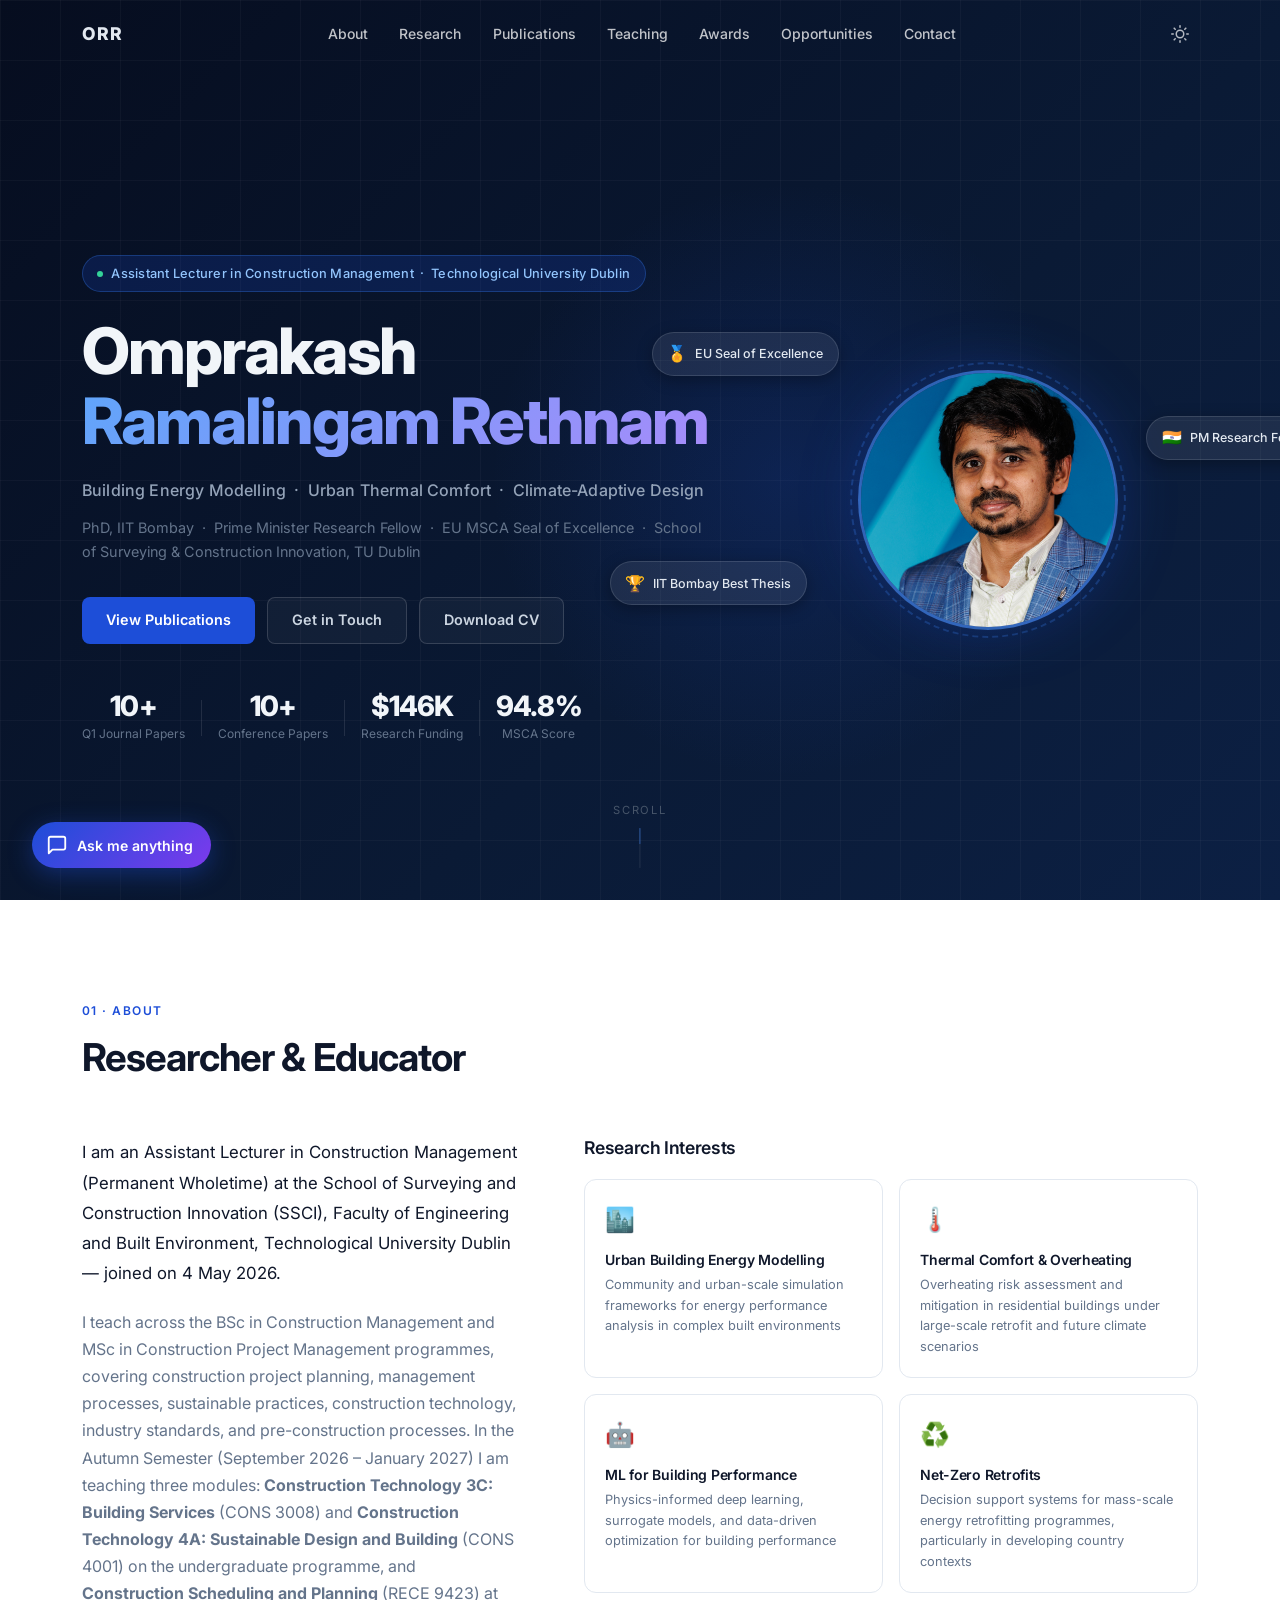
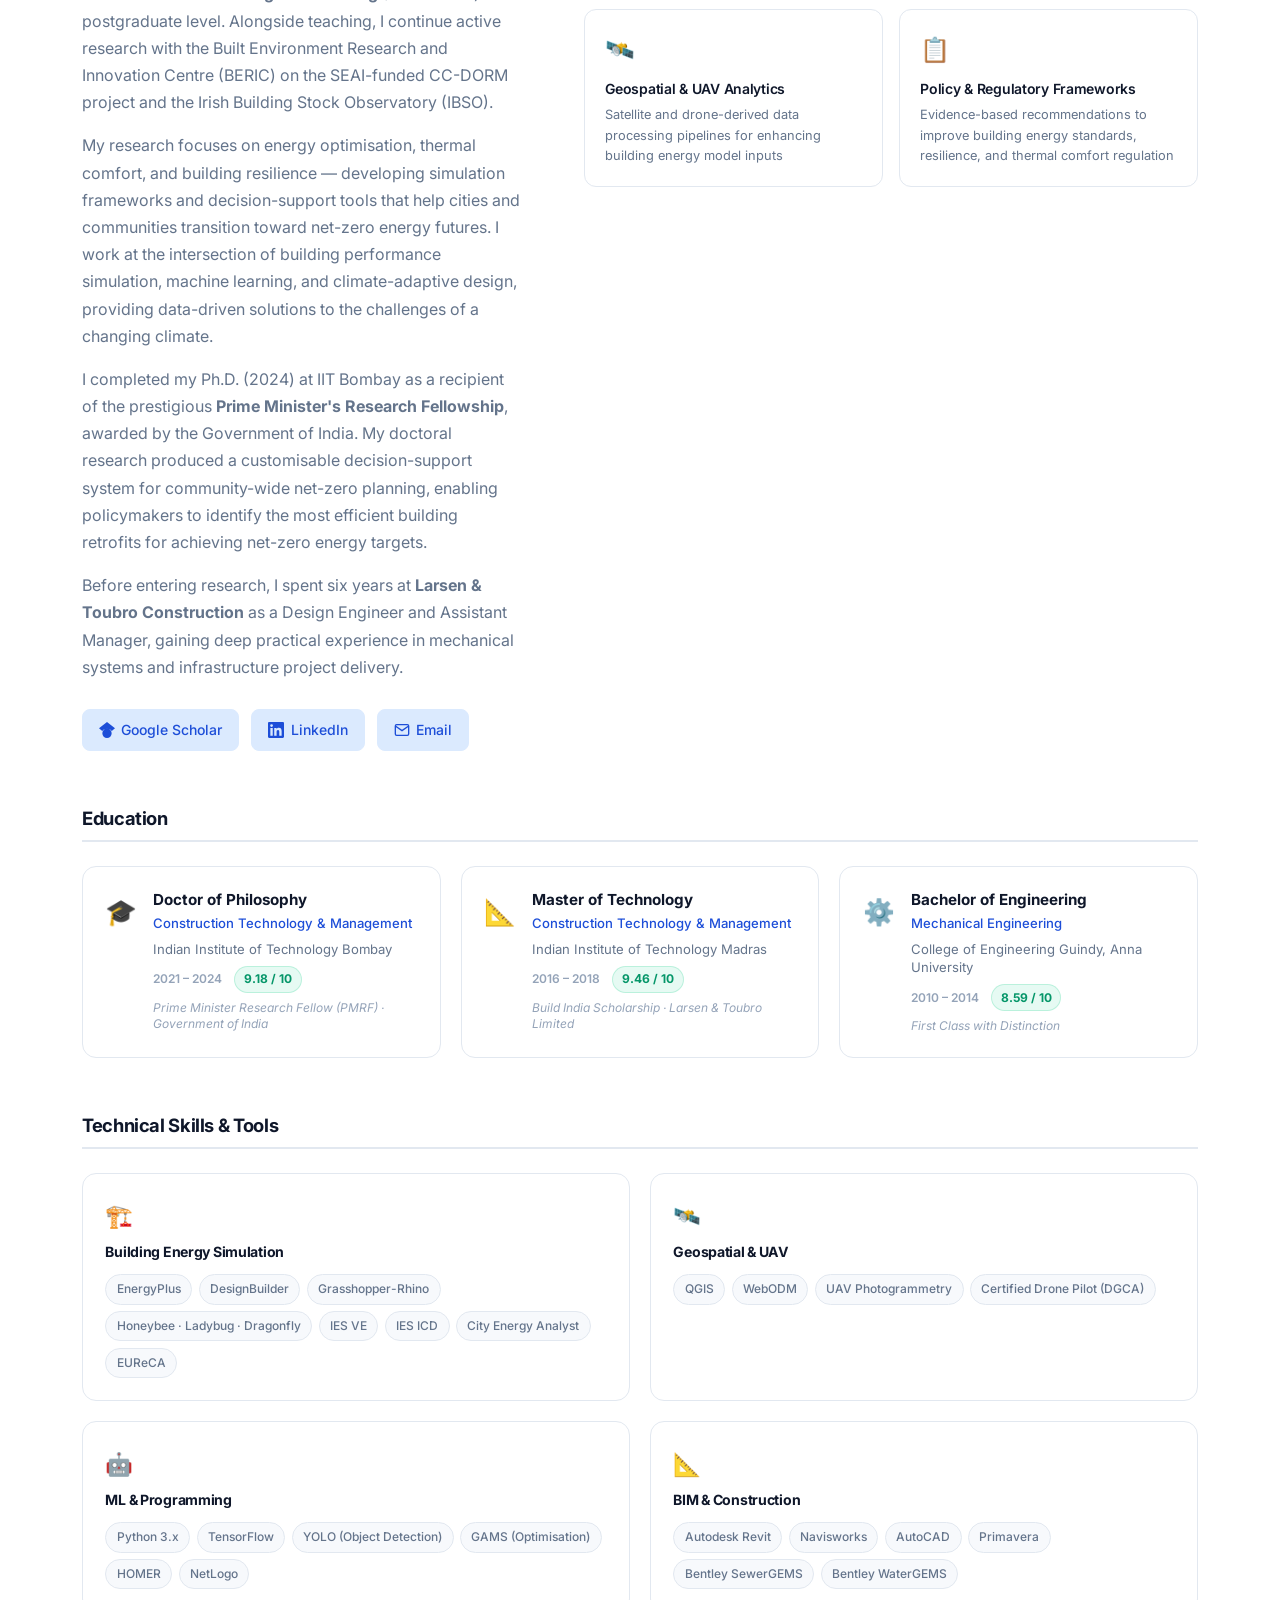
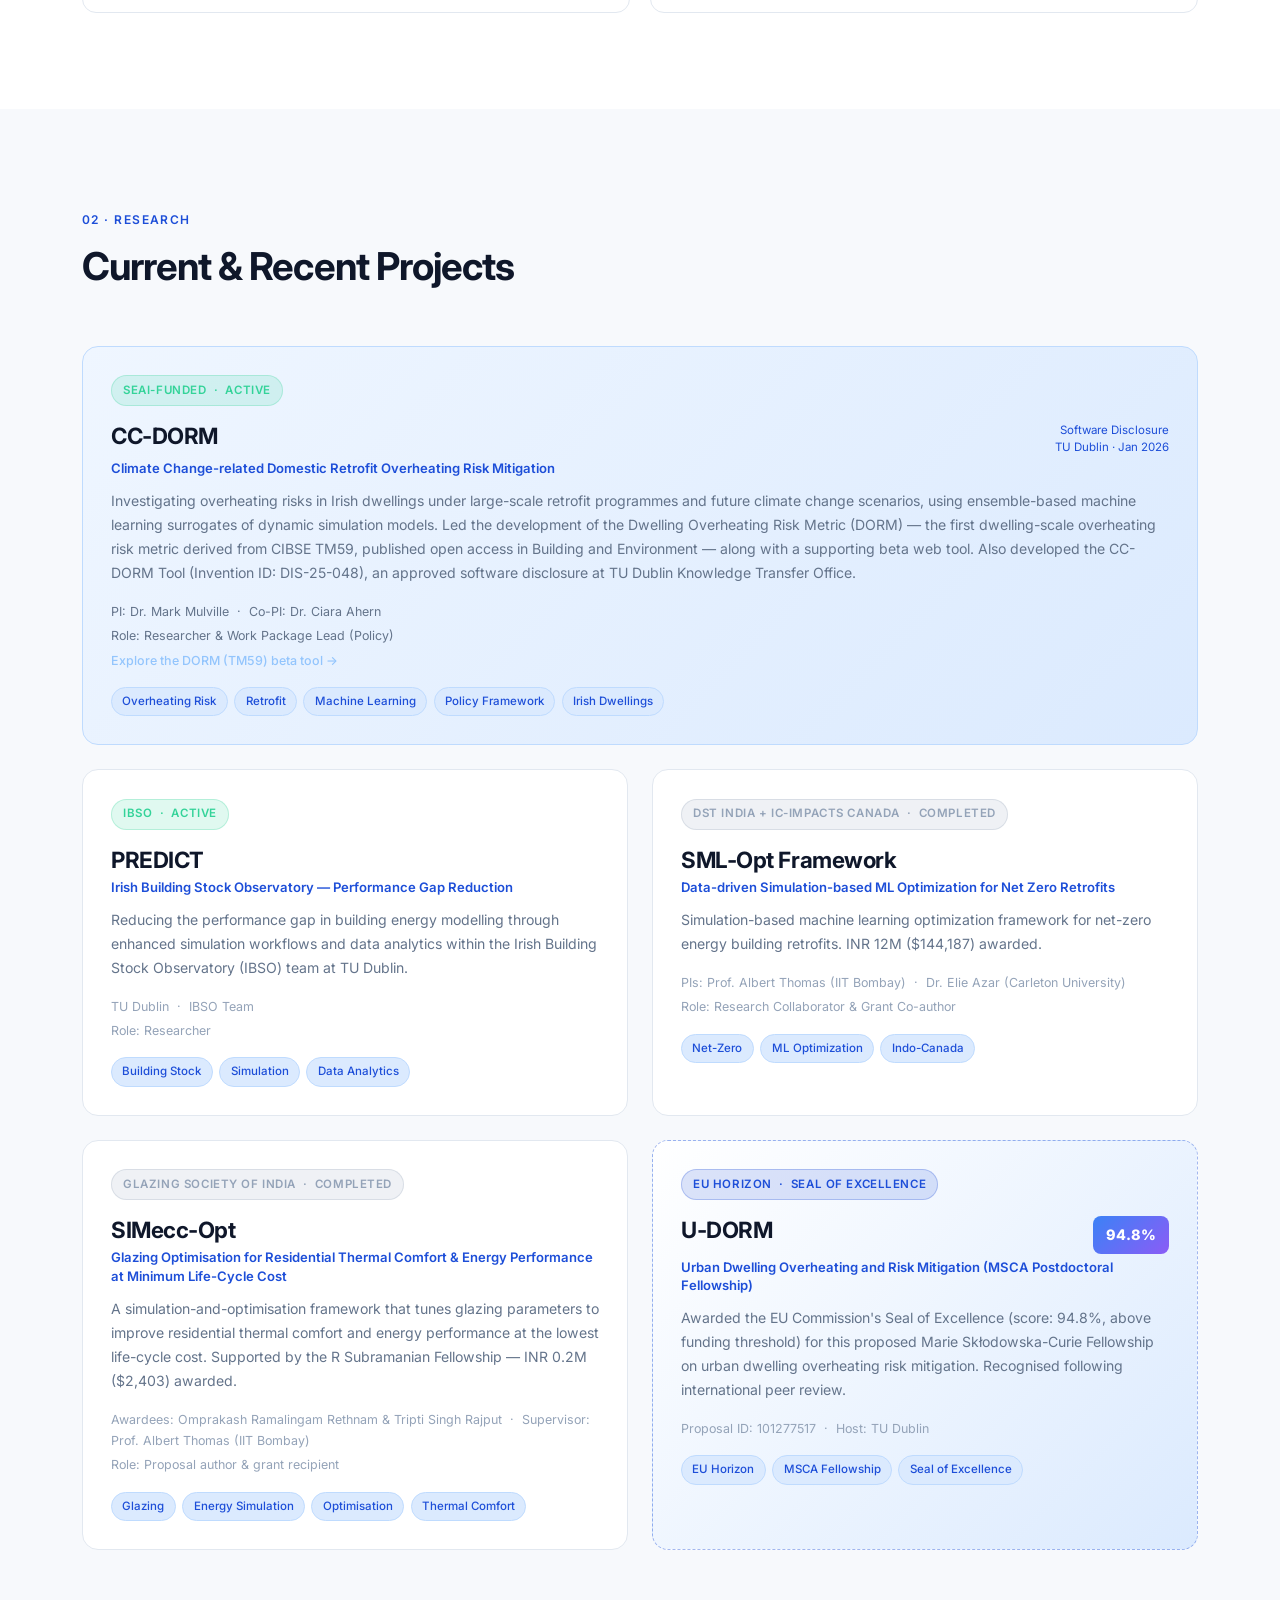
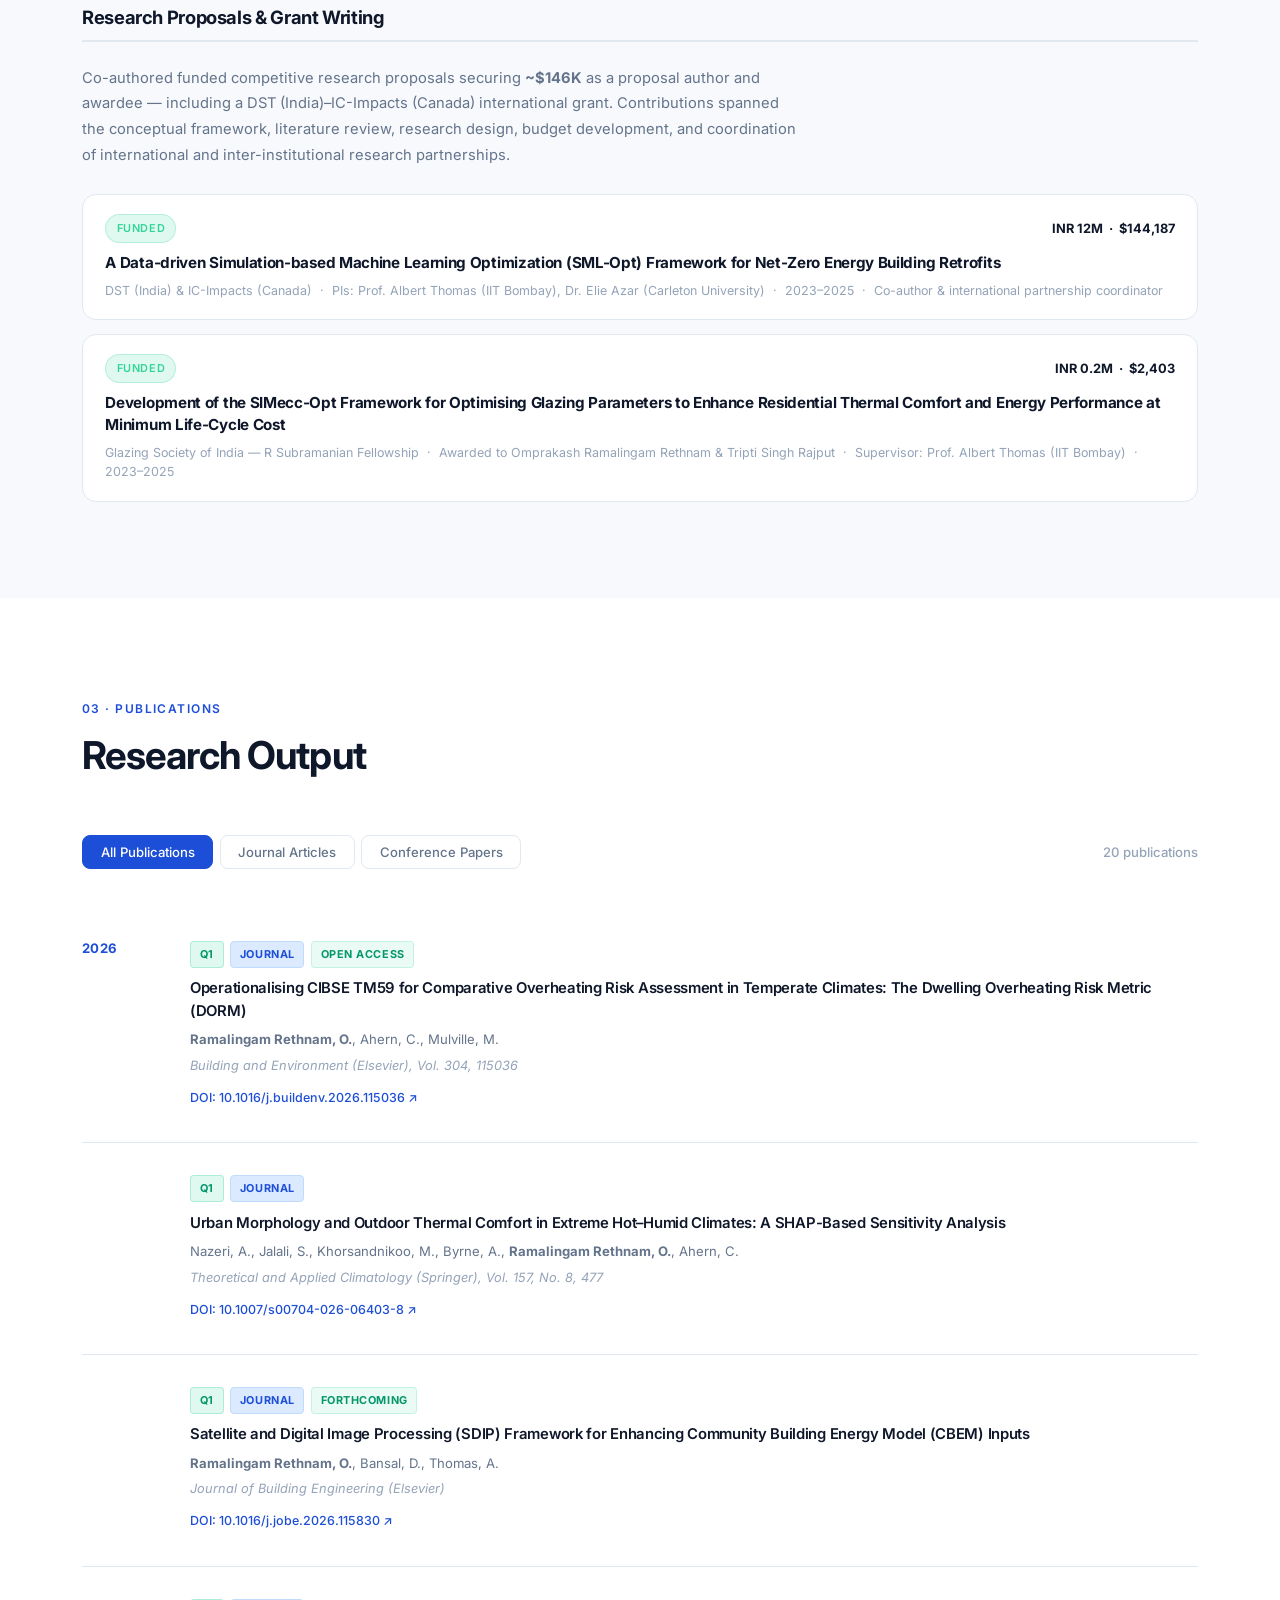
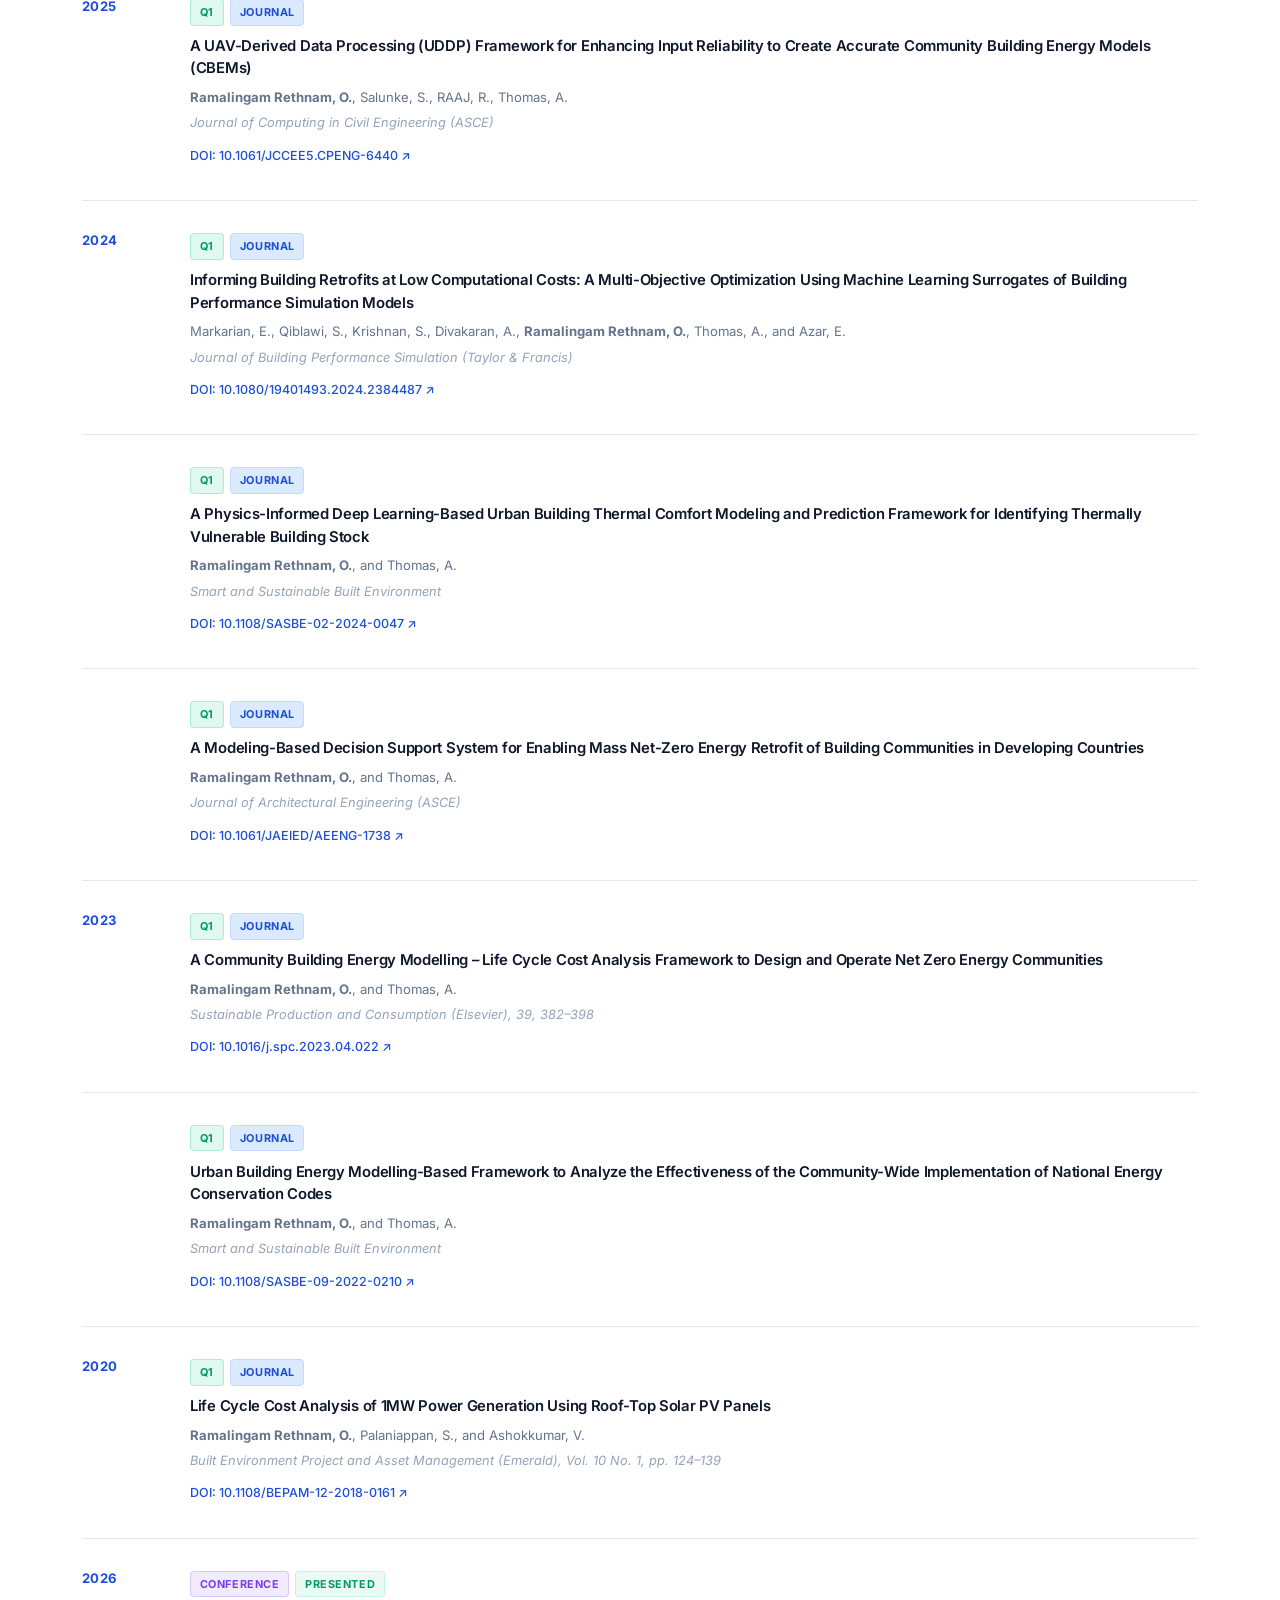
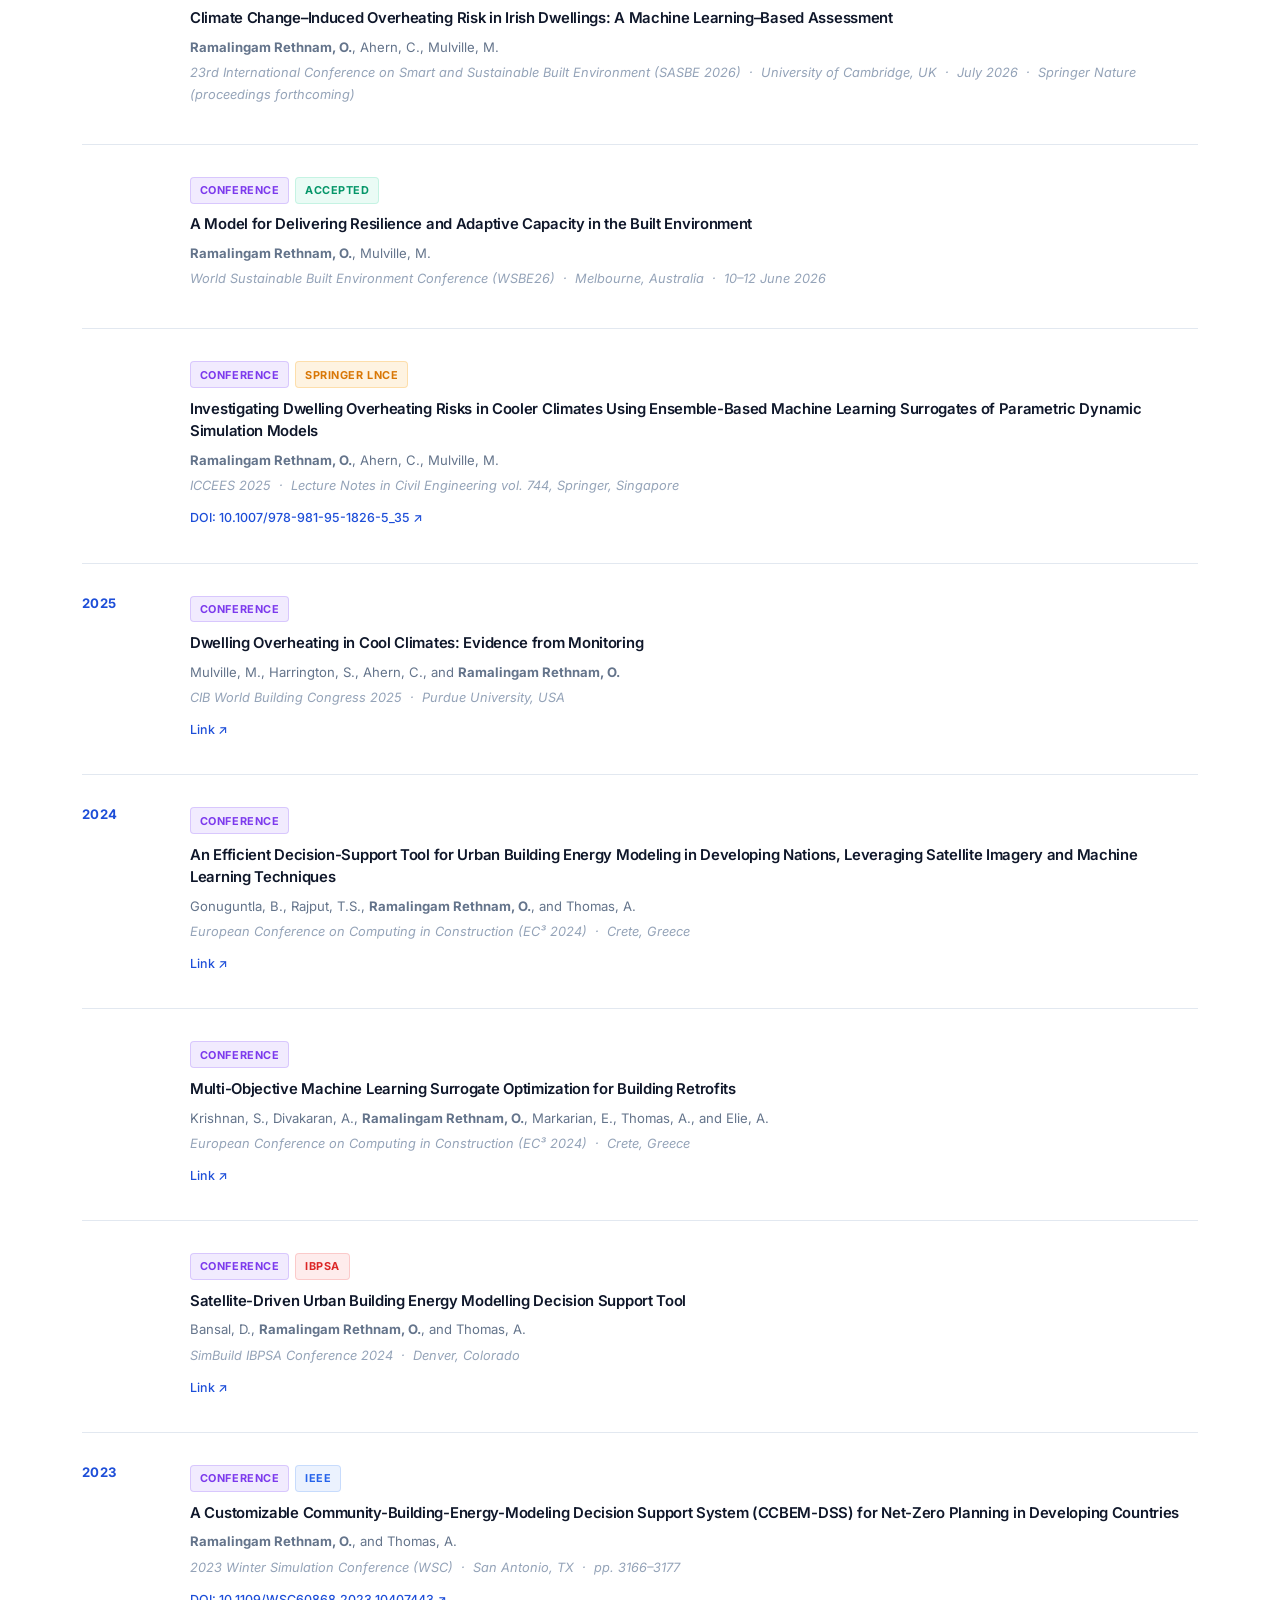
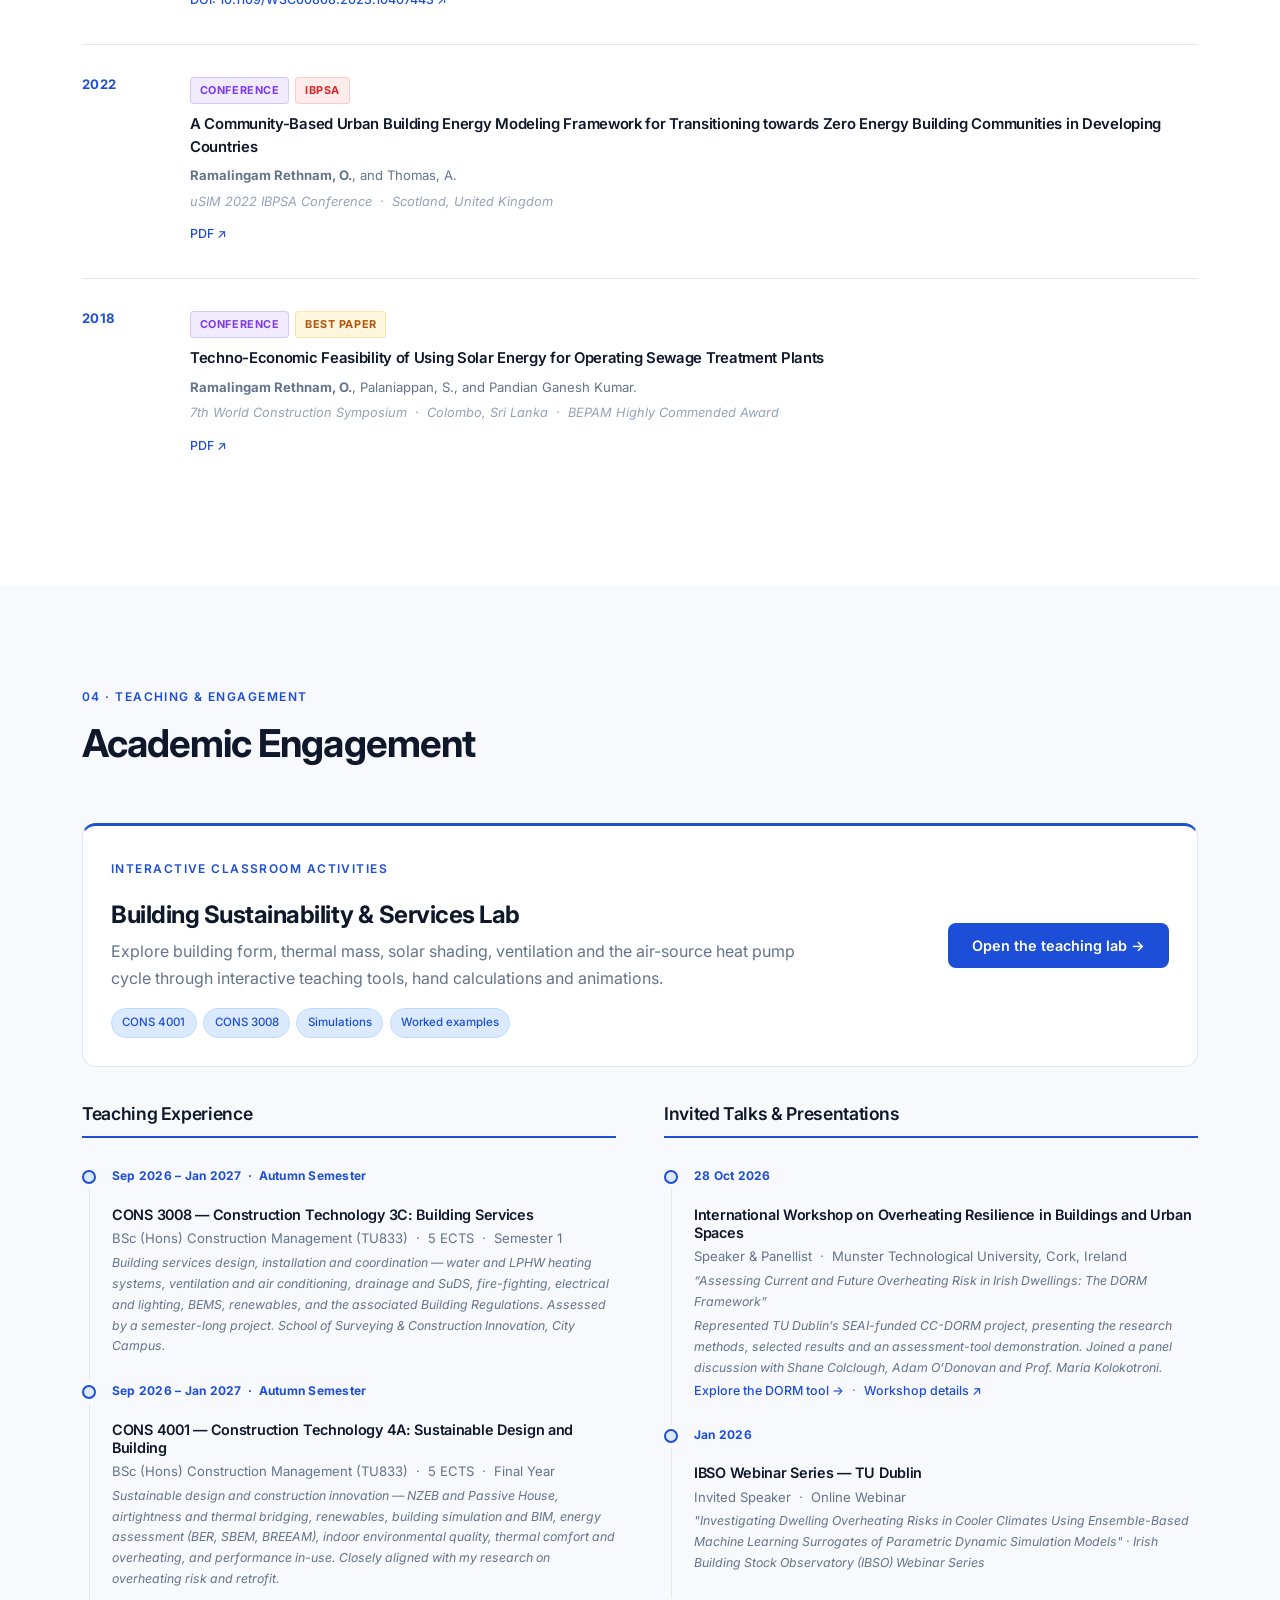
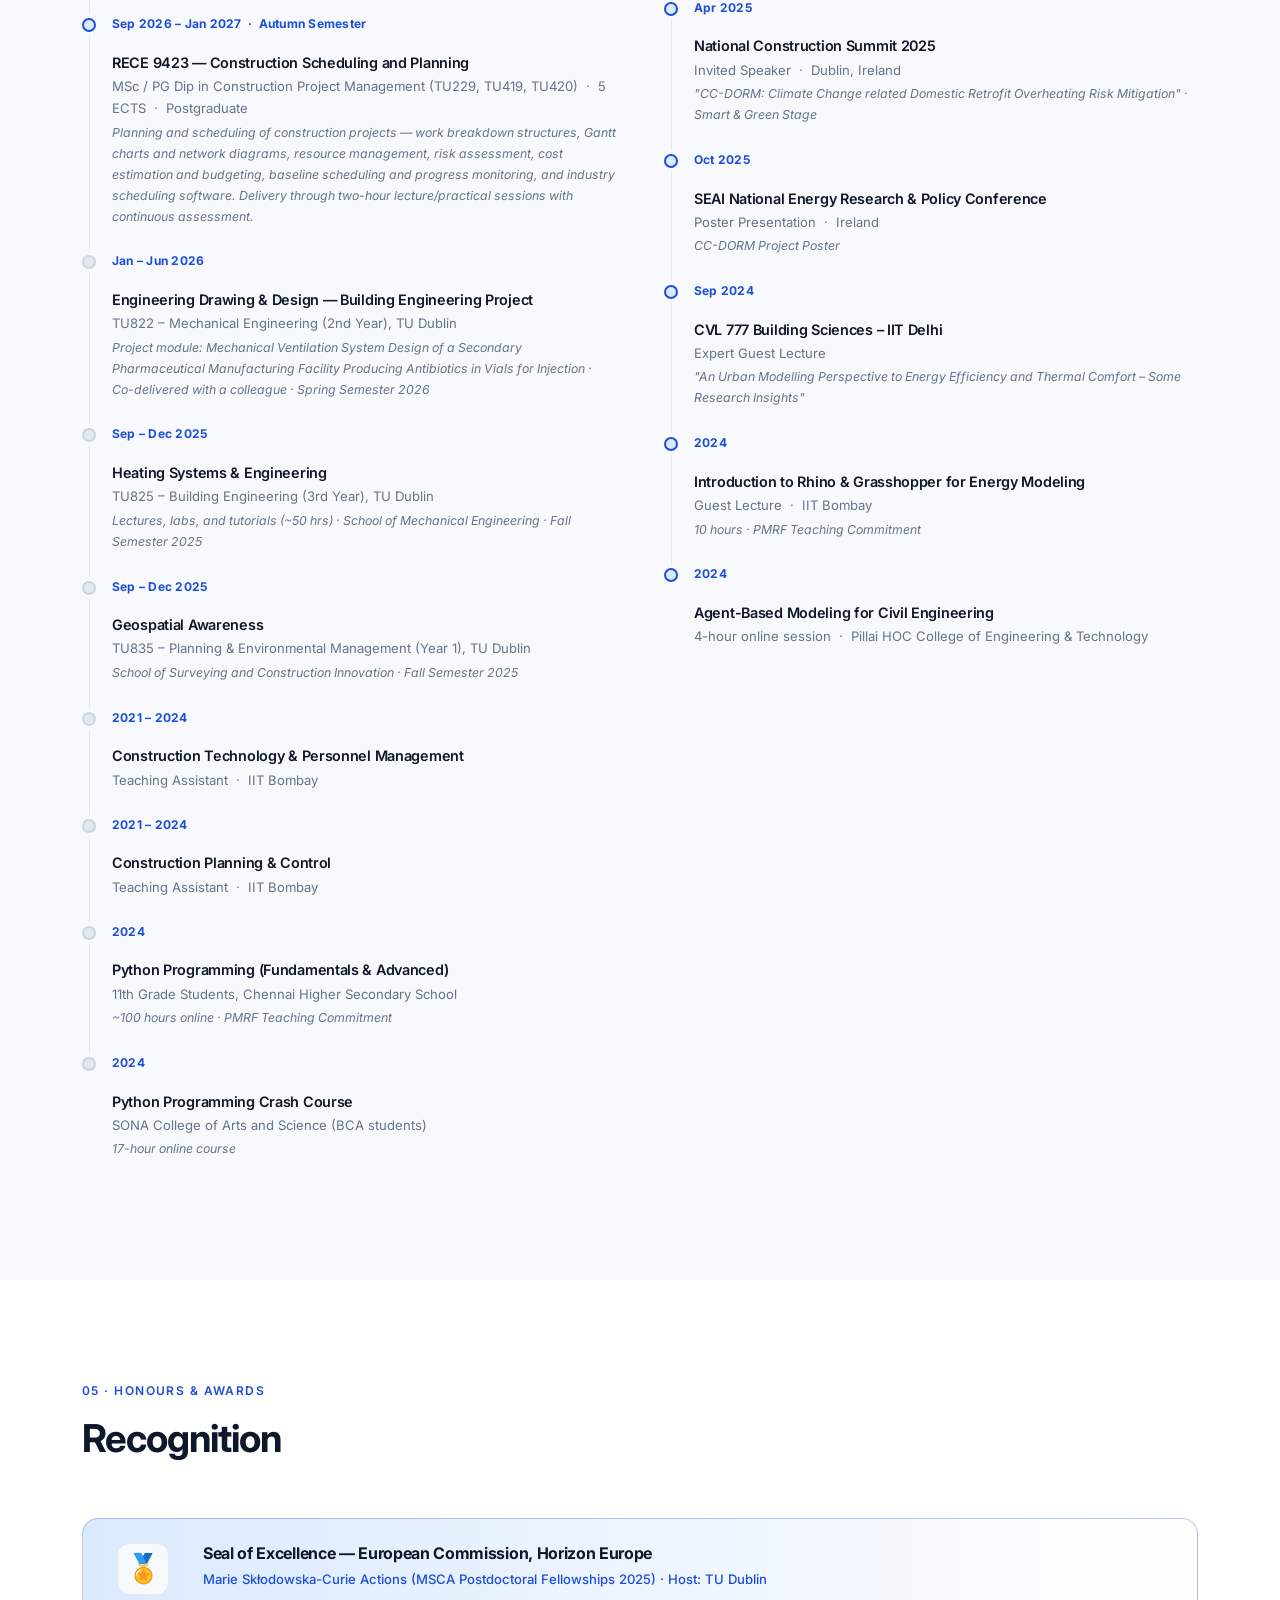
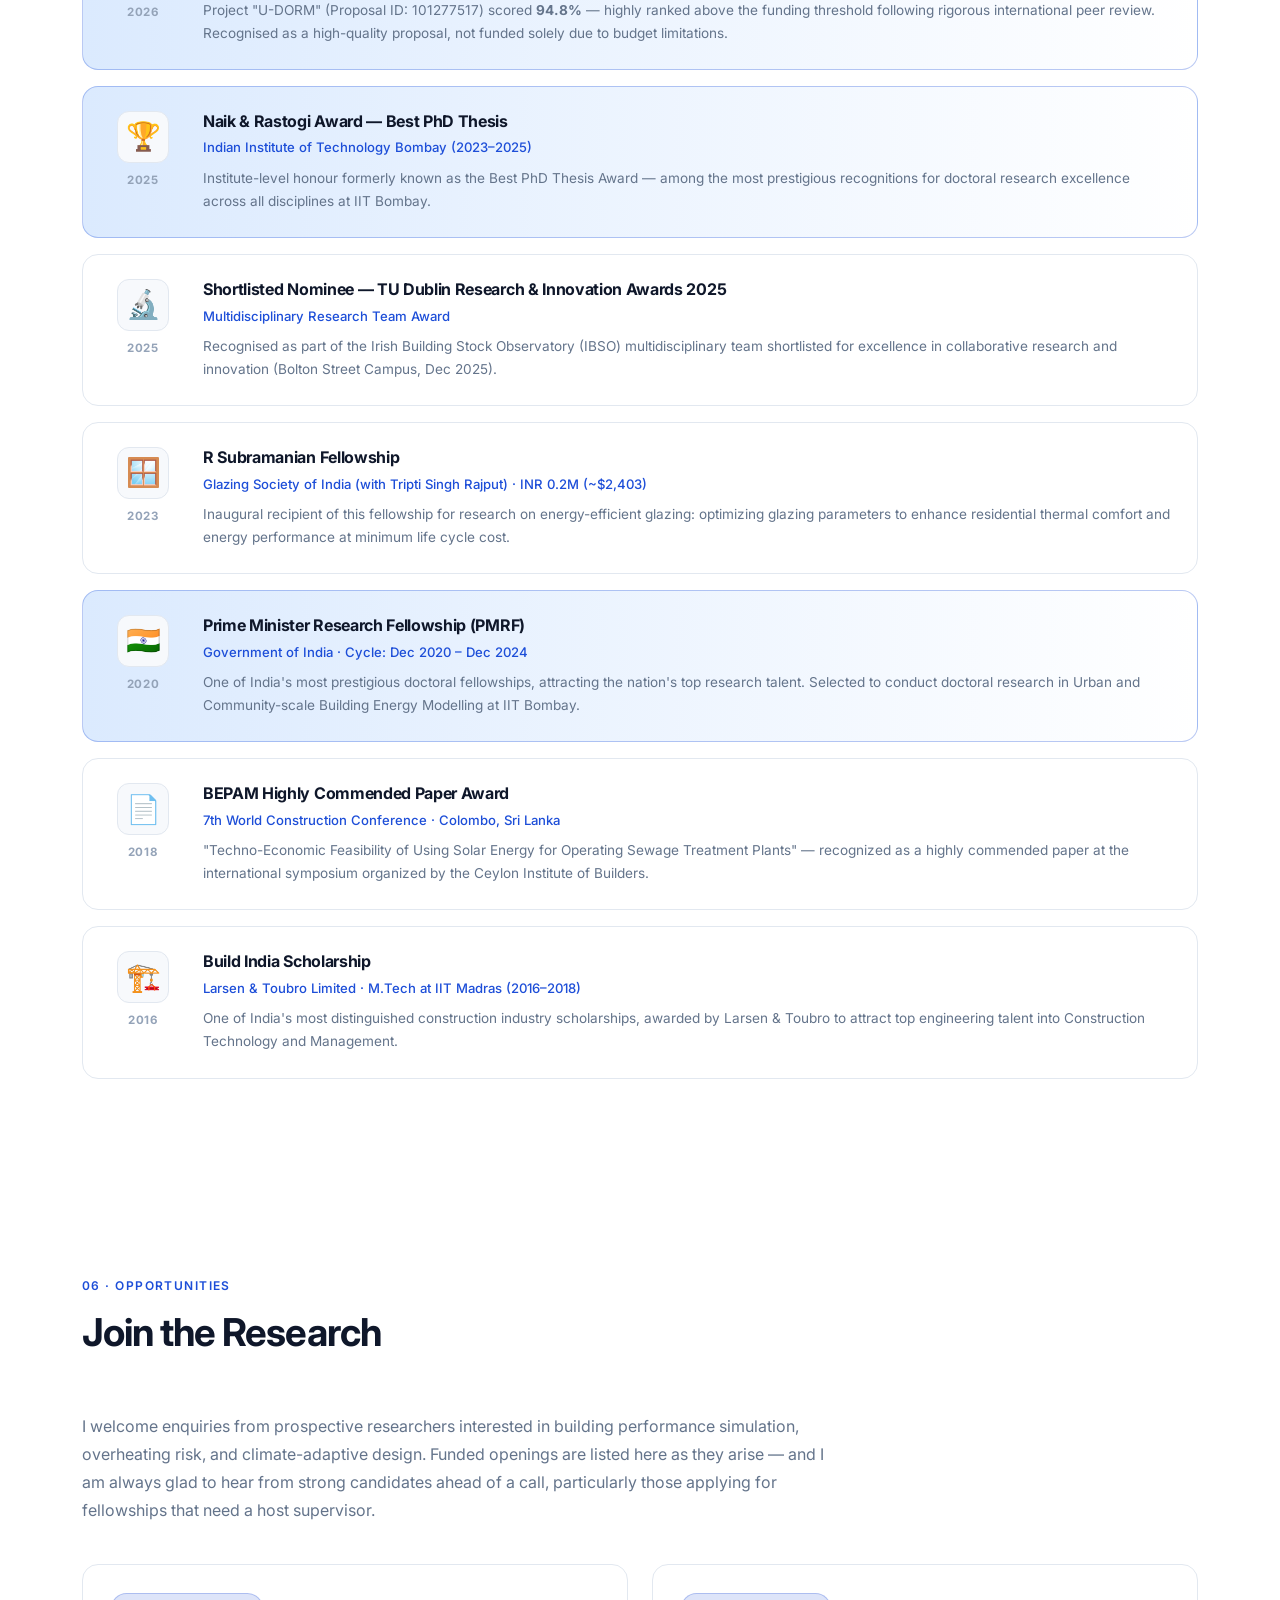
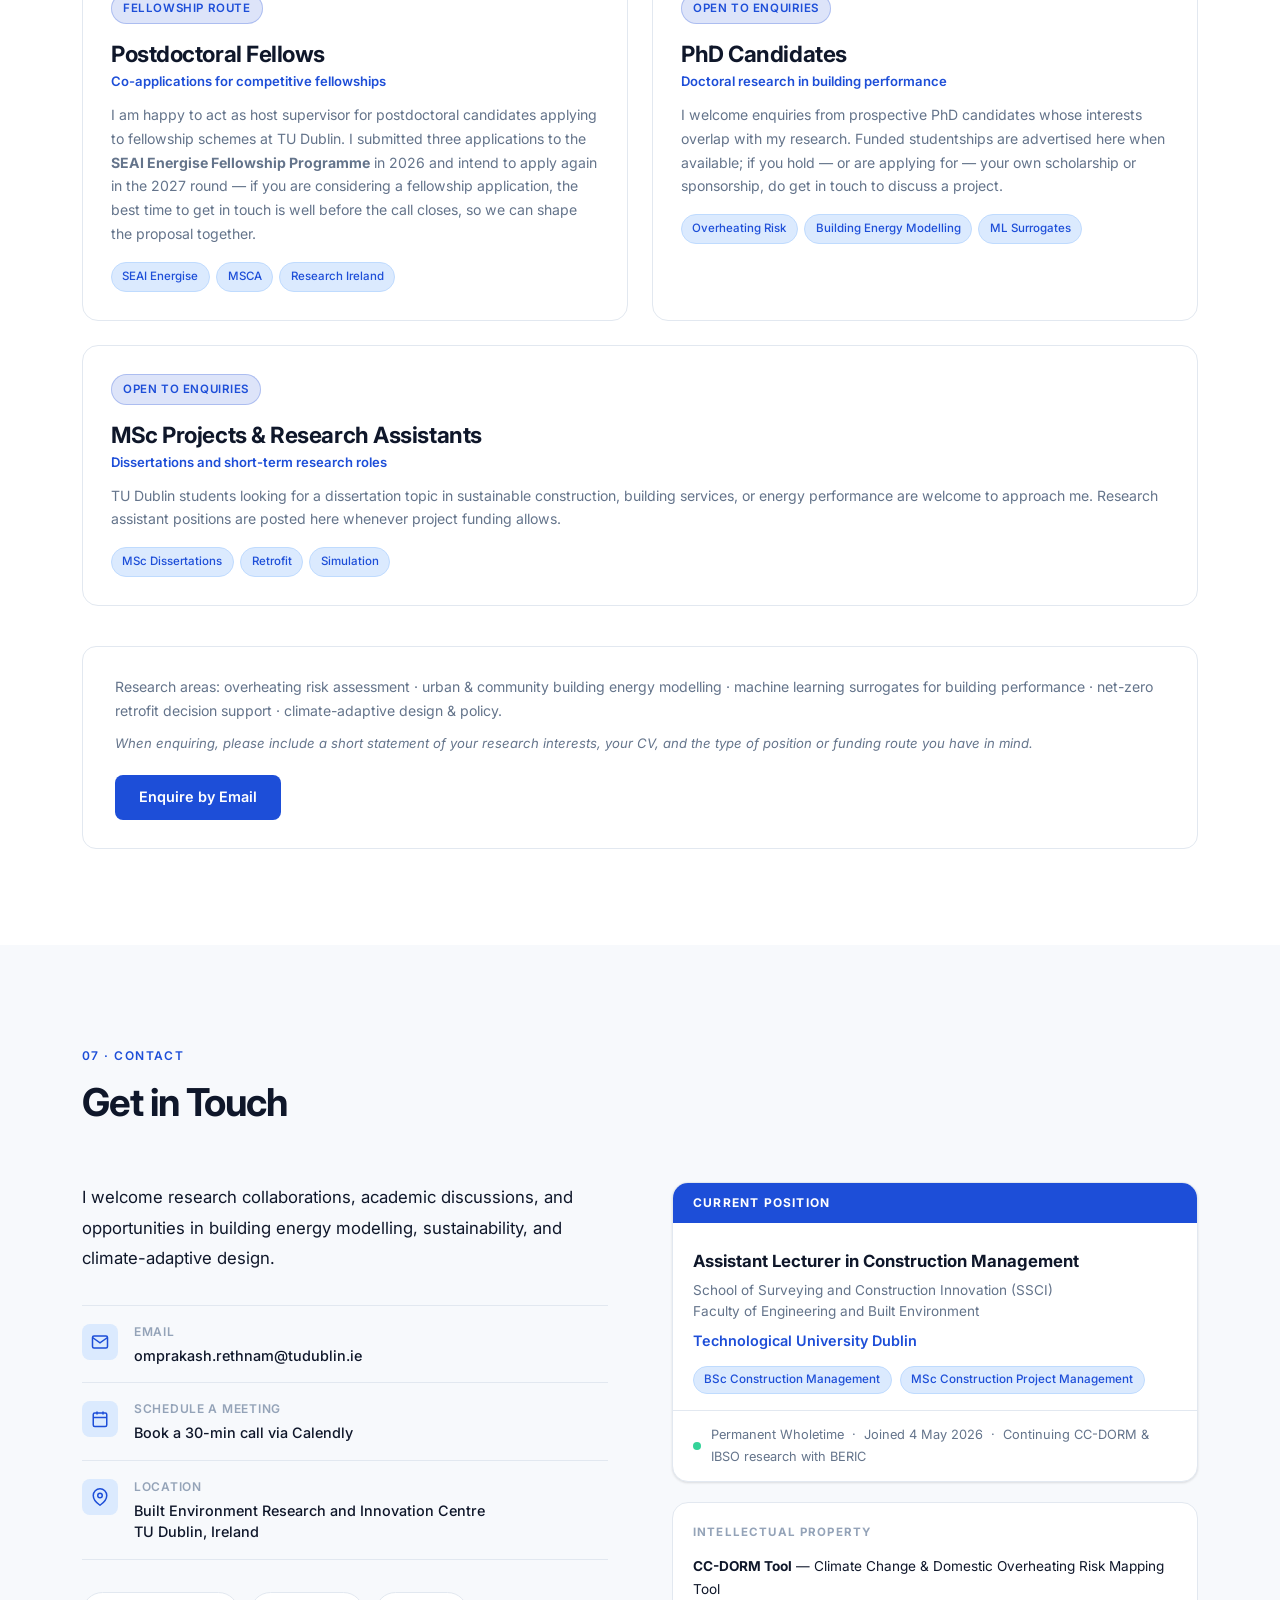
<file: index.html>
<!DOCTYPE html>
<html lang="en" data-theme="light">
<head>
    <meta charset="UTF-8">
    <meta name="viewport" content="width=device-width, initial-scale=1.0">
    <title>Dr. Omprakash Ramalingam Rethnam | Assistant Lecturer in Construction Management | TU Dublin</title>
    <meta name="description" content="Academic portfolio of Dr. Omprakash Ramalingam Rethnam, Assistant Lecturer in Construction Management at the School of Surveying and Construction Innovation, TU Dublin. Specialising in building energy modelling, urban thermal comfort, and climate-adaptive design.">
    <meta property="og:title" content="Dr. Omprakash Ramalingam Rethnam | Assistant Lecturer | TU Dublin">
    <meta property="og:description" content="Building Energy Modelling · Urban Thermal Comfort · Climate-Adaptive Design">
    <meta property="og:type" content="website">
    <link rel="preconnect" href="https://fonts.googleapis.com">
    <link rel="preconnect" href="https://fonts.gstatic.com" crossorigin>
    <link href="https://fonts.googleapis.com/css2?family=Inter:wght@300;400;500;600;700;800&display=swap" rel="stylesheet">
    <link rel="stylesheet" href="css/style.css">
    <link rel="stylesheet" href="css/teaching.css">
</head>
<body>

    <!-- ===================== NAVIGATION ===================== -->
    <nav class="navbar" id="navbar">
        <div class="nav-container">
            <a href="#home" class="nav-logo">ORR</a>
            <div class="nav-links" id="navLinks">
                <a href="#about" class="nav-link">About</a>
                <a href="#research" class="nav-link">Research</a>
                <a href="#publications" class="nav-link">Publications</a>
                <a href="#teaching" class="nav-link">Teaching</a>
                <a href="#awards" class="nav-link">Awards</a>
                <a href="#opportunities" class="nav-link">Opportunities</a>
                <a href="#contact" class="nav-link">Contact</a>
            </div>
            <div class="nav-actions">
                <button class="theme-toggle" id="themeToggle" aria-label="Toggle dark mode">
                    <svg class="icon-sun" xmlns="http://www.w3.org/2000/svg" width="18" height="18" viewBox="0 0 24 24" fill="none" stroke="currentColor" stroke-width="2" stroke-linecap="round" stroke-linejoin="round"><circle cx="12" cy="12" r="5"/><line x1="12" y1="1" x2="12" y2="3"/><line x1="12" y1="21" x2="12" y2="23"/><line x1="4.22" y1="4.22" x2="5.64" y2="5.64"/><line x1="18.36" y1="18.36" x2="19.78" y2="19.78"/><line x1="1" y1="12" x2="3" y2="12"/><line x1="21" y1="12" x2="23" y2="12"/><line x1="4.22" y1="19.78" x2="5.64" y2="18.36"/><line x1="18.36" y1="5.64" x2="19.78" y2="4.22"/></svg>
                    <svg class="icon-moon" xmlns="http://www.w3.org/2000/svg" width="18" height="18" viewBox="0 0 24 24" fill="none" stroke="currentColor" stroke-width="2" stroke-linecap="round" stroke-linejoin="round"><path d="M21 12.79A9 9 0 1 1 11.21 3 7 7 0 0 0 21 12.79z"/></svg>
                </button>
                <button class="hamburger" id="hamburger" aria-label="Toggle menu">
                    <span></span><span></span><span></span>
                </button>
            </div>
        </div>
    </nav>

    <!-- ===================== HERO ===================== -->
    <section class="hero" id="home">
        <div class="hero-bg-grid"></div>
        <div class="hero-glow"></div>
        <div class="hero-container">
            <div class="hero-content hero-content-anim">
                <div class="hero-badge">
                    <span class="badge-dot"></span>
                    Assistant Lecturer in Construction Management &nbsp;·&nbsp; Technological University Dublin
                </div>
                <h1 class="hero-name">
                    Omprakash
                    <span class="name-accent">Ramalingam Rethnam</span>
                </h1>
                <p class="hero-tagline">Building Energy Modelling &nbsp;·&nbsp; Urban Thermal Comfort &nbsp;·&nbsp; Climate-Adaptive Design</p>
                <p class="hero-bio">PhD, IIT Bombay &nbsp;·&nbsp; Prime Minister Research Fellow &nbsp;·&nbsp; EU MSCA Seal of Excellence &nbsp;·&nbsp; School of Surveying &amp; Construction Innovation, TU Dublin</p>
                <div class="hero-actions">
                    <a href="#publications" class="btn btn-primary">View Publications</a>
                    <a href="#contact" class="btn btn-ghost">Get in Touch</a>
                    <a href="assets/cv.pdf" class="btn btn-ghost" target="_blank" rel="noopener">Download CV</a>
                </div>
                <div class="hero-stats">
                    <div class="stat-item">
                        <span class="stat-number">10+</span>
                        <span class="stat-label">Q1 Journal Papers</span>
                    </div>
                    <div class="stat-divider"></div>
                    <div class="stat-item">
                        <span class="stat-number">10+</span>
                        <span class="stat-label">Conference Papers</span>
                    </div>
                    <div class="stat-divider"></div>
                    <div class="stat-item">
                        <span class="stat-number">$146K</span>
                        <span class="stat-label">Research Funding</span>
                    </div>
                    <div class="stat-divider"></div>
                    <div class="stat-item">
                        <span class="stat-number">94.8%</span>
                        <span class="stat-label">MSCA Score</span>
                    </div>
                </div>
            </div>
            <div class="hero-visual hero-visual-anim">
                <div class="profile-frame">
                    <div class="profile-photo" id="profilePhoto">
                        <img src="assets/photo.jpg" alt="Omprakash Ramalingam Rethnam">
                    </div>
                    <div class="profile-ring"></div>
                </div>
                <div class="floating-badge fb-1">
                    <span class="fb-icon">🏅</span>
                    <span>EU Seal of Excellence</span>
                </div>
                <div class="floating-badge fb-2">
                    <span class="fb-icon">🏆</span>
                    <span>IIT Bombay Best Thesis</span>
                </div>
                <div class="floating-badge fb-3">
                    <span class="fb-icon">🇮🇳</span>
                    <span>PM Research Fellow</span>
                </div>
            </div>
        </div>
        <div class="hero-scroll">
            <span>Scroll</span>
            <div class="scroll-bar"><div class="scroll-progress"></div></div>
        </div>
    </section>

    <!-- ===================== ABOUT ===================== -->
    <section class="section" id="about">
        <div class="container">
            <div class="section-header" data-animate="fade-up">
                <span class="section-tag">01 · About</span>
                <h2 class="section-title">Researcher &amp; Educator</h2>
            </div>
            <div class="about-grid">
                <div class="about-text" data-animate="fade-up">
                    <p class="lead">I am an Assistant Lecturer in Construction Management (Permanent Wholetime) at the School of Surveying and Construction Innovation (SSCI), Faculty of Engineering and Built Environment, Technological University Dublin — joined on 4 May 2026.</p>
                    <p>I teach across the BSc in Construction Management and MSc in Construction Project Management programmes, covering construction project planning, management processes, sustainable practices, construction technology, industry standards, and pre-construction processes. In the Autumn Semester (September 2026 – January 2027) I am teaching three modules: <strong>Construction Technology 3C: Building Services</strong> (CONS 3008) and <strong>Construction Technology 4A: Sustainable Design and Building</strong> (CONS 4001) on the undergraduate programme, and <strong>Construction Scheduling and Planning</strong> (RECE 9423) at postgraduate level. Alongside teaching, I continue active research with the Built Environment Research and Innovation Centre (BERIC) on the SEAI-funded CC-DORM project and the Irish Building Stock Observatory (IBSO).</p>
                    <p>My research focuses on energy optimisation, thermal comfort, and building resilience — developing simulation frameworks and decision-support tools that help cities and communities transition toward net-zero energy futures. I work at the intersection of building performance simulation, machine learning, and climate-adaptive design, providing data-driven solutions to the challenges of a changing climate.</p>
                    <p>I completed my Ph.D. (2024) at IIT Bombay as a recipient of the prestigious <strong>Prime Minister's Research Fellowship</strong>, awarded by the Government of India. My doctoral research produced a customisable decision-support system for community-wide net-zero planning, enabling policymakers to identify the most efficient building retrofits for achieving net-zero energy targets.</p>
                    <p>Before entering research, I spent six years at <strong>Larsen &amp; Toubro Construction</strong> as a Design Engineer and Assistant Manager, gaining deep practical experience in mechanical systems and infrastructure project delivery.</p>
                    <div class="about-links">
                        <a href="https://scholar.google.com/citations?user=IfaK8TwAAAAJ&hl=en" target="_blank" rel="noopener" class="icon-link">
                            <svg xmlns="http://www.w3.org/2000/svg" width="16" height="16" viewBox="0 0 24 24" fill="currentColor"><path d="M12 24a7 7 0 1 1 0-14 7 7 0 0 1 0 14zm0-24L0 9.5l4.838 3.94A8 8 0 0 1 12 10a8 8 0 0 1 7.162 3.44L24 9.5 12 0z"/></svg>
                            Google Scholar
                        </a>
                        <a href="https://www.linkedin.com/in/omprakashrethnam/" target="_blank" rel="noopener" class="icon-link">
                            <svg xmlns="http://www.w3.org/2000/svg" width="16" height="16" viewBox="0 0 24 24" fill="currentColor"><path d="M20.447 20.452h-3.554v-5.569c0-1.328-.027-3.037-1.852-3.037-1.853 0-2.136 1.445-2.136 2.939v5.667H9.351V9h3.414v1.561h.046c.477-.9 1.637-1.85 3.37-1.85 3.601 0 4.267 2.37 4.267 5.455v6.286zM5.337 7.433a2.062 2.062 0 0 1-2.063-2.065 2.064 2.064 0 1 1 2.063 2.065zm1.782 13.019H3.555V9h3.564v11.452zM22.225 0H1.771C.792 0 0 .774 0 1.729v20.542C0 23.227.792 24 1.771 24h20.451C23.2 24 24 23.227 24 22.271V1.729C24 .774 23.2 0 22.222 0h.003z"/></svg>
                            LinkedIn
                        </a>
                        <a href="mailto:omprakash.rethnam@tudublin.ie" class="icon-link">
                            <svg xmlns="http://www.w3.org/2000/svg" width="16" height="16" viewBox="0 0 24 24" fill="none" stroke="currentColor" stroke-width="2"><path d="M4 4h16c1.1 0 2 .9 2 2v12c0 1.1-.9 2-2 2H4c-1.1 0-2-.9-2-2V6c0-1.1.9-2 2-2z"/><polyline points="22,6 12,13 2,6"/></svg>
                            Email
                        </a>
                    </div>
                </div>
                <div class="interests-panel" data-animate="fade-up" style="--delay:0.15s">
                    <h3 class="panel-title">Research Interests</h3>
                    <div class="interests-grid">
                        <div class="interest-card">
                            <div class="ic-icon">🏙️</div>
                            <h4>Urban Building Energy Modelling</h4>
                            <p>Community and urban-scale simulation frameworks for energy performance analysis in complex built environments</p>
                        </div>
                        <div class="interest-card">
                            <div class="ic-icon">🌡️</div>
                            <h4>Thermal Comfort &amp; Overheating</h4>
                            <p>Overheating risk assessment and mitigation in residential buildings under large-scale retrofit and future climate scenarios</p>
                        </div>
                        <div class="interest-card">
                            <div class="ic-icon">🤖</div>
                            <h4>ML for Building Performance</h4>
                            <p>Physics-informed deep learning, surrogate models, and data-driven optimization for building performance</p>
                        </div>
                        <div class="interest-card">
                            <div class="ic-icon">♻️</div>
                            <h4>Net-Zero Retrofits</h4>
                            <p>Decision support systems for mass-scale energy retrofitting programmes, particularly in developing country contexts</p>
                        </div>
                        <div class="interest-card">
                            <div class="ic-icon">🛰️</div>
                            <h4>Geospatial &amp; UAV Analytics</h4>
                            <p>Satellite and drone-derived data processing pipelines for enhancing building energy model inputs</p>
                        </div>
                        <div class="interest-card">
                            <div class="ic-icon">📋</div>
                            <h4>Policy &amp; Regulatory Frameworks</h4>
                            <p>Evidence-based recommendations to improve building energy standards, resilience, and thermal comfort regulation</p>
                        </div>
                    </div>
                </div>
            </div>

            <!-- Education -->
            <div class="edu-block" data-animate="fade-up">
                <h3 class="block-title">Education</h3>
                <div class="edu-grid">
                    <div class="edu-card">
                        <div class="edu-icon">🎓</div>
                        <div class="edu-detail">
                            <div class="edu-degree">Doctor of Philosophy</div>
                            <div class="edu-field">Construction Technology &amp; Management</div>
                            <div class="edu-inst">Indian Institute of Technology Bombay</div>
                            <div class="edu-meta">
                                <span class="edu-year">2021 – 2024</span>
                                <span class="edu-grade">9.18 / 10</span>
                            </div>
                            <div class="edu-note">Prime Minister Research Fellow (PMRF) · Government of India</div>
                        </div>
                    </div>
                    <div class="edu-card">
                        <div class="edu-icon">📐</div>
                        <div class="edu-detail">
                            <div class="edu-degree">Master of Technology</div>
                            <div class="edu-field">Construction Technology &amp; Management</div>
                            <div class="edu-inst">Indian Institute of Technology Madras</div>
                            <div class="edu-meta">
                                <span class="edu-year">2016 – 2018</span>
                                <span class="edu-grade">9.46 / 10</span>
                            </div>
                            <div class="edu-note">Build India Scholarship · Larsen &amp; Toubro Limited</div>
                        </div>
                    </div>
                    <div class="edu-card">
                        <div class="edu-icon">⚙️</div>
                        <div class="edu-detail">
                            <div class="edu-degree">Bachelor of Engineering</div>
                            <div class="edu-field">Mechanical Engineering</div>
                            <div class="edu-inst">College of Engineering Guindy, Anna University</div>
                            <div class="edu-meta">
                                <span class="edu-year">2010 – 2014</span>
                                <span class="edu-grade">8.59 / 10</span>
                            </div>
                            <div class="edu-note">First Class with Distinction</div>
                        </div>
                    </div>
                </div>
            </div>

            <!-- Technical Skills -->
            <div class="skills-block" data-animate="fade-up">
                <h3 class="block-title">Technical Skills &amp; Tools</h3>
                <div class="skills-grid">
                    <div class="skill-category">
                        <div class="skill-cat-icon">🏗️</div>
                        <h4>Building Energy Simulation</h4>
                        <div class="skill-pills">
                            <span>EnergyPlus</span><span>DesignBuilder</span><span>Grasshopper-Rhino</span>
                            <span>Honeybee · Ladybug · Dragonfly</span><span>IES VE</span>
                            <span>IES ICD</span><span>City Energy Analyst</span><span>EUReCA</span>
                        </div>
                    </div>
                    <div class="skill-category">
                        <div class="skill-cat-icon">🛰️</div>
                        <h4>Geospatial &amp; UAV</h4>
                        <div class="skill-pills">
                            <span>QGIS</span><span>WebODM</span>
                            <span>UAV Photogrammetry</span>
                            <span>Certified Drone Pilot (DGCA)</span>
                        </div>
                    </div>
                    <div class="skill-category">
                        <div class="skill-cat-icon">🤖</div>
                        <h4>ML &amp; Programming</h4>
                        <div class="skill-pills">
                            <span>Python 3.x</span><span>TensorFlow</span>
                            <span>YOLO (Object Detection)</span>
                            <span>GAMS (Optimisation)</span>
                            <span>HOMER</span><span>NetLogo</span>
                        </div>
                    </div>
                    <div class="skill-category">
                        <div class="skill-cat-icon">📐</div>
                        <h4>BIM &amp; Construction</h4>
                        <div class="skill-pills">
                            <span>Autodesk Revit</span><span>Navisworks</span>
                            <span>AutoCAD</span><span>Primavera</span>
                            <span>Bentley SewerGEMS</span><span>Bentley WaterGEMS</span>
                        </div>
                    </div>
                </div>
            </div>

        </div>
    </section>

    <!-- ===================== RESEARCH ===================== -->
    <section class="section section-alt" id="research">
        <div class="container">
            <div class="section-header" data-animate="fade-up">
                <span class="section-tag">02 · Research</span>
                <h2 class="section-title">Current &amp; Recent Projects</h2>
            </div>
            <div class="projects-grid">
                <div class="project-card project-featured" data-animate="fade-up">
                    <div class="project-status status-active">SEAI-Funded &nbsp;·&nbsp; Active</div>
                    <div class="project-header">
                        <h3>CC-DORM</h3>
                        <div class="project-disclosure">Software Disclosure<br>TU Dublin · Jan 2026</div>
                    </div>
                    <p class="project-fullname">Climate Change-related Domestic Retrofit Overheating Risk Mitigation</p>
                    <p class="project-desc">Investigating overheating risks in Irish dwellings under large-scale retrofit programmes and future climate change scenarios, using ensemble-based machine learning surrogates of dynamic simulation models. Led the development of the Dwelling Overheating Risk Metric (DORM) — the first dwelling-scale overheating risk metric derived from CIBSE TM59, published open access in Building and Environment — along with a supporting beta web tool. Also developed the CC-DORM Tool (Invention ID: DIS-25-048), an approved software disclosure at TU Dublin Knowledge Transfer Office.</p>
                    <div class="project-info">
                        <span>PI: Dr. Mark Mulville &nbsp;·&nbsp; Co-PI: Dr. Ciara Ahern</span>
                        <span>Role: Researcher &amp; Work Package Lead (Policy)</span>
                        <span><a href="tools/dorm.html" class="pub-link">Explore the DORM (TM59) beta tool →</a></span>
                    </div>
                    <div class="project-chips">
                        <span class="chip">Overheating Risk</span>
                        <span class="chip">Retrofit</span>
                        <span class="chip">Machine Learning</span>
                        <span class="chip">Policy Framework</span>
                        <span class="chip">Irish Dwellings</span>
                    </div>
                </div>

                <div class="project-card" data-animate="fade-up" style="--delay:0.1s">
                    <div class="project-status status-active">IBSO &nbsp;·&nbsp; Active</div>
                    <h3>PREDICT</h3>
                    <p class="project-fullname">Irish Building Stock Observatory — Performance Gap Reduction</p>
                    <p class="project-desc">Reducing the performance gap in building energy modelling through enhanced simulation workflows and data analytics within the Irish Building Stock Observatory (IBSO) team at TU Dublin.</p>
                    <div class="project-info">
                        <span>TU Dublin &nbsp;·&nbsp; IBSO Team</span>
                        <span>Role: Researcher</span>
                    </div>
                    <div class="project-chips">
                        <span class="chip">Building Stock</span>
                        <span class="chip">Simulation</span>
                        <span class="chip">Data Analytics</span>
                    </div>
                </div>

                <div class="project-card" data-animate="fade-up" style="--delay:0.2s">
                    <div class="project-status status-complete">DST India + IC-Impacts Canada &nbsp;·&nbsp; Completed</div>
                    <h3>SML-Opt Framework</h3>
                    <p class="project-fullname">Data-driven Simulation-based ML Optimization for Net Zero Retrofits</p>
                    <p class="project-desc">Simulation-based machine learning optimization framework for net-zero energy building retrofits. INR 12M ($144,187) awarded.</p>
                    <div class="project-info">
                        <span>PIs: Prof. Albert Thomas (IIT Bombay) &nbsp;·&nbsp; Dr. Elie Azar (Carleton University)</span>
                        <span>Role: Research Collaborator &amp; Grant Co-author</span>
                    </div>
                    <div class="project-chips">
                        <span class="chip">Net-Zero</span>
                        <span class="chip">ML Optimization</span>
                        <span class="chip">Indo-Canada</span>
                    </div>
                </div>

                <div class="project-card" data-animate="fade-up" style="--delay:0.3s">
                    <div class="project-status status-complete">Glazing Society of India &nbsp;·&nbsp; Completed</div>
                    <h3>SIMecc-Opt</h3>
                    <p class="project-fullname">Glazing Optimisation for Residential Thermal Comfort &amp; Energy Performance at Minimum Life-Cycle Cost</p>
                    <p class="project-desc">A simulation-and-optimisation framework that tunes glazing parameters to improve residential thermal comfort and energy performance at the lowest life-cycle cost. Supported by the R Subramanian Fellowship — INR 0.2M ($2,403) awarded.</p>
                    <div class="project-info">
                        <span>Awardees: Omprakash Ramalingam Rethnam &amp; Tripti Singh Rajput &nbsp;·&nbsp; Supervisor: Prof. Albert Thomas (IIT Bombay)</span>
                        <span>Role: Proposal author &amp; grant recipient</span>
                    </div>
                    <div class="project-chips">
                        <span class="chip">Glazing</span>
                        <span class="chip">Energy Simulation</span>
                        <span class="chip">Optimisation</span>
                        <span class="chip">Thermal Comfort</span>
                    </div>
                </div>

                <div class="project-card project-proposed" data-animate="fade-up" style="--delay:0.4s">
                    <div class="project-status status-proposed">EU Horizon &nbsp;·&nbsp; Seal of Excellence</div>
                    <div class="project-header">
                        <h3>U-DORM</h3>
                        <div class="project-score">94.8%</div>
                    </div>
                    <p class="project-fullname">Urban Dwelling Overheating and Risk Mitigation (MSCA Postdoctoral Fellowship)</p>
                    <p class="project-desc">Awarded the EU Commission's Seal of Excellence (score: 94.8%, above funding threshold) for this proposed Marie Skłodowska-Curie Fellowship on urban dwelling overheating risk mitigation. Recognised following international peer review.</p>
                    <div class="project-info">
                        <span>Proposal ID: 101277517 &nbsp;·&nbsp; Host: TU Dublin</span>
                    </div>
                    <div class="project-chips">
                        <span class="chip">EU Horizon</span>
                        <span class="chip">MSCA Fellowship</span>
                        <span class="chip">Seal of Excellence</span>
                    </div>
                </div>
            </div>

            <!-- Research Proposals & Grant Writing -->
            <div class="proposals-block" data-animate="fade-up">
                <h3 class="block-title">Research Proposals &amp; Grant Writing</h3>
                <p class="proposals-lead">Co-authored funded competitive research proposals securing <strong>~$146K</strong> as a proposal author and awardee — including a DST (India)–IC-Impacts (Canada) international grant. Contributions spanned the conceptual framework, literature review, research design, budget development, and coordination of international and inter-institutional research partnerships.</p>
                <div class="proposals-list">

                    <div class="proposal-row">
                        <div class="proposal-top">
                            <span class="proposal-status status-active">Funded</span>
                            <span class="proposal-amount">INR 12M &nbsp;·&nbsp; $144,187</span>
                        </div>
                        <h4 class="proposal-title">A Data-driven Simulation-based Machine Learning Optimization (SML-Opt) Framework for Net-Zero Energy Building Retrofits</h4>
                        <p class="proposal-meta">DST (India) &amp; IC-Impacts (Canada) &nbsp;·&nbsp; PIs: Prof. Albert Thomas (IIT Bombay), Dr. Elie Azar (Carleton University) &nbsp;·&nbsp; 2023–2025 &nbsp;·&nbsp; Co-author &amp; international partnership coordinator</p>
                    </div>

                    <div class="proposal-row">
                        <div class="proposal-top">
                            <span class="proposal-status status-active">Funded</span>
                            <span class="proposal-amount">INR 0.2M &nbsp;·&nbsp; $2,403</span>
                        </div>
                        <h4 class="proposal-title">Development of the SIMecc-Opt Framework for Optimising Glazing Parameters to Enhance Residential Thermal Comfort and Energy Performance at Minimum Life-Cycle Cost</h4>
                        <p class="proposal-meta">Glazing Society of India — R Subramanian Fellowship &nbsp;·&nbsp; Awarded to Omprakash Ramalingam Rethnam &amp; Tripti Singh Rajput &nbsp;·&nbsp; Supervisor: Prof. Albert Thomas (IIT Bombay) &nbsp;·&nbsp; 2023–2025</p>
                    </div>
                </div>
            </div>
        </div>
    </section>

    <!-- ===================== PUBLICATIONS ===================== -->
    <section class="section" id="publications">
        <div class="container">
            <div class="section-header" data-animate="fade-up">
                <span class="section-tag">03 · Publications</span>
                <h2 class="section-title">Research Output</h2>
            </div>
            <div class="pub-controls" data-animate="fade-up">
                <div class="pub-filter">
                    <button class="filter-btn active" data-filter="all">All Publications</button>
                    <button class="filter-btn" data-filter="journal">Journal Articles</button>
                    <button class="filter-btn" data-filter="conference">Conference Papers</button>
                </div>
                <div class="pub-count" id="pubCount">20 publications</div>
            </div>

            <div class="publications-list" id="pubList">

                <!-- ===== JOURNAL ARTICLES ===== -->
                <div class="pub-year-group" data-type="journal">
                    <div class="pub-year-label">2026</div>
                    <div class="pub-entry">
                        <div class="pub-badges">
                            <span class="pbadge pbadge-q1">Q1</span>
                            <span class="pbadge pbadge-journal">Journal</span>
                            <span class="pbadge pbadge-new">Open Access</span>
                        </div>
                        <h4 class="pub-title">Operationalising CIBSE TM59 for Comparative Overheating Risk Assessment in Temperate Climates: The Dwelling Overheating Risk Metric (DORM)</h4>
                        <p class="pub-authors"><strong>Ramalingam Rethnam, O.</strong>, Ahern, C., Mulville, M.</p>
                        <p class="pub-venue">Building and Environment (Elsevier), Vol. 304, 115036</p>
                        <a href="https://doi.org/10.1016/j.buildenv.2026.115036" target="_blank" rel="noopener" class="pub-link">DOI: 10.1016/j.buildenv.2026.115036 ↗</a>
                    </div>
                </div>

                <div class="pub-year-group" data-type="journal" data-merge="2026">
                    <div class="pub-year-label" style="visibility:hidden">2026</div>
                    <div class="pub-entry">
                        <div class="pub-badges">
                            <span class="pbadge pbadge-q1">Q1</span>
                            <span class="pbadge pbadge-journal">Journal</span>
                        </div>
                        <h4 class="pub-title">Urban Morphology and Outdoor Thermal Comfort in Extreme Hot–Humid Climates: A SHAP-Based Sensitivity Analysis</h4>
                        <p class="pub-authors">Nazeri, A., Jalali, S., Khorsandnikoo, M., Byrne, A., <strong>Ramalingam Rethnam, O.</strong>, Ahern, C.</p>
                        <p class="pub-venue">Theoretical and Applied Climatology (Springer), Vol. 157, No. 8, 477</p>
                        <a href="https://doi.org/10.1007/s00704-026-06403-8" target="_blank" rel="noopener" class="pub-link">DOI: 10.1007/s00704-026-06403-8 ↗</a>
                    </div>
                </div>

                <div class="pub-year-group" data-type="journal" data-merge="2026">
                    <div class="pub-year-label" style="visibility:hidden">2026</div>
                    <div class="pub-entry">
                        <div class="pub-badges">
                            <span class="pbadge pbadge-q1">Q1</span>
                            <span class="pbadge pbadge-journal">Journal</span>
                            <span class="pbadge pbadge-new">Forthcoming</span>
                        </div>
                        <h4 class="pub-title">Satellite and Digital Image Processing (SDIP) Framework for Enhancing Community Building Energy Model (CBEM) Inputs</h4>
                        <p class="pub-authors"><strong>Ramalingam Rethnam, O.</strong>, Bansal, D., Thomas, A.</p>
                        <p class="pub-venue">Journal of Building Engineering (Elsevier)</p>
                        <a href="https://doi.org/10.1016/j.jobe.2026.115830" target="_blank" rel="noopener" class="pub-link">DOI: 10.1016/j.jobe.2026.115830 ↗</a>
                    </div>
                </div>

                <div class="pub-year-group" data-type="journal">
                    <div class="pub-year-label">2025</div>
                    <div class="pub-entry">
                        <div class="pub-badges">
                            <span class="pbadge pbadge-q1">Q1</span>
                            <span class="pbadge pbadge-journal">Journal</span>
                        </div>
                        <h4 class="pub-title">A UAV-Derived Data Processing (UDDP) Framework for Enhancing Input Reliability to Create Accurate Community Building Energy Models (CBEMs)</h4>
                        <p class="pub-authors"><strong>Ramalingam Rethnam, O.</strong>, Salunke, S., RAAJ, R., Thomas, A.</p>
                        <p class="pub-venue">Journal of Computing in Civil Engineering (ASCE)</p>
                        <a href="https://doi.org/10.1061/JCCEE5.CPENG-6440" target="_blank" rel="noopener" class="pub-link">DOI: 10.1061/JCCEE5.CPENG-6440 ↗</a>
                    </div>
                </div>

                <div class="pub-year-group" data-type="journal">
                    <div class="pub-year-label">2024</div>
                    <div class="pub-entry">
                        <div class="pub-badges">
                            <span class="pbadge pbadge-q1">Q1</span>
                            <span class="pbadge pbadge-journal">Journal</span>
                        </div>
                        <h4 class="pub-title">Informing Building Retrofits at Low Computational Costs: A Multi-Objective Optimization Using Machine Learning Surrogates of Building Performance Simulation Models</h4>
                        <p class="pub-authors">Markarian, E., Qiblawi, S., Krishnan, S., Divakaran, A., <strong>Ramalingam Rethnam, O.</strong>, Thomas, A., and Azar, E.</p>
                        <p class="pub-venue">Journal of Building Performance Simulation (Taylor &amp; Francis)</p>
                        <a href="https://doi.org/10.1080/19401493.2024.2384487" target="_blank" rel="noopener" class="pub-link">DOI: 10.1080/19401493.2024.2384487 ↗</a>
                    </div>
                </div>

                <div class="pub-year-group" data-type="journal" data-merge="2024">
                    <div class="pub-year-label" style="visibility:hidden">2024</div>
                    <div class="pub-entry">
                        <div class="pub-badges">
                            <span class="pbadge pbadge-q1">Q1</span>
                            <span class="pbadge pbadge-journal">Journal</span>
                        </div>
                        <h4 class="pub-title">A Physics-Informed Deep Learning-Based Urban Building Thermal Comfort Modeling and Prediction Framework for Identifying Thermally Vulnerable Building Stock</h4>
                        <p class="pub-authors"><strong>Ramalingam Rethnam, O.</strong>, and Thomas, A.</p>
                        <p class="pub-venue">Smart and Sustainable Built Environment</p>
                        <a href="https://doi.org/10.1108/SASBE-02-2024-0047" target="_blank" rel="noopener" class="pub-link">DOI: 10.1108/SASBE-02-2024-0047 ↗</a>
                    </div>
                </div>

                <div class="pub-year-group" data-type="journal" data-merge="2024">
                    <div class="pub-year-label" style="visibility:hidden">2024</div>
                    <div class="pub-entry">
                        <div class="pub-badges">
                            <span class="pbadge pbadge-q1">Q1</span>
                            <span class="pbadge pbadge-journal">Journal</span>
                        </div>
                        <h4 class="pub-title">A Modeling-Based Decision Support System for Enabling Mass Net-Zero Energy Retrofit of Building Communities in Developing Countries</h4>
                        <p class="pub-authors"><strong>Ramalingam Rethnam, O.</strong>, and Thomas, A.</p>
                        <p class="pub-venue">Journal of Architectural Engineering (ASCE)</p>
                        <a href="https://doi.org/10.1061/JAEIED/AEENG-1738" target="_blank" rel="noopener" class="pub-link">DOI: 10.1061/JAEIED/AEENG-1738 ↗</a>
                    </div>
                </div>

                <div class="pub-year-group" data-type="journal">
                    <div class="pub-year-label">2023</div>
                    <div class="pub-entry">
                        <div class="pub-badges">
                            <span class="pbadge pbadge-q1">Q1</span>
                            <span class="pbadge pbadge-journal">Journal</span>
                        </div>
                        <h4 class="pub-title">A Community Building Energy Modelling – Life Cycle Cost Analysis Framework to Design and Operate Net Zero Energy Communities</h4>
                        <p class="pub-authors"><strong>Ramalingam Rethnam, O.</strong>, and Thomas, A.</p>
                        <p class="pub-venue">Sustainable Production and Consumption (Elsevier), 39, 382–398</p>
                        <a href="https://doi.org/10.1016/j.spc.2023.04.022" target="_blank" rel="noopener" class="pub-link">DOI: 10.1016/j.spc.2023.04.022 ↗</a>
                    </div>
                </div>

                <div class="pub-year-group" data-type="journal" data-merge="2023">
                    <div class="pub-year-label" style="visibility:hidden">2023</div>
                    <div class="pub-entry">
                        <div class="pub-badges">
                            <span class="pbadge pbadge-q1">Q1</span>
                            <span class="pbadge pbadge-journal">Journal</span>
                        </div>
                        <h4 class="pub-title">Urban Building Energy Modelling-Based Framework to Analyze the Effectiveness of the Community-Wide Implementation of National Energy Conservation Codes</h4>
                        <p class="pub-authors"><strong>Ramalingam Rethnam, O.</strong>, and Thomas, A.</p>
                        <p class="pub-venue">Smart and Sustainable Built Environment</p>
                        <a href="https://doi.org/10.1108/SASBE-09-2022-0210" target="_blank" rel="noopener" class="pub-link">DOI: 10.1108/SASBE-09-2022-0210 ↗</a>
                    </div>
                </div>

                <div class="pub-year-group" data-type="journal">
                    <div class="pub-year-label">2020</div>
                    <div class="pub-entry">
                        <div class="pub-badges">
                            <span class="pbadge pbadge-q1">Q1</span>
                            <span class="pbadge pbadge-journal">Journal</span>
                        </div>
                        <h4 class="pub-title">Life Cycle Cost Analysis of 1MW Power Generation Using Roof-Top Solar PV Panels</h4>
                        <p class="pub-authors"><strong>Ramalingam Rethnam, O.</strong>, Palaniappan, S., and Ashokkumar, V.</p>
                        <p class="pub-venue">Built Environment Project and Asset Management (Emerald), Vol. 10 No. 1, pp. 124–139</p>
                        <a href="https://doi.org/10.1108/BEPAM-12-2018-0161" target="_blank" rel="noopener" class="pub-link">DOI: 10.1108/BEPAM-12-2018-0161 ↗</a>
                    </div>
                </div>

                <!-- ===== CONFERENCE PAPERS ===== -->
                <div class="pub-year-group" data-type="conference">
                    <div class="pub-year-label">2026</div>
                    <div class="pub-entry">
                        <div class="pub-badges">
                            <span class="pbadge pbadge-conf">Conference</span>
                            <span class="pbadge pbadge-new">Presented</span>
                        </div>
                        <h4 class="pub-title">Climate Change–Induced Overheating Risk in Irish Dwellings: A Machine Learning–Based Assessment</h4>
                        <p class="pub-authors"><strong>Ramalingam Rethnam, O.</strong>, Ahern, C., Mulville, M.</p>
                        <p class="pub-venue">23rd International Conference on Smart and Sustainable Built Environment (SASBE 2026) &nbsp;·&nbsp; University of Cambridge, UK &nbsp;·&nbsp; July 2026 &nbsp;·&nbsp; Springer Nature (proceedings forthcoming)</p>
                    </div>
                </div>

                <div class="pub-year-group" data-type="conference" data-merge="c2026">
                    <div class="pub-year-label" style="visibility:hidden">2026</div>
                    <div class="pub-entry">
                        <div class="pub-badges">
                            <span class="pbadge pbadge-conf">Conference</span>
                            <span class="pbadge pbadge-new">Accepted</span>
                        </div>
                        <h4 class="pub-title">A Model for Delivering Resilience and Adaptive Capacity in the Built Environment</h4>
                        <p class="pub-authors"><strong>Ramalingam Rethnam, O.</strong>, Mulville, M.</p>
                        <p class="pub-venue">World Sustainable Built Environment Conference (WSBE26) &nbsp;·&nbsp; Melbourne, Australia &nbsp;·&nbsp; 10–12 June 2026</p>
                    </div>
                </div>

                <div class="pub-year-group" data-type="conference" data-merge="c2026">
                    <div class="pub-year-label" style="visibility:hidden">2026</div>
                    <div class="pub-entry">
                        <div class="pub-badges">
                            <span class="pbadge pbadge-conf">Conference</span>
                            <span class="pbadge pbadge-springer">Springer LNCE</span>
                        </div>
                        <h4 class="pub-title">Investigating Dwelling Overheating Risks in Cooler Climates Using Ensemble-Based Machine Learning Surrogates of Parametric Dynamic Simulation Models</h4>
                        <p class="pub-authors"><strong>Ramalingam Rethnam, O.</strong>, Ahern, C., Mulville, M.</p>
                        <p class="pub-venue">ICCEES 2025 &nbsp;·&nbsp; Lecture Notes in Civil Engineering vol. 744, Springer, Singapore</p>
                        <a href="https://doi.org/10.1007/978-981-95-1826-5_35" target="_blank" rel="noopener" class="pub-link">DOI: 10.1007/978-981-95-1826-5_35 ↗</a>
                    </div>
                </div>

                <div class="pub-year-group" data-type="conference">
                    <div class="pub-year-label">2025</div>
                    <div class="pub-entry">
                        <div class="pub-badges">
                            <span class="pbadge pbadge-conf">Conference</span>
                        </div>
                        <h4 class="pub-title">Dwelling Overheating in Cool Climates: Evidence from Monitoring</h4>
                        <p class="pub-authors">Mulville, M., Harrington, S., Ahern, C., and <strong>Ramalingam Rethnam, O.</strong></p>
                        <p class="pub-venue">CIB World Building Congress 2025 &nbsp;·&nbsp; Purdue University, USA</p>
                        <a href="https://docs.lib.purdue.edu/cib-conferences/vol1/iss1/226/" target="_blank" rel="noopener" class="pub-link">Link ↗</a>
                    </div>
                </div>

                <div class="pub-year-group" data-type="conference">
                    <div class="pub-year-label">2024</div>
                    <div class="pub-entry">
                        <div class="pub-badges">
                            <span class="pbadge pbadge-conf">Conference</span>
                        </div>
                        <h4 class="pub-title">An Efficient Decision-Support Tool for Urban Building Energy Modeling in Developing Nations, Leveraging Satellite Imagery and Machine Learning Techniques</h4>
                        <p class="pub-authors">Gonuguntla, B., Rajput, T.S., <strong>Ramalingam Rethnam, O.</strong>, and Thomas, A.</p>
                        <p class="pub-venue">European Conference on Computing in Construction (EC³ 2024) &nbsp;·&nbsp; Crete, Greece</p>
                        <a href="https://ec-3.org/publications/conference/paper/?id=EC32024_244" target="_blank" rel="noopener" class="pub-link">Link ↗</a>
                    </div>
                </div>

                <div class="pub-year-group" data-type="conference" data-merge="c2024">
                    <div class="pub-year-label" style="visibility:hidden">2024</div>
                    <div class="pub-entry">
                        <div class="pub-badges">
                            <span class="pbadge pbadge-conf">Conference</span>
                        </div>
                        <h4 class="pub-title">Multi-Objective Machine Learning Surrogate Optimization for Building Retrofits</h4>
                        <p class="pub-authors">Krishnan, S., Divakaran, A., <strong>Ramalingam Rethnam, O.</strong>, Markarian, E., Thomas, A., and Elie, A.</p>
                        <p class="pub-venue">European Conference on Computing in Construction (EC³ 2024) &nbsp;·&nbsp; Crete, Greece</p>
                        <a href="https://ec-3.org/publications/conference/paper/?id=EC32024_263" target="_blank" rel="noopener" class="pub-link">Link ↗</a>
                    </div>
                </div>

                <div class="pub-year-group" data-type="conference" data-merge="c2024b">
                    <div class="pub-year-label" style="visibility:hidden">2024</div>
                    <div class="pub-entry">
                        <div class="pub-badges">
                            <span class="pbadge pbadge-conf">Conference</span>
                            <span class="pbadge pbadge-ibpsa">IBPSA</span>
                        </div>
                        <h4 class="pub-title">Satellite-Driven Urban Building Energy Modelling Decision Support Tool</h4>
                        <p class="pub-authors">Bansal, D., <strong>Ramalingam Rethnam, O.</strong>, and Thomas, A.</p>
                        <p class="pub-venue">SimBuild IBPSA Conference 2024 &nbsp;·&nbsp; Denver, Colorado</p>
                        <a href="https://publications.ibpsa.org/conference/paper/?id=simbuild2024_2186" target="_blank" rel="noopener" class="pub-link">Link ↗</a>
                    </div>
                </div>

                <div class="pub-year-group" data-type="conference">
                    <div class="pub-year-label">2023</div>
                    <div class="pub-entry">
                        <div class="pub-badges">
                            <span class="pbadge pbadge-conf">Conference</span>
                            <span class="pbadge pbadge-ieee">IEEE</span>
                        </div>
                        <h4 class="pub-title">A Customizable Community-Building-Energy-Modeling Decision Support System (CCBEM-DSS) for Net-Zero Planning in Developing Countries</h4>
                        <p class="pub-authors"><strong>Ramalingam Rethnam, O.</strong>, and Thomas, A.</p>
                        <p class="pub-venue">2023 Winter Simulation Conference (WSC) &nbsp;·&nbsp; San Antonio, TX &nbsp;·&nbsp; pp. 3166–3177</p>
                        <a href="https://ieeexplore.ieee.org/document/10407443" target="_blank" rel="noopener" class="pub-link">DOI: 10.1109/WSC60868.2023.10407443 ↗</a>
                    </div>
                </div>

                <div class="pub-year-group" data-type="conference">
                    <div class="pub-year-label">2022</div>
                    <div class="pub-entry">
                        <div class="pub-badges">
                            <span class="pbadge pbadge-conf">Conference</span>
                            <span class="pbadge pbadge-ibpsa">IBPSA</span>
                        </div>
                        <h4 class="pub-title">A Community-Based Urban Building Energy Modeling Framework for Transitioning towards Zero Energy Building Communities in Developing Countries</h4>
                        <p class="pub-authors"><strong>Ramalingam Rethnam, O.</strong>, and Thomas, A.</p>
                        <p class="pub-venue">uSIM 2022 IBPSA Conference &nbsp;·&nbsp; Scotland, United Kingdom</p>
                        <a href="https://publications.ibpsa.org/proceedings/usim/2022/papers/usim2022_p103.pdf" target="_blank" rel="noopener" class="pub-link">PDF ↗</a>
                    </div>
                </div>

                <div class="pub-year-group" data-type="conference">
                    <div class="pub-year-label">2018</div>
                    <div class="pub-entry">
                        <div class="pub-badges">
                            <span class="pbadge pbadge-conf">Conference</span>
                            <span class="pbadge pbadge-award">Best Paper</span>
                        </div>
                        <h4 class="pub-title">Techno-Economic Feasibility of Using Solar Energy for Operating Sewage Treatment Plants</h4>
                        <p class="pub-authors"><strong>Ramalingam Rethnam, O.</strong>, Palaniappan, S., and Pandian Ganesh Kumar.</p>
                        <p class="pub-venue">7th World Construction Symposium &nbsp;·&nbsp; Colombo, Sri Lanka &nbsp;·&nbsp; BEPAM Highly Commended Award</p>
                        <a href="https://ciobwcs.com/downloads/WCS2018-Proceedings.pdf" target="_blank" rel="noopener" class="pub-link">PDF ↗</a>
                    </div>
                </div>

            </div><!-- end pub-list -->
        </div>
    </section>

    <!-- ===================== TEACHING ===================== -->
    <section class="section section-alt" id="teaching">
        <div class="container">
            <div class="section-header" data-animate="fade-up">
                <span class="section-tag">04 · Teaching &amp; Engagement</span>
                <h2 class="section-title">Academic Engagement</h2>
            </div>
            <div class="teaching-lab-feature">
                <div>
                    <span class="section-tag">Interactive classroom activities</span>
                    <h3>Building Sustainability &amp; Services Lab</h3>
                    <p>Explore building form, thermal mass, solar shading, ventilation and the air-source heat pump cycle through interactive teaching tools, hand calculations and animations.</p>
                    <div class="project-chips"><span class="chip">CONS 4001</span><span class="chip">CONS 3008</span><span class="chip">Simulations</span><span class="chip">Worked examples</span></div>
                </div>
                <a class="btn btn-primary" href="teaching/">Open the teaching lab →</a>
            </div>
            <div class="teaching-columns">
                <div class="teaching-col" data-animate="fade-up">
                    <h3 class="col-title">Teaching Experience</h3>
                    <div class="timeline">
                        <div class="tl-item">
                            <div class="tl-marker tl-marker-accent"></div>
                            <div class="tl-year">Sep 2026 – Jan 2027 &nbsp;·&nbsp; Autumn Semester</div>
                            <div class="tl-content">
                                <h4>CONS 3008 — Construction Technology 3C: Building Services</h4>
                                <p>BSc (Hons) Construction Management (TU833) &nbsp;·&nbsp; 5 ECTS &nbsp;·&nbsp; Semester 1</p>
                                <p class="tl-note">Building services design, installation and coordination — water and LPHW heating systems, ventilation and air conditioning, drainage and SuDS, fire-fighting, electrical and lighting, BEMS, renewables, and the associated Building Regulations. Assessed by a semester-long project. School of Surveying &amp; Construction Innovation, City Campus.</p>
                            </div>
                        </div>
                        <div class="tl-item">
                            <div class="tl-marker tl-marker-accent"></div>
                            <div class="tl-year">Sep 2026 – Jan 2027 &nbsp;·&nbsp; Autumn Semester</div>
                            <div class="tl-content">
                                <h4>CONS 4001 — Construction Technology 4A: Sustainable Design and Building</h4>
                                <p>BSc (Hons) Construction Management (TU833) &nbsp;·&nbsp; 5 ECTS &nbsp;·&nbsp; Final Year</p>
                                <p class="tl-note">Sustainable design and construction innovation — NZEB and Passive House, airtightness and thermal bridging, renewables, building simulation and BIM, energy assessment (BER, SBEM, BREEAM), indoor environmental quality, thermal comfort and overheating, and performance in-use. Closely aligned with my research on overheating risk and retrofit.</p>
                            </div>
                        </div>
                        <div class="tl-item">
                            <div class="tl-marker tl-marker-accent"></div>
                            <div class="tl-year">Sep 2026 – Jan 2027 &nbsp;·&nbsp; Autumn Semester</div>
                            <div class="tl-content">
                                <h4>RECE 9423 — Construction Scheduling and Planning</h4>
                                <p>MSc / PG Dip in Construction Project Management (TU229, TU419, TU420) &nbsp;·&nbsp; 5 ECTS &nbsp;·&nbsp; Postgraduate</p>
                                <p class="tl-note">Planning and scheduling of construction projects — work breakdown structures, Gantt charts and network diagrams, resource management, risk assessment, cost estimation and budgeting, baseline scheduling and progress monitoring, and industry scheduling software. Delivery through two-hour lecture/practical sessions with continuous assessment.</p>
                            </div>
                        </div>
                        <div class="tl-item">
                            <div class="tl-marker"></div>
                            <div class="tl-year">Jan – Jun 2026</div>
                            <div class="tl-content">
                                <h4>Engineering Drawing &amp; Design — Building Engineering Project</h4>
                                <p>TU822 – Mechanical Engineering (2nd Year), TU Dublin</p>
                                <p class="tl-note">Project module: <em>Mechanical Ventilation System Design of a Secondary Pharmaceutical Manufacturing Facility Producing Antibiotics in Vials for Injection</em> · Co-delivered with a colleague · Spring Semester 2026</p>
                            </div>
                        </div>
                        <div class="tl-item">
                            <div class="tl-marker"></div>
                            <div class="tl-year">Sep – Dec 2025</div>
                            <div class="tl-content">
                                <h4>Heating Systems &amp; Engineering</h4>
                                <p>TU825 – Building Engineering (3rd Year), TU Dublin</p>
                                <p class="tl-note">Lectures, labs, and tutorials (~50 hrs) · School of Mechanical Engineering · Fall Semester 2025</p>
                            </div>
                        </div>
                        <div class="tl-item">
                            <div class="tl-marker"></div>
                            <div class="tl-year">Sep – Dec 2025</div>
                            <div class="tl-content">
                                <h4>Geospatial Awareness</h4>
                                <p>TU835 – Planning &amp; Environmental Management (Year 1), TU Dublin</p>
                                <p class="tl-note">School of Surveying and Construction Innovation · Fall Semester 2025</p>
                            </div>
                        </div>
                        <div class="tl-item">
                            <div class="tl-marker"></div>
                            <div class="tl-year">2021 – 2024</div>
                            <div class="tl-content">
                                <h4>Construction Technology &amp; Personnel Management</h4>
                                <p>Teaching Assistant &nbsp;·&nbsp; IIT Bombay</p>
                            </div>
                        </div>
                        <div class="tl-item">
                            <div class="tl-marker"></div>
                            <div class="tl-year">2021 – 2024</div>
                            <div class="tl-content">
                                <h4>Construction Planning &amp; Control</h4>
                                <p>Teaching Assistant &nbsp;·&nbsp; IIT Bombay</p>
                            </div>
                        </div>
                        <div class="tl-item">
                            <div class="tl-marker"></div>
                            <div class="tl-year">2024</div>
                            <div class="tl-content">
                                <h4>Python Programming (Fundamentals &amp; Advanced)</h4>
                                <p>11th Grade Students, Chennai Higher Secondary School</p>
                                <p class="tl-note">~100 hours online · PMRF Teaching Commitment</p>
                            </div>
                        </div>
                        <div class="tl-item">
                            <div class="tl-marker"></div>
                            <div class="tl-year">2024</div>
                            <div class="tl-content">
                                <h4>Python Programming Crash Course</h4>
                                <p>SONA College of Arts and Science (BCA students)</p>
                                <p class="tl-note">17-hour online course</p>
                            </div>
                        </div>
                    </div>
                </div>
                <div class="teaching-col" data-animate="fade-up" style="--delay:0.15s">
                    <h3 class="col-title">Invited Talks &amp; Presentations</h3>
                    <div class="timeline">
                        <div class="tl-item" id="overheating-workshop-2026" style="scroll-margin-top:100px">
                            <div class="tl-marker tl-marker-accent"></div>
                            <div class="tl-year">28 Oct 2026</div>
                            <div class="tl-content">
                                <h4>International Workshop on Overheating Resilience in Buildings and Urban Spaces</h4>
                                <p>Speaker &amp; Panellist &nbsp;·&nbsp; Munster Technological University, Cork, Ireland</p>
                                <p class="tl-note">“Assessing Current and Future Overheating Risk in Irish Dwellings: The DORM Framework”</p>
                                <p class="tl-note">Represented TU Dublin’s SEAI-funded CC-DORM project, presenting the research methods, selected results and an assessment-tool demonstration. Joined a panel discussion with Shane Colclough, Adam O’Donovan and Prof. Maria Kolokotroni.</p>
                                <p><a href="tools/dorm.html" class="pub-link">Explore the DORM tool →</a> &nbsp;·&nbsp; <a href="https://www.aivc.org/news/iea-ebc-annex-97-international-workshop-overheating-resilience-buildings-and-urban-spaces-28" target="_blank" rel="noopener" class="pub-link">Workshop details ↗</a></p>
                            </div>
                        </div>
                        <div class="tl-item">
                            <div class="tl-marker tl-marker-accent"></div>
                            <div class="tl-year">Jan 2026</div>
                            <div class="tl-content">
                                <h4>IBSO Webinar Series — TU Dublin</h4>
                                <p>Invited Speaker &nbsp;·&nbsp; Online Webinar</p>
                                <p class="tl-note">"Investigating Dwelling Overheating Risks in Cooler Climates Using Ensemble-Based Machine Learning Surrogates of Parametric Dynamic Simulation Models" · Irish Building Stock Observatory (IBSO) Webinar Series</p>
                            </div>
                        </div>
                        <div class="tl-item">
                            <div class="tl-marker tl-marker-accent"></div>
                            <div class="tl-year">Apr 2025</div>
                            <div class="tl-content">
                                <h4>National Construction Summit 2025</h4>
                                <p>Invited Speaker &nbsp;·&nbsp; Dublin, Ireland</p>
                                <p class="tl-note">"CC-DORM: Climate Change related Domestic Retrofit Overheating Risk Mitigation" · Smart &amp; Green Stage</p>
                            </div>
                        </div>
                        <div class="tl-item">
                            <div class="tl-marker tl-marker-accent"></div>
                            <div class="tl-year">Oct 2025</div>
                            <div class="tl-content">
                                <h4>SEAI National Energy Research &amp; Policy Conference</h4>
                                <p>Poster Presentation &nbsp;·&nbsp; Ireland</p>
                                <p class="tl-note">CC-DORM Project Poster</p>
                            </div>
                        </div>
                        <div class="tl-item">
                            <div class="tl-marker tl-marker-accent"></div>
                            <div class="tl-year">Sep 2024</div>
                            <div class="tl-content">
                                <h4>CVL 777 Building Sciences – IIT Delhi</h4>
                                <p>Expert Guest Lecture</p>
                                <p class="tl-note">"An Urban Modelling Perspective to Energy Efficiency and Thermal Comfort – Some Research Insights"</p>
                            </div>
                        </div>
                        <div class="tl-item">
                            <div class="tl-marker tl-marker-accent"></div>
                            <div class="tl-year">2024</div>
                            <div class="tl-content">
                                <h4>Introduction to Rhino &amp; Grasshopper for Energy Modeling</h4>
                                <p>Guest Lecture &nbsp;·&nbsp; IIT Bombay</p>
                                <p class="tl-note">10 hours · PMRF Teaching Commitment</p>
                            </div>
                        </div>
                        <div class="tl-item">
                            <div class="tl-marker tl-marker-accent"></div>
                            <div class="tl-year">2024</div>
                            <div class="tl-content">
                                <h4>Agent-Based Modeling for Civil Engineering</h4>
                                <p>4-hour online session &nbsp;·&nbsp; Pillai HOC College of Engineering &amp; Technology</p>
                            </div>
                        </div>
                    </div>
                </div>
            </div>
        </div>
    </section>

    <!-- ===================== AWARDS ===================== -->
    <section class="section" id="awards">
        <div class="container">
            <div class="section-header" data-animate="fade-up">
                <span class="section-tag">05 · Honours &amp; Awards</span>
                <h2 class="section-title">Recognition</h2>
            </div>
            <div class="awards-list">

                <div class="award-card award-highlight" data-animate="fade-up">
                    <div class="award-left">
                        <div class="award-icon-wrap">🏅</div>
                        <div class="award-year-badge">2026</div>
                    </div>
                    <div class="award-body">
                        <h4>Seal of Excellence — European Commission, Horizon Europe</h4>
                        <p class="award-sub">Marie Skłodowska-Curie Actions (MSCA Postdoctoral Fellowships 2025) · Host: TU Dublin</p>
                        <p class="award-desc">Project "U-DORM" (Proposal ID: 101277517) scored <strong>94.8%</strong> — highly ranked above the funding threshold following rigorous international peer review. Recognised as a high-quality proposal, not funded solely due to budget limitations.</p>
                    </div>
                </div>

                <div class="award-card award-highlight" data-animate="fade-up">
                    <div class="award-left">
                        <div class="award-icon-wrap">🏆</div>
                        <div class="award-year-badge">2025</div>
                    </div>
                    <div class="award-body">
                        <h4>Naik &amp; Rastogi Award — Best PhD Thesis</h4>
                        <p class="award-sub">Indian Institute of Technology Bombay (2023–2025)</p>
                        <p class="award-desc">Institute-level honour formerly known as the Best PhD Thesis Award — among the most prestigious recognitions for doctoral research excellence across all disciplines at IIT Bombay.</p>
                    </div>
                </div>

                <div class="award-card" data-animate="fade-up">
                    <div class="award-left">
                        <div class="award-icon-wrap">🔬</div>
                        <div class="award-year-badge">2025</div>
                    </div>
                    <div class="award-body">
                        <h4>Shortlisted Nominee — TU Dublin Research &amp; Innovation Awards 2025</h4>
                        <p class="award-sub">Multidisciplinary Research Team Award</p>
                        <p class="award-desc">Recognised as part of the Irish Building Stock Observatory (IBSO) multidisciplinary team shortlisted for excellence in collaborative research and innovation (Bolton Street Campus, Dec 2025).</p>
                    </div>
                </div>

                <div class="award-card" data-animate="fade-up">
                    <div class="award-left">
                        <div class="award-icon-wrap">🪟</div>
                        <div class="award-year-badge">2023</div>
                    </div>
                    <div class="award-body">
                        <h4>R Subramanian Fellowship</h4>
                        <p class="award-sub">Glazing Society of India (with Tripti Singh Rajput) · INR 0.2M (~$2,403)</p>
                        <p class="award-desc">Inaugural recipient of this fellowship for research on energy-efficient glazing: optimizing glazing parameters to enhance residential thermal comfort and energy performance at minimum life cycle cost.</p>
                    </div>
                </div>

                <div class="award-card award-highlight" data-animate="fade-up">
                    <div class="award-left">
                        <div class="award-icon-wrap">🇮🇳</div>
                        <div class="award-year-badge">2020</div>
                    </div>
                    <div class="award-body">
                        <h4>Prime Minister Research Fellowship (PMRF)</h4>
                        <p class="award-sub">Government of India · Cycle: Dec 2020 – Dec 2024</p>
                        <p class="award-desc">One of India's most prestigious doctoral fellowships, attracting the nation's top research talent. Selected to conduct doctoral research in Urban and Community-scale Building Energy Modelling at IIT Bombay.</p>
                    </div>
                </div>

                <div class="award-card" data-animate="fade-up">
                    <div class="award-left">
                        <div class="award-icon-wrap">📄</div>
                        <div class="award-year-badge">2018</div>
                    </div>
                    <div class="award-body">
                        <h4>BEPAM Highly Commended Paper Award</h4>
                        <p class="award-sub">7th World Construction Conference · Colombo, Sri Lanka</p>
                        <p class="award-desc">"Techno-Economic Feasibility of Using Solar Energy for Operating Sewage Treatment Plants" — recognized as a highly commended paper at the international symposium organized by the Ceylon Institute of Builders.</p>
                    </div>
                </div>

                <div class="award-card" data-animate="fade-up">
                    <div class="award-left">
                        <div class="award-icon-wrap">🏗️</div>
                        <div class="award-year-badge">2016</div>
                    </div>
                    <div class="award-body">
                        <h4>Build India Scholarship</h4>
                        <p class="award-sub">Larsen &amp; Toubro Limited · M.Tech at IIT Madras (2016–2018)</p>
                        <p class="award-desc">One of India's most distinguished construction industry scholarships, awarded by Larsen &amp; Toubro to attract top engineering talent into Construction Technology and Management.</p>
                    </div>
                </div>

            </div>
        </div>
    </section>

    <!-- ===================== CONTACT ===================== -->
    <!-- ===================== OPPORTUNITIES ===================== -->
    <section class="section" id="opportunities">
        <div class="container">
            <div class="section-header" data-animate="fade-up">
                <span class="section-tag">06 · Opportunities</span>
                <h2 class="section-title">Join the Research</h2>
            </div>
            <p class="opp-lead" data-animate="fade-up">I welcome enquiries from prospective researchers interested in building performance simulation, overheating risk, and climate-adaptive design. Funded openings are listed here as they arise — and I am always glad to hear from strong candidates ahead of a call, particularly those applying for fellowships that need a host supervisor.</p>
            <div class="projects-grid" data-animate="fade-up">
                <div class="project-card">
                    <div class="project-status status-proposed">Fellowship Route</div>
                    <h3>Postdoctoral Fellows</h3>
                    <p class="project-fullname">Co-applications for competitive fellowships</p>
                    <p class="project-desc">I am happy to act as host supervisor for postdoctoral candidates applying to fellowship schemes at TU Dublin. I submitted three applications to the <strong>SEAI Energise Fellowship Programme</strong> in 2026 and intend to apply again in the 2027 round — if you are considering a fellowship application, the best time to get in touch is well before the call closes, so we can shape the proposal together.</p>
                    <div class="project-chips">
                        <span class="chip">SEAI Energise</span>
                        <span class="chip">MSCA</span>
                        <span class="chip">Research Ireland</span>
                    </div>
                </div>
                <div class="project-card">
                    <div class="project-status status-proposed">Open to Enquiries</div>
                    <h3>PhD Candidates</h3>
                    <p class="project-fullname">Doctoral research in building performance</p>
                    <p class="project-desc">I welcome enquiries from prospective PhD candidates whose interests overlap with my research. Funded studentships are advertised here when available; if you hold — or are applying for — your own scholarship or sponsorship, do get in touch to discuss a project.</p>
                    <div class="project-chips">
                        <span class="chip">Overheating Risk</span>
                        <span class="chip">Building Energy Modelling</span>
                        <span class="chip">ML Surrogates</span>
                    </div>
                </div>
                <div class="project-card opp-wide">
                    <div class="project-status status-proposed">Open to Enquiries</div>
                    <h3>MSc Projects &amp; Research Assistants</h3>
                    <p class="project-fullname">Dissertations and short-term research roles</p>
                    <p class="project-desc">TU Dublin students looking for a dissertation topic in sustainable construction, building services, or energy performance are welcome to approach me. Research assistant positions are posted here whenever project funding allows.</p>
                    <div class="project-chips">
                        <span class="chip">MSc Dissertations</span>
                        <span class="chip">Retrofit</span>
                        <span class="chip">Simulation</span>
                    </div>
                </div>
            </div>
            <div class="opp-cta" data-animate="fade-up">
                <p>Research areas: overheating risk assessment · urban &amp; community building energy modelling · machine learning surrogates for building performance · net-zero retrofit decision support · climate-adaptive design &amp; policy.</p>
                <p class="opp-note">When enquiring, please include a short statement of your research interests, your CV, and the type of position or funding route you have in mind.</p>
                <a href="mailto:omprakash.rethnam@tudublin.ie?subject=Research%20opportunity%20enquiry" class="btn btn-primary">Enquire by Email</a>
            </div>
        </div>
    </section>

    <section class="section section-alt" id="contact">
        <div class="container">
            <div class="section-header" data-animate="fade-up">
                <span class="section-tag">07 · Contact</span>
                <h2 class="section-title">Get in Touch</h2>
            </div>
            <div class="contact-grid">
                <div class="contact-left" data-animate="fade-up">
                    <p class="contact-lead">I welcome research collaborations, academic discussions, and opportunities in building energy modelling, sustainability, and climate-adaptive design.</p>
                    <div class="contact-details">
                        <a href="mailto:omprakash.rethnam@tudublin.ie" class="contact-row">
                            <div class="cr-icon">
                                <svg xmlns="http://www.w3.org/2000/svg" width="18" height="18" viewBox="0 0 24 24" fill="none" stroke="currentColor" stroke-width="2"><path d="M4 4h16c1.1 0 2 .9 2 2v12c0 1.1-.9 2-2 2H4c-1.1 0-2-.9-2-2V6c0-1.1.9-2 2-2z"/><polyline points="22,6 12,13 2,6"/></svg>
                            </div>
                            <div class="cr-text">
                                <span class="cr-label">Email</span>
                                <span class="cr-value">omprakash.rethnam@tudublin.ie</span>
                            </div>
                        </a>
                        <a href="https://calendly.com/omprakashramalingamrethnam/30min" target="_blank" rel="noopener" class="contact-row">
                            <div class="cr-icon">
                                <svg xmlns="http://www.w3.org/2000/svg" width="18" height="18" viewBox="0 0 24 24" fill="none" stroke="currentColor" stroke-width="2"><rect x="3" y="4" width="18" height="18" rx="2" ry="2"/><line x1="16" y1="2" x2="16" y2="6"/><line x1="8" y1="2" x2="8" y2="6"/><line x1="3" y1="10" x2="21" y2="10"/></svg>
                            </div>
                            <div class="cr-text">
                                <span class="cr-label">Schedule a Meeting</span>
                                <span class="cr-value">Book a 30-min call via Calendly</span>
                            </div>
                        </a>
                        <div class="contact-row">
                            <div class="cr-icon">
                                <svg xmlns="http://www.w3.org/2000/svg" width="18" height="18" viewBox="0 0 24 24" fill="none" stroke="currentColor" stroke-width="2"><path d="M21 10c0 7-9 13-9 13s-9-6-9-13a9 9 0 0 1 18 0z"/><circle cx="12" cy="10" r="3"/></svg>
                            </div>
                            <div class="cr-text">
                                <span class="cr-label">Location</span>
                                <span class="cr-value">Built Environment Research and Innovation Centre<br>TU Dublin, Ireland</span>
                            </div>
                        </div>
                    </div>
                    <div class="contact-socials">
                        <a href="https://scholar.google.com/citations?user=IfaK8TwAAAAJ&hl=en" target="_blank" rel="noopener" class="social-pill">
                            <svg xmlns="http://www.w3.org/2000/svg" width="15" height="15" viewBox="0 0 24 24" fill="currentColor"><path d="M12 24a7 7 0 1 1 0-14 7 7 0 0 1 0 14zm0-24L0 9.5l4.838 3.94A8 8 0 0 1 12 10a8 8 0 0 1 7.162 3.44L24 9.5 12 0z"/></svg>
                            Google Scholar
                        </a>
                        <a href="https://www.linkedin.com/in/omprakashrethnam/" target="_blank" rel="noopener" class="social-pill">
                            <svg xmlns="http://www.w3.org/2000/svg" width="15" height="15" viewBox="0 0 24 24" fill="currentColor"><path d="M20.447 20.452h-3.554v-5.569c0-1.328-.027-3.037-1.852-3.037-1.853 0-2.136 1.445-2.136 2.939v5.667H9.351V9h3.414v1.561h.046c.477-.9 1.637-1.85 3.37-1.85 3.601 0 4.267 2.37 4.267 5.455v6.286zM5.337 7.433a2.062 2.062 0 0 1-2.063-2.065 2.064 2.064 0 1 1 2.063 2.065zm1.782 13.019H3.555V9h3.564v11.452zM22.225 0H1.771C.792 0 0 .774 0 1.729v20.542C0 23.227.792 24 1.771 24h20.451C23.2 24 24 23.227 24 22.271V1.729C24 .774 23.2 0 22.222 0h.003z"/></svg>
                            LinkedIn
                        </a>
                        <a href="mailto:omprakash.rethnam@tudublin.ie" class="social-pill">
                            <svg xmlns="http://www.w3.org/2000/svg" width="15" height="15" viewBox="0 0 24 24" fill="none" stroke="currentColor" stroke-width="2.5"><path d="M4 4h16c1.1 0 2 .9 2 2v12c0 1.1-.9 2-2 2H4c-1.1 0-2-.9-2-2V6c0-1.1.9-2 2-2z"/><polyline points="22,6 12,13 2,6"/></svg>
                            Email
                        </a>
                    </div>
                </div>
                <div class="contact-right" data-animate="fade-up" style="--delay:0.15s">
                    <div class="affiliation-card">
                        <div class="ac-header">Current Position</div>
                        <div class="ac-body">
                            <div class="ac-role">Assistant Lecturer in Construction Management</div>
                            <div class="ac-dept">School of Surveying and Construction Innovation (SSCI)</div>
                            <div class="ac-dept">Faculty of Engineering and Built Environment</div>
                            <div class="ac-uni">Technological University Dublin</div>
                            <div class="ac-projects">
                                <span>BSc Construction Management</span>
                                <span>MSc Construction Project Management</span>
                            </div>
                        </div>
                        <div class="ac-footer">
                            <div class="ac-upcoming">
                                <span class="upcoming-dot"></span>
                                <span>Permanent Wholetime &nbsp;·&nbsp; Joined 4 May 2026 &nbsp;·&nbsp; Continuing CC-DORM &amp; IBSO research with BERIC</span>
                            </div>
                        </div>
                    </div>
                    <div class="ip-card">
                        <div class="ip-header">Intellectual Property</div>
                        <p><strong>CC-DORM Tool</strong> — Climate Change &amp; Domestic Overheating Risk Mapping Tool</p>
                        <p class="ip-meta">Approved Software Disclosure · TU Dublin Knowledge Transfer Office<br>Invention ID: DIS-25-048 · Technology ID: T-26-005 · Approved: 13 Jan 2026</p>
                        <p class="ip-contrib">Inventor Contribution: 30% (with Dr. Mark Mulville and Dr. Ciara Ahern)</p>
                    </div>
                </div>
            </div>
        </div>
    </section>

    <!-- ===================== FOOTER ===================== -->
    <footer class="footer">
        <div class="container">
            <div class="footer-grid">
                <div class="footer-brand">
                    <span class="footer-logo">ORR</span>
                    <p>Dr. Omprakash Ramalingam Rethnam<br>Assistant Lecturer in Construction Management &nbsp;·&nbsp; TU Dublin</p>
                </div>
                <div class="footer-links">
                    <div class="footer-col">
                        <h5>Navigation</h5>
                        <a href="#about">About</a>
                        <a href="#research">Research</a>
                        <a href="#publications">Publications</a>
                    </div>
                    <div class="footer-col">
                        <h5>More</h5>
                        <a href="#teaching">Teaching</a>
                        <a href="teaching/index.html">Classroom Lab</a>
                        <a href="#awards">Awards</a>
                        <a href="#opportunities">Opportunities</a>
                        <a href="#contact">Contact</a>
                    </div>
                    <div class="footer-col">
                        <h5>External</h5>
                        <a href="https://scholar.google.com/citations?user=IfaK8TwAAAAJ&hl=en" target="_blank" rel="noopener">Google Scholar</a>
                        <a href="https://www.linkedin.com/in/omprakashrethnam/" target="_blank" rel="noopener">LinkedIn</a>
                        <a href="mailto:omprakash.rethnam@tudublin.ie">Email</a>
                    </div>
                </div>
            </div>
            <div class="footer-bottom">
                <p>© 2026 Omprakash Ramalingam Rethnam. All rights reserved.</p>
            </div>
        </div>
    </footer>

    <!-- ===================== AI CHAT ===================== -->
    <div class="ai-chat" id="aiChat">
        <button class="ai-chat-toggle" id="aiChatToggle" aria-label="Chat with AI">
            <svg class="ai-icon-open" xmlns="http://www.w3.org/2000/svg" width="22" height="22" viewBox="0 0 24 24" fill="none" stroke="currentColor" stroke-width="2" stroke-linecap="round" stroke-linejoin="round"><path d="M21 15a2 2 0 0 1-2 2H7l-4 4V5a2 2 0 0 1 2-2h14a2 2 0 0 1 2 2z"/></svg>
            <svg class="ai-icon-close" xmlns="http://www.w3.org/2000/svg" width="22" height="22" viewBox="0 0 24 24" fill="none" stroke="currentColor" stroke-width="2" stroke-linecap="round" stroke-linejoin="round"><line x1="18" y1="6" x2="6" y2="18"/><line x1="6" y1="6" x2="18" y2="18"/></svg>
            <span class="ai-chat-label">Ask me anything</span>
        </button>
        <div class="ai-chat-panel" id="aiChatPanel">
            <div class="ai-chat-header">
                <div class="ai-chat-title">
                    <span class="ai-dot"></span>
                    <div>
                        <div class="ai-name">Omprakash · Digital Twin</div>
                        <div class="ai-subtitle">Ask me about my research, work, or background</div>
                    </div>
                </div>
            </div>
            <div class="ai-chat-messages" id="aiChatMessages">
                <div class="ai-msg ai-msg-bot">
                    Hi! I'm an AI trained on Omprakash's profile. Ask me about his research, publications, academic background, or anything you'd like to know. For collaborations, he'd love to connect directly via <a href="https://calendly.com/omprakashramalingamrethnam/30min" target="_blank" rel="noopener">Calendly</a>.
                </div>
            </div>
            <form class="ai-chat-input" id="aiChatForm">
                <input type="text" id="aiChatText" placeholder="Type your question..." autocomplete="off" maxlength="500" />
                <button type="submit" id="aiChatSend" aria-label="Send">
                    <svg xmlns="http://www.w3.org/2000/svg" width="18" height="18" viewBox="0 0 24 24" fill="none" stroke="currentColor" stroke-width="2" stroke-linecap="round" stroke-linejoin="round"><line x1="22" y1="2" x2="11" y2="13"/><polygon points="22 2 15 22 11 13 2 9 22 2"/></svg>
                </button>
            </form>
        </div>
    </div>

    <!-- ===================== FLOATING NAV ===================== -->
    <div class="quick-nav" id="quickNav">
        <button class="quick-nav-toggle" id="quickNavToggle" aria-label="Quick navigation">
            <svg class="qn-icon-menu" xmlns="http://www.w3.org/2000/svg" width="20" height="20" viewBox="0 0 24 24" fill="none" stroke="currentColor" stroke-width="2" stroke-linecap="round" stroke-linejoin="round"><circle cx="12" cy="12" r="10"/><line x1="12" y1="8" x2="12" y2="16"/><line x1="8" y1="12" x2="16" y2="12"/></svg>
            <svg class="qn-icon-close" xmlns="http://www.w3.org/2000/svg" width="20" height="20" viewBox="0 0 24 24" fill="none" stroke="currentColor" stroke-width="2" stroke-linecap="round" stroke-linejoin="round"><line x1="18" y1="6" x2="6" y2="18"/><line x1="6" y1="6" x2="18" y2="18"/></svg>
        </button>
        <div class="quick-nav-menu" id="quickNavMenu">
            <a href="#home" class="qn-link">Home</a>
            <a href="#about" class="qn-link">About</a>
            <a href="#research" class="qn-link">Research</a>
            <a href="#publications" class="qn-link">Publications</a>
            <a href="#teaching" class="qn-link">Teaching</a>
            <a href="#awards" class="qn-link">Awards</a>
            <a href="#opportunities" class="qn-link">Opportunities</a>
            <a href="#contact" class="qn-link">Contact</a>
        </div>
    </div>

    <script src="js/main.js"></script>
</body>
</html>
</file>
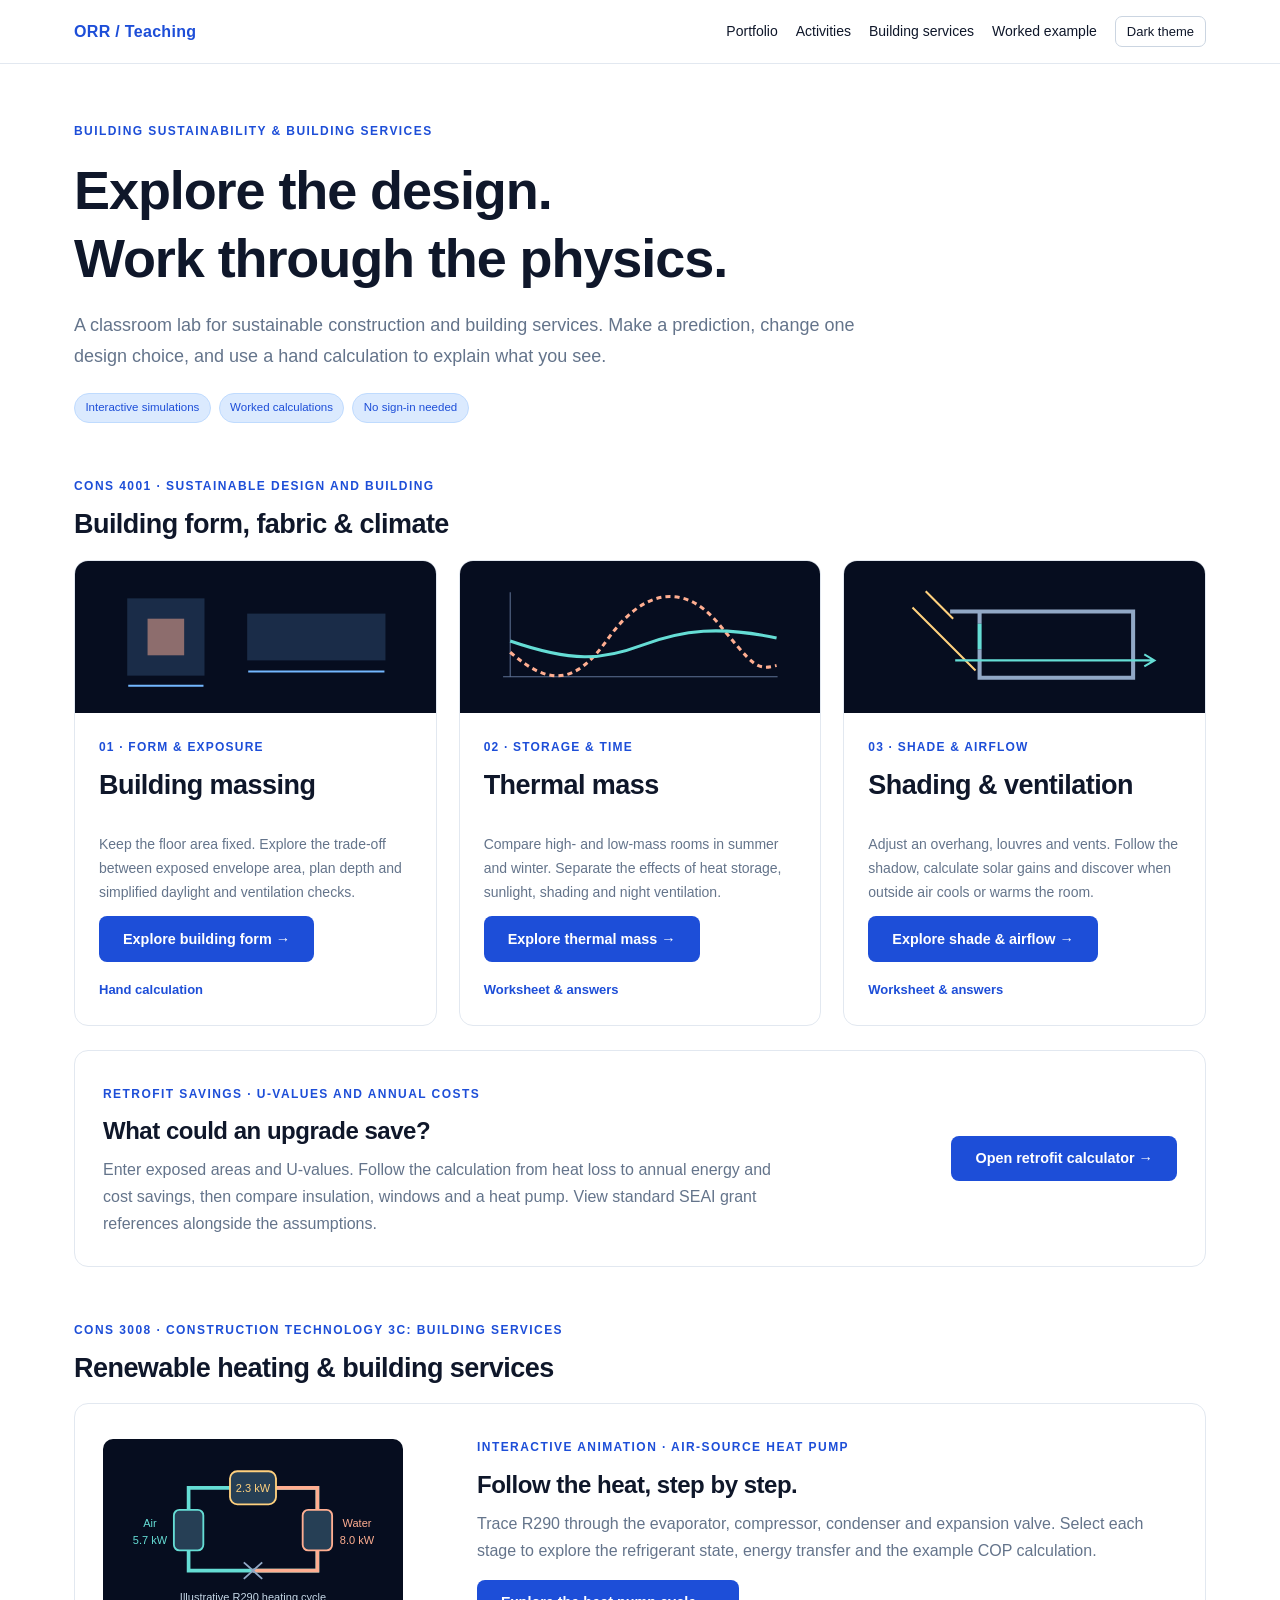
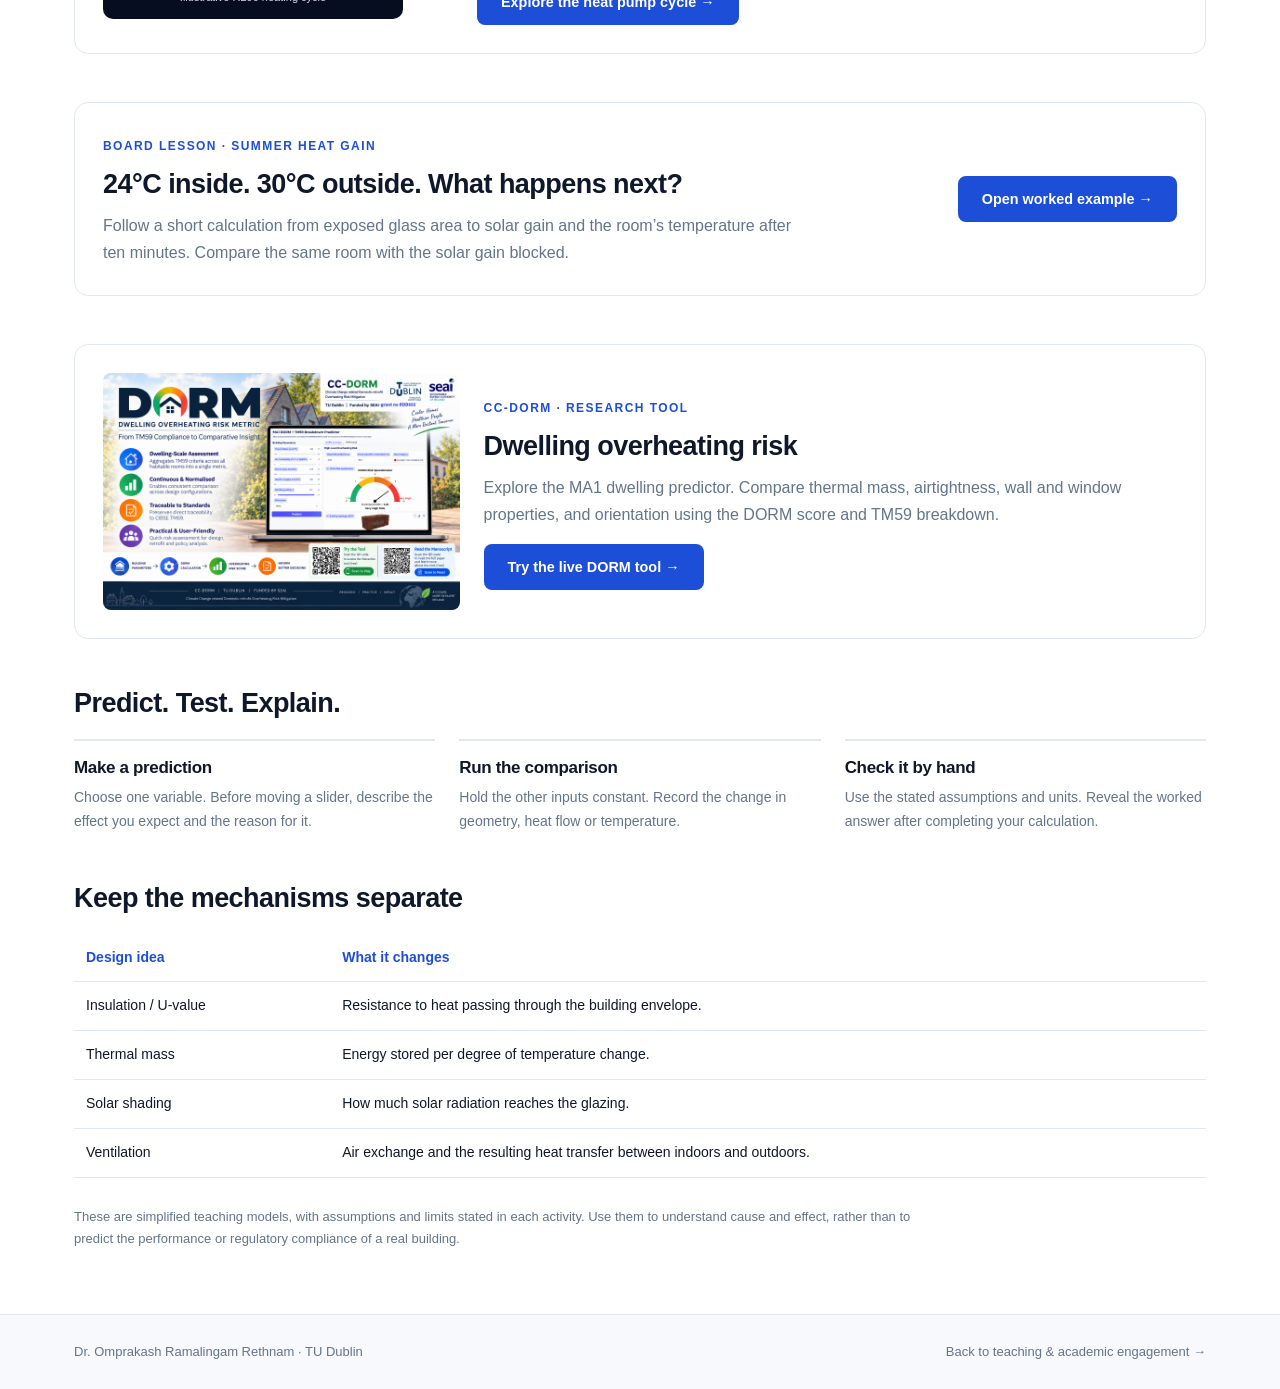
<file: teaching/index.html>
<!DOCTYPE html>
<html lang="en" data-theme="light"><head><meta charset="utf-8"><meta name="viewport" content="width=device-width,initial-scale=1">
<title>Building Sustainability &amp; Services Lab | Dr. Omprakash Ramalingam Rethnam</title>
<meta name="description" content="Interactive teaching tools for building form, thermal mass, solar shading, ventilation, retrofit savings and air-source heat pumps. Building sustainability and services with Dr. Omprakash Ramalingam Rethnam, TU Dublin.">
<link rel="stylesheet" href="../css/style.css"><link rel="stylesheet" href="../css/teaching.css">
</head><body>
<header class="lab-header"><div class="lab-header-inner"><a class="lab-brand" href="../index.html">ORR / Teaching</a><nav aria-label="Teaching navigation"><a href="../index.html#teaching">Portfolio</a><a href="#activities">Activities</a><a href="#building-services">Building services</a><a href="#worked-example">Worked example</a><button id="labTheme" class="lab-theme" type="button">Dark theme</button></nav></div></header>
<main class="lab-main"><span class="lab-eyebrow">Building sustainability &amp; building services</span><h1>Explore the design.<br>Work through the physics.</h1><p class="lab-lead">A classroom lab for sustainable construction and building services. Make a prediction, change one design choice, and use a hand calculation to explain what you see.</p>
<div class="lab-meta"><span class="chip">Interactive simulations</span><span class="chip">Worked calculations</span><span class="chip">No sign-in needed</span></div>
<section id="activities" class="lab-section" aria-labelledby="sustainable-title"><span class="lab-eyebrow">CONS 4001 · Sustainable Design and Building</span><h2 id="sustainable-title" style="margin-top:10px">Building form, fabric &amp; climate</h2><div class="lesson-grid">
<article class="lesson-card"><div class="lesson-art"><svg viewBox="0 0 300 120" role="img" aria-label="Compact and elongated building footprints"><rect x="25" y="23" width="74" height="74" fill="currentColor" opacity=".18" stroke="currentColor" stroke-width="2"/><rect x="44" y="42" width="36" height="36" fill="#ffae91" opacity=".5"/><rect x="143" y="38" width="134" height="44" fill="currentColor" opacity=".18" stroke="currentColor" stroke-width="2"/><path d="M25 108H99M143 94H277" stroke="currentColor" stroke-width="2"/></svg></div><div class="lesson-body"><span class="lesson-index">01 · Form & exposure</span><h2>Building massing</h2><p>Keep the floor area fixed. Explore the trade-off between exposed envelope area, plan depth and simplified daylight and ventilation checks.</p><a class="btn btn-primary" href="building-massing.html">Explore building form →</a><div class="lesson-links"><a href="building-massing.html#calculate">Hand calculation</a></div></div></article>
<article class="lesson-card"><div class="lesson-art"><svg viewBox="0 0 300 120" role="img" aria-label="Large and small daily temperature swings"><path d="M15 99H285M22 16V99" fill="none" stroke="#5e7194"/><path d="M22 75C58 106 84 110 118 62S192 5 227 47S264 93 284 88" fill="none" stroke="#ffae91" stroke-width="3" stroke-dasharray="5 4"/><path d="M22 64C83 85 112 83 152 68S228 49 284 61" fill="none" stroke="#65ddd5" stroke-width="3"/></svg></div><div class="lesson-body"><span class="lesson-index">02 · Storage & time</span><h2>Thermal mass</h2><p>Compare high- and low-mass rooms in summer and winter. Separate the effects of heat storage, sunlight, shading and night ventilation.</p><a class="btn btn-primary" href="thermal-mass.html">Explore thermal mass →</a><div class="lesson-links"><a href="thermal-mass.html#calculate">Worksheet & answers</a></div></div></article>
<article class="lesson-card"><div class="lesson-art"><svg viewBox="0 0 300 120" role="img" aria-label="A shaded room with cross ventilation"><path d="M77 35H257V100H106V72M106 35V47" fill="none" stroke="#91a8c6" stroke-width="4"/><path d="M106 47V72" stroke="#65ddd5" stroke-width="4"/><path d="M53 15L80 42M40 31L102 93" stroke="#ffd17e" stroke-width="2"/><path d="M82 83H277M268 77L278 83L268 89" fill="none" stroke="#65ddd5" stroke-width="2"/></svg></div><div class="lesson-body"><span class="lesson-index">03 · Shade & airflow</span><h2>Shading & ventilation</h2><p>Adjust an overhang, louvres and vents. Follow the shadow, calculate solar gains and discover when outside air cools or warms the room.</p><a class="btn btn-primary" href="shading-ventilation.html">Explore shade & airflow →</a><div class="lesson-links"><a href="shading-ventilation.html#calculate">Worksheet & answers</a></div></div></article>
</div><div class="board-feature" style="margin-top:24px"><div><span class="lab-eyebrow">Retrofit savings · U-values and annual costs</span><h3 style="font-size:24px;margin:10px 0">What could an upgrade save?</h3><p>Enter exposed areas and U-values. Follow the calculation from heat loss to annual energy and cost savings, then compare insulation, windows and a heat pump. View standard SEAI grant references alongside the assumptions.</p></div><a class="btn btn-primary" href="retrofit-savings.html">Open retrofit calculator →</a></div></section>
<section id="building-services" class="lab-section" aria-labelledby="services-title"><span class="lab-eyebrow">CONS 3008 · Construction Technology 3C: Building Services</span><h2 id="services-title" style="margin-top:10px">Renewable heating &amp; building services</h2><div class="board-feature"><div class="heat-pump-art"><svg viewBox="0 0 300 170" role="img" aria-label="Heat from outdoor air plus electricity supplies heating water"><path d="M80 40H220V130H80Z" fill="none" stroke="#65ddd5" stroke-width="4"/><path d="M150 40H220V130H150" fill="none" stroke="#ffae91" stroke-width="4"/><rect x="125" y="22" width="50" height="36" rx="8" fill="#263f55" stroke="#ffd17e" stroke-width="2"/><text x="150" y="45" text-anchor="middle" fill="#ffd17e" font-size="12">2.3 kW</text><rect x="64" y="64" width="32" height="44" rx="6" fill="#263f55" stroke="#65ddd5" stroke-width="2"/><rect x="204" y="64" width="32" height="44" rx="6" fill="#263f55" stroke="#ffae91" stroke-width="2"/><text x="38" y="83" text-anchor="middle" fill="#65ddd5" font-size="12">Air</text><text x="38" y="101" text-anchor="middle" fill="#65ddd5" font-size="12">5.7 kW</text><text x="263" y="83" text-anchor="middle" fill="#ffae91" font-size="12">Water</text><text x="263" y="101" text-anchor="middle" fill="#ffae91" font-size="12">8.0 kW</text><path d="M140 121L150 130L140 139M160 121L150 130L160 139" stroke="#91a8c6" stroke-width="2" fill="none"/><text x="150" y="163" text-anchor="middle" fill="#c6d8e7" font-size="12">Illustrative R290 heating cycle</text></svg></div><div><span class="lab-eyebrow">Interactive animation · Air-source heat pump</span><h3 style="font-size:24px;margin:10px 0">Follow the heat, step by step.</h3><p>Trace R290 through the evaporator, compressor, condenser and expansion valve. Select each stage to explore the refrigerant state, energy transfer and the example COP calculation.</p><a href="air-source-heat-pump/" class="btn btn-primary" style="margin-top:16px">Explore the heat pump cycle →</a></div></div></section>
<section class="lab-section" id="worked-example"><div class="board-feature"><div><span class="lab-eyebrow">Board lesson · Summer heat gain</span><h2 style="margin:10px 0">24°C inside. 30°C outside. What happens next?</h2><p>Follow a short calculation from exposed glass area to solar gain and the room’s temperature after ten minutes. Compare the same room with the solar gain blocked.</p></div><a href="summer-heat-gain.html" class="btn btn-primary">Open worked example →</a></div></section>
<section class="lab-section" aria-labelledby="dorm-title"><div class="board-feature"><a href="../tools/dorm.html" class="dorm-feature-image"><img src="../assets/dorm-overheating-tool.png" alt="DORM dwelling overheating risk tool preview" width="1536" height="1024" loading="lazy" style="display:block;width:100%;height:auto;border-radius:8px"></a><div><span class="lab-eyebrow">CC-DORM · Research tool</span><h2 id="dorm-title" style="margin:10px 0">Dwelling overheating risk</h2><p>Explore the MA1 dwelling predictor. Compare thermal mass, airtightness, wall and window properties, and orientation using the DORM score and TM59 breakdown.</p><a href="../tools/dorm.html" class="btn btn-primary" style="margin-top:16px">Try the live DORM tool →</a></div></div></section>
<section class="lab-section"><h2>Predict. Test. Explain.</h2><div class="lab-steps"><div class="lab-step"><h3>Make a prediction</h3><p>Choose one variable. Before moving a slider, describe the effect you expect and the reason for it.</p></div><div class="lab-step"><h3>Run the comparison</h3><p>Hold the other inputs constant. Record the change in geometry, heat flow or temperature.</p></div><div class="lab-step"><h3>Check it by hand</h3><p>Use the stated assumptions and units. Reveal the worked answer after completing your calculation.</p></div></div></section>
<section class="lab-section"><h2>Keep the mechanisms separate</h2><table class="lab-concept-table"><thead><tr><th>Design idea</th><th>What it changes</th></tr></thead><tbody><tr><td>Insulation / U-value</td><td>Resistance to heat passing through the building envelope.</td></tr><tr><td>Thermal mass</td><td>Energy stored per degree of temperature change.</td></tr><tr><td>Solar shading</td><td>How much solar radiation reaches the glazing.</td></tr><tr><td>Ventilation</td><td>Air exchange and the resulting heat transfer between indoors and outdoors.</td></tr></tbody></table></section>
<p class="lab-disclaimer">These are simplified teaching models, with assumptions and limits stated in each activity. Use them to understand cause and effect, rather than to predict the performance or regulatory compliance of a real building.</p>
</main><footer class="lab-footer"><div class="lab-footer-inner"><span>Dr. Omprakash Ramalingam Rethnam · TU Dublin</span><a href="../index.html#teaching">Back to teaching & academic engagement →</a></div></footer><script src="lab-navigation.js"></script></body></html>
</file>
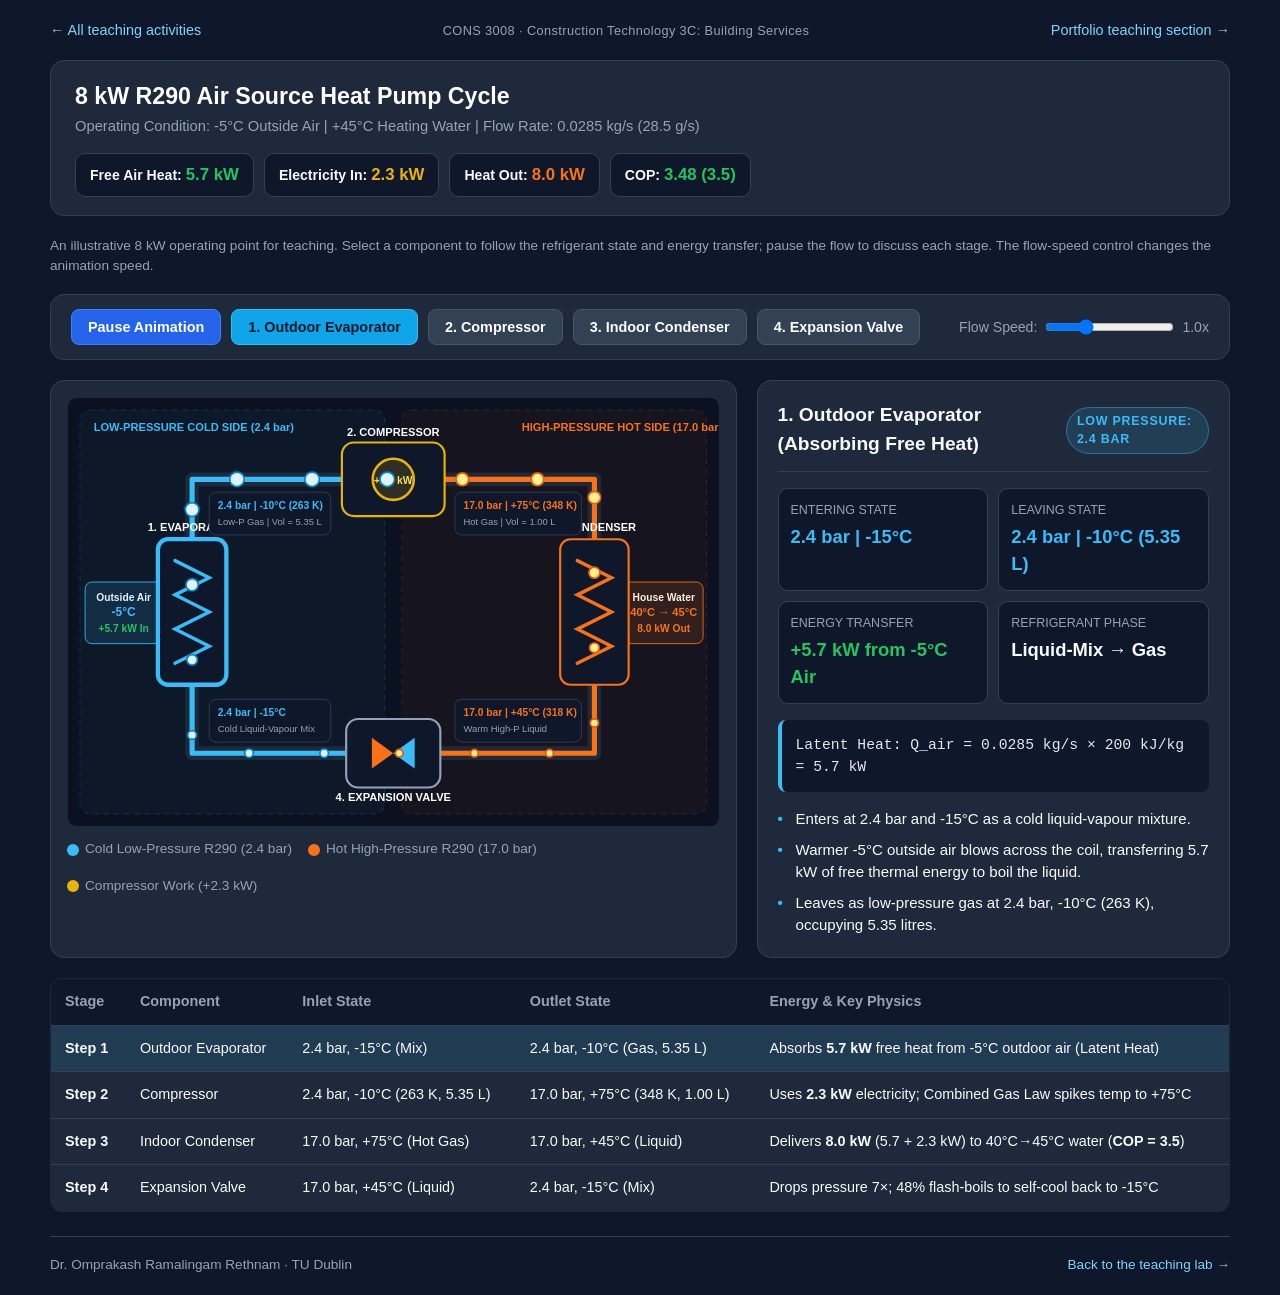
<file: teaching/air-source-heat-pump/index.html>
<!DOCTYPE html>
<html lang="en">
<head>
<meta charset="UTF-8">
<meta name="viewport" content="width=device-width, initial-scale=1.0">
<title>Air-Source Heat Pump Animation | Building Services | Dr. Omprakash Ramalingam Rethnam</title>
<meta name="description" content="Interactive R290 air-source heat pump teaching animation for CONS 3008 Building Services. Follow the evaporator, compressor, condenser and expansion valve, with stage explanations and a COP calculation.">
<style>
  :root {
    --bg: #0f172a;
    --card: #1e293b;
    --card-border: #334155;
    --text: #f8fafc;
    --muted: #94a3b8;
    --cold: #38bdf8;
    --cold-bg: rgba(56, 189, 248, 0.14);
    --hot: #f97316;
    --hot-bg: rgba(249, 115, 22, 0.14);
    --accent: #22c55e;
    --elec: #eab308;
  }
  * { box-sizing: border-box; margin: 0; padding: 0; }
  body {
    font-family: -apple-system, BlinkMacSystemFont, "Segoe UI", Roboto, Helvetica, Arial, sans-serif;
    background: var(--bg);
    color: var(--text);
    line-height: 1.5;
    padding: 20px;
  }
  .container {
    max-width: 1180px;
    margin: 0 auto;
  }
  header {
    display: flex;
    flex-wrap: wrap;
    justify-content: space-between;
    align-items: center;
    gap: 16px;
    background: var(--card);
    border: 1px solid var(--card-border);
    border-radius: 14px;
    padding: 18px 24px;
    margin-bottom: 20px;
  }
  header h1 {
    font-size: 1.45rem;
    font-weight: 700;
    color: #fff;
  }
  header p {
    color: var(--muted);
    font-size: 0.92rem;
    margin-top: 2px;
  }
  .badges {
    display: flex;
    gap: 10px;
    flex-wrap: wrap;
  }
  .badge {
    background: #0f172a;
    border: 1px solid var(--card-border);
    padding: 8px 14px;
    border-radius: 10px;
    font-size: 0.88rem;
    font-weight: 600;
  }
  .badge span { color: var(--accent); font-size: 1.05rem; }

  .controls {
    display: flex;
    flex-wrap: wrap;
    gap: 10px;
    align-items: center;
    background: var(--card);
    border: 1px solid var(--card-border);
    border-radius: 14px;
    padding: 14px 20px;
    margin-bottom: 20px;
  }
  button {
    background: #334155;
    color: #fff;
    border: 1px solid #475569;
    padding: 9px 16px;
    border-radius: 8px;
    font-size: 0.9rem;
    font-weight: 600;
    cursor: pointer;
    transition: all 0.18s ease;
  }
  button:hover { background: #475569; }
  button.primary { background: #2563eb; border-color: #3b82f6; }
  button.primary:hover { background: #1d4ed8; }
  button.active-step {
    background: #0ea5e9;
    border-color: #38bdf8;
    color: #0f172a;
  }
  .speed-control {
    margin-left: auto;
    display: flex;
    align-items: center;
    gap: 8px;
    font-size: 0.88rem;
    color: var(--muted);
  }

  .main-grid {
    display: grid;
    grid-template-columns: 1.45fr 1fr;
    gap: 20px;
  }
  @media (max-width: 920px) {
    .main-grid { grid-template-columns: 1fr; }
  }

  .canvas-card {
    background: var(--card);
    border: 1px solid var(--card-border);
    border-radius: 14px;
    padding: 16px;
    display: flex;
    flex-direction: column;
    align-items: center;
  }
  svg {
    width: 100%;
    height: auto;
    max-height: 520px;
    border-radius: 10px;
    background: #0b1120;
    border: 1px solid #1e293b;
  }
  .legend {
    display: flex;
    flex-wrap: wrap;
    gap: 16px;
    margin-top: 12px;
    font-size: 0.85rem;
    color: var(--muted);
  }
  .legend-item { display: flex; align-items: center; gap: 6px; }
  .dot { width: 12px; height: 12px; border-radius: 50%; display: inline-block; }

  .details-card {
    background: var(--card);
    border: 1px solid var(--card-border);
    border-radius: 14px;
    padding: 20px;
    display: flex;
    flex-direction: column;
    gap: 16px;
  }
  .stage-header {
    display: flex;
    justify-content: space-between;
    align-items: center;
    border-bottom: 1px solid var(--card-border);
    padding-bottom: 12px;
  }
  .stage-tag {
    font-size: 0.78rem;
    text-transform: uppercase;
    letter-spacing: 0.06em;
    padding: 4px 10px;
    border-radius: 999px;
    font-weight: 700;
  }
  .tag-cold { background: var(--cold-bg); color: var(--cold); border: 1px solid rgba(56,189,248,0.4); }
  .tag-hot { background: var(--hot-bg); color: var(--hot); border: 1px solid rgba(249,115,22,0.4); }

  .metrics-grid {
    display: grid;
    grid-template-columns: 1fr 1fr;
    gap: 10px;
  }
  .metric-box {
    background: #0f172a;
    border: 1px solid var(--card-border);
    border-radius: 10px;
    padding: 12px;
  }
  .metric-label { font-size: 0.78rem; color: var(--muted); text-transform: uppercase; }
  .metric-val { font-size: 1.15rem; font-weight: 700; margin-top: 3px; }

  .formula-box {
    background: #0f172a;
    border-left: 4px solid #38bdf8;
    padding: 14px;
    border-radius: 8px;
    font-family: "Courier New", Courier, monospace;
    font-size: 0.92rem;
    color: #e2e8f0;
  }
  .explanation-list {
    list-style: none;
    display: flex;
    flex-direction: column;
    gap: 8px;
    font-size: 0.94rem;
  }
  .explanation-list li {
    padding-left: 18px;
    position: relative;
  }
  .explanation-list li::before {
    content: "•";
    color: #38bdf8;
    font-weight: bold;
    position: absolute;
    left: 0;
  }

  .summary-table {
    width: 100%;
    border-collapse: collapse;
    margin-top: 20px;
    background: var(--card);
    border-radius: 12px;
    overflow: hidden;
    border: 1px solid var(--card-border);
    font-size: 0.9rem;
  }
  .summary-table th, .summary-table td {
    padding: 12px 14px;
    text-align: left;
    border-bottom: 1px solid var(--card-border);
  }
  .summary-table th {
    background: #0f172a;
    color: var(--muted);
    font-weight: 600;
  }
  .summary-table tr.highlight-row {
    background: rgba(56, 189, 248, 0.12);
  }
  .comp-box { cursor: pointer; transition: opacity 0.2s; }
  .comp-box:hover { opacity: 0.92; }
  .teaching-nav { max-width:1180px; margin:0 auto 18px; display:flex; align-items:center; justify-content:space-between; gap:14px; flex-wrap:wrap; font-size:.9rem; }
  .teaching-nav a, .teaching-footer a { color:#7dd3fc; text-decoration:none; }
  .teaching-nav a:hover, .teaching-footer a:hover { text-decoration:underline; }
  .teaching-module { color:var(--muted); font-size:.8rem; letter-spacing:.03em; }
  a:focus-visible, button:focus-visible, input:focus-visible, .table-scroll:focus-visible { outline:3px solid #7dd3fc; outline-offset:4px; }
  .teaching-note { color:var(--muted); margin:0 0 18px; font-size:.85rem; }
  .table-scroll { overflow-x:auto; margin-top:20px; border-radius:12px; }
  .table-scroll .summary-table { margin-top:0; min-width:740px; }
  .teaching-footer { max-width:1180px; margin:24px auto 0; display:flex; gap:12px; justify-content:space-between; flex-wrap:wrap; color:var(--muted); font-size:.85rem; border-top:1px solid var(--card-border); padding-top:18px; }
  @media(max-width:560px) { body { padding:14px; } header { padding:16px; } .badge { padding:7px 10px; } }
</style>
</head>
<body>
<nav class="teaching-nav" aria-label="Teaching navigation"><a href="../">← All teaching activities</a><span class="teaching-module">CONS 3008 · Construction Technology 3C: Building Services</span><a href="../../index.html#teaching">Portfolio teaching section →</a></nav>
<div class="container">
  <header>
    <div>
      <h1>8 kW R290 Air Source Heat Pump Cycle</h1>
      <p>Operating Condition: -5°C Outside Air | +45°C Heating Water | Flow Rate: 0.0285 kg/s (28.5 g/s)</p>
    </div>
    <div class="badges">
      <div class="badge">Free Air Heat: <span>5.7 kW</span></div>
      <div class="badge">Electricity In: <span style="color:#eab308;">2.3 kW</span></div>
      <div class="badge">Heat Out: <span style="color:#f97316;">8.0 kW</span></div>
      <div class="badge">COP: <span>3.48 (3.5)</span></div>
    </div>
  </header>

  <p class="teaching-note">An illustrative 8 kW operating point for teaching. Select a component to follow the refrigerant state and energy transfer; pause the flow to discuss each stage. The flow-speed control changes the animation speed.</p>
  <div class="controls">
    <button id="playBtn" class="primary" onclick="togglePlay()">Pause Animation</button>
    <button id="btn0" onclick="selectStage(0)">1. Outdoor Evaporator</button>
    <button id="btn1" onclick="selectStage(1)">2. Compressor</button>
    <button id="btn2" onclick="selectStage(2)">3. Indoor Condenser</button>
    <button id="btn3" onclick="selectStage(3)">4. Expansion Valve</button>
    <div class="speed-control">
      <label for="speedRange">Flow Speed:</label>
      <input id="speedRange" type="range" min="0.4" max="2.5" step="0.1" value="1.0" oninput="updateSpeed(this.value)">
      <span id="speedVal">1.0x</span>
    </div>
  </div>

  <div class="main-grid">
    <div class="canvas-card">
      <svg id="cycleSvg" viewBox="0 0 760 500" role="img" aria-labelledby="cycleTitle cycleDesc"><title id="cycleTitle">R290 air-source heat pump refrigerant cycle</title><desc id="cycleDesc">The outdoor evaporator absorbs heat, the compressor adds electrical work, the condenser transfers heat to heating water, and the expansion valve reduces refrigerant pressure. The stage buttons provide explanations.</desc>
        <!-- Zone Dividers -->
        <rect x="14" y="14" width="356" height="472" rx="12" fill="rgba(56,189,248,0.04)" stroke="rgba(56,189,248,0.22)" stroke-dasharray="6,6"/>
        <text x="30" y="38" fill="#38bdf8" font-size="13" font-weight="700">LOW-PRESSURE COLD SIDE (2.4 bar)</text>

        <rect x="390" y="14" width="356" height="472" rx="12" fill="rgba(249,115,22,0.04)" stroke="rgba(249,115,22,0.22)" stroke-dasharray="6,6"/>
        <text x="530" y="38" fill="#f97316" font-size="13" font-weight="700">HIGH-PRESSURE HOT SIDE (17.0 bar)</text>

        <!-- Pipe Loop Paths -->
        <!-- Left pipe: Expansion valve (bottom) up through Evaporator to Compressor (top) -->
        <path d="M 380 415 L 145 415 L 145 95 L 380 95" fill="none" stroke="#1e293b" stroke-width="16" stroke-linecap="round" stroke-linejoin="round"/>
        <path d="M 380 415 L 145 415 L 145 95 L 380 95" fill="none" stroke="#38bdf8" stroke-width="6" stroke-linecap="round" stroke-linejoin="round"/>

        <!-- Right pipe: Compressor (top) down through Condenser to Expansion valve (bottom) -->
        <path d="M 380 95 L 615 95 L 615 415 L 380 415" fill="none" stroke="#1e293b" stroke-width="16" stroke-linecap="round" stroke-linejoin="round"/>
        <path d="M 380 95 L 615 95 L 615 415 L 380 415" fill="none" stroke="#f97316" stroke-width="6" stroke-linecap="round" stroke-linejoin="round"/>

        <!-- Outdoor Air Heat Arrow into Evaporator -->
        <g transform="translate(20, 215)">
          <rect x="0" y="0" width="90" height="72" rx="8" fill="rgba(56,189,248,0.12)" stroke="#38bdf8"/>
          <text x="45" y="22" text-anchor="middle" fill="#e0f2fe" font-size="12" font-weight="700">Outside Air</text>
          <text x="45" y="40" text-anchor="middle" fill="#38bdf8" font-size="14" font-weight="700">-5°C</text>
          <text x="45" y="58" text-anchor="middle" fill="#22c55e" font-size="12" font-weight="700">+5.7 kW In</text>
          <path d="M 94 36 L 116 36" stroke="#22c55e" stroke-width="3" marker-end="url(#arrowGreen)"/>
        </g>

        <!-- Indoor Water Heat Arrow out of Condenser -->
        <g transform="translate(650, 215)">
          <rect x="0" y="0" width="92" height="72" rx="8" fill="rgba(249,115,22,0.12)" stroke="#f97316"/>
          <text x="46" y="22" text-anchor="middle" fill="#ffedd5" font-size="12" font-weight="700">House Water</text>
          <text x="46" y="40" text-anchor="middle" fill="#f97316" font-size="13" font-weight="700">40°C → 45°C</text>
          <text x="46" y="58" text-anchor="middle" fill="#f97316" font-size="12" font-weight="700">8.0 kW Out</text>
          <path d="M -26 36 L -4 36" stroke="#f97316" stroke-width="3"/>
        </g>

        <!-- Component 1: Outdoor Evaporator -->
        <g id="comp0" class="comp-box" onclick="selectStage(0)" transform="translate(105, 165)">
          <rect id="box0" x="0" y="0" width="80" height="170" rx="12" fill="#0f172a" stroke="#38bdf8" stroke-width="3"/>
          <path d="M 20 25 L 60 45 L 20 65 L 60 85 L 20 105 L 60 125 L 20 145" fill="none" stroke="#38bdf8" stroke-width="4" stroke-linecap="round"/>
          <text x="40" y="-10" text-anchor="middle" fill="#fff" font-size="13" font-weight="700">1. EVAPORATOR</text>
        </g>

        <!-- Component 2: Compressor (Top) -->
        <g id="comp1" class="comp-box" onclick="selectStage(1)" transform="translate(320, 52)">
          <rect id="box1" x="0" y="0" width="120" height="86" rx="14" fill="#0f172a" stroke="#eab308" stroke-width="3"/>
          <circle cx="60" cy="43" r="24" fill="rgba(234,179,8,0.15)" stroke="#eab308" stroke-width="3"/>
          <text x="60" y="48" text-anchor="middle" fill="#fde047" font-size="12" font-weight="700">+2.3 kW</text>
          <text x="60" y="-8" text-anchor="middle" fill="#fff" font-size="13" font-weight="700">2. COMPRESSOR</text>
        </g>

        <!-- Component 3: Indoor Condenser (Right) -->
        <g id="comp2" class="comp-box" onclick="selectStage(2)" transform="translate(575, 165)">
          <rect id="box2" x="0" y="0" width="80" height="170" rx="12" fill="#0f172a" stroke="#f97316" stroke-width="3"/>
          <path d="M 20 25 L 60 45 L 20 65 L 60 85 L 20 105 L 60 125 L 20 145" fill="none" stroke="#f97316" stroke-width="4" stroke-linecap="round"/>
          <text x="40" y="-10" text-anchor="middle" fill="#fff" font-size="13" font-weight="700">3. CONDENSER</text>
        </g>

        <!-- Component 4: Expansion Valve (Bottom) -->
        <g id="comp3" class="comp-box" onclick="selectStage(3)" transform="translate(325, 375)">
          <rect id="box3" x="0" y="0" width="110" height="80" rx="14" fill="#0f172a" stroke="#94a3b8" stroke-width="3"/>
          <polygon points="30,22 55,40 30,58" fill="#f97316"/>
          <polygon points="80,22 55,40 80,58" fill="#38bdf8"/>
          <text x="55" y="96" text-anchor="middle" fill="#fff" font-size="13" font-weight="700">4. EXPANSION VALVE</text>
        </g>

        <!-- State Readout Callouts on Corners -->
        <!-- Bottom Left (Evap Inlet) -->
        <g transform="translate(165, 352)">
          <rect x="0" y="0" width="142" height="50" rx="8" fill="#0f172a" stroke="#334155"/>
          <text x="10" y="20" fill="#38bdf8" font-size="12" font-weight="700">2.4 bar | -15°C</text>
          <text x="10" y="38" fill="#94a3b8" font-size="11">Cold Liquid-Vapour Mix</text>
        </g>

        <!-- Top Left (Comp Inlet) -->
        <g transform="translate(165, 110)">
          <rect x="0" y="0" width="142" height="50" rx="8" fill="#0f172a" stroke="#334155"/>
          <text x="10" y="20" fill="#38bdf8" font-size="12" font-weight="700">2.4 bar | -10°C (263 K)</text>
          <text x="10" y="38" fill="#94a3b8" font-size="11">Low-P Gas | Vol = 5.35 L</text>
        </g>

        <!-- Top Right (Comp Outlet) -->
        <g transform="translate(452, 110)">
          <rect x="0" y="0" width="148" height="50" rx="8" fill="#0f172a" stroke="#334155"/>
          <text x="10" y="20" fill="#f97316" font-size="12" font-weight="700">17.0 bar | +75°C (348 K)</text>
          <text x="10" y="38" fill="#94a3b8" font-size="11">Hot Gas | Vol = 1.00 L</text>
        </g>

        <!-- Bottom Right (Cond Outlet) -->
        <g transform="translate(452, 352)">
          <rect x="0" y="0" width="148" height="50" rx="8" fill="#0f172a" stroke="#334155"/>
          <text x="10" y="20" fill="#f97316" font-size="12" font-weight="700">17.0 bar | +45°C (318 K)</text>
          <text x="10" y="38" fill="#94a3b8" font-size="11">Warm High-P Liquid</text>
        </g>

        <!-- Animated Refrigerant Particles Layer -->
        <g id="particlesLayer"></g>
      </svg>

      <div class="legend">
        <div class="legend-item"><span class="dot" style="background:#38bdf8;"></span> Cold Low-Pressure R290 (2.4 bar)</div>
        <div class="legend-item"><span class="dot" style="background:#f97316;"></span> Hot High-Pressure R290 (17.0 bar)</div>
        <div class="legend-item"><span class="dot" style="background:#eab308;"></span> Compressor Work (+2.3 kW)</div>
      </div>
    </div>

    <!-- Right Details Panel -->
    <div class="details-card">
      <div class="stage-header">
        <h2 id="stageTitle" style="font-size:1.2rem;">1. Outdoor Evaporator</h2>
        <span id="stageTag" class="stage-tag tag-cold">Low Pressure: 2.4 bar</span>
      </div>

      <div class="metrics-grid">
        <div class="metric-box">
          <div class="metric-label">Entering State</div>
          <div id="mIn" class="metric-val" style="color:#38bdf8;">2.4 bar | -15°C</div>
        </div>
        <div class="metric-box">
          <div class="metric-label">Leaving State</div>
          <div id="mOut" class="metric-val" style="color:#38bdf8;">2.4 bar | -10°C (5.35 L)</div>
        </div>
        <div class="metric-box">
          <div class="metric-label">Energy Transfer</div>
          <div id="mEnergy" class="metric-val" style="color:#22c55e;">+5.7 kW from Air</div>
        </div>
        <div class="metric-box">
          <div class="metric-label">Refrigerant Phase</div>
          <div id="mPhase" class="metric-val">Liquid → Low-P Gas</div>
        </div>
      </div>

      <div id="formulaBox" class="formula-box">
        Q_air = ṁ × L_usable = 0.0285 kg/s × 200 kJ/kg = 5.7 kW
      </div>

      <ul id="explanationList" class="explanation-list">
        <li>Enters at 2.4 bar and -15°C as a cold liquid-vapour mix.</li>
        <li>Because -5°C outside air is 10°C warmer than the refrigerant, heat flows into the coil and boils the liquid.</li>
        <li>Leaves as a low-pressure gas at 2.4 bar, -10°C (263 K), expanding to 5.35 litres per cycle.</li>
      </ul>
    </div>
  </div>

  <!-- Full Reference Summary Table -->
  <div class="table-scroll" role="region" aria-label="Heat pump cycle reference table, scroll horizontally on small screens" tabindex="0">
  <table class="summary-table">
    <thead>
      <tr>
        <th>Stage</th>
        <th>Component</th>
        <th>Inlet State</th>
        <th>Outlet State</th>
        <th>Energy &amp; Key Physics</th>
      </tr>
    </thead>
    <tbody>
      <tr id="row0" class="highlight-row">
        <td><strong>Step 1</strong></td>
        <td>Outdoor Evaporator</td>
        <td>2.4 bar, -15°C (Mix)</td>
        <td>2.4 bar, -10°C (Gas, 5.35 L)</td>
        <td>Absorbs <strong>5.7 kW</strong> free heat from -5°C outdoor air (Latent Heat)</td>
      </tr>
      <tr id="row1">
        <td><strong>Step 2</strong></td>
        <td>Compressor</td>
        <td>2.4 bar, -10°C (263 K, 5.35 L)</td>
        <td>17.0 bar, +75°C (348 K, 1.00 L)</td>
        <td>Uses <strong>2.3 kW</strong> electricity; Combined Gas Law spikes temp to +75°C</td>
      </tr>
      <tr id="row2">
        <td><strong>Step 3</strong></td>
        <td>Indoor Condenser</td>
        <td>17.0 bar, +75°C (Hot Gas)</td>
        <td>17.0 bar, +45°C (Liquid)</td>
        <td>Delivers <strong>8.0 kW</strong> (5.7 + 2.3 kW) to 40°C→45°C water (<strong>COP = 3.5</strong>)</td>
      </tr>
      <tr id="row3">
        <td><strong>Step 4</strong></td>
        <td>Expansion Valve</td>
        <td>17.0 bar, +45°C (Liquid)</td>
        <td>2.4 bar, -15°C (Mix)</td>
        <td>Drops pressure 7×; 48% flash-boils to self-cool back to -15°C</td>
      </tr>
    </tbody>
  </table>
  </div>
</div>

<footer class="teaching-footer"><span>Dr. Omprakash Ramalingam Rethnam · TU Dublin</span><a href="../">Back to the teaching lab →</a></footer>
<script>
const stages = [
  {
    title: "1. Outdoor Evaporator (Absorbing Free Heat)",
    tag: "Low Pressure: 2.4 bar",
    tagClass: "stage-tag tag-cold",
    mIn: "2.4 bar | -15°C",
    mInColor: "#38bdf8",
    mOut: "2.4 bar | -10°C (5.35 L)",
    mOutColor: "#38bdf8",
    mEnergy: "+5.7 kW from -5°C Air",
    mEnergyColor: "#22c55e",
    mPhase: "Liquid-Mix → Gas",
    formula: "Latent Heat: Q_air = 0.0285 kg/s × 200 kJ/kg = 5.7 kW",
    bullets: [
      "Enters at 2.4 bar and -15°C as a cold liquid-vapour mixture.",
      "Warmer -5°C outside air blows across the coil, transferring 5.7 kW of free thermal energy to boil the liquid.",
      "Leaves as low-pressure gas at 2.4 bar, -10°C (263 K), occupying 5.35 litres."
    ]
  },
  {
    title: "2. Compressor (Squeezing Pressure & Temp)",
    tag: "Pressure Boost: 2.4 → 17.0 bar",
    tagClass: "stage-tag tag-hot",
    mIn: "2.4 bar | -10°C (5.35 L)",
    mInColor: "#38bdf8",
    mOut: "17.0 bar | +75°C (1.00 L)",
    mOutColor: "#f97316",
    mEnergy: "+2.3 kW Electricity In",
    mEnergyColor: "#eab308",
    mPhase: "Low-P Gas → Hot Gas",
    formula: "Combined Gas Law: T2 = (17.0 × 1.00 × 263 K) ÷ (2.4 × 5.35) = 348 K (+75°C)",
    bullets: [
      "Uses 2.3 kW of electrical power to squeeze 5.35 litres of gas down into 1.00 litre at 17.0 bar.",
      "Squeezing the gas 7× higher forces its temperature to jump from -10°C (263 K) up to +75°C (348 K).",
      "Carries both the 5.7 kW of captured air heat and 2.3 kW of compression heat forward."
    ]
  },
  {
    title: "3. Indoor Condenser (Heating Your Water)",
    tag: "High Pressure: 17.0 bar",
    tagClass: "stage-tag tag-hot",
    mIn: "17.0 bar | +75°C",
    mInColor: "#f97316",
    mOut: "17.0 bar | +45°C",
    mOutColor: "#f97316",
    mEnergy: "8.0 kW to House Water",
    mEnergyColor: "#f97316",
    mPhase: "Hot Gas → Warm Liquid",
    formula: "COP = Total Heat Out ÷ Electricity In = 8.0 kW ÷ 2.3 kW = 3.48 (3.5)",
    bullets: [
      "Superheated +75°C gas transfers heat into your 40°C return water loop, warming it to +45°C.",
      "Delivers 8.0 kW total heat (5.7 kW free air heat + 2.3 kW electricity) for a COP of 3.5.",
      "Losing that heat causes the R290 to condense back into a warm liquid at 17.0 bar and +45°C."
    ]
  },
  {
    title: "4. Expansion Valve (Pressure & Temp Drop)",
    tag: "Pressure Drop: 17.0 → 2.4 bar",
    tagClass: "stage-tag tag-cold",
    mIn: "17.0 bar | +45°C",
    mInColor: "#f97316",
    mOut: "2.4 bar | -15°C",
    mOutColor: "#38bdf8",
    mEnergy: "Self-Cooling (Flash)",
    mEnergyColor: "#38bdf8",
    mPhase: "Warm Liquid → Cold Mix",
    formula: "Flash Evaporation: 48% boils instantly, stealing heat to chill remaining liquid to -15°C",
    bullets: [
      "The tiny electronic valve drops pressure sharply from 17.0 bar back down to 2.4 bar.",
      "At 2.4 bar, R290's boiling point drops to -15°C, so 48% of the warm liquid immediately flashes into vapour.",
      "Because no outside heat enters the valve, it steals heat from itself—plunging to -15°C ready for Step 1."
    ]
  }
];

let currentStage = 0;
let playing = !window.matchMedia("(prefers-reduced-motion: reduce)").matches;
let speed = 1.0;

function selectStage(idx) {
  currentStage = idx;
  const s = stages[idx];
  document.getElementById("stageTitle").textContent = s.title;
  const tag = document.getElementById("stageTag");
  tag.textContent = s.tag;
  tag.className = s.tagClass;

  const mIn = document.getElementById("mIn");
  mIn.textContent = s.mIn;
  mIn.style.color = s.mInColor;

  const mOut = document.getElementById("mOut");
  mOut.textContent = s.mOut;
  mOut.style.color = s.mOutColor;

  const mEnergy = document.getElementById("mEnergy");
  mEnergy.textContent = s.mEnergy;
  mEnergy.style.color = s.mEnergyColor;

  document.getElementById("mPhase").textContent = s.mPhase;
  document.getElementById("formulaBox").textContent = s.formula;

  const ul = document.getElementById("explanationList");
  ul.innerHTML = s.bullets.map(b => `<li>${b}</li>`).join("");

  for (let i = 0; i < 4; i++) {
    document.getElementById("btn" + i).className = (i === idx) ? "active-step" : "";
    document.getElementById("row" + i).className = (i === idx) ? "highlight-row" : "";
    document.getElementById("box" + i).setAttribute("stroke-width", (i === idx) ? "5" : "2.5");
  }
}

function togglePlay() {
  playing = !playing;
  document.getElementById("playBtn").setAttribute("aria-pressed", String(playing));
  document.getElementById("playBtn").textContent = playing ? "Pause Animation" : "Play Animation";
}

function updateSpeed(val) {
  speed = parseFloat(val);
  document.getElementById("speedVal").textContent = speed.toFixed(1) + "x";
}

// Loop coordinates (clockwise starting from bottom center expansion valve)
// Bottom-left: (145, 415) -> Top-left: (145, 95) -> Top-right: (615, 95) -> Bottom-right: (615, 415)
const waypoints = [
  { x: 380, y: 415 }, // 0: Valve outlet
  { x: 145, y: 415 }, // 1: Bottom-left corner
  { x: 145, y: 95 },  // 2: Top-left corner (through Evaporator)
  { x: 380, y: 95 },  // 3: Compressor
  { x: 615, y: 95 },  // 4: Top-right corner
  { x: 615, y: 415 }, // 5: Bottom-right corner (through Condenser)
  { x: 380, y: 415 }  // 6: Back to Valve
];

// Compute cumulative distances
const segLengths = [];
let totalLength = 0;
for (let i = 0; i < waypoints.length - 1; i++) {
  const dx = waypoints[i+1].x - waypoints[i].x;
  const dy = waypoints[i+1].y - waypoints[i].y;
  const len = Math.hypot(dx, dy);
  segLengths.push(len);
  totalLength += len;
}

const numParticles = 18;
const particles = [];
const layer = document.getElementById("particlesLayer");

for (let i = 0; i < numParticles; i++) {
  const c = document.createElementNS("http://www.w3.org/2000/svg", "circle");
  c.setAttribute("r", "6");
  layer.appendChild(c);
  particles.push({ el: c, dist: (i / numParticles) * totalLength });
}

function getPointAtDist(d) {
  let rem = d % totalLength;
  for (let i = 0; i < segLengths.length; i++) {
    if (rem <= segLengths[i]) {
      const t = rem / segLengths[i];
      const x = waypoints[i].x + (waypoints[i+1].x - waypoints[i].x) * t;
      const y = waypoints[i].y + (waypoints[i+1].y - waypoints[i].y) * t;
      return { x, y, seg: i };
    }
    rem -= segLengths[i];
  }
  return { x: waypoints[0].x, y: waypoints[0].y, seg: 0 };
}

let lastTime = performance.now();
function animate(now) {
  const dt = (now - lastTime) / 1000;
  lastTime = now;

  if (playing) {
    const pxPerSec = 130 * speed;
    for (const p of particles) {
      p.dist = (p.dist + pxPerSec * dt) % totalLength;
      const pos = getPointAtDist(p.dist);
      p.el.setAttribute("cx", pos.x.toFixed(1));
      p.el.setAttribute("cy", pos.y.toFixed(1));

      // Color & size based on pressure/phase
      // Left side (seg 0, 1, 2) = cold low pressure (#38bdf8); Right side (seg 3, 4, 5) = hot high pressure (#f97316)
      if (pos.seg <= 2) {
        p.el.setAttribute("fill", "#e0f2fe");
        p.el.setAttribute("stroke", "#0284c7");
        p.el.setAttribute("stroke-width", "2");
        // Expand radius as it boils in evaporator (seg 1)
        const r = pos.seg === 1 ? 5 + (1 - (pos.y - 95) / 320) * 3.5 : (pos.seg === 2 ? 8.5 : 5);
        p.el.setAttribute("r", r.toFixed(1));
      } else {
        p.el.setAttribute("fill", "#fef08a");
        p.el.setAttribute("stroke", "#ea580c");
        p.el.setAttribute("stroke-width", "2");
        // Shrink radius as it condenses in condenser (seg 4)
        const r = pos.seg === 4 ? 7.5 - ((pos.y - 95) / 320) * 3 : (pos.seg === 3 ? 7.5 : 4.5);
        p.el.setAttribute("r", r.toFixed(1));
      }
    }
  }
  requestAnimationFrame(animate);
}

selectStage(0);
document.getElementById("playBtn").textContent = playing ? "Pause Animation" : "Play Animation";
document.getElementById("playBtn").setAttribute("aria-pressed", String(playing));
requestAnimationFrame(animate);
</script>
</body>
</html>
</file>
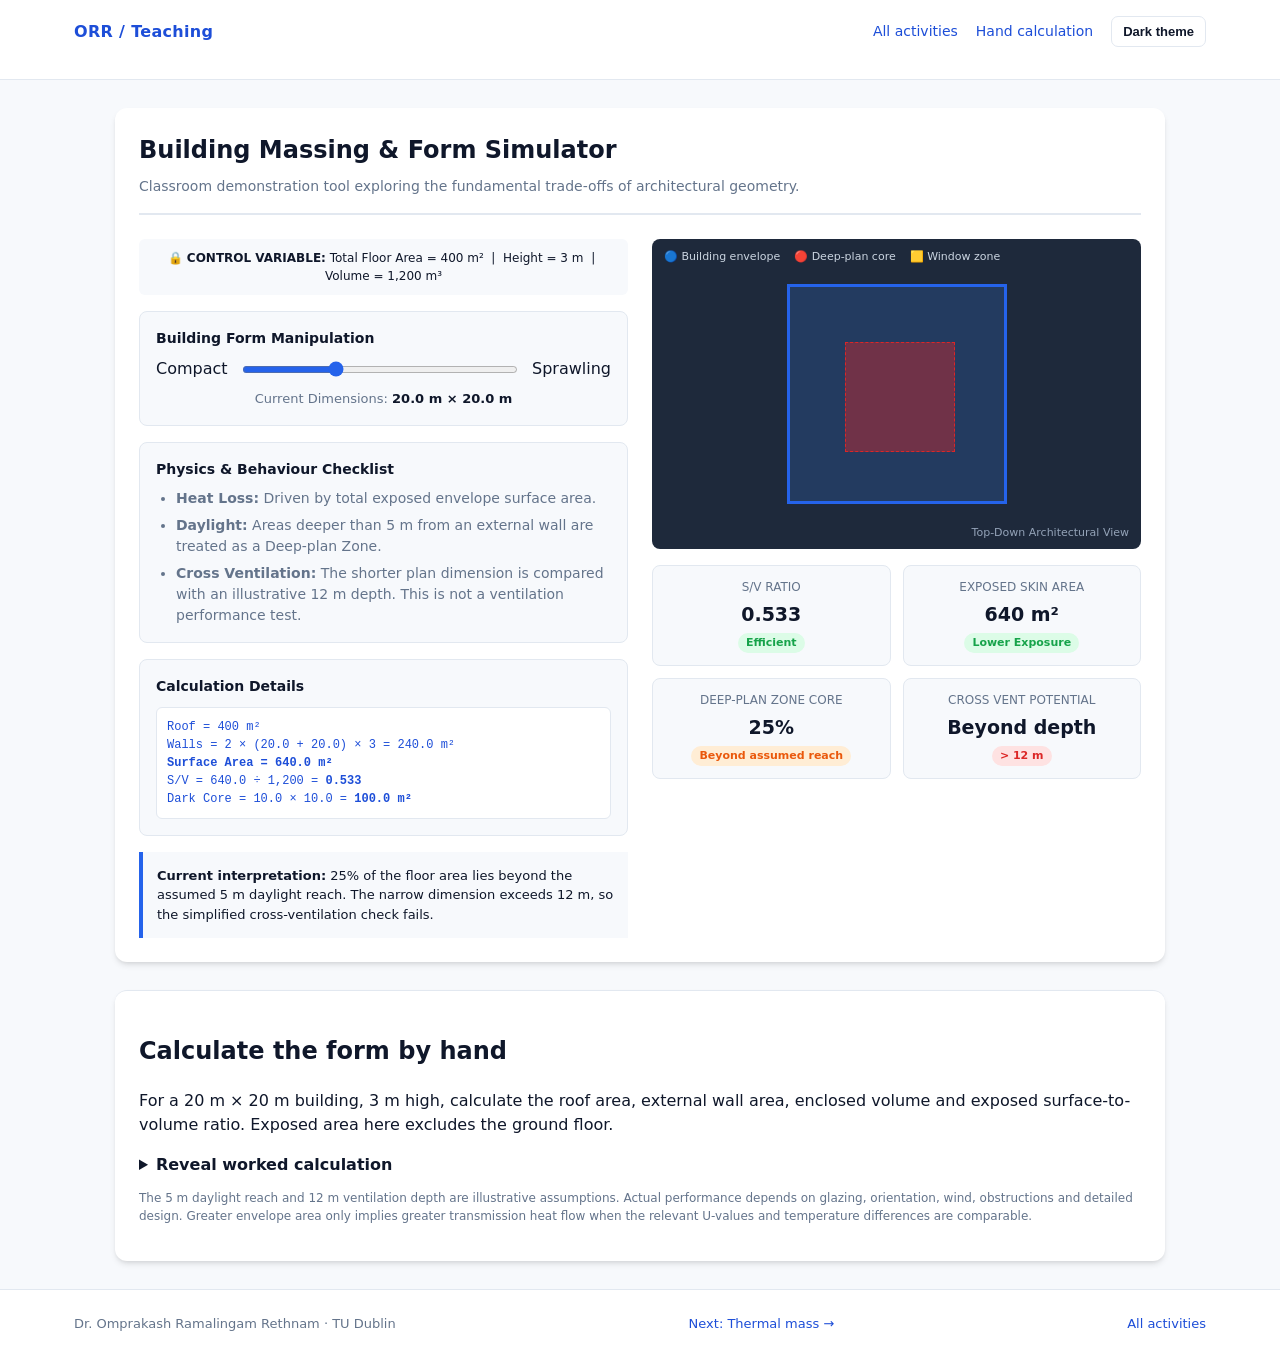
<file: teaching/building-massing.html>
<!DOCTYPE html>
<html lang="en" data-theme="light">
<head>
<meta charset="UTF-8">
<meta name="viewport" content="width=device-width, initial-scale=1.0">
<title>Building Massing & Form Simulator</title>
<style>
:root{--primary:#2563eb;--success:#16a34a;--warning:#ea580c;--danger:#dc2626;--bg-card:#fff;--bg-app:#f8fafc;--text-main:#0f172a;--text-muted:#475569;--border:#e2e8f0}
*{box-sizing:border-box}
body{font-family:system-ui,-apple-system,BlinkMacSystemFont,"Segoe UI",Roboto,sans-serif;background:var(--bg-app);color:var(--text-main);margin:0;padding:20px;line-height:1.5}
.container{max-width:1050px;margin:auto;background:var(--bg-card);padding:24px;border-radius:12px;box-shadow:0 4px 6px -1px rgb(0 0 0/.1),0 2px 4px -2px rgb(0 0 0/.1)}
header{margin-bottom:24px;border-bottom:2px solid var(--border);padding-bottom:16px}
h1{margin:0 0 8px;font-size:24px} .subtitle{margin:0;color:var(--text-muted);font-size:14px}
.grid{display:grid;grid-template-columns:1fr;gap:24px}
@media(min-width:768px){.grid{grid-template-columns:1fr 1fr}}
.control-panel,.visualizer-panel{display:flex;flex-direction:column;gap:16px}
.control-group{background:var(--bg-app);padding:16px;border-radius:8px;border:1px solid var(--border)}
label{display:block;font-weight:600;margin-bottom:8px;font-size:14px}
.slider-container{display:flex;align-items:center;gap:12px}
input[type=range]{flex:1;height:7px;accent-color:var(--primary);cursor:pointer}
.value-display{font-weight:bold;min-width:60px;text-align:right}
.constant-banner{font-size:12px;background:#eff6ff;color:var(--primary);padding:10px 12px;border-radius:6px;font-weight:500;text-align:center}
.canvas-container{background:#1e293b;border-radius:8px;height:310px;display:flex;align-items:center;justify-content:center;position:relative;overflow:hidden}
.building-shape{background:rgba(59,130,246,.2);border:3px solid var(--primary);position:relative;display:flex;align-items:center;justify-content:center;transition:width .15s,height .15s}
.building-core{background:rgba(220,38,38,.42);border:1px dashed var(--danger);position:absolute}
.window{position:absolute;background:#fbbf24;border-radius:2px}
.legend{position:absolute;top:10px;left:12px;color:#cbd5e1;font-size:11px}
.metrics-grid{display:grid;grid-template-columns:repeat(2,1fr);gap:12px}
.metric-card{background:var(--bg-app);padding:12px;border-radius:8px;border:1px solid var(--border);text-align:center}
.metric-label{font-size:12px;color:var(--text-muted);font-weight:500;text-transform:uppercase;margin-bottom:4px}
.metric-value{font-size:19px;font-weight:700}
.indicator-pill{display:inline-block;padding:2px 8px;border-radius:12px;font-size:11px;font-weight:600;margin-top:4px}
.pill-good{background:#dcfce7;color:var(--success)} .pill-warn{background:#ffedd5;color:var(--warning)} .pill-bad{background:#fee2e2;color:var(--danger)}
.formula{font-family:ui-monospace,SFMono-Regular,Menlo,monospace;font-size:12px;background:#fff;border:1px solid var(--border);padding:10px;border-radius:6px;margin-top:10px}
.takeaway{padding:14px;border-left:4px solid var(--primary);background:#eff6ff;font-size:13px}
ul{margin:0;padding-left:20px;color:var(--text-muted);display:flex;flex-direction:column;gap:6px}
.small{font-size:12px;color:var(--text-muted)}
</style>
<link rel="stylesheet" href="lab-shell.css">
<meta name="description" content="Building Massing classroom activity, with calculations and stated teaching assumptions. Sustainable Construction Lab by Dr. Omprakash Ramalingam Rethnam.">
</head>
<body class="lab-page"><header class="lab-header"><div class="lab-header-inner"><a class="lab-brand" href="../index.html">ORR / Teaching</a><nav aria-label="Teaching navigation"><a href="index.html">All activities</a><a href="#calculate">Hand calculation</a><button class="lab-theme" id="labTheme" type="button">Dark theme</button></nav></div></header>
<div class="container">
<header>
<h1>Building Massing & Form Simulator</h1>
<p class="subtitle">Classroom demonstration tool exploring the fundamental trade-offs of architectural geometry.</p>
</header>

<div class="grid">
<div class="control-panel">
<div class="constant-banner">🔒 <strong>CONTROL VARIABLE:</strong> Total Floor Area = 400 m² &nbsp;|&nbsp; Height = 3 m &nbsp;|&nbsp; Volume = 1,200 m³</div>

<div class="control-group">
<label for="shapeSlider">Building Form Manipulation</label>
<div class="slider-container">
<span>Compact</span>
<input type="range" id="shapeSlider" min="10" max="40" value="20" step="1">
<span>Sprawling</span>
</div>
<div style="font-size:13px;color:var(--text-muted);margin-top:8px;text-align:center">
Current Dimensions: <span id="dimDisplay" style="font-weight:600;color:var(--text-main)">20m × 20m</span>
</div>
</div>

<div class="control-group" style="font-size:14px">
<label>Physics & Behaviour Checklist</label>
<ul>
<li><strong>Heat Loss:</strong> Driven by total exposed envelope surface area.</li>
<li><strong>Daylight:</strong> Areas deeper than 5 m from an external wall are treated as a Deep-plan Zone.</li>
<li><strong>Cross Ventilation:</strong> The shorter plan dimension is compared with an illustrative 12 m depth. This is not a ventilation performance test.</li>
</ul>
</div>

<div class="control-group">
<label>Calculation Details</label>
<div id="formulaBox" class="formula"></div>
</div>

<div id="takeaway" class="takeaway"></div>
</div>

<div class="visualizer-panel">
<div class="canvas-container">
<div class="legend">🔵 Building envelope &nbsp;&nbsp; 🔴 Deep-plan core &nbsp;&nbsp; 🟨 Window zone</div>
<div id="buildingPoly" class="building-shape"><div id="buildingCore" class="building-core"></div></div>
<div style="position:absolute;bottom:8px;right:12px;color:#94a3b8;font-size:11px;font-weight:500">Top-Down Architectural View</div>
</div>

<div class="metrics-grid">
<div class="metric-card"><div class="metric-label">S/V Ratio</div><div id="svValue" class="metric-value">0.533</div><div id="svStatus" class="indicator-pill pill-good">Efficient</div></div>
<div class="metric-card"><div class="metric-label">Exposed Skin Area</div><div id="saValue" class="metric-value">640 m²</div><div id="saStatus" class="indicator-pill pill-good">Lower Exposure</div></div>
<div class="metric-card"><div class="metric-label">Deep-plan Zone Core</div><div id="daylightValue" class="metric-value">25%</div><div id="daylightStatus" class="indicator-pill pill-warn">Beyond assumed reach</div></div>
<div class="metric-card"><div class="metric-label">Cross Vent Potential</div><div id="ventValue" class="metric-value">Blocked</div><div id="ventStatus" class="indicator-pill pill-bad">Beyond 12 m</div></div>
</div>
</div>
</div>
</div>

<section class="container massing-worksheet" id="calculate"><h2>Calculate the form by hand</h2><p>For a 20 m × 20 m building, 3 m high, calculate the roof area, external wall area, enclosed volume and exposed surface-to-volume ratio. Exposed area here excludes the ground floor.</p><details><summary>Reveal worked calculation</summary><p>Roof = 20 × 20 = 400 m²<br>Walls = 2 × (20 + 20) × 3 = 240 m²<br>Exposed area = 400 + 240 = 640 m²<br>Volume = 400 × 3 = 1,200 m³<br>S/V = 640 / 1,200 = 0.533 m⁻¹</p><p>Now compare 40 m × 10 m: roof = 400 m²; walls = 300 m²; exposed area = 700 m²; volume = 1,200 m³; S/V = 0.583 m⁻¹.</p></details><p class="small">The 5 m daylight reach and 12 m ventilation depth are illustrative assumptions. Actual performance depends on glazing, orientation, wind, obstructions and detailed design. Greater envelope area only implies greater transmission heat flow when the relevant U-values and temperature differences are comparable.</p></section>

<script>
const TARGET_AREA=400, HEIGHT=3, VOLUME=1200, DAYLIGHT_DEPTH=5, VENT_LIMIT=12;
const slider=document.getElementById("shapeSlider");
const dimDisplay=document.getElementById("dimDisplay");
const buildingPoly=document.getElementById("buildingPoly");
const buildingCore=document.getElementById("buildingCore");

function setPill(el,text,type){
 el.textContent=text;
 el.className="indicator-pill "+(type==="good"?"pill-good":type==="warn"?"pill-warn":"pill-bad");
}

function updateSimulation(){
 const length=parseFloat(slider.value);
 const width=TARGET_AREA/length;

 // Envelope: roof + four external walls
 const roof=TARGET_AREA;
 const walls=2*(length+width)*HEIGHT;
 const sa=roof+walls;
 const sv=sa/VOLUME;

 // Deep-plan zone exists only where both dimensions exceed 2 x daylight depth.
 const darkLength=Math.max(0,length-2*DAYLIGHT_DEPTH);
 const darkWidth=Math.max(0,width-2*DAYLIGHT_DEPTH);
 const darkArea=darkLength*darkWidth;
 const darkPct=darkArea/TARGET_AREA*100;

 // Cross ventilation is checked across the narrower building dimension.
 const ventPass=Math.min(length,width)<=VENT_LIMIT;

 dimDisplay.textContent=`${length.toFixed(1)} m × ${width.toFixed(1)} m`;

 document.getElementById("svValue").textContent=sv.toFixed(3);
 setPill(document.getElementById("svStatus"),sv<=0.55?"Efficient":sv<=0.65?"Moderate":"Higher Exposure",sv<=0.55?"good":sv<=0.65?"warn":"bad");

 document.getElementById("saValue").textContent=`${sa.toFixed(0)} m²`;
 setPill(document.getElementById("saStatus"),sa<=650?"Lower Exposure":sa<=700?"Moderate":"Higher Exposure",sa<=650?"good":sa<=700?"warn":"bad");

 document.getElementById("daylightValue").textContent=`${darkPct.toFixed(0)}%`;
 setPill(document.getElementById("daylightStatus"),darkPct===0?"No deep-plan core":"Beyond assumed reach",darkPct===0?"good":"warn");

 document.getElementById("ventValue").textContent=ventPass?"Within depth":"Beyond depth";
 setPill(document.getElementById("ventStatus"),ventPass?"≤ 12 m":" > 12 m",ventPass?"good":"bad");

 document.getElementById("formulaBox").innerHTML=
 `Roof = ${roof.toFixed(0)} m²<br>`+
 `Walls = 2 × (${length.toFixed(1)} + ${width.toFixed(1)}) × 3 = ${walls.toFixed(1)} m²<br>`+
 `<strong>Surface Area = ${sa.toFixed(1)} m²</strong><br>`+
 `S/V = ${sa.toFixed(1)} ÷ 1,200 = <strong>${sv.toFixed(3)}</strong><br>`+
 `Dark Core = ${darkLength.toFixed(1)} × ${darkWidth.toFixed(1)} = <strong>${darkArea.toFixed(1)} m²</strong>`;

 document.getElementById("takeaway").innerHTML=
 `<strong>Current interpretation:</strong> `+
 (darkPct===0
 ? "The 5 m daylight zones meet across the building, so the simplified model has no Deep-plan Zone."
 : `${darkPct.toFixed(0)}% of the floor area lies beyond the assumed 5 m daylight reach.`)+
 ` ${ventPass?"The narrow dimension is within the 12 m cross-ventilation rule.":"The narrow dimension exceeds 12 m, so the simplified cross-ventilation check fails."}`;

 // Scale the footprint to fit the visual canvas while preserving proportions.
 const maxW=Math.max(120,buildingPoly.parentElement.clientWidth-36),maxH=220;
 const scale=Math.min(maxW/length,maxH/width);
 const displayW=Math.max(70,length*scale);
 const displayH=Math.max(45,width*scale);
 buildingPoly.style.width=displayW+"px";
 buildingPoly.style.height=displayH+"px";

 // Dark core shown at 5 m from each edge.
 const coreW=Math.max(0,displayW*(darkLength/length));
 const coreH=Math.max(0,displayH*(darkWidth/width));
 buildingCore.style.width=coreW+"px";
 buildingCore.style.height=coreH+"px";
 buildingCore.style.left=(displayW-coreW)/2+"px";
 buildingCore.style.top=(displayH-coreH)/2+"px";
}

slider.addEventListener("input",updateSimulation);
updateSimulation();
new ResizeObserver(updateSimulation).observe(buildingPoly.parentElement);
</script>
<footer class="lab-footer"><div class="lab-footer-inner"><span>Dr. Omprakash Ramalingam Rethnam · TU Dublin</span><a href="thermal-mass.html">Next: Thermal mass →</a><a href="index.html">All activities</a></div></footer><script src="lab-navigation.js"></script></body>
</html>
</file>
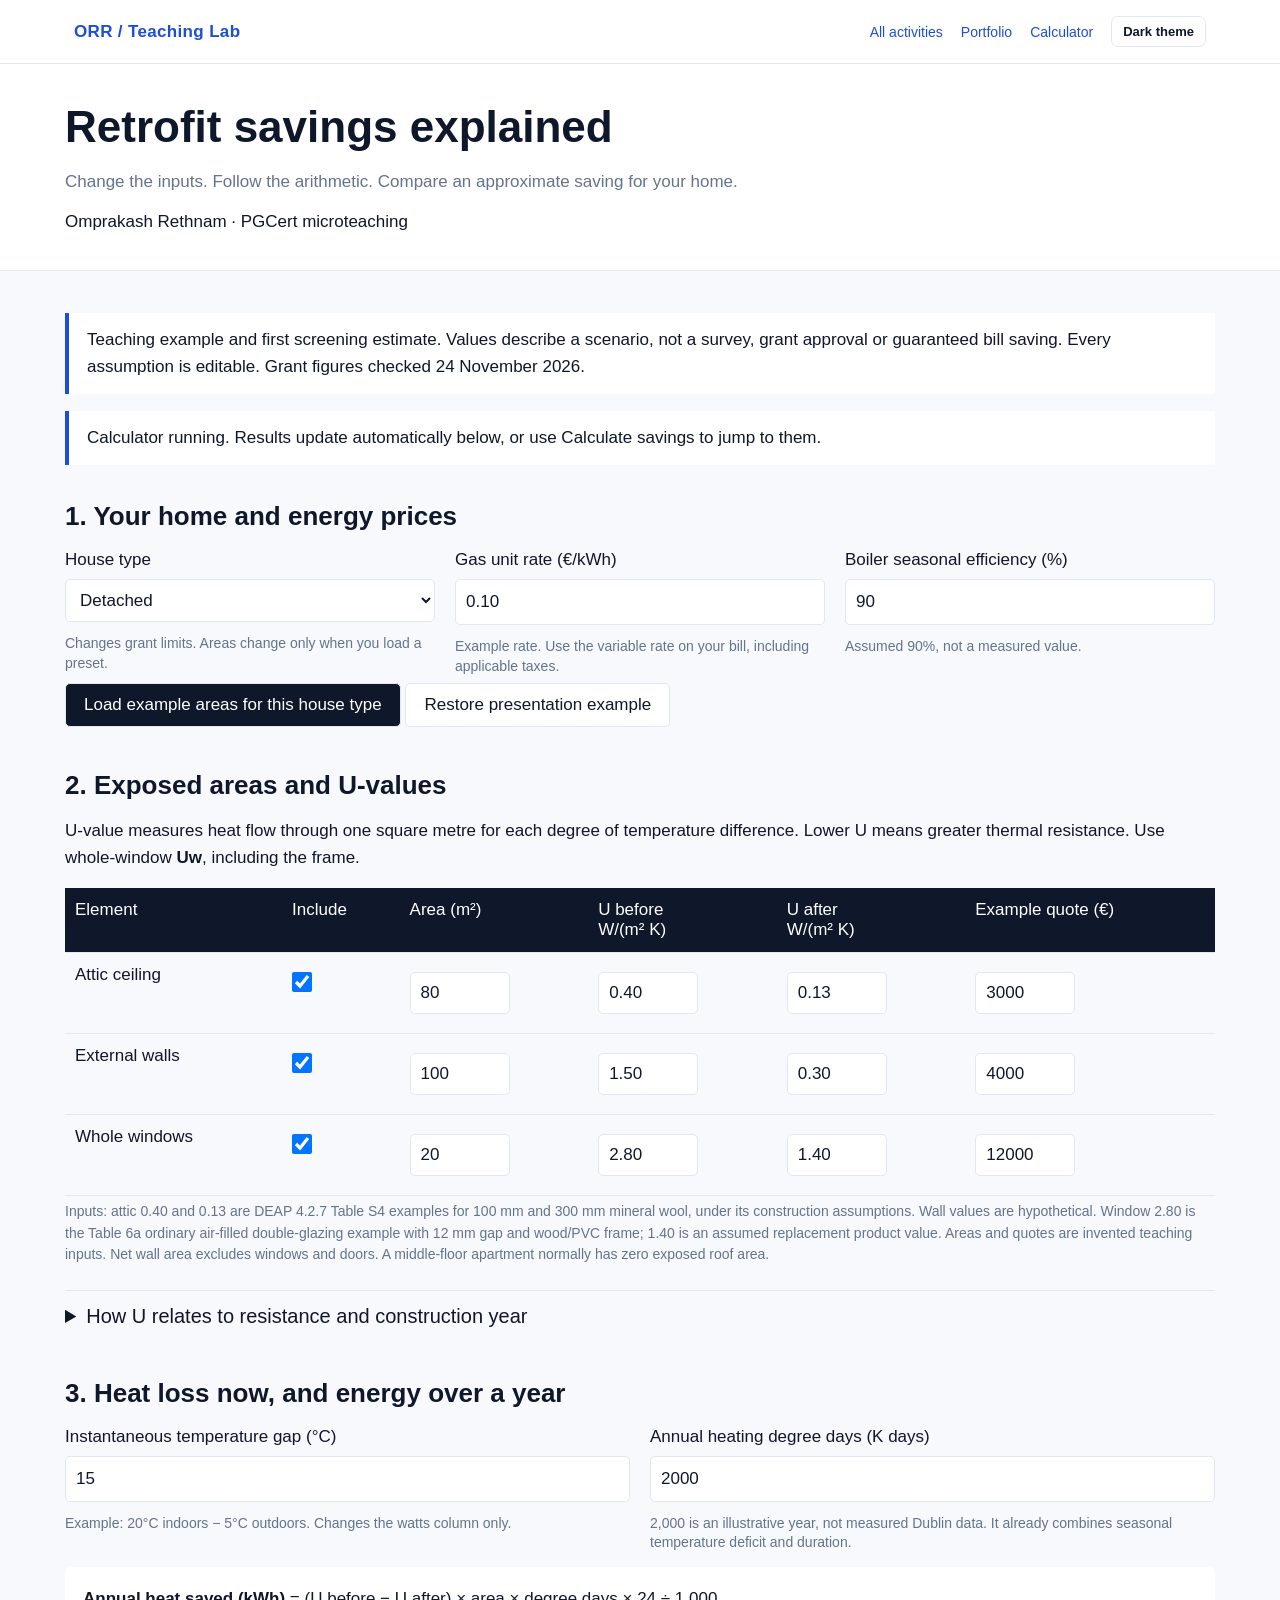
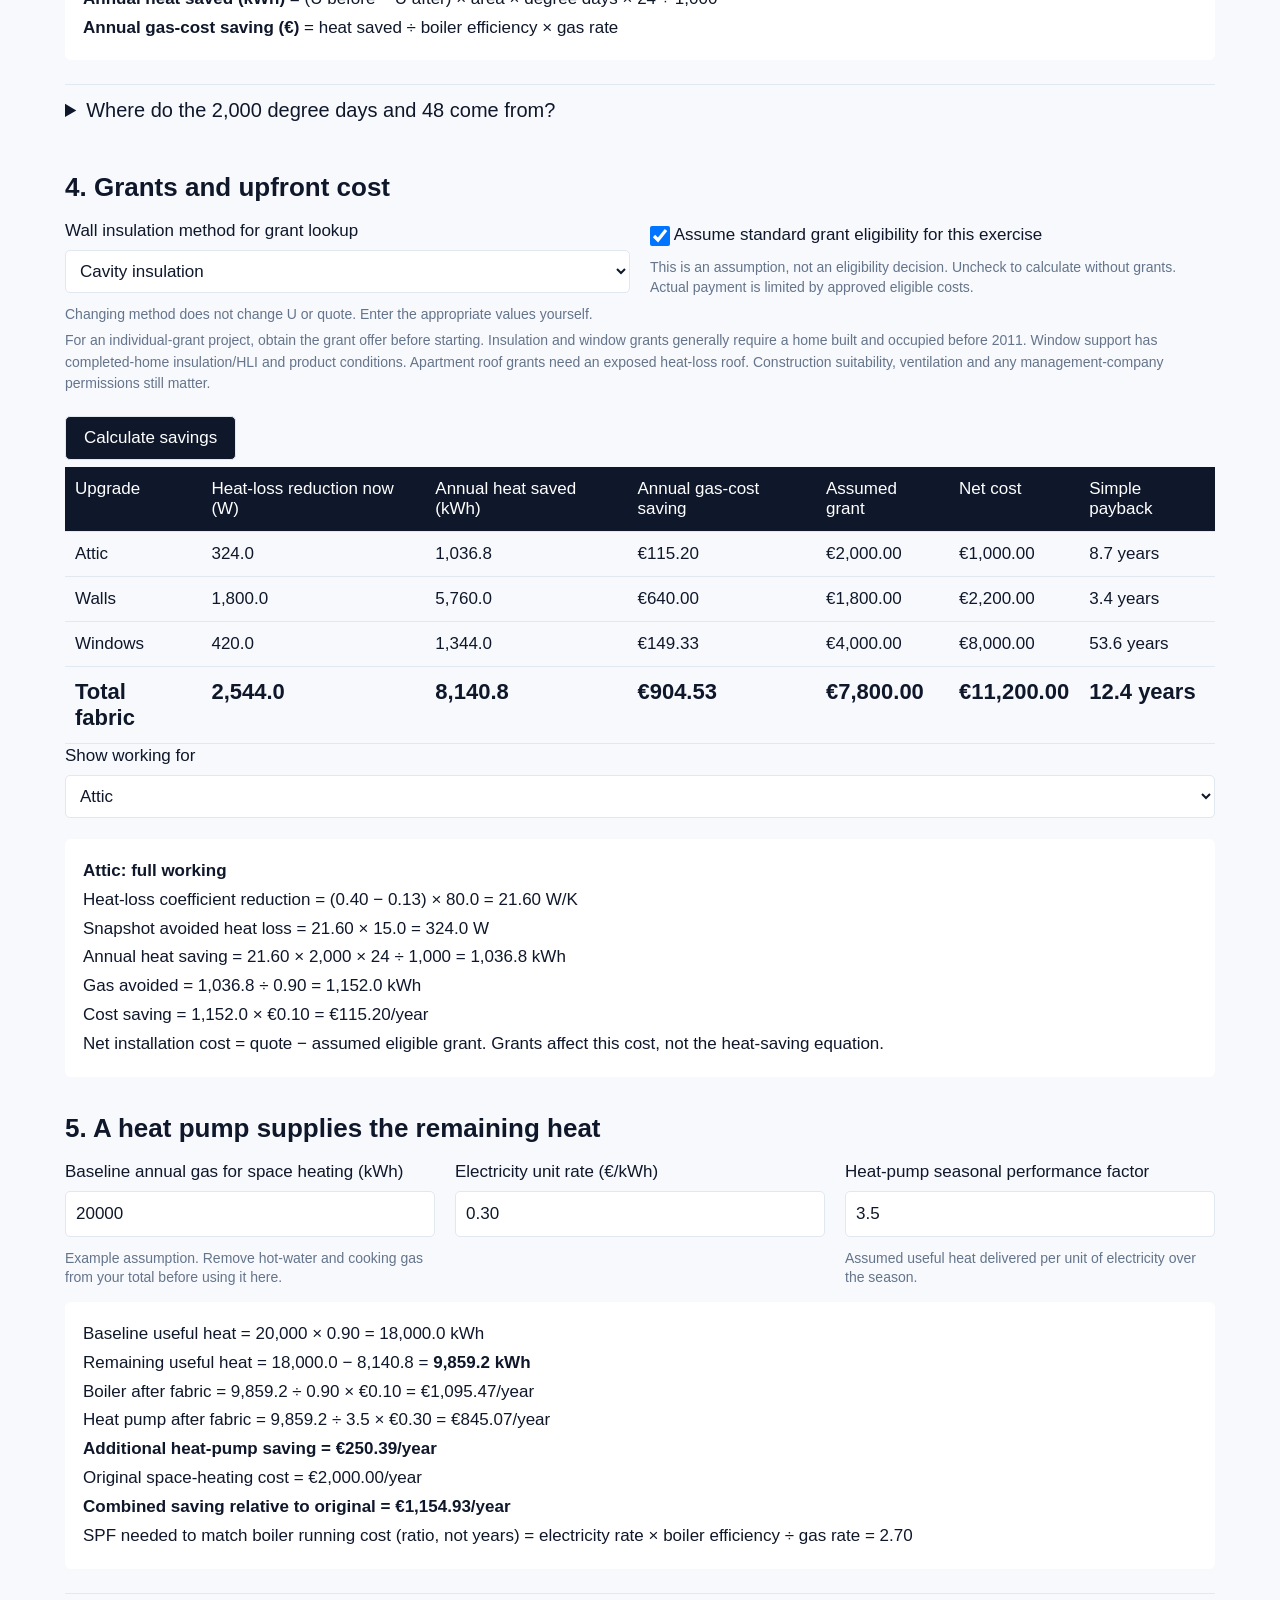
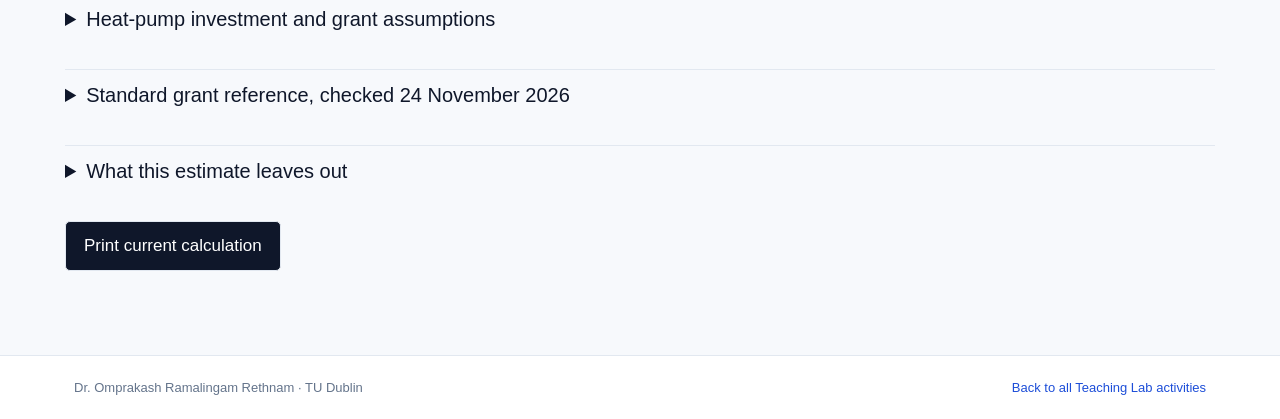
<file: teaching/retrofit-savings.html>
<!doctype html>
<html lang="en" data-theme="light"><head><meta charset="utf-8"><meta name="viewport" content="width=device-width,initial-scale=1"><title>Retrofit Savings Calculator | Teaching Lab | Dr. Omprakash Ramalingam Rethnam</title><meta name="description" content="Estimate annual retrofit savings from U-values and exposed area. Follow heat-loss, heating-degree-day and cost calculations, compare heat pumps and view dated SEAI grant references.">
<style>
:root{font-family:Arial,sans-serif;color:#183d3b;background:#f5f2ea;font-size:17px}*{box-sizing:border-box}body{margin:0}.tool-intro{background:#183d3b;color:white;padding:38px max(20px,calc((100vw - 1150px)/2))}.tool-intro p{color:#dce6e0}main{max-width:1190px;margin:auto;padding:25px 20px 60px}h1{font-size:clamp(29px,4vw,44px);margin:0 0 15px}h2{font-size:26px;margin:36px 0 16px}h3{font-size:20px}p{line-height:1.55}label{display:block;line-height:1.4}input,select,button{font:inherit;padding:10px;border:1px solid #8b9d96;border-radius:5px;background:white;color:#183d3b;width:100%;margin:7px 0}input[type=checkbox]{width:auto;min-width:20px;min-height:20px;vertical-align:middle}button{width:auto;cursor:pointer;background:#183d3b;color:white;padding:11px 18px}button.secondary{background:transparent;color:#183d3b}input:focus,select:focus,button:focus{outline:3px solid #c17c48;outline-offset:2px}.grid{display:grid;grid-template-columns:repeat(3,minmax(0,1fr));gap:20px}.two{grid-template-columns:repeat(2,minmax(0,1fr))}.hint{font-size:14px;color:#526662}.notice{background:#e8e6db;padding:14px 18px;border-left:4px solid #ad592d}.tablewrap{overflow:auto}table{border-collapse:collapse;width:100%;font-variant-numeric:tabular-nums}th,td{padding:12px 10px;text-align:left;border-bottom:1px solid #cbd4cd;vertical-align:top}th{background:#183d3b;color:white;font-weight:normal}td input{min-width:90px;width:100px}td:first-child{min-width:130px}.total{font-size:22px;font-weight:bold}.work{background:white;padding:18px;margin:14px 0;line-height:1.7;border-radius:6px;overflow-wrap:anywhere}.resultbar{height:22px;background:#cbd8ce;margin:7px 0 14px}.resultbar span{height:100%;display:block;background:#ad592d}.error{color:#922a20;font-weight:bold;padding:12px 0}.error:empty{display:none}summary{cursor:pointer;font-size:20px;padding:14px 0}details{border-top:1px solid #bdcbbf;margin-top:24px}a{color:#87431e}output{font-variant-numeric:tabular-nums}.nowrap{white-space:nowrap}@media(max-width:720px){.grid,.two{grid-template-columns:1fr}.tool-intro{padding:28px 20px}td,th{padding:10px 7px}.work{padding:12px}}@media print{button{display:none}.tool-intro{background:white;color:#183d3b}details{display:block}input,select{border:0;padding:0}main{max-width:none}}
</style><link rel="stylesheet" href="lab-shell.css"><style>
:root { color:var(--site-text); background:var(--site-alt); }
.tool-intro { background:var(--site-bg); color:var(--site-text); padding:38px max(20px,calc((100vw - 1150px)/2)); border-bottom:1px solid var(--site-border); }
.tool-intro p { color:var(--site-muted); }
#retrofit-app { color:var(--site-text); }
#retrofit-app .hint { color:var(--site-muted); display:block; margin-top:5px; }
#retrofit-app .notice { background:var(--site-bg); color:var(--site-text); border-left-color:var(--site-accent); }
#retrofit-app .work { background:var(--site-bg); color:var(--site-text); }
#retrofit-app input, #retrofit-app select { color:var(--site-text); background:var(--site-bg); border-color:var(--site-border); }
#retrofit-app th { background:var(--site-text); color:var(--site-bg); }
#retrofit-app td, #retrofit-app th, #retrofit-app details { border-color:var(--site-border); }
#retrofit-app a { color:var(--site-accent); }
#retrofit-app button { background:var(--site-text); color:var(--site-bg); border-color:var(--site-border); }
#retrofit-app button.secondary { background:var(--site-bg); color:var(--site-text); }
.lab-header .lab-theme { width:auto; margin:0; }
@media print { .tool-intro { padding:0; background:white; color:#183d3b; } #retrofit-app { color:#183d3b; } #retrofit-app .work { color:#183d3b; background:white; } #retrofit-app th { color:#183d3b; background:white; } #appstatus { display:none; } }
</style></head><body class="lab-page"><header class="lab-header"><div class="lab-header-inner"><a class="lab-brand" href="index.html">ORR / Teaching Lab</a><nav aria-label="Teaching navigation"><a href="index.html">All activities</a><a href="../index.html#teaching">Portfolio</a><a href="#retrofit-app">Calculator</a><button id="labTheme" class="lab-theme" type="button">Dark theme</button></nav></div></header>
<section class="tool-intro"><h1>Retrofit savings explained</h1><p>Change the inputs. Follow the arithmetic. Compare an approximate saving for your home.</p><span>Omprakash Rethnam · PGCert microteaching</span></section>
<main id="retrofit-app">
<p class="notice">Teaching example and first screening estimate. Values describe a scenario, not a survey, grant approval or guaranteed bill saving. Every assumption is editable. Grant figures checked 24 November 2026.</p>
<p id="appstatus" class="notice" role="status">Loading calculator. If no results appear, enable JavaScript and reload this page.</p>
<h2>1. Your home and energy prices</h2>
<div class="grid">
<label>House type<select id="house"><option value="detached">Detached</option><option value="semi">Semi-detached / end terrace</option><option value="mid">Mid-terrace</option><option value="apartment">Apartment</option></select><span class="hint">Changes grant limits. Areas change only when you load a preset.</span></label>
<label>Gas unit rate (€/kWh)<input id="gas" type="number" min="0.000001" step="any" value="0.10"><span class="hint">Example rate. Use the variable rate on your bill, including applicable taxes.</span></label>
<label>Boiler seasonal efficiency (%)<input id="eff" type="number" min="1" max="100" step="1" value="90"><span class="hint">Assumed 90%, not a measured value.</span></label></div>
<button type="button" id="preset">Load example areas for this house type</button> <button type="button" class="secondary" id="reset">Restore presentation example</button>
<h2>2. Exposed areas and U-values</h2>
<p>U-value measures heat flow through one square metre for each degree of temperature difference. Lower U means greater thermal resistance. Use whole-window <strong>Uw</strong>, including the frame.</p>
<div class="tablewrap"><table><thead><tr><th>Element</th><th>Include</th><th>Area (m²)</th><th>U before<br>W/(m² K)</th><th>U after<br>W/(m² K)</th><th>Example quote (€)</th></tr></thead><tbody>
<tr><td>Attic ceiling</td><td><input type="checkbox" id="on0" aria-label="Include attic" checked></td><td><input id="a0" step="0.1" aria-label="Attic area" type="number" min="0" value="80"></td><td><input id="b0" aria-label="Attic U before" type="number" min="0.01" step="0.01" value="0.40"></td><td><input id="u0" aria-label="Attic U after" type="number" min="0.01" step="0.01" value="0.13"></td><td><input id="c0" aria-label="Attic quote" type="number" min="0" value="3000"></td></tr>
<tr><td>External walls</td><td><input type="checkbox" id="on1" aria-label="Include walls" checked></td><td><input id="a1" step="0.1" aria-label="Wall area" type="number" min="0" value="100"></td><td><input id="b1" aria-label="Wall U before" type="number" min="0.01" step="0.01" value="1.50"></td><td><input id="u1" aria-label="Wall U after" type="number" min="0.01" step="0.01" value="0.30"></td><td><input id="c1" aria-label="Wall quote" type="number" min="0" value="4000"></td></tr>
<tr><td>Whole windows</td><td><input type="checkbox" id="on2" aria-label="Include windows" checked></td><td><input id="a2" step="0.1" aria-label="Window area" type="number" min="0" value="20"></td><td><input id="b2" aria-label="Window U before" type="number" min="0.01" step="0.01" value="2.80"></td><td><input id="u2" aria-label="Window U after" type="number" min="0.01" step="0.01" value="1.40"></td><td><input id="c2" aria-label="Window quote" type="number" min="0" value="12000"></td></tr>
</tbody></table></div>
<p class="hint">Inputs: attic 0.40 and 0.13 are DEAP 4.2.7 Table S4 examples for 100 mm and 300 mm mineral wool, under its construction assumptions. Wall values are hypothetical. Window 2.80 is the Table 6a ordinary air-filled double-glazing example with 12 mm gap and wood/PVC frame; 1.40 is an assumed replacement product value. Areas and quotes are invented teaching inputs. Net wall area excludes windows and doors. A middle-floor apartment normally has zero exposed roof area.</p>
<details><summary>How U relates to resistance and construction year</summary><div class="grid"><label>Existing whole-element U<input id="ru" type="number" min="0.01" step="0.01" value="1.5"></label><label>Added insulation thickness (mm)<input id="rd" type="number" min="0" value="80"></label><label>Insulation conductivity (W/m K)<input id="rl" type="number" min="0.001" step="0.001" value="0.030"></label></div><p id="rwork" class="work" aria-live="polite"></p><p>For a uniform added layer, R = thickness in metres ÷ conductivity. Existing whole-element R already includes its relevant surface terms. This simplified update excludes new fixings, repeating bridges, gaps and changes to other layers. It does not establish suitability for cavity fill.</p><p>Age alone cannot establish the actual U-value. Start with assessment data or construction evidence. If roof insulation is unknown, historical DEAP roof age defaults include 0.49 for 1978–1993, 0.40 for 1994–1999 and 0.36 for 2000–2004. Use the <a href="https://deapguide.seai.ie/" target="_blank" rel="noopener">current SEAI DEAP guide</a>, and check extensions or upgrades separately.</p></details>
<h2>3. Heat loss now, and energy over a year</h2>
<div class="grid two"><label>Instantaneous temperature gap (°C)<input id="gap" type="number" min="0" value="15"><span class="hint">Example: 20°C indoors − 5°C outdoors. Changes the watts column only.</span></label><label>Annual heating degree days (K days)<input id="hdd" type="number" min="0" step="0.1" value="2000"><span class="hint">2,000 is an illustrative year, not measured Dublin data. It already combines seasonal temperature deficit and duration.</span></label></div>
<p class="work"><strong>Annual heat saved (kWh)</strong> = (U before − U after) × area × degree days × 24 ÷ 1,000<br><strong>Annual gas-cost saving (€)</strong> = heat saved ÷ boiler efficiency × gas rate</p>
<details><summary>Where do the 2,000 degree days and 48 come from?</summary><p>With an assumed heating balance temperature of 15.5°C, a day averaging 5.5°C contributes approximately 10 degree days. In our imaginary year, 200 such days contribute 2,000 degree days and the other 165 days contribute zero. This is a teaching scenario, not weather evidence.</p><p>2,000 degree days × 24 hours/day ÷ 1,000 Wh/kWh = <strong>48</strong>. That is the annual shortcut in the slides. Replace 2,000 with a representative local total, using the stated balance temperature. Met Éireann publishes degree days below 15.5°C in its <a href="https://data.gov.ie/dataset/70c7a502-4b08-4cbd-9e85-f670bc083157/resource/955e2873-a667-43e2-b1aa-94121ee361e8" target="_blank" rel="noopener">Dublin Airport monthly dataset</a>. Sum all 12 months of a year or use a long-run average. Published degree-day methods may use more detailed daily temperature profiles.</p><p>The heating balance temperature is the outside threshold below which heating is needed after average internal and solar gains. It is different from the indoor setpoint and varies by home. Do not multiply degree days by the separate snapshot temperature gap or by another annual heating-hours figure.</p></details>
<h2>4. Grants and upfront cost</h2>
<div class="grid two"><label>Wall insulation method for grant lookup<select id="wall"><option value="cavity">Cavity insulation</option><option value="internal">Internal insulation</option><option value="external">External insulation</option></select><span class="hint">Changing method does not change U or quote. Enter the appropriate values yourself.</span></label><label><input id="grants" type="checkbox" checked> Assume standard grant eligibility for this exercise<span class="hint">This is an assumption, not an eligibility decision. Uncheck to calculate without grants. Actual payment is limited by approved eligible costs.</span></label></div>
<p class="hint">For an individual-grant project, obtain the grant offer before starting. Insulation and window grants generally require a home built and occupied before 2011. Window support has completed-home insulation/HLI and product conditions. Apartment roof grants need an exposed heat-loss roof. Construction suitability, ventilation and any management-company permissions still matter.</p>
<button type="button" id="calculate">Calculate savings</button>
<div id="errors" role="alert" class="error"></div><div id="results" aria-live="polite"></div>
<label>Show working for<select id="which"><option value="0">Attic</option><option value="1">Walls</option><option value="2">Windows</option></select></label><div id="working" class="work" aria-live="polite"></div>
<h2>5. A heat pump supplies the remaining heat</h2>
<div class="grid"><label>Baseline annual gas for space heating (kWh)<input id="baseline" type="number" min="0" value="20000"><span class="hint">Example assumption. Remove hot-water and cooking gas from your total before using it here.</span></label><label>Electricity unit rate (€/kWh)<input id="electric" type="number" min="0.000001" step="any" value="0.30"></label><label>Heat-pump seasonal performance factor<input id="spf" type="number" min="0.1" step="0.1" value="3.5"><span class="hint">Assumed useful heat delivered per unit of electricity over the season.</span></label></div>
<div id="heatpump" aria-live="polite"></div>
<details><summary>Heat-pump investment and grant assumptions</summary><p id="hplimit"></p><p>For houses, the water-based bundle can include up to €10,500 system support, €2,000 for qualifying central-heating work and €2,000 boiler scrappage. Components have separate conditions. Apartment maximum is €11,500. Existing heat-pump replacement and air-to-air systems use different limits. The maximum bundle is not an automatic grant.</p><div class="grid two"><label>Example heat-pump installation quote (€)<input id="hpcost" type="number" min="0" value="18000"></label><label>Assumed approved heat-pump grant (€)<input id="hpgrant" type="number" min="0" value="0"><span class="hint">Defaults to zero. Enter only the applicable assumed approved amount.</span></label></div><div id="hpfinance" class="work"></div><p>Homes must generally have been built and occupied before 2021. Pre-2007 homes may need a technical assessment unless a qualifying valid BER permits the self-declaration route. Check <a href="https://www.seai.ie/grants/home-energy-grants/individual-grants/heat-pump-systems" target="_blank" rel="noopener">SEAI assessment and grant rules</a>. A screening calculation cannot size a heat pump or confirm flow temperatures, emitter suitability or achieved seasonal performance.</p></details>
<details><summary>Standard grant reference, checked 24 November 2026</summary><div id="granttable" class="tablewrap"></div><p>Standard amounts only. Enhanced attic/cavity support may apply to eligible households. Eligible-cost caps and scheme terms apply. These are saved reference values, not a live feed.</p><p><a href="https://www.seai.ie/grants/home-energy-grants/individual-grants/attic-insulation" target="_blank" rel="noopener">Attic grants</a> · <a href="https://www.seai.ie/grants/home-energy-grants/individual-grants/wall-insulation" target="_blank" rel="noopener">Wall grants</a> · <a href="https://www.seai.ie/grants/home-energy-grants/individual-grants/windows-and-doors" target="_blank" rel="noopener">Windows and conditions</a> · <a href="https://www.seai.ie/grants/home-energy-grants/individual-grants/heat-pump-systems" target="_blank" rel="noopener">Heat-pump grants</a></p></details>
<details><summary>What this estimate leaves out</summary><p>This is a steady-state transmission and degree-day comparison, not a BER or dynamic simulation. Floors, doors, air leakage, junctions, window solar-gain changes, hot water and distribution losses are outside the component calculation. The balance-temperature assumption approximates gains. Schedules, occupants heating more after an upgrade and actual weather can change bill savings. Standing charges remain unchanged. Simple payback excludes finance, maintenance and changing tariffs. Do not add a separate insulation saving again when comparing the heat pump with the already-insulated boiler.</p><p>Check the magnitude against your own space-heating energy. If the predicted component saving exceeds baseline useful heat, review the inputs rather than treat the result as a saving. Proper ventilation remains necessary. Use this to ask informed questions and compare first estimates before committing to work.</p><p>U-value reference: <a href="https://www.seai.ie/sites/default/files/publications/DEAP_Manual.pdf" target="_blank" rel="noopener">SEAI DEAP Manual 4.2.7, June 2025, Tables S1, S4, S5 and 6a</a>. These are named historical lookup examples. Follow the <a href="https://deapguide.seai.ie/" target="_blank" rel="noopener">current DEAP guide</a> for assessment work.</p></details>
<p><button type="button" id="print">Print current calculation</button></p>
</main>
<script>
(()=>{'use strict';const $=id=>document.getElementById(id),num=id=>Number($(id).value),fmt=(v,d=2)=>Number(v).toLocaleString('en-IE',{minimumFractionDigits:d,maximumFractionDigits:d}),eur=v=>'€'+fmt(v),names=['Attic','Walls','Windows'];
const G={attic:[2000,1500,1400,1100],cavity:[1800,1300,850,700],internal:[4500,3500,2000,1500],external:[8000,6000,3500,3000],windows:[4000,3000,1800,1500],hp:[14500,14500,14500,11500]},types=['detached','semi','mid','apartment'];
function calculate(){const type=types.indexOf($('house').value),eff=num('eff')/100,gas=num('gas'),hdd=num('hdd'),gap=num('gap'),electric=num('electric'),spf=num('spf'),baseline=num('baseline'),errors=[];
document.querySelectorAll('input[type=number]').forEach(el=>{if(el.value===''||!Number.isFinite(Number(el.value))||!el.checkValidity())errors.push('Check '+(el.getAttribute('aria-label')||el.parentElement.textContent.split('\n')[0]).trim()+'.');});
const rows=names.map((name,i)=>{let on=$('on'+i).checked,a=num('a'+i),b=num('b'+i),u=num('u'+i),cost=num('c'+i);if(on&&u>b)errors.push(name+': U after exceeds U before, so this increases heat loss.');const coeff=(b-u)*a*(on?1:0),heat=coeff*hdd*24/1000,saving=heat/eff*gas,grantKey=i===0?'attic':i===1?$('wall').value:'windows',potential=G[grantKey][type],grant=on&&$('grants').checked&&a>0?Math.min(potential,cost):0;return{name,i,on,a,b,u,cost:on&&a>0?cost:0,coeff,heat,saving,grant,potential,net:on&&a>0?cost-grant:0};});
const total=rows.reduce((a,r)=>({heat:a.heat+r.heat,saving:a.saving+r.saving,cost:a.cost+r.cost,net:a.net+r.net,grant:a.grant+r.grant}),{heat:0,saving:0,cost:0,net:0,grant:0});let useful=baseline*eff,remaining=useful-total.heat;
if(remaining<0)errors.push('The estimated fabric saving exceeds baseline useful space heat. Review areas, U-values, degree days and the baseline. Heat-pump results are withheld.');
if(type===3&&rows[0].on&&rows[0].a>0)errors.push('Apartment roof included: confirm that this is a top-floor or otherwise exposed heat-loss roof.');
if(num('hpgrant')>G.hp[type])errors.push('Assumed heat-pump grant exceeds the listed water-based bundle maximum for this home type.');
if(num('hpgrant')>num('hpcost'))errors.push('Assumed heat-pump grant exceeds the installation quote.');
const invalid=document.querySelector('input[type=number]:invalid')||Array.from(document.querySelectorAll('input[type=number]')).some(e=>e.value==='');
$('errors').textContent=[...new Set(errors)].join(' ');if(invalid){$('appstatus').textContent='Check the highlighted inputs to show results.';$('results').textContent='Correct the input values to calculate.';$('working').textContent='';$('heatpump').textContent='';$('hpfinance').textContent='';return;}
$('appstatus').textContent='Calculator running. Results update automatically below, or use Calculate savings to jump to them.';
$('results').innerHTML='<div class="tablewrap"><table><thead><tr><th>Upgrade</th><th>Heat-loss reduction now (W)</th><th>Annual heat saved (kWh)</th><th>Annual gas-cost saving</th><th>Assumed grant</th><th>Net cost</th><th>Simple payback</th></tr></thead><tbody>'+rows.map(r=>'<tr><td>'+r.name+(r.on?'':' (excluded)')+'</td><td>'+fmt(r.coeff*gap,1)+'</td><td>'+fmt(r.heat,1)+'</td><td>'+eur(r.saving)+'</td><td>'+eur(r.grant)+'</td><td>'+eur(r.net)+'</td><td>'+(r.saving>0?fmt(r.net/r.saving,1)+' years':'No positive saving')+'</td></tr>').join('')+'<tr class="total"><td>Total fabric</td><td>'+fmt(rows.reduce((a,r)=>a+r.coeff*gap,0),1)+'</td><td>'+fmt(total.heat,1)+'</td><td>'+eur(total.saving)+'</td><td>'+eur(total.grant)+'</td><td>'+eur(total.net)+'</td><td>'+(total.saving>0?fmt(total.net/total.saving,1)+' years':'—')+'</td></tr></tbody></table></div>';
const r=rows[Number($('which').value)];$('working').innerHTML='<strong>'+r.name+': full working'+(r.on?'':' (excluded from totals)')+'</strong><br>Heat-loss coefficient reduction = ('+fmt(r.b)+' − '+fmt(r.u)+') × '+fmt(r.a,1)+' = '+fmt((r.b-r.u)*r.a,2)+' W/K<br>Snapshot avoided heat loss = '+fmt((r.b-r.u)*r.a,2)+' × '+fmt(gap,1)+' = '+fmt((r.b-r.u)*r.a*gap,1)+' W<br>Annual heat saving = '+fmt((r.b-r.u)*r.a,2)+' × '+fmt(hdd,0)+' × 24 ÷ 1,000 = '+fmt((r.b-r.u)*r.a*hdd*24/1000,1)+' kWh<br>Gas avoided = '+fmt((r.b-r.u)*r.a*hdd*24/1000,1)+' ÷ '+fmt(eff,2)+' = '+fmt((r.b-r.u)*r.a*hdd*24/1000/eff,1)+' kWh<br>Cost saving = '+fmt((r.b-r.u)*r.a*hdd*24/1000/eff,1)+' × '+eur(gas)+' = '+eur((r.b-r.u)*r.a*hdd*24/1000/eff*gas)+'/year<br>Net installation cost = quote − assumed eligible grant. Grants affect this cost, not the heat-saving equation.';
const validHP=remaining>=0,oldCost=baseline*gas,postCost=remaining/eff*gas,hpCost=remaining/spf*electric,hpSaving=postCost-hpCost,combined=oldCost-hpCost;
$('heatpump').innerHTML=validHP?'<div class="work">Baseline useful heat = '+fmt(baseline,0)+' × '+fmt(eff)+' = '+fmt(useful,1)+' kWh<br>Remaining useful heat = '+fmt(useful,1)+' − '+fmt(total.heat,1)+' = <strong>'+fmt(remaining,1)+' kWh</strong><br>Boiler after fabric = '+fmt(remaining,1)+' ÷ '+fmt(eff)+' × '+eur(gas)+' = '+eur(postCost)+'/year<br>Heat pump after fabric = '+fmt(remaining,1)+' ÷ '+fmt(spf,1)+' × '+eur(electric)+' = '+eur(hpCost)+'/year<br><strong>Additional heat-pump '+(hpSaving>=0?'saving':'cost')+' = '+eur(Math.abs(hpSaving))+'/year</strong><br>Original space-heating cost = '+eur(oldCost)+'/year<br><strong>Combined '+(combined>=0?'saving':'cost increase')+' relative to original = '+eur(Math.abs(combined))+'/year</strong><br>SPF needed to match boiler running cost (ratio, not years) = electricity rate × boiler efficiency ÷ gas rate = '+fmt(electric*eff/gas,2)+'</div>':'Heat-pump comparison withheld until the fabric saving is consistent with baseline heat use.';
$('hplimit').textContent='Published water-based bundle maximum for this home type: '+eur(G.hp[type])+'. This is a conditional maximum, not approval.';
const hpNet=num('hpcost')-num('hpgrant');$('hpfinance').textContent=hpNet<0||num('hpgrant')>G.hp[type]?'Review the assumed heat-pump grant.':'Heat-pump net cost = '+eur(num('hpcost'))+' − '+eur(num('hpgrant'))+' = '+eur(hpNet)+'. '+(validHP&&hpSaving>0?'Incremental simple payback = '+eur(hpNet)+' ÷ '+eur(hpSaving)+' = '+fmt(hpNet/hpSaving,1)+' years.':'No positive incremental saving to calculate a payback.')+' Simple payback estimates years to recover the net installation cost through the additional annual saving. The heat-pump saving already follows the fabric upgrade.';
const ru=num('ru'),rd=num('rd'),rl=num('rl'),R=1/ru,add=rd/1000/rl;$('rwork').textContent='Existing R = 1 ÷ '+fmt(ru)+' = '+fmt(R,3)+' m² K/W. Added R = ('+fmt(rd,0)+' ÷ 1,000) ÷ '+fmt(rl,3)+' = '+fmt(add,3)+' m² K/W. New U ≈ 1 ÷ ('+fmt(R,3)+' + '+fmt(add,3)+') = '+fmt(1/(R+add),3)+' W/(m² K).';
window.retrofitResult={rows,total,remaining,oldCost,postCost,hpCost,hpSaving,combined,errors};}
$('granttable').innerHTML='<table><thead><tr><th>Measure</th><th>Detached</th><th>Semi / end</th><th>Mid-terrace</th><th>Apartment</th></tr></thead><tbody>'+Object.entries(G).map(([k,v])=>'<tr><td>'+({attic:'Attic',cavity:'Cavity wall',internal:'Internal wall',external:'External wall',windows:'Whole windows',hp:'Water-based HP bundle, up to'}[k])+'</td>'+v.map(n=>'<td>'+eur(n)+'</td>').join('')+'</tr>').join('')+'</tbody></table>';
$('preset').addEventListener('click',()=>{const a={detached:[80,100,20],semi:[65,80,18],mid:[55,50,16],apartment:[0,45,12]}[$('house').value];a.forEach((v,i)=>$('a'+i).value=v);calculate();});
$('reset').addEventListener('click',()=>{document.querySelectorAll('input').forEach(e=>{if(e.type==='checkbox')e.checked=e.defaultChecked;else e.value=e.defaultValue;});$('house').value='detached';$('wall').value='cavity';$('which').value='0';calculate();});
$('calculate').addEventListener('click',()=>{calculate();$('results').scrollIntoView({behavior:'smooth',block:'start'});});
$('print').addEventListener('click',()=>window.print());document.querySelectorAll('input,select').forEach(e=>e.addEventListener('input',calculate));calculate();
})();
</script><footer class="lab-footer"><div class="lab-footer-inner"><span>Dr. Omprakash Ramalingam Rethnam · TU Dublin</span><a href="index.html">Back to all Teaching Lab activities</a></div></footer><script src="lab-navigation.js"></script></body></html>
</file>
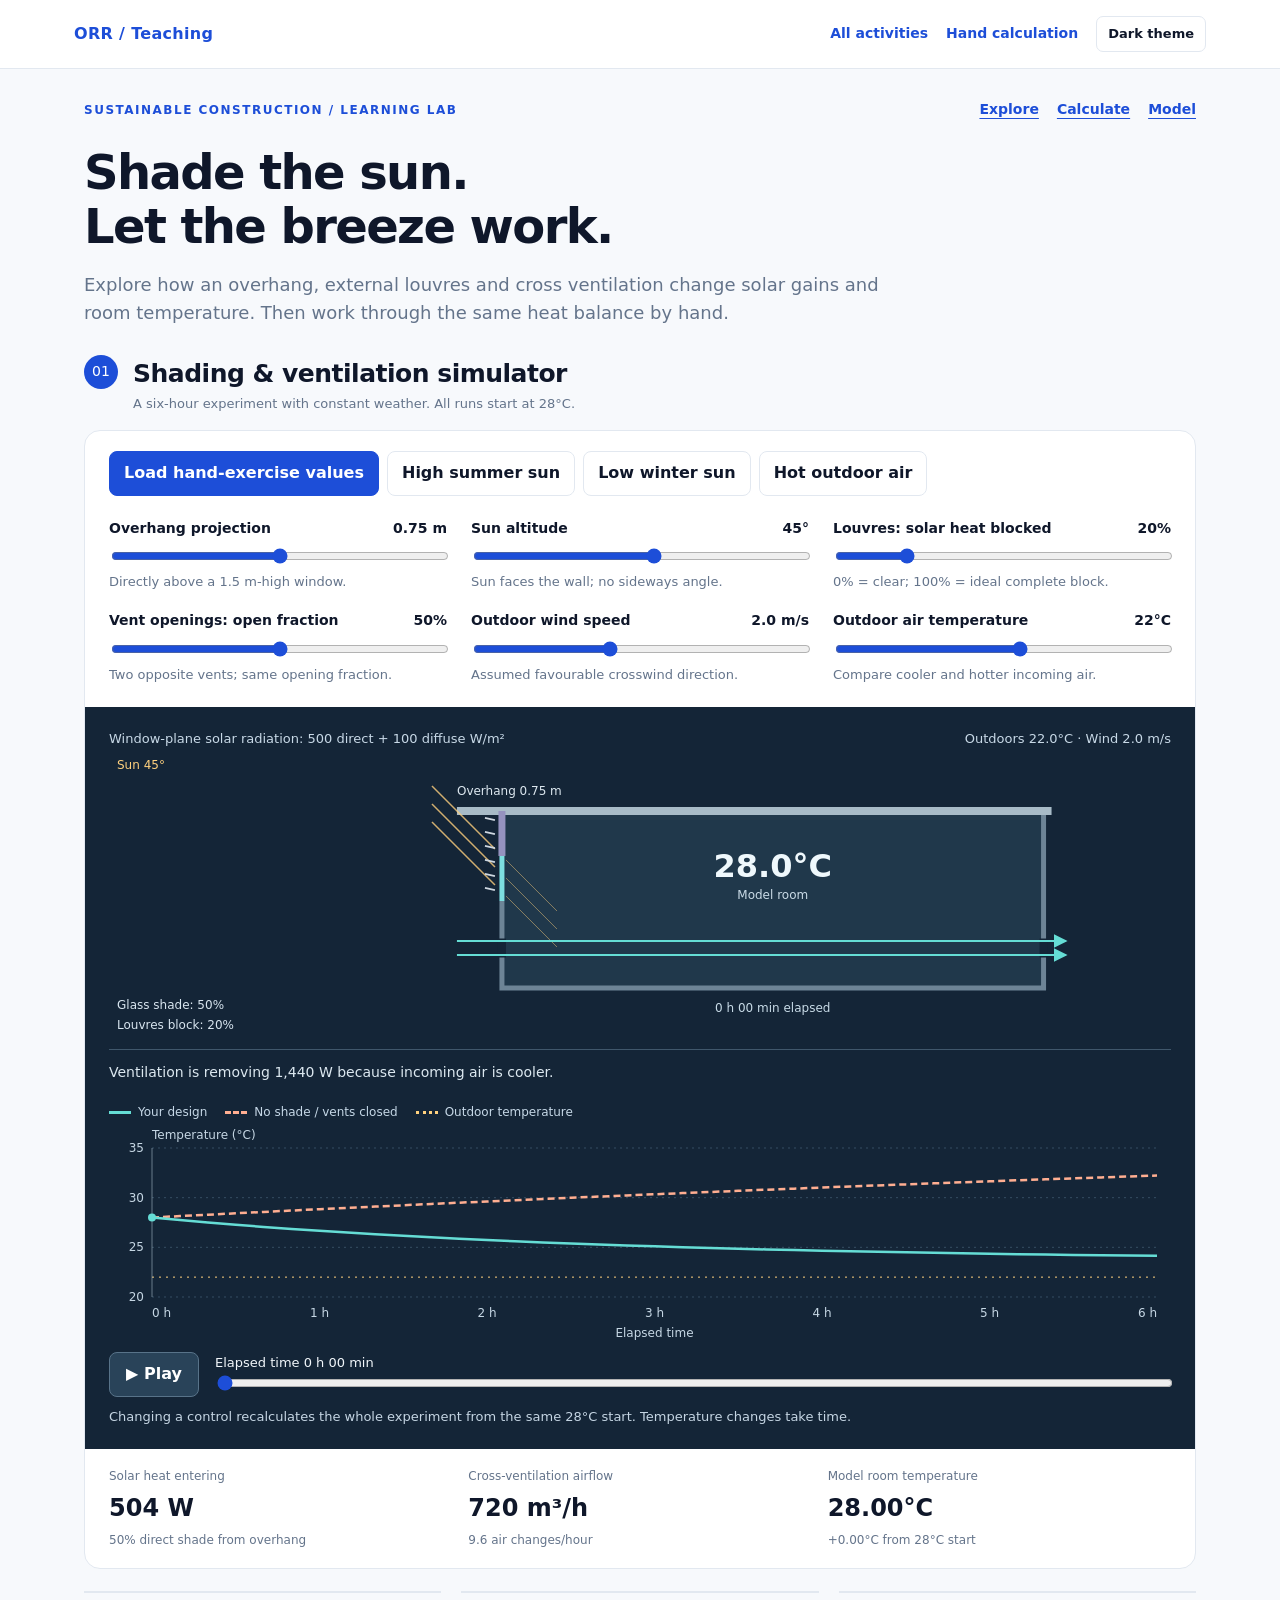
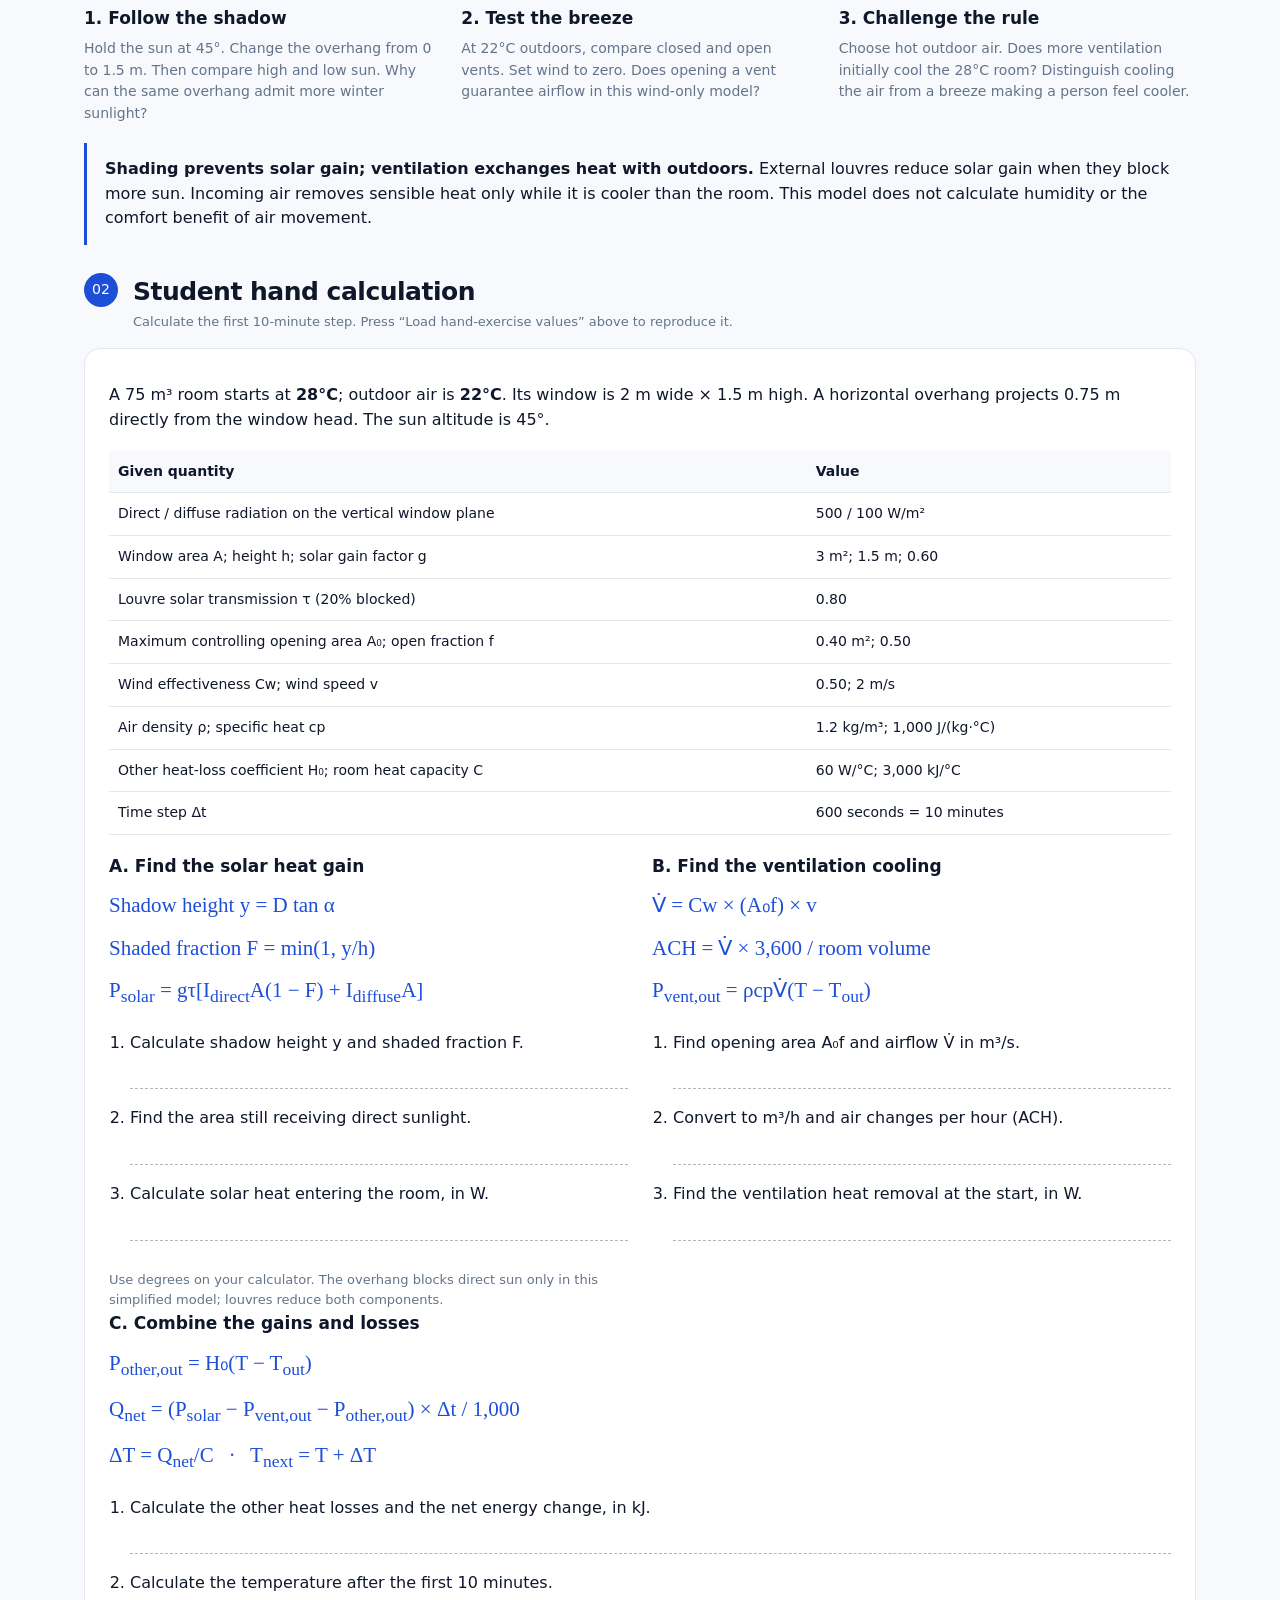
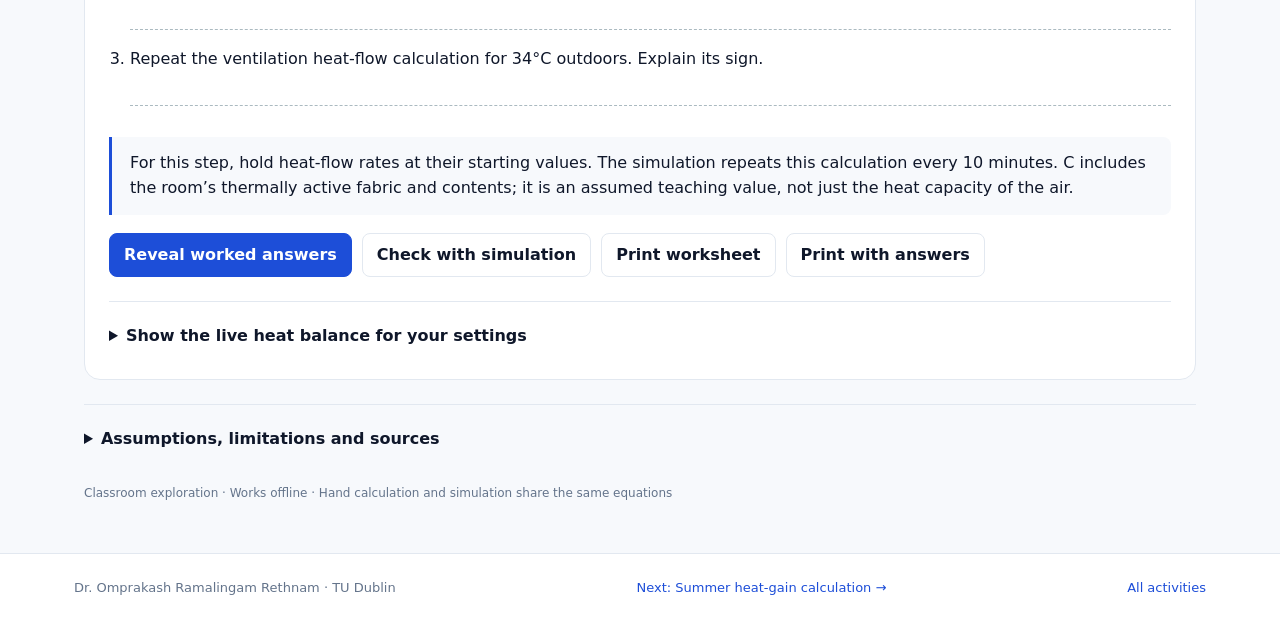
<file: teaching/shading-ventilation.html>
<!DOCTYPE html>
<html lang="en" data-theme="light"><head><meta charset="utf-8"><meta name="viewport" content="width=device-width,initial-scale=1"><title>Shading & Ventilation · Classroom Lab</title>
<style>
:root{--ink:#183444;--muted:#536975;--teal:#007d7d;--border:#dae4e5;--paper:#f2f6f5;--night:#142537;--cyan:#65ddd5;--gold:#ffd17e;--coral:#ffae91}*{box-sizing:border-box}body{margin:0;background:var(--paper);color:var(--ink);font:16px/1.55 system-ui,-apple-system,Segoe UI,sans-serif}button,input{font:inherit}button{cursor:pointer;border:1px solid var(--border);background:white;color:var(--ink);padding:9px 14px;border-radius:8px;font-weight:650}button:hover{filter:brightness(.95)}button:focus-visible,input:focus-visible,a:focus-visible,summary:focus-visible{outline:3px solid #3185cf;outline-offset:3px}input[type=range]{width:100%;accent-color:var(--teal);cursor:pointer}h1,h2,h3,p{margin:0}h1{font-size:clamp(30px,4.5vw,48px);line-height:1.13;letter-spacing:-1.6px}h2{font-size:25px;letter-spacing:-.5px}h3{font-size:17px}p+p{margin-top:10px}a{color:var(--teal);text-underline-offset:4px}.wrap{max-width:1160px;margin:auto;padding:30px 24px 50px}.brand{display:flex;justify-content:space-between;align-items:center;gap:12px;flex-wrap:wrap;margin-bottom:30px}.eyebrow{text-transform:uppercase;letter-spacing:1.5px;font-size:12px;font-weight:750;color:var(--teal)}nav{display:flex;gap:18px;font-size:14px;font-weight:650}.intro{max-width:830px;font-size:18px;color:var(--muted);margin:18px 0 26px}.section-head{display:flex;gap:15px;align-items:flex-start;margin:28px 0 16px}.number{display:grid;place-items:center;width:34px;height:34px;flex-shrink:0;background:var(--ink);color:white;border-radius:50%;font-size:14px}.small{font-size:13px;color:var(--muted)}.panel{border:1px solid var(--border);border-radius:16px;background:white;overflow:hidden}.presets{display:flex;gap:8px;flex-wrap:wrap;padding:20px 24px 0}.primary{background:var(--ink);color:white;border-color:var(--ink)}.controls{display:grid;grid-template-columns:repeat(3,1fr);gap:18px 24px;padding:22px 24px}.label{display:flex;justify-content:space-between;gap:8px;font-weight:650;font-size:14px;margin-bottom:7px}.label output{white-space:nowrap;font-variant-numeric:tabular-nums}.sim{background:var(--night);color:#f1f6fa;padding:22px 24px}.scene-top{display:flex;justify-content:space-between;gap:12px;flex-wrap:wrap;color:#c8d9e7;font-size:13px}.scene{width:100%;height:300px;display:block}.scene text,.chart text{font-family:system-ui,sans-serif}.status{border-top:1px solid #40576b;padding:12px 0 2px;font-size:14px;color:#dce8f0}.stats{display:grid;grid-template-columns:repeat(3,1fr);gap:16px;padding:18px 24px}.stat{display:grid;gap:4px}.stat strong{font-size:24px;font-variant-numeric:tabular-nums}.stat span{font-size:12px;color:var(--muted)}.timeline{display:flex;gap:16px;align-items:center;margin-top:12px}.timeline label{flex:1;font-size:13px}.timeline button{background:#2a445b;color:white;border-color:#587389;min-width:90px}.chart{width:100%;height:215px;display:block}.legend{display:flex;gap:18px;flex-wrap:wrap;font-size:12px;margin:17px 0 4px;color:#c6d8e7}.legend span::before{content:'';display:inline-block;width:22px;border-top:3px solid var(--cyan);vertical-align:middle;margin-right:7px}.legend .baseline::before{border-color:var(--coral);border-top-style:dashed}.legend .out::before{border-color:var(--gold);border-top-style:dotted}.note{padding:14px 18px;background:#e7f1ef;border-left:3px solid var(--teal);margin:18px 0;border-radius:0 8px 8px 0}.tasks{display:grid;grid-template-columns:repeat(3,1fr);gap:20px;margin-top:22px}.task{border-top:2px solid var(--border);padding-top:12px}.task p{font-size:14px;color:var(--muted);margin-top:7px}.math{padding:24px}.formula{font:21px/1.55 Georgia,serif;color:var(--teal);margin:10px 0;overflow-wrap:anywhere}.table-wrap{overflow-x:auto}table{width:100%;border-collapse:collapse;font-size:14px;margin:18px 0}th,td{text-align:left;padding:10px 9px;border-bottom:1px solid var(--border);vertical-align:top}th{background:#f2f6f6}.work-grid,.answer-cols{display:grid;grid-template-columns:1fr 1fr;gap:24px}.question-list{padding-left:21px}.question-list li{padding:4px 0}.blank{display:block;height:29px;border-bottom:1px dashed #abbac0;margin:5px 0 9px}.actions{display:flex;gap:10px;flex-wrap:wrap;margin:12px 0}.answers{background:#ecf4f2;padding:20px;border-radius:10px;margin-top:18px}.equation{font:14px/1.65 ui-monospace,Consolas,monospace;overflow-wrap:anywhere;margin:7px 0}.answers h3{margin:14px 0 6px}.model{border-top:1px solid var(--border);padding-top:16px;margin-top:24px}summary{cursor:pointer;font-weight:650;padding:6px 0}.model p,.model li{font-size:14px;color:var(--muted)}.model li{margin:6px 0}.footer{font-size:12px;color:var(--muted);margin-top:26px}.print-only{display:none}[hidden]{display:none!important}.pulse{stroke-dasharray:12 8;animation:flow 1.1s linear infinite}@keyframes flow{to{stroke-dashoffset:-40}}@media(prefers-reduced-motion:reduce){.pulse{animation:none}}
@media(max-width:750px){.controls{grid-template-columns:1fr 1fr}.tasks{grid-template-columns:1fr}.work-grid,.answer-cols{grid-template-columns:1fr}}@media(max-width:450px){.wrap{padding:20px 13px 35px}.controls{grid-template-columns:1fr;padding:18px}.sim{padding:18px 10px}.stats{padding:16px 14px;gap:10px}.stat strong{font-size:18px}.presets{padding:18px 18px 0}.intro{font-size:16px}.math{padding:18px}.formula{font-size:18px}.label{font-size:14px}.timeline{gap:9px}nav{gap:12px}h2{font-size:22px}}
@media print{body{background:white;color:black;font-size:10.5pt}.wrap{max-width:none;padding:0}.brand,.intro,#explore,.actions,.model,.footer,#check,.no-print{display:none!important}h1{font-size:24pt}.section-head{margin:14px 0}h2{font-size:17pt}.panel{border:0}.math{padding:0}.print-only{display:block}.work-grid,.answer-cols{display:block}.answers{break-before:page;background:white}.question-list li,tr{break-inside:avoid}.blank{height:35px}.formula{font-size:16px}table{font-size:10pt}.note{background:white}}
</style><link rel="stylesheet" href="lab-shell.css">
<meta name="description" content="Shading & Ventilation classroom activity, with calculations and stated teaching assumptions. Sustainable Construction Lab by Dr. Omprakash Ramalingam Rethnam.">
</head><body class="lab-page"><header class="lab-header"><div class="lab-header-inner"><a class="lab-brand" href="../index.html">ORR / Teaching</a><nav aria-label="Teaching navigation"><a href="index.html">All activities</a><a href="#calculate">Hand calculation</a><button class="lab-theme" id="labTheme" type="button">Dark theme</button></nav></div></header><main class="wrap">
<div class="brand"><span class="eyebrow">Sustainable construction / learning lab</span><nav><a href="#explore">Explore</a><a href="#calculate">Calculate</a><a href="#assumptions">Model</a></nav></div>
<h1>Shade the sun.<br>Let the breeze work.</h1><p class="intro">Explore how an overhang, external louvres and cross ventilation change solar gains and room temperature. Then work through the same heat balance by hand.</p>
<section id="explore"><div class="section-head"><span class="number">01</span><div><h2>Shading & ventilation simulator</h2><p class="small">A six-hour experiment with constant weather. All runs start at 28°C.</p></div></div>
<div class="panel"><div class="presets"><button id="exercise" class="primary">Load hand-exercise values</button><button id="summer">High summer sun</button><button id="winter">Low winter sun</button><button id="hot">Hot outdoor air</button></div>
<div class="controls">
<div><label class="label" for="overhang">Overhang projection <output id="overhangVal"></output></label><input id="overhang" type="range" min="0" max="1.5" step="0.05" value="0.75"><p class="small">Directly above a 1.5 m-high window.</p></div>
<div><label class="label" for="altitude">Sun altitude <output id="altitudeVal"></output></label><input id="altitude" type="range" min="10" max="75" step="5" value="45"><p class="small">Sun faces the wall; no sideways angle.</p></div>
<div><label class="label" for="louvre">Louvres: solar heat blocked <output id="louvreVal"></output></label><input id="louvre" type="range" min="0" max="100" step="10" value="20"><p class="small">0% = clear; 100% = ideal complete block.</p></div>
<div><label class="label" for="opening">Vent openings: open fraction <output id="openingVal"></output></label><input id="opening" type="range" min="0" max="100" step="10" value="50"><p class="small">Two opposite vents; same opening fraction.</p></div>
<div><label class="label" for="wind">Outdoor wind speed <output id="windVal"></output></label><input id="wind" type="range" min="0" max="5" step="0.5" value="2"><p class="small">Assumed favourable crosswind direction.</p></div>
<div><label class="label" for="outdoor">Outdoor air temperature <output id="outdoorVal"></output></label><input id="outdoor" type="range" min="0" max="40" step="1" value="22"><p class="small">Compare cooler and hotter incoming air.</p></div>
</div>
<div class="sim"><div class="scene-top"><span id="sunData"></span><span id="airData"></span></div><svg id="scene" class="scene" role="img" aria-label="Room section showing overhang shadow, louvres and cross ventilation"></svg><div id="status" class="status"></div>
<div class="legend"><span>Your design</span><span class="baseline">No shade / vents closed</span><span class="out">Outdoor temperature</span></div><svg id="chart" class="chart" role="img" aria-label="Room temperature over six hours compared with an unshaded closed-vent room"></svg>
<div class="timeline"><button id="play" aria-pressed="false">▶ Play</button><label for="time">Elapsed time <output id="timeVal"></output><input id="time" type="range" min="0" max="36" step="1" value="0"></label></div><p class="small" style="color:#c5d5e3;margin-top:10px">Changing a control recalculates the whole experiment from the same 28°C start. Temperature changes take time.</p></div>
<div class="stats" aria-live="polite"><div class="stat"><span>Solar heat entering</span><strong id="solarStat"></strong><span id="shadeStat"></span></div><div class="stat"><span>Cross-ventilation airflow</span><strong id="flowStat"></strong><span id="achStat"></span></div><div class="stat"><span>Model room temperature</span><strong id="tempStat"></strong><span id="changeStat"></span></div></div></div>
<div class="tasks"><div class="task"><h3>1. Follow the shadow</h3><p>Hold the sun at 45°. Change the overhang from 0 to 1.5 m. Then compare high and low sun. Why can the same overhang admit more winter sunlight?</p></div><div class="task"><h3>2. Test the breeze</h3><p>At 22°C outdoors, compare closed and open vents. Set wind to zero. Does opening a vent guarantee airflow in this wind-only model?</p></div><div class="task"><h3>3. Challenge the rule</h3><p>Choose hot outdoor air. Does more ventilation initially cool the 28°C room? Distinguish cooling the air from a breeze making a person feel cooler.</p></div></div>
<p class="note"><strong>Shading prevents solar gain; ventilation exchanges heat with outdoors.</strong> External louvres reduce solar gain when they block more sun. Incoming air removes sensible heat only while it is cooler than the room. This model does not calculate humidity or the comfort benefit of air movement.</p>
</section>
<section id="calculate"><div class="section-head"><span class="number">02</span><div><h2>Student hand calculation</h2><p class="small">Calculate the first 10-minute step. Press “Load hand-exercise values” above to reproduce it.</p></div></div><div class="panel math"><p class="print-only">Name: __________________________ &nbsp; Date: __________________</p>
<p>A 75 m³ room starts at <strong>28°C</strong>; outdoor air is <strong>22°C</strong>. Its window is 2 m wide × 1.5 m high. A horizontal overhang projects 0.75 m directly from the window head. The sun altitude is 45°.</p>
<div class="table-wrap"><table><thead><tr><th>Given quantity</th><th>Value</th></tr></thead><tbody><tr><td>Direct / diffuse radiation on the vertical window plane</td><td>500 / 100 W/m²</td></tr><tr><td>Window area A; height h; solar gain factor g</td><td>3 m²; 1.5 m; 0.60</td></tr><tr><td>Louvre solar transmission τ (20% blocked)</td><td>0.80</td></tr><tr><td>Maximum controlling opening area A₀; open fraction f</td><td>0.40 m²; 0.50</td></tr><tr><td>Wind effectiveness Cw; wind speed v</td><td>0.50; 2 m/s</td></tr><tr><td>Air density ρ; specific heat cp</td><td>1.2 kg/m³; 1,000 J/(kg·°C)</td></tr><tr><td>Other heat-loss coefficient H₀; room heat capacity C</td><td>60 W/°C; 3,000 kJ/°C</td></tr><tr><td>Time step Δt</td><td>600 seconds = 10 minutes</td></tr></tbody></table></div>
<div class="work-grid"><div><h3>A. Find the solar heat gain</h3><div class="formula">Shadow height y = D tan α</div><div class="formula">Shaded fraction F = min(1, y/h)</div><div class="formula">P<sub>solar</sub> = gτ[I<sub>direct</sub>A(1 − F) + I<sub>diffuse</sub>A]</div><ol class="question-list"><li>Calculate shadow height y and shaded fraction F.<span class="blank"></span></li><li>Find the area still receiving direct sunlight.<span class="blank"></span></li><li>Calculate solar heat entering the room, in W.<span class="blank"></span></li></ol><p class="small">Use degrees on your calculator. The overhang blocks direct sun only in this simplified model; louvres reduce both components.</p></div><div><h3>B. Find the ventilation cooling</h3><div class="formula">V̇ = Cw × (A₀f) × v</div><div class="formula">ACH = V̇ × 3,600 / room volume</div><div class="formula">P<sub>vent,out</sub> = ρcpV̇(T − T<sub>out</sub>)</div><ol class="question-list"><li>Find opening area A₀f and airflow V̇ in m³/s.<span class="blank"></span></li><li>Convert to m³/h and air changes per hour (ACH).<span class="blank"></span></li><li>Find the ventilation heat removal at the start, in W.<span class="blank"></span></li></ol></div></div>
<h3>C. Combine the gains and losses</h3><div class="formula">P<sub>other,out</sub> = H₀(T − T<sub>out</sub>)</div><div class="formula">Q<sub>net</sub> = (P<sub>solar</sub> − P<sub>vent,out</sub> − P<sub>other,out</sub>) × Δt / 1,000</div><div class="formula">ΔT = Q<sub>net</sub>/C &nbsp; · &nbsp; T<sub>next</sub> = T + ΔT</div><ol class="question-list"><li>Calculate the other heat losses and the net energy change, in kJ.<span class="blank"></span></li><li>Calculate the temperature after the first 10 minutes.<span class="blank"></span></li><li>Repeat the ventilation heat-flow calculation for 34°C outdoors. Explain its sign.<span class="blank"></span></li></ol>
<p class="note">For this step, hold heat-flow rates at their starting values. The simulation repeats this calculation every 10 minutes. C includes the room’s thermally active fabric and contents; it is an assumed teaching value, not just the heat capacity of the air.</p>
<div class="actions"><button id="reveal" class="primary" aria-expanded="false" aria-controls="answers">Reveal worked answers</button><button id="checkButton">Check with simulation</button><button id="print">Print worksheet</button><button id="printAnswers">Print with answers</button></div><p id="check" class="note" aria-live="polite" hidden></p>
<div id="answers" class="answers" hidden><h3>A. Solar heat gain</h3><div class="equation">y = 0.75 × tan(45°) = <strong>0.75 m</strong><br>F = 0.75 / 1.5 = <strong>0.50 = 50%</strong><br>Sunlit area = 3 × (1 − 0.50) = <strong>1.50 m²</strong><br>Psolar = 0.60 × 0.80 × [(500 × 1.50) + (100 × 3)]<br>Psolar = 0.48 × 1,050 = <strong>504 W</strong></div>
<h3>B. Airflow and cooling</h3><div class="equation">Aopening = 0.40 × 0.50 = <strong>0.20 m²</strong><br>V̇ = 0.50 × 0.20 × 2 = <strong>0.20 m³/s = 720 m³/h</strong><br>ACH = 720 / 75 = <strong>9.6 h⁻¹</strong><br>Pvent,out = 1.2 × 1,000 × 0.20 × (28 − 22) = <strong>1,440 W removed</strong></div>
<h3>C. Temperature change</h3><div class="equation">Pother,out = 60 × (28 − 22) = <strong>360 W removed</strong><br>Pnet = 504 − 1,440 − 360 = <strong>−1,296 W</strong><br>Qnet = −1,296 × 600 / 1,000 = <strong>−777.6 kJ</strong><br>ΔT = −777.6 / 3,000 = <strong>−0.2592°C</strong><br>Tnext = 28 − 0.2592 = <strong>27.7408°C</strong></div>
<h3>Hot-air challenge</h3><p>At 34°C outdoors, Pvent,out = 1.2 × 1,000 × 0.20 × (28 − 34) = <strong>−1,440 W</strong>. Negative removal means <strong>1,440 W enters the room</strong>. The breeze initially warms the room air.</p></div>
<details class="model"><summary>Show the live heat balance for your settings</summary><div id="liveMath"></div><p>The rates below apply at the selected time. Units: W × s / 1,000 = kJ. Displayed values are rounded.</p></details>
</div></section>
<details id="assumptions" class="model"><summary>Assumptions, limitations and sources</summary><ul><li>The overhang is directly above the glazing and extends far enough sideways to neglect edge effects. The sun lies in a vertical plane perpendicular to the façade. Shadow height is D tan α, capped at the 1.5 m window height. There is no gap above the window.</li><li>Direct and diffuse irradiance are specified on the vertical window plane; do not multiply them by sin α or cos α again. Presets use illustrative irradiance and temperatures, not a measured location or exact seasonal forecast.</li><li>Overhang shading reduces the direct component only. Diffuse/reflected-sky shading is neglected. The external-louvre control is an idealised solar blocking fraction, not a prediction from a physical blade angle. Its screen sketch is illustrative. Real closed louvres can still transmit heat and alter airflow.</li><li>Glazing is fixed; separate opposing vents provide ventilation. This avoids changing the glazing’s solar properties when the vents open. Louvre shading and vent opening are independently controlled.</li><li>Wind-only cross ventilation: V̇ = Cw Aopening v, with Cw = 0.50, Aopening = 0.40 × open fraction m², and an equal or larger outlet assumed. The opening area is not doubled for the two vents; the coefficient represents the whole flow path. Real flows depend on pressures, obstructions, orientation and opening geometry. Buoyancy/stack flow is omitted, so zero wind gives zero additional ventilation here.</li><li>Room volume is 75 m³; effective heat capacity is 3,000 kJ/°C. A single temperature represents room air and thermally active fabric/contents. H₀ = 60 W/°C represents other transmission and background losses. Air properties are rounded: ρ = 1.2 kg/m³ and cp = 1,000 J/(kg·°C).</li><li>The simulation uses Tnext = T + [Psolar − (H₀ + ρcpV̇)(T − Tout)] × 600 / (1,000 C). The 10-minute update is a teaching approximation; shorter steps improve precision, especially at high airflow. Each run starts at 28°C. Solar conditions and outdoor temperature remain constant for six hours so students can isolate each effect. The baseline has no overhang, no louvre shading and closed vents under the same weather.</li><li>Opening a vent does not instantly set the room temperature to outdoors. Ventilation alone cannot cool this model below the incoming air temperature. Air-movement comfort, humidity, HVAC, occupancy, opaque-wall solar gains and individual surface temperatures are not simulated.</li><li>Shading prevents gains; ventilation changes heat exchange; insulation changes resistance; thermal mass changes heat-storage capacity. These are separate mechanisms.</li></ul><p>Sources: <a href="https://www.yourhome.gov.au/passive-design/shading" target="_blank" rel="noopener">Your Home — shading principles</a>; <a href="https://energyplus.net/assets/nrel_custom/pdfs/pdfs_v24.1.0/InputOutputReference.pdf" target="_blank" rel="noopener">EnergyPlus — wind-driven ventilation equation, section 1.17.5</a>; <a href="https://bsesc.energy.gov/energy-basics/natural-ventilation-and-cooling" target="_blank" rel="noopener">US DOE — natural ventilation and cooling</a>.</p></details>
<footer class="footer">Classroom exploration · Works offline · Hand calculation and simulation share the same equations</footer>
</main>
<script>
'use strict';
const $=id=>document.getElementById(id),fmt=(n,d=1)=>n.toLocaleString('en-IE',{minimumFractionDigits:d,maximumFractionDigits:d});
const C=3000,H0=60,VOLUME=75,DT=600;let beam=500,diffuse=100,data,baseline,params,rates,timer=null,playing=false;
function getParams(){return {D:+$('overhang').value,alpha:+$('altitude').value,block:+$('louvre').value/100,open:+$('opening').value/100,wind:+$('wind').value,out:+$('outdoor').value,beam,diffuse};}
function calculate(p){const shadow=p.D*Math.tan(p.alpha*Math.PI/180),fraction=Math.min(1,Math.max(0,shadow/1.5)),solar=.6*(1-p.block)*(p.beam*3*(1-fraction)+p.diffuse*3),flow=.5*.4*p.open*p.wind;return {shadow,fraction,solar,flow,Hvent:1200*flow,ACH:flow*3600/VOLUME};}
function step(T,p,r,dt=DT){return T+(r.solar-(H0+r.Hvent)*(T-p.out))*dt/(1000*C);}
function simulate(p,dt=DT){const r=calculate(p),points=[{minutes:0,T:28}];for(let n=1;n<=21600/dt;n++)points.push({minutes:n*dt/60,T:step(points[n-1].T,p,r,dt)});return points;}
function timeText(i){const mins=i*10;return Math.floor(mins/60)+' h '+String(mins%60).padStart(2,'0')+' min';}
function recompute(){params=getParams();rates=calculate(params);data=simulate(params);baseline=simulate({...params,D:0,block:0,open:0});for(const [id,value]of [['overhang',fmt(params.D,2)+' m'],['altitude',params.alpha+'°'],['louvre',fmt(params.block*100,0)+'%'],['opening',fmt(params.open*100,0)+'%'],['wind',fmt(params.wind)+' m/s'],['outdoor',fmt(params.out,0)+'°C']])$(id+'Val').textContent=value;$('sunData').textContent='Window-plane solar radiation: '+beam+' direct + '+diffuse+' diffuse W/m²';$('airData').textContent='Outdoors '+fmt(params.out)+'°C · Wind '+fmt(params.wind)+' m/s';$('solarStat').textContent=fmt(rates.solar,0)+' W';$('shadeStat').textContent=fmt(rates.fraction*100,0)+'% direct shade from overhang';$('flowStat').textContent=fmt(rates.flow*3600,0)+' m³/h';$('achStat').textContent=fmt(rates.ACH)+' air changes/hour';update();}
function update(){const i=+$('time').value,T=data[i].T,vent=rates.Hvent*(T-params.out),other=H0*(T-params.out),net=rates.solar-vent-other;$('timeVal').textContent=timeText(i);$('tempStat').textContent=fmt(T,2)+'°C';$('changeStat').textContent=(T>=28?'+':'')+fmt(T-28,2)+'°C from 28°C start';$('status').textContent=rates.flow===0?'No additional wind-driven airflow. Solar gains and other heat exchange still change the temperature.':Math.abs(T-params.out)<.001?'Indoor and outdoor temperatures match: airflow transfers no net sensible heat at this instant.':vent>0?'Ventilation is removing '+fmt(vent,0)+' W because incoming air is cooler.':'Ventilation is adding '+fmt(-vent,0)+' W because incoming air is warmer.';const next=step(T,params,rates);$('liveMath').innerHTML=`<div class="equation">At ${timeText(i)}: T = ${fmt(T,4)}°C; Tout = ${fmt(params.out)}°C</div><div class="equation">Shadow = ${fmt(params.D,2)} × tan(${params.alpha}°) = ${fmt(rates.shadow,3)} m; shaded fraction = ${fmt(rates.fraction,3)}</div><div class="equation">Solar = ${fmt(rates.solar,3)} W; V̇ = ${fmt(rates.flow,3)} m³/s</div><div class="equation">Ventilation heat removal = ${fmt(vent,3)} W; other heat removal = ${fmt(other,3)} W</div><div class="equation">Net power = ${fmt(net,3)} W; ΔT over next 10 min = ${fmt(net*.6/C,4)}°C</div><div class="equation">Next temperature = ${fmt(next,4)}°C${i===36?' (one extra step beyond chart)':''}</div>`;drawScene(T);drawChart();}
function drawScene(T){const svg=$('scene'),w=svg.clientWidth||700,h=300,x=w*.37,right=w*.88,roof=62,bottom=239,scale=60,wh=90,tip=x-params.D*scale,shade=Math.min(wh,rates.shadow*scale),opening=params.open*38;svg.setAttribute('viewBox',`0 0 ${w} ${h}`);let s=`<title>Overhang shadow and room airflow</title><desc>Overhang shades ${fmt(rates.fraction*100,0)} percent of the direct solar area. Louvre blocking is ${fmt(params.block*100,0)} percent. Airflow is ${fmt(rates.flow*3600,0)} cubic metres per hour.</desc><defs><marker id="arrow" markerWidth="7" markerHeight="7" refX="6" refY="3.5" orient="auto"><path d="M0 0L7 3.5L0 7" fill="#65ddd5"/></marker></defs><rect x="${x}" y="${roof}" width="${right-x}" height="${bottom-roof}" fill="#20384b"/><path d="M${x} ${roof+wh}V${bottom}H${right}V${roof}H${x}" fill="none" stroke="#6d8496" stroke-width="5"/><line x1="${tip}" y1="${roof}" x2="${right+8}" y2="${roof}" stroke="#a8bbc7" stroke-width="8"/><line x1="${x}" y1="${roof+4}" x2="${x}" y2="${roof+wh}" stroke="#7ddfe0" stroke-width="5"/><line x1="${x}" y1="${roof}" x2="${x}" y2="${roof+shade}" stroke="#9592bf" stroke-width="7"/><text x="${Math.max(6,tip)}" y="${roof-16}" font-size="12" fill="#dce7ef">Overhang ${fmt(params.D,2)} m</text><text x="8" y="20" font-size="12" fill="#ffd17e">Sun ${params.alpha}°</text>`;
 const tan=Math.tan(params.alpha*Math.PI/180);for(let n=0;n<5;n++){const yy=roof+(n+.5)*wh/5,run=Math.min(70,(yy-9)/tan,x-12),startx=x-run,starty=yy-run*tan;if(yy>=roof+shade){s+=`<line x1="${startx}" y1="${starty}" x2="${x-7}" y2="${yy-7*tan}" stroke="#ffd17e" stroke-width="1.5" opacity=".8"/>`;if(params.block<1)s+=`<line x1="${x+4}" y1="${yy+4*tan}" x2="${x+Math.min(55,(bottom-yy)/tan)}" y2="${Math.min(bottom,yy+55*tan)}" stroke="#ffd17e" opacity="${.6*(1-params.block)}"/>`;}}
 for(let n=0;n<6;n++){const yy=roof+8+n*14,tilt=params.block*11;s+=`<line x1="${x-17}" y1="${yy-tilt/2}" x2="${x-7}" y2="${yy+tilt/2}" stroke="#ced7e0" stroke-width="${1+params.block*3}"/>`;}
 const center=(x+right)/2;s+=`<text x="${center}" y="${roof+66}" text-anchor="middle" fill="#eff8fc" font-size="${w<400?23:32}" font-weight="650">${fmt(T,1)}°C</text><text x="${center}" y="${roof+88}" text-anchor="middle" fill="#cadbe7" font-size="12">Model room</text><text x="${center}" y="${bottom+24}" text-anchor="middle" fill="#c8dbe7" font-size="12">${timeText(+$('time').value)} elapsed</text>`;
 for(const xx of [x,right])s+=`<line x1="${xx}" y1="${bottom-40-opening/2}" x2="${xx}" y2="${bottom-40+opening/2}" stroke="#142537" stroke-width="8"/>`;if(rates.flow>0){for(const offset of [-7,7])s+=`<path class="${playing?'pulse':''}" d="M${x-45} ${bottom-40+offset}H${right+22}" fill="none" stroke="#65ddd5" stroke-width="2" marker-end="url(#arrow)"/>`;}
 s+=`<text x="8" y="${bottom+21}" fill="#d8e5ef" font-size="12">Glass shade: ${fmt(rates.fraction*100,0)}%</text><text x="8" y="${bottom+41}" fill="#d8e5ef" font-size="12">Louvres block: ${fmt(params.block*100,0)}%</text>`;svg.innerHTML=s;}
function drawChart(){const svg=$('chart'),w=svg.clientWidth||700,h=215,L=43,R=14,T=23,B=43,pw=w-L-R,ph=h-T-B,vals=data.map(p=>p.T).concat(baseline.map(p=>p.T),params.out),low=Math.floor((Math.min(...vals)-1)/5)*5,high=Math.ceil((Math.max(...vals)+1)/5)*5,x=t=>L+t/360*pw,y=v=>T+(high-v)/(high-low)*ph;svg.setAttribute('viewBox',`0 0 ${w} ${h}`);let s='<title>Six-hour room temperature response</title><desc>Selected design compared with no shade and closed vents; outdoor temperature is fixed.</desc>';const step=high-low>30?10:5;for(let v=low;v<=high;v+=step)s+=`<line x1="${L}" x2="${w-R}" y1="${y(v)}" y2="${y(v)}" stroke="#354d62" stroke-dasharray="2 4"/><text x="${L-8}" y="${y(v)+4}" fill="#c6d7e4" font-size="12" text-anchor="end">${v}</text>`;for(let t=0;t<=360;t+=(w<400?120:60))s+=`<text x="${x(t)}" y="${h-23}" text-anchor="${t===0?'start':t===360?'end':'middle'}" font-size="12" fill="#c6d7e4">${t/60} h</text>`;s+=`<text x="${L}" y="14" fill="#c6d7e4" font-size="12">Temperature (°C)</text><text x="${L+pw/2}" y="${h-3}" fill="#c6d7e4" font-size="12" text-anchor="middle">Elapsed time</text><line x1="${L}" x2="${w-R}" y1="${y(params.out)}" y2="${y(params.out)}" stroke="#ffd17e" stroke-dasharray="2 5"/>`;for(const [ps,color,dash]of [[baseline,'#ffae91','7 4'],[data,'#65ddd5','']])s+=`<path d="${ps.map((p,i)=>(i?'L':'M')+x(p.minutes).toFixed(2)+','+y(p.T).toFixed(2)).join(' ')}" fill="none" stroke="${color}" stroke-width="2.5" stroke-dasharray="${dash}"/>`;const i=+$('time').value;s+=`<line x1="${x(i*10)}" x2="${x(i*10)}" y1="${T}" y2="${h-B}" stroke="#bed2df" opacity=".5"/><circle cx="${x(i*10)}" cy="${y(data[i].T)}" r="4" fill="#65ddd5"/>`;svg.innerHTML=s;}
function stop(){playing=false;clearInterval(timer);$('play').textContent='▶ Play';$('play').setAttribute('aria-pressed','false');}
function preset(name){stop();const values={exercise:[.75,45,20,50,2,22,500,100],summer:[.75,60,0,50,2,24,500,100],winter:[.75,15,0,0,2,8,350,70],hot:[.75,45,20,50,2,34,500,100]}[name];['overhang','altitude','louvre','opening','wind','outdoor'].forEach((id,i)=>$(id).value=values[i]);beam=values[6];diffuse=values[7];$('time').value=0;recompute();}
for(const name of ['exercise','summer','winter','hot'])$(name).addEventListener('click',()=>preset(name));for(const id of ['overhang','altitude','louvre','opening','wind','outdoor'])$(id).addEventListener('input',()=>{stop();recompute();});$('time').addEventListener('input',()=>{stop();update();});$('play').addEventListener('click',()=>{if(playing){stop();update();return;}if(+$('time').value>=36)$('time').value=0;playing=true;$('play').textContent='Ⅱ Pause';$('play').setAttribute('aria-pressed','true');update();timer=setInterval(()=>{const i=+$('time').value+1;$('time').value=Math.min(i,36);if(i>=36)stop();update();},450);});
function showAnswers(show){$('answers').hidden=!show;$('reveal').textContent=show?'Hide worked answers':'Reveal worked answers';$('reveal').setAttribute('aria-expanded',String(show));}$('reveal').addEventListener('click',()=>showAnswers($('answers').hidden));$('checkButton').addEventListener('click',()=>{preset('exercise');$('time').value=1;update();$('check').hidden=false;$('check').textContent='Exercise values loaded above. After 10 minutes: '+fmt(data[1].T,4)+'°C. Solar gain '+fmt(rates.solar,0)+' W; airflow '+fmt(rates.flow*3600,0)+' m³/h. Compare these with your working.';});
let printHidden=true;function printSheet(answers){stop();printHidden=$('answers').hidden;showAnswers(answers);window.print();}window.addEventListener('afterprint',()=>showAnswers(!printHidden));$('print').addEventListener('click',()=>printSheet(false));$('printAnswers').addEventListener('click',()=>printSheet(true));recompute();new ResizeObserver(()=>{drawScene(data[+$('time').value].T);drawChart();}).observe($('scene'));
</script><footer class="lab-footer"><div class="lab-footer-inner"><span>Dr. Omprakash Ramalingam Rethnam · TU Dublin</span><a href="summer-heat-gain.html">Next: Summer heat-gain calculation →</a><a href="index.html">All activities</a></div></footer><script src="lab-navigation.js"></script></body></html>
</file>
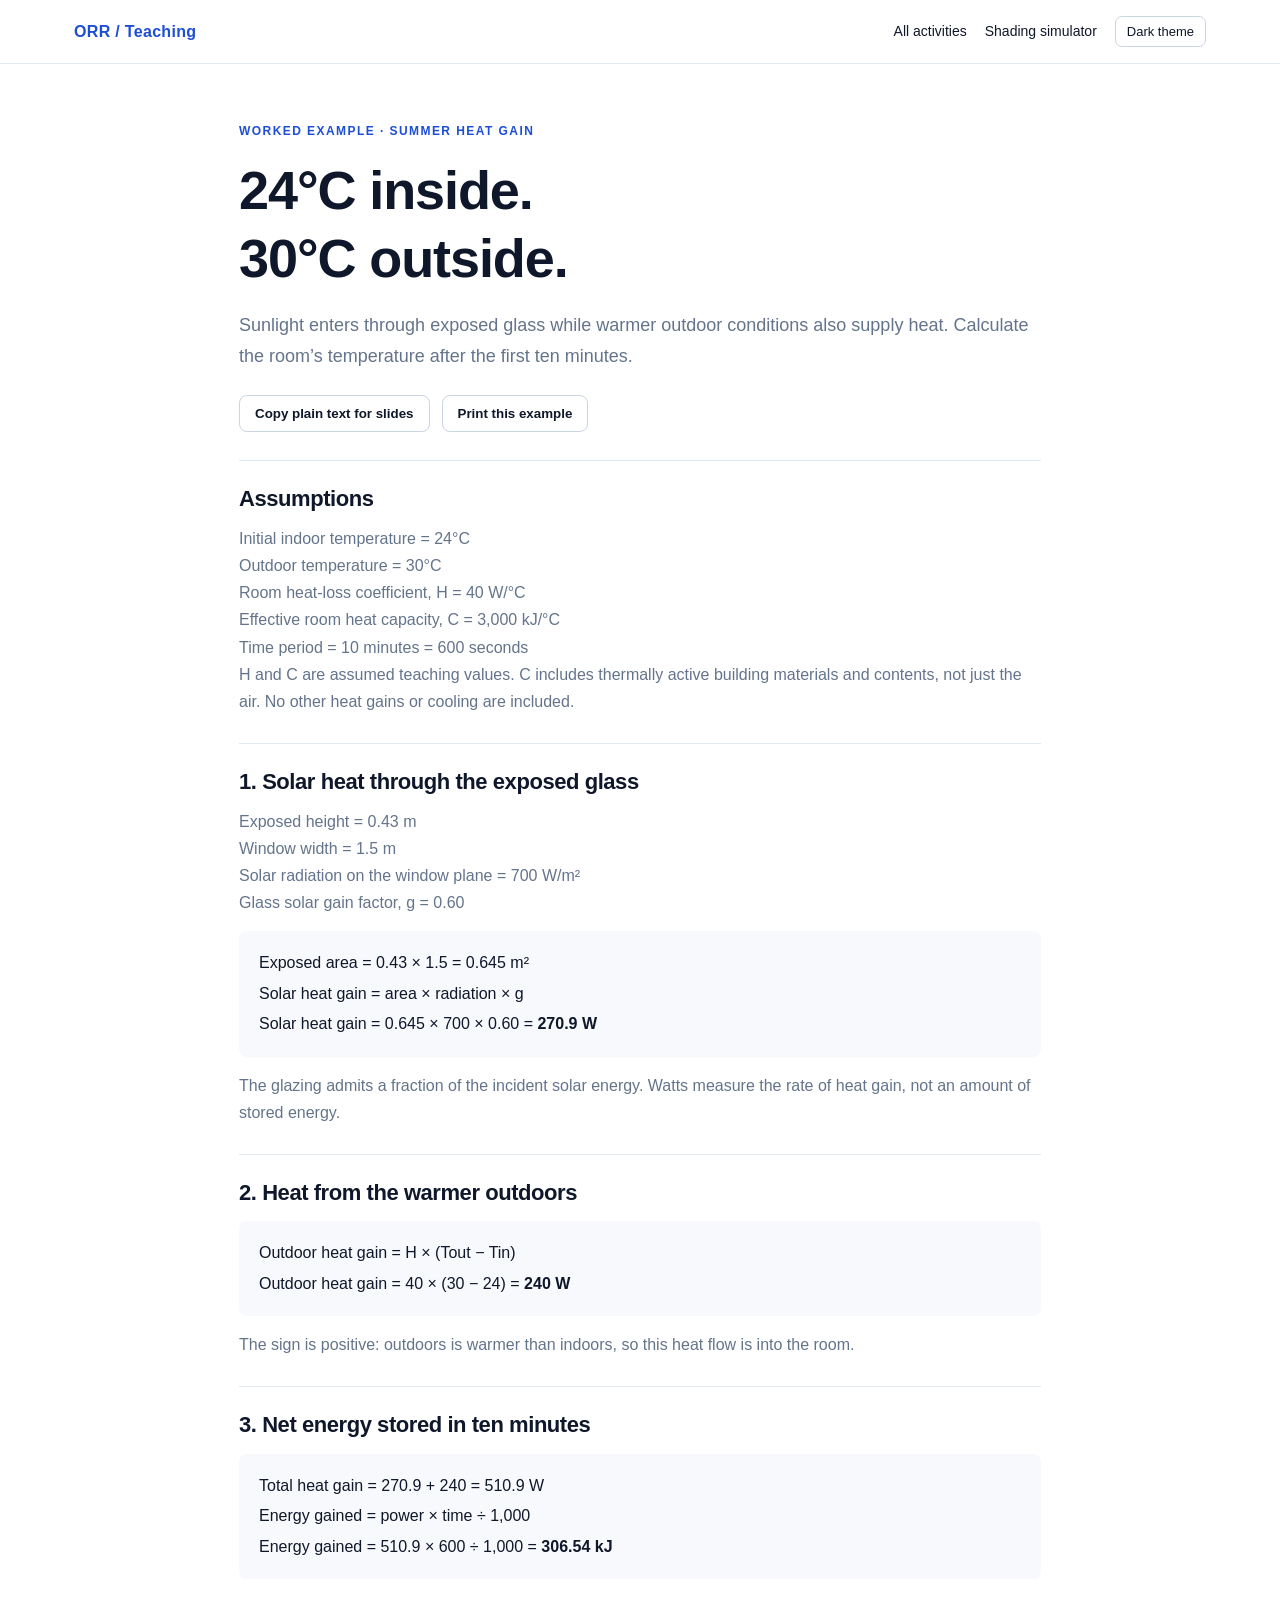
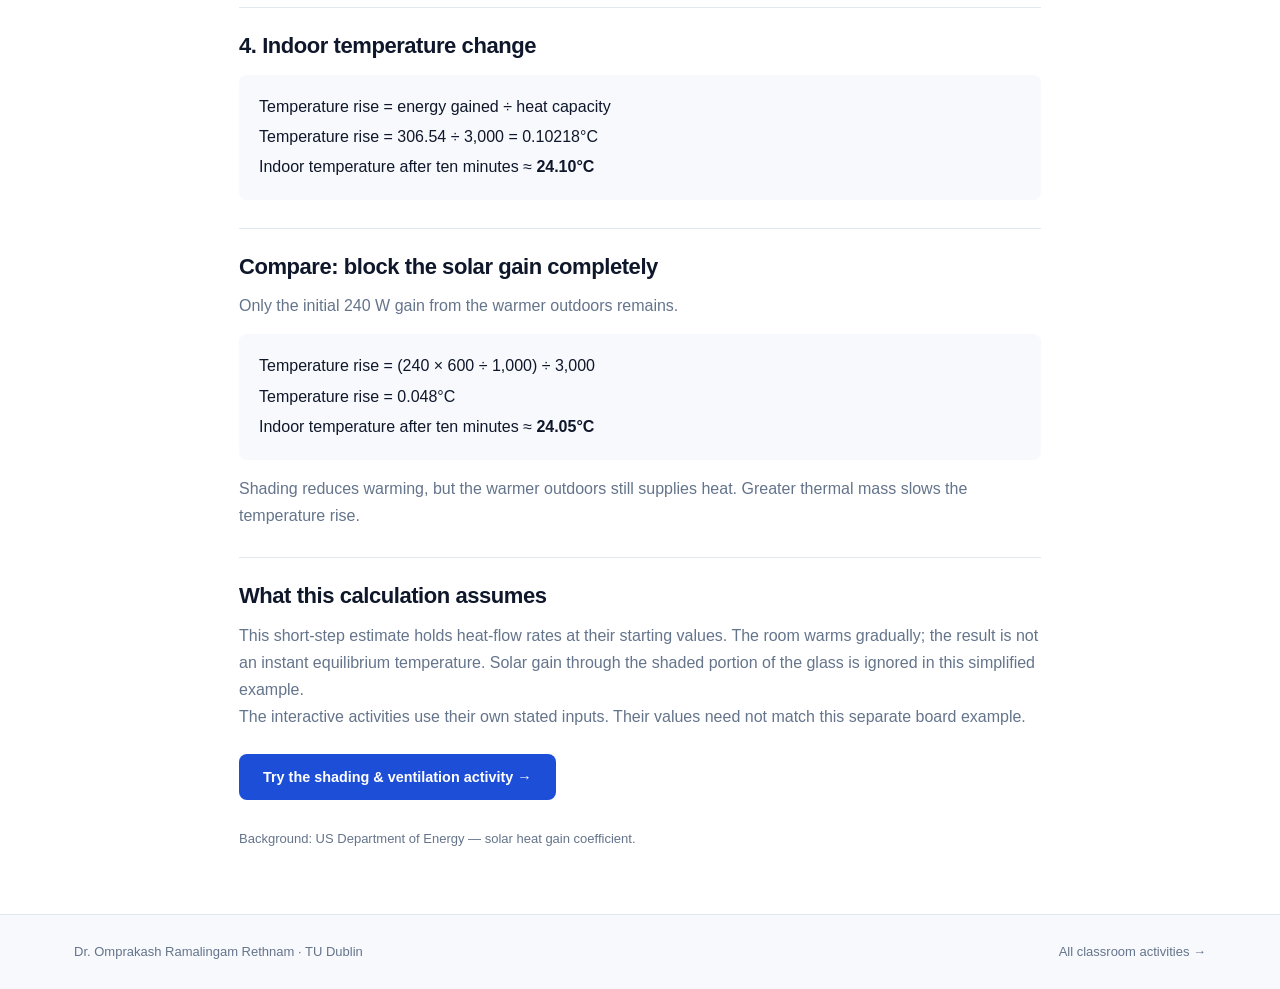
<file: teaching/summer-heat-gain.html>
<!DOCTYPE html><html lang="en" data-theme="light"><head><meta charset="utf-8"><meta name="viewport" content="width=device-width,initial-scale=1"><title>Summer Heat Gain: Worked Example | Sustainable Construction Lab</title><meta name="description" content="A simple hand calculation: indoors at 24°C, outdoors at 30°C. Calculate solar heat gain, heat transfer and the first ten minutes of warming."><link rel="stylesheet" href="../css/style.css"><link rel="stylesheet" href="../css/teaching.css"></head><body>
<header class="lab-header"><div class="lab-header-inner"><a class="lab-brand" href="../index.html">ORR / Teaching</a><nav aria-label="Teaching navigation"><a href="index.html">All activities</a><a href="shading-ventilation.html">Shading simulator</a><button class="lab-theme" id="labTheme" type="button">Dark theme</button></nav></div></header>
<main class="lab-main board-body"><span class="lab-eyebrow">Worked example · Summer heat gain</span><h1>24°C inside.<br>30°C outside.</h1><p class="lab-lead">Sunlight enters through exposed glass while warmer outdoor conditions also supply heat. Calculate the room’s temperature after the first ten minutes.</p><div class="board-actions"><button id="copyLesson" type="button">Copy plain text for slides</button><button id="printLesson" type="button">Print this example</button></div><p id="copyStatus" role="status"></p>
<article id="lessonText">
<section class="board-step"><h2>Assumptions</h2><p>Initial indoor temperature = 24°C<br>Outdoor temperature = 30°C<br>Room heat-loss coefficient, H = 40 W/°C<br>Effective room heat capacity, C = 3,000 kJ/°C<br>Time period = 10 minutes = 600 seconds</p><p>H and C are assumed teaching values. C includes thermally active building materials and contents, not just the air. No other heat gains or cooling are included.</p></section>
<section class="board-step"><h2>1. Solar heat through the exposed glass</h2><p>Exposed height = 0.43 m<br>Window width = 1.5 m<br>Solar radiation on the window plane = 700 W/m²<br>Glass solar gain factor, g = 0.60</p><div class="board-equation">Exposed area = 0.43 × 1.5 = 0.645 m²<br>Solar heat gain = area × radiation × g<br>Solar heat gain = 0.645 × 700 × 0.60 = <strong>270.9 W</strong></div><p>The glazing admits a fraction of the incident solar energy. Watts measure the rate of heat gain, not an amount of stored energy.</p></section>
<section class="board-step"><h2>2. Heat from the warmer outdoors</h2><div class="board-equation">Outdoor heat gain = H × (Tout − Tin)<br>Outdoor heat gain = 40 × (30 − 24) = <strong>240 W</strong></div><p>The sign is positive: outdoors is warmer than indoors, so this heat flow is into the room.</p></section>
<section class="board-step"><h2>3. Net energy stored in ten minutes</h2><div class="board-equation">Total heat gain = 270.9 + 240 = 510.9 W<br>Energy gained = power × time ÷ 1,000<br>Energy gained = 510.9 × 600 ÷ 1,000 = <strong>306.54 kJ</strong></div></section>
<section class="board-step"><h2>4. Indoor temperature change</h2><div class="board-equation">Temperature rise = energy gained ÷ heat capacity<br>Temperature rise = 306.54 ÷ 3,000 = 0.10218°C<br>Indoor temperature after ten minutes ≈ <strong>24.10°C</strong></div></section>
<section class="board-step"><h2>Compare: block the solar gain completely</h2><p>Only the initial 240 W gain from the warmer outdoors remains.</p><div class="board-equation">Temperature rise = (240 × 600 ÷ 1,000) ÷ 3,000<br>Temperature rise = 0.048°C<br>Indoor temperature after ten minutes ≈ <strong>24.05°C</strong></div><p>Shading reduces warming, but the warmer outdoors still supplies heat. Greater thermal mass slows the temperature rise.</p></section>
<section class="board-step"><h2>What this calculation assumes</h2><p>This short-step estimate holds heat-flow rates at their starting values. The room warms gradually; the result is not an instant equilibrium temperature. Solar gain through the shaded portion of the glass is ignored in this simplified example.</p><p>The interactive activities use their own stated inputs. Their values need not match this separate board example.</p></section>
</article><div class="board-actions"><a class="btn btn-primary" href="shading-ventilation.html">Try the shading & ventilation activity →</a></div><p class="lab-disclaimer">Background: <a href="https://bsesc.energy.gov/problem-sets/solar-heat-gain-coefficient" target="_blank" rel="noopener">US Department of Energy — solar heat gain coefficient</a>.</p></main>
<footer class="lab-footer"><div class="lab-footer-inner"><span>Dr. Omprakash Ramalingam Rethnam · TU Dublin</span><a href="index.html">All classroom activities →</a></div></footer><script src="lab-navigation.js"></script><script>
document.getElementById('printLesson').addEventListener('click', () => window.print());
document.getElementById('copyLesson').addEventListener('click', async () => {
    const text = document.getElementById('lessonText').innerText;
    const status = document.getElementById('copyStatus');
    try { await navigator.clipboard.writeText(text); status.textContent = 'Copied as plain text. Paste directly into your slides.'; }
    catch (_) {
        const range = document.createRange(); range.selectNodeContents(document.getElementById('lessonText'));
        const selection = window.getSelection(); selection.removeAllRanges(); selection.addRange(range);
        status.textContent = 'The example is selected. Press Ctrl+C (or Command+C) to copy it.';
    }
});
</script></body></html>
</file>
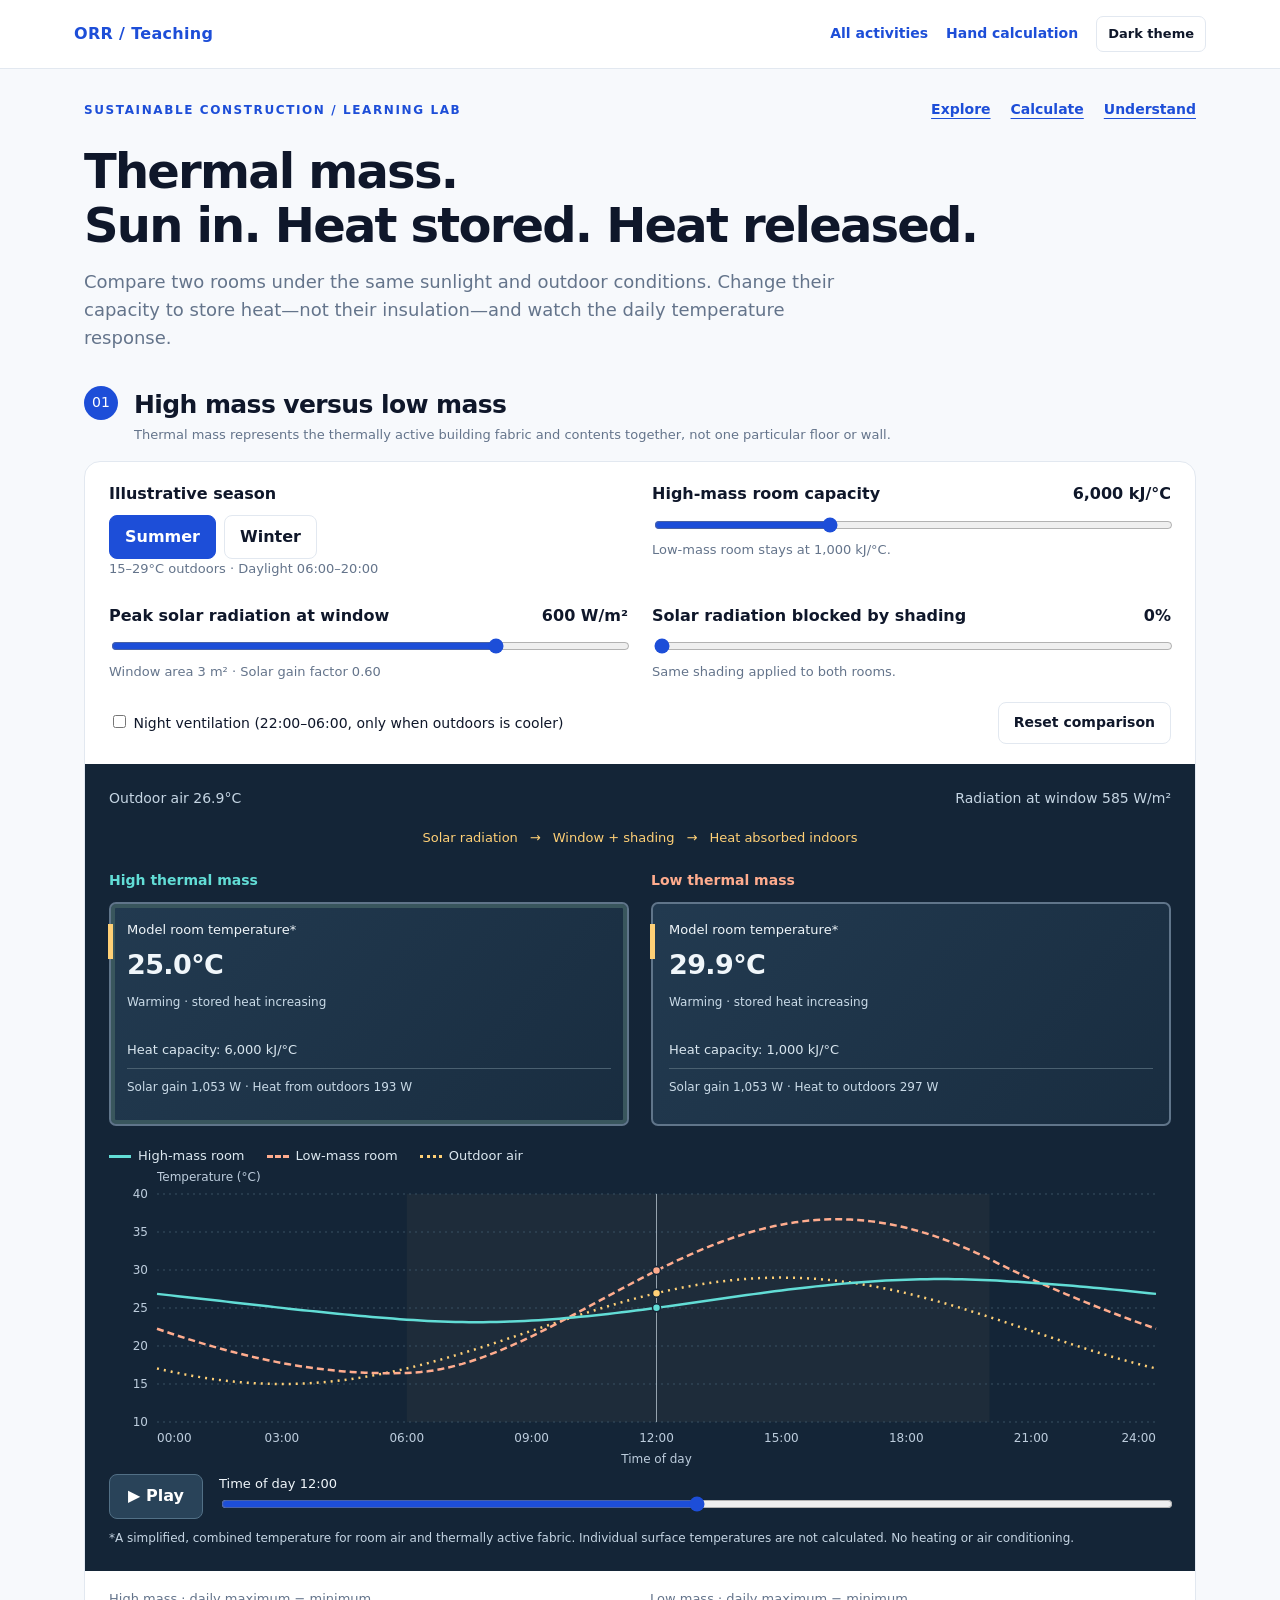
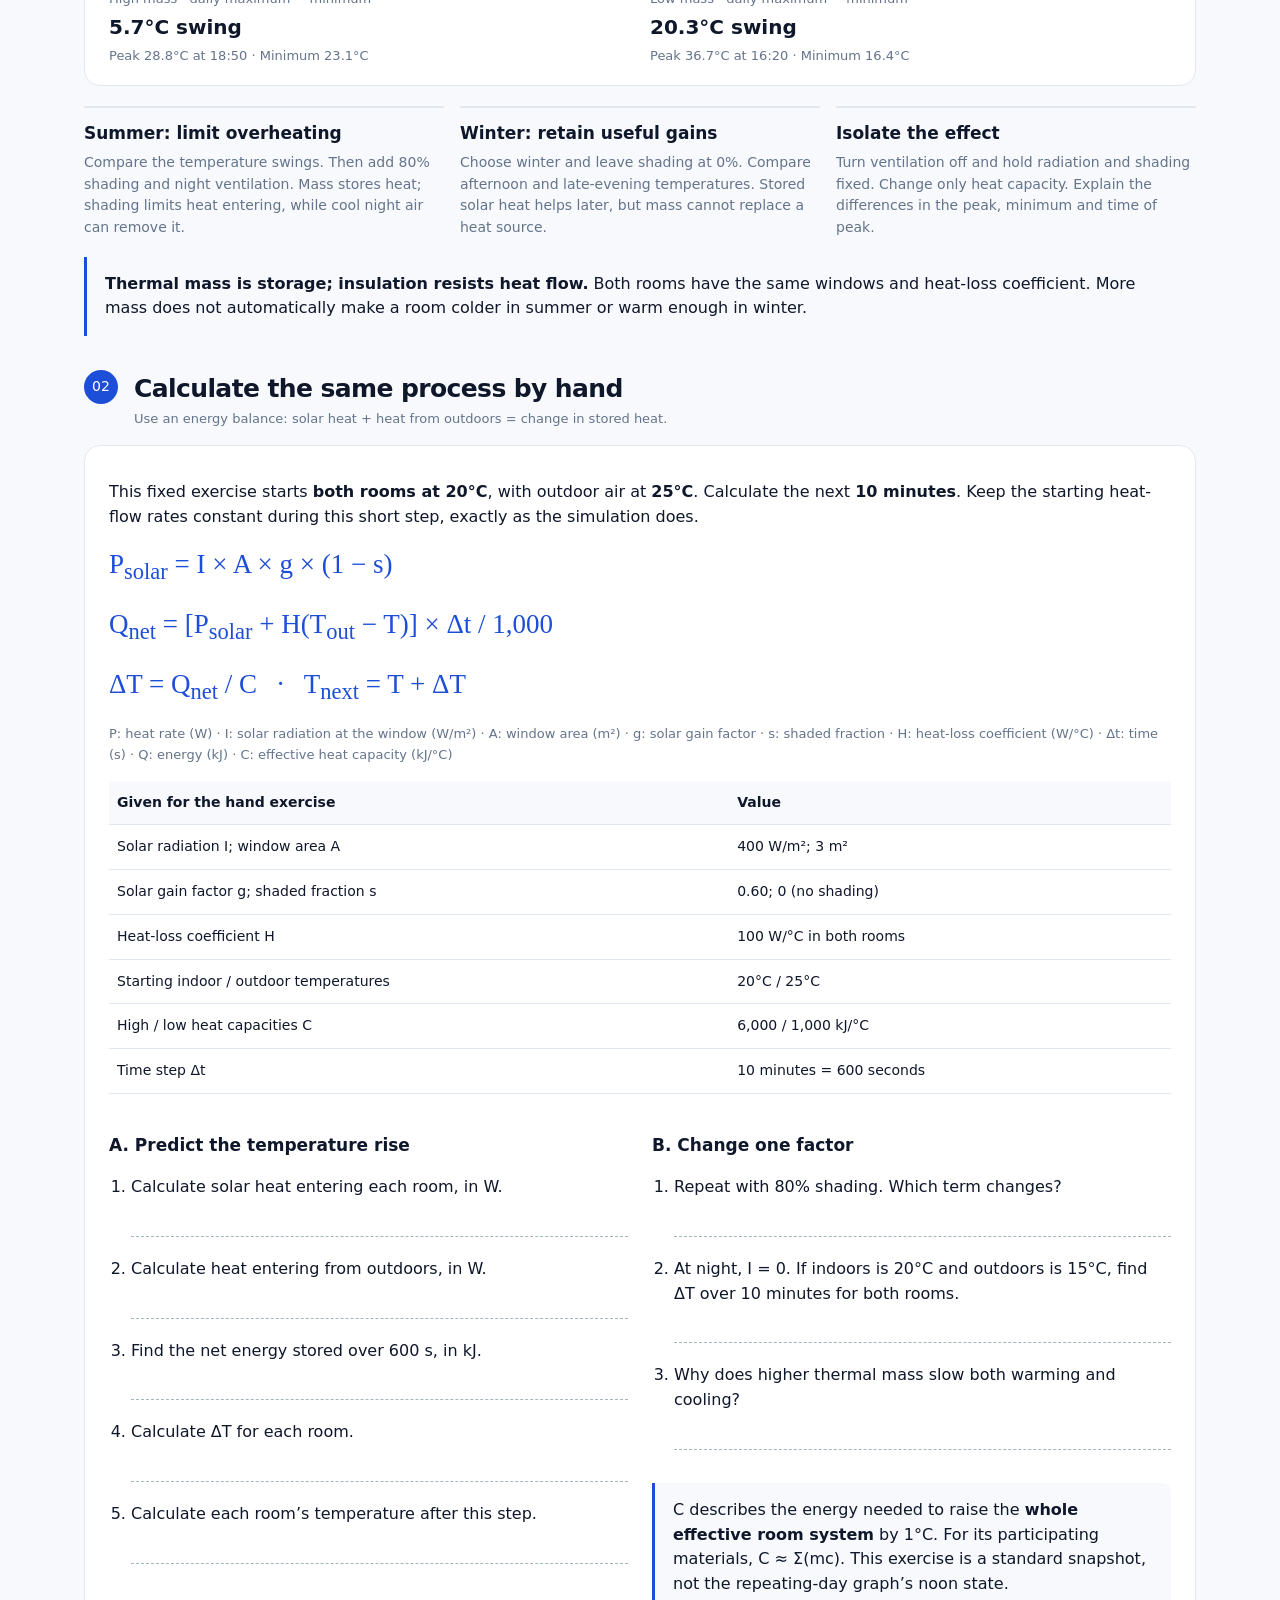
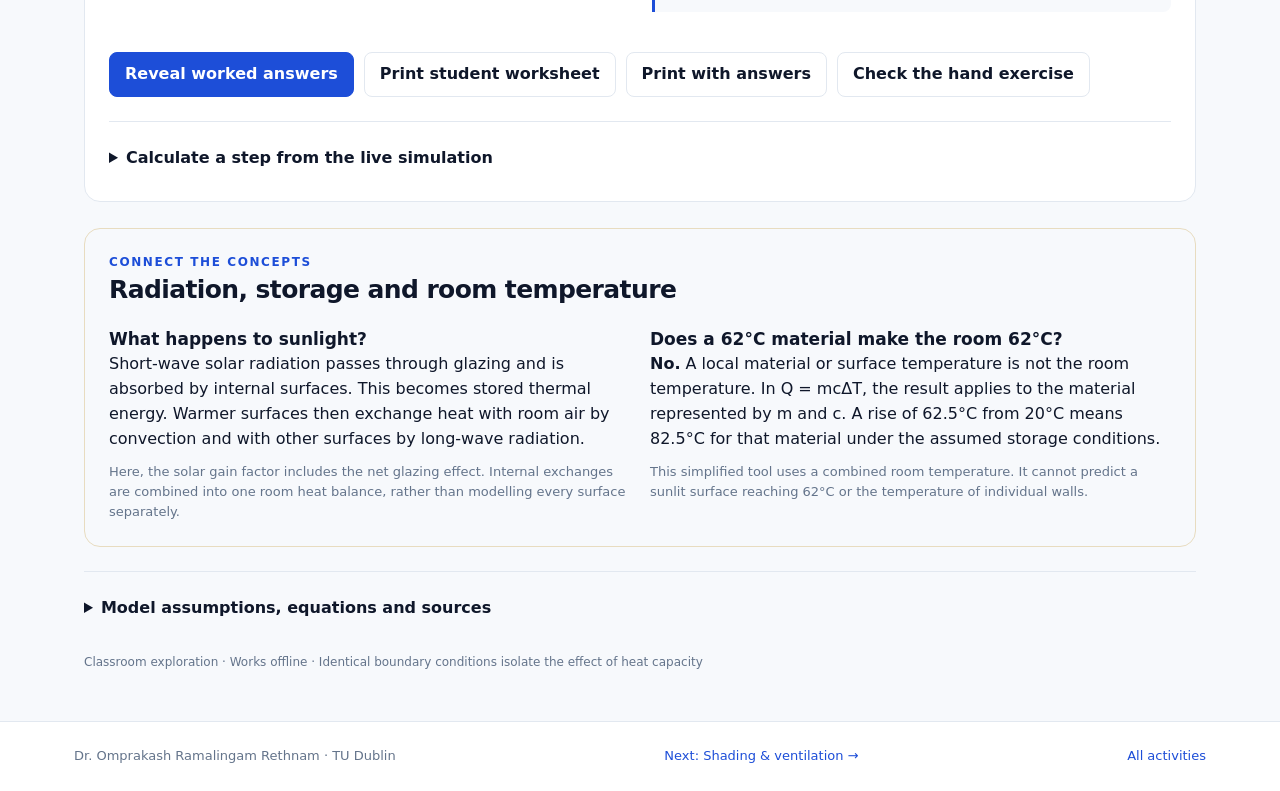
<file: teaching/thermal-mass.html>
<!DOCTYPE html>
<html lang="en" data-theme="light">
<head>
<meta charset="utf-8"><meta name="viewport" content="width=device-width,initial-scale=1">
<title>Thermal Mass Lab · See it. Calculate it. Explain it.</title>
<style>
:root{--ink:#172a3a;--muted:#526574;--paper:#f3f5f4;--line:#dbe3e5;--teal:#087c81;--wood:#b94d32;--night:#142537;--cyan:#62ddd6;--coral:#ffac8e;--sun:#ffd076}
*{box-sizing:border-box}body{margin:0;background:var(--paper);color:var(--ink);font:16px/1.55 system-ui,-apple-system,Segoe UI,sans-serif}button,input,select{font:inherit}button,a,input{touch-action:manipulation}button{cursor:pointer;border:1px solid var(--line);border-radius:8px;padding:9px 15px;background:white;color:var(--ink);font-weight:600}button:hover{filter:brightness(.95)}button:focus-visible,a:focus-visible,input:focus-visible,summary:focus-visible{outline:3px solid #338cdb;outline-offset:3px}input[type=range]{accent-color:var(--teal);width:100%;cursor:pointer}h1,h2,h3,p{margin:0}h1{font-size:clamp(30px,4vw,48px);letter-spacing:-1.8px;line-height:1.12}h2{font-size:25px;letter-spacing:-.6px}h3{font-size:17px}p+p{margin-top:10px}small,.small{font-size:13px;color:var(--muted)}.wrap{max-width:1160px;margin:auto;padding:30px 24px 50px}.brand{display:flex;justify-content:space-between;align-items:center;gap:12px;flex-wrap:wrap;margin-bottom:34px}.eyebrow{text-transform:uppercase;font-size:12px;font-weight:750;letter-spacing:1.6px;color:var(--teal)}nav{display:flex;gap:20px}a{color:var(--teal);text-underline-offset:4px}nav a{font-size:14px;font-weight:650}.intro{max-width:780px;margin:16px 0 28px;color:var(--muted);font-size:18px}.section-head{display:flex;gap:16px;align-items:flex-start;margin:34px 0 16px}.number{display:grid;place-items:center;background:var(--ink);color:white;width:34px;height:34px;border-radius:50%;flex-shrink:0;font-size:14px}.panel{background:white;border:1px solid var(--line);border-radius:16px;overflow:hidden}.controls{padding:20px 24px;display:grid;grid-template-columns:1fr 1fr;gap:24px}.label{display:flex;justify-content:space-between;gap:12px;font-weight:650;margin-bottom:8px}.segmented{display:flex;gap:8px}.segmented button[aria-pressed=true],.primary{background:var(--ink);color:white;border-color:var(--ink)}.sim{background:var(--night);color:#f0f6fa;padding:24px}.sky{display:flex;justify-content:space-between;gap:12px;flex-wrap:wrap;margin-bottom:18px;font-size:14px;color:#c5d5e3}.rooms{display:grid;grid-template-columns:1fr 1fr;gap:22px}.room-name{font-size:14px;font-weight:700;margin-bottom:10px}.concrete .room-name{color:var(--cyan)}.timber .room-name{color:var(--coral)}.room{border:2px solid #60758a;border-bottom:0;border-radius:7px 7px 0 0;padding:14px 14px 0;position:relative;background:linear-gradient(130deg,#223a50,#192d40)}.room::before{content:'';position:absolute;left:-3px;top:20px;width:5px;height:35px;background:var(--sun)}.room-air{display:flex;justify-content:space-between;align-items:center;gap:8px;font-size:13px}.room-air strong{font-size:27px;letter-spacing:-.6px}.flow{font-size:12px;color:#cadbe8;min-height:46px;padding:7px 0}.floor{display:flex;align-items:center;justify-content:space-between;gap:8px;padding:7px 10px;background:#577979;color:white;font-size:13px;border-top:3px solid var(--cyan)}.timber .floor{background:repeating-linear-gradient(90deg,#76503e,#76503e 40px,#895b46 41px,#895b46 43px);border-color:var(--coral)}.legend{display:flex;flex-wrap:wrap;gap:9px 22px;font-size:13px;margin-top:20px;color:#dbe7ef}.legend span::before{content:'';display:inline-block;width:22px;border-top:3px solid var(--cyan);vertical-align:middle;margin-right:7px}.legend .wood::before{border-color:var(--coral);border-top-style:dashed}.legend .out::before{border-color:var(--sun);border-top-style:dotted}#chart{width:100%;height:300px;display:block}.timeline{display:flex;align-items:center;gap:16px;margin-top:8px}.timeline label{flex:1;font-size:13px}.timeline output{font-variant-numeric:tabular-nums}.timeline button{background:#294359;border-color:#527086;color:white;min-width:94px}.stats{display:grid;grid-template-columns:1fr 1fr;gap:20px;padding:18px 24px}.stat{display:grid;gap:3px}.stat strong{font-size:20px;font-variant-numeric:tabular-nums}.note{background:#eaf3f1;border-left:3px solid var(--teal);padding:15px 18px;margin:18px 0;border-radius:0 8px 8px 0}.tasks{display:grid;grid-template-columns:repeat(3,1fr);gap:16px;margin-top:20px}.task{border-top:2px solid var(--line);padding-top:12px}.task p{margin-top:6px;color:var(--muted);font-size:14px}.math{padding:24px}.formula{font-size:clamp(19px,3vw,27px);font-family:Georgia,serif;margin:14px 0;color:var(--teal)}.table-wrap{overflow-x:auto}table{width:100%;border-collapse:collapse;font-size:14px;margin:16px 0}th,td{text-align:left;padding:11px 12px;border-bottom:1px solid var(--line);vertical-align:top}th{background:#f4f7f7;font-weight:650}th:first-child,td:first-child{padding-left:8px}.work-grid{display:grid;grid-template-columns:1fr 1fr;gap:24px;margin:22px 0}.question-list{padding-left:22px;margin:12px 0}.question-list li{padding:5px 0}.blank{display:block;border-bottom:1px dashed #a6b5bc;height:32px;margin:5px 0 10px}.actions{display:flex;flex-wrap:wrap;gap:10px;margin-top:14px}.answers{background:#edf5f4;padding:18px;border-radius:8px;margin-top:18px}.answers h3{margin-bottom:8px}.answer-cols{display:grid;grid-template-columns:1fr 1fr;gap:20px}.equation{font-family:ui-monospace,Consolas,monospace;font-size:14px;overflow-wrap:anywhere;margin:7px 0}.confusion{padding:24px;background:#fffaf0;border:1px solid #e8dcc0;border-radius:16px;margin-top:26px}.confusion h2{margin-bottom:12px}.confusion .answer-cols{margin-top:16px}.model{margin-top:24px;border-top:1px solid var(--line);padding-top:18px}summary{cursor:pointer;font-weight:650;padding:6px 0}.model p,.model li{font-size:14px;color:var(--muted)}.model ul{padding-left:22px}.footer{margin-top:26px;font-size:12px;color:var(--muted)}[hidden]{display:none!important}.print-only{display:none}
@media(max-width:650px){.wrap{padding:20px 14px 35px}.brand{margin-bottom:22px}h1{letter-spacing:-1px}.intro{font-size:16px}.controls,.work-grid,.answer-cols{grid-template-columns:1fr;gap:18px}.sim{padding:16px 12px}.rooms{gap:12px}.room{padding:10px 8px 0}.room-air{display:block}.room-air strong{display:block;font-size:24px}.floor{display:block;padding:6px}.floor strong{display:block}.flow{min-height:66px}.stats{padding:16px;gap:12px}.stats strong{font-size:17px}.tasks{grid-template-columns:1fr}.math,.confusion{padding:18px}.timeline{gap:10px}.room-name{min-height:44px}th,td{padding:9px 7px}nav{gap:14px}}
@media print{body{background:white;color:black;font-size:11pt}.wrap{padding:0;max-width:none}.brand,nav,.intro,#explore,.confusion,.model,.footer,.actions,.energy-control{display:none!important}h1{font-size:24pt}.section-head{margin:15px 0}h2{font-size:17pt}.panel{border:0}.math{padding:0}.print-only{display:block}.work-grid{display:block}.answers{break-before:page;background:white}.answer-cols{display:block}.blank{height:38px}.note{background:white}table{font-size:10pt}tr{break-inside:avoid}}
</style>

<style>.options{display:flex;gap:18px;align-items:center;justify-content:space-between;flex-wrap:wrap;padding:0 24px 20px;font-size:14px}.options input{accent-color:var(--teal)}.energy-route{display:flex;align-items:center;justify-content:center;gap:12px;flex-wrap:wrap;color:var(--sun);font-size:13px;margin-bottom:22px}.mass-room{border:2px solid #60758a;border-radius:7px;padding:16px}.mass-room.high{box-shadow:inset 0 0 0 4px #39565d}.capacity{font-size:13px;color:#d9e6ef;margin:8px 0}.room-power{font-size:12px;color:#cadbe8;min-height:40px;border-top:1px solid #4a6070;padding-top:9px}.room-air{display:block}.room-air strong{display:block;margin-top:4px}.flow{min-height:46px}#handCheck{margin-bottom:12px}@media(max-width:650px){.mass-room{padding:14px 10px}.capacity{min-height:40px}.room-power{min-height:85px}.flow{min-height:68px}.options{padding:0 20px 20px}.energy-route{gap:7px}}@media print{#handCheck{display:none!important}.question-list li{break-inside:avoid}.formula{font-size:17px}.math>p.small{font-size:11px}}</style>
<link rel="stylesheet" href="lab-shell.css">
<meta name="description" content="Thermal Mass classroom activity, with calculations and stated teaching assumptions. Sustainable Construction Lab by Dr. Omprakash Ramalingam Rethnam.">
</head>
<body class="lab-page"><header class="lab-header"><div class="lab-header-inner"><a class="lab-brand" href="../index.html">ORR / Teaching</a><nav aria-label="Teaching navigation"><a href="index.html">All activities</a><a href="#calculate">Hand calculation</a><button class="lab-theme" id="labTheme" type="button">Dark theme</button></nav></div></header><main class="wrap">
<div class="brand"><div class="eyebrow">Sustainable construction / learning lab</div><nav aria-label="Page sections"><a href="#explore">Explore</a><a href="#calculate">Calculate</a><a href="#clarify">Understand</a></nav></div>
<h1>Thermal mass.<br>Sun in. Heat stored. Heat released.</h1>
<p class="intro">Compare two rooms under the same sunlight and outdoor conditions. Change their capacity to store heat—not their insulation—and watch the daily temperature response.</p>
<section id="explore"><div class="section-head"><span class="number">01</span><div><h2>High mass versus low mass</h2><p class="small">Thermal mass represents the thermally active building fabric and contents together, not one particular floor or wall.</p></div></div>
<div class="panel"><div class="controls">
<div><div class="label">Illustrative season</div><div class="segmented"><button id="summer" aria-pressed="true">Summer</button><button id="winter" aria-pressed="false">Winter</button></div><p class="small" id="seasonDescription"></p></div>
<div><label class="label" for="mass">High-mass room capacity <output id="massVal"></output></label><input id="mass" type="range" min="3000" max="12000" step="1000" value="6000"><p class="small">Low-mass room stays at 1,000 kJ/°C.</p></div>
<div><label class="label" for="radiation">Peak solar radiation at window <output id="radiationVal"></output></label><input id="radiation" type="range" min="0" max="800" step="50" value="600"><p class="small">Window area 3 m² · Solar gain factor 0.60</p></div>
<div><label class="label" for="shade">Solar radiation blocked by shading <output id="shadeVal"></output></label><input id="shade" type="range" min="0" max="100" step="10" value="0"><p class="small">Same shading applied to both rooms.</p></div>
</div><div class="options"><label><input type="checkbox" id="vent"> Night ventilation (22:00–06:00, only when outdoors is cooler)</label><button id="reset">Reset comparison</button></div>
<div class="sim"><div class="sky"><span id="weatherNow"></span><span id="radiationNow"></span></div>
<div class="energy-route" aria-label="Sunlight enters through the window and becomes stored heat"><span>Solar radiation</span><span aria-hidden="true">→</span><span>Window + shading</span><span aria-hidden="true">→</span><span>Heat absorbed indoors</span></div>
<div class="rooms"><div class="concrete"><div class="room-name">High thermal mass</div><div class="room mass-room high"><div class="room-air">Model room temperature* <strong id="cAir"></strong></div><div class="flow" id="cFlow"></div><div class="capacity" id="cCapacity"></div><div class="room-power" id="cPower"></div></div></div><div class="timber"><div class="room-name">Low thermal mass</div><div class="room mass-room"><div class="room-air">Model room temperature* <strong id="wAir"></strong></div><div class="flow" id="wFlow"></div><div class="capacity">Heat capacity: 1,000 kJ/°C</div><div class="room-power" id="wPower"></div></div></div></div>
<div class="legend"><span>High-mass room</span><span class="wood">Low-mass room</span><span class="out">Outdoor air</span></div>
<svg id="chart" role="img" aria-label="High mass, low mass and outdoor temperatures over a day"></svg>
<div class="timeline"><button id="play" aria-pressed="false">▶ Play</button><label for="time">Time of day <output id="clock">12:00</output><input id="time" type="range" min="0" max="144" step="1" value="72"></label></div>
<p style="font-size:12px;color:#c5d5e3;margin-top:10px">*A simplified, combined temperature for room air and thermally active fabric. Individual surface temperatures are not calculated. No heating or air conditioning.</p>
</div><div class="stats" aria-live="polite"><div class="stat"><span class="small">High mass · daily maximum − minimum</span><strong id="cStats"></strong><span class="small" id="cPeak"></span></div><div class="stat"><span class="small">Low mass · daily maximum − minimum</span><strong id="wStats"></strong><span class="small" id="wPeak"></span></div></div></div>
<div class="tasks"><div class="task"><h3>Summer: limit overheating</h3><p>Compare the temperature swings. Then add 80% shading and night ventilation. Mass stores heat; shading limits heat entering, while cool night air can remove it.</p></div><div class="task"><h3>Winter: retain useful gains</h3><p>Choose winter and leave shading at 0%. Compare afternoon and late-evening temperatures. Stored solar heat helps later, but mass cannot replace a heat source.</p></div><div class="task"><h3>Isolate the effect</h3><p>Turn ventilation off and hold radiation and shading fixed. Change only heat capacity. Explain the differences in the peak, minimum and time of peak.</p></div></div>
<p class="note"><strong>Thermal mass is storage; insulation resists heat flow.</strong> Both rooms have the same windows and heat-loss coefficient. More mass does not automatically make a room colder in summer or warm enough in winter.</p>
</section>
<section id="calculate"><div class="section-head"><span class="number">02</span><div><h2>Calculate the same process by hand</h2><p class="small">Use an energy balance: solar heat + heat from outdoors = change in stored heat.</p></div></div>
<div class="panel math"><p class="print-only">Name: __________________________ &nbsp; Date: __________________</p>
<p>This fixed exercise starts <strong>both rooms at 20°C</strong>, with outdoor air at <strong>25°C</strong>. Calculate the next <strong>10 minutes</strong>. Keep the starting heat-flow rates constant during this short step, exactly as the simulation does.</p>
<div class="formula">P<sub>solar</sub> = I × A × g × (1 − s)</div><div class="formula">Q<sub>net</sub> = [P<sub>solar</sub> + H(T<sub>out</sub> − T)] × Δt / 1,000</div><div class="formula">ΔT = Q<sub>net</sub> / C &nbsp; · &nbsp; T<sub>next</sub> = T + ΔT</div>
<p class="small">P: heat rate (W) · I: solar radiation at the window (W/m²) · A: window area (m²) · g: solar gain factor · s: shaded fraction · H: heat-loss coefficient (W/°C) · Δt: time (s) · Q: energy (kJ) · C: effective heat capacity (kJ/°C)</p>
<div class="table-wrap"><table><thead><tr><th>Given for the hand exercise</th><th>Value</th></tr></thead><tbody><tr><td>Solar radiation I; window area A</td><td>400 W/m²; 3 m²</td></tr><tr><td>Solar gain factor g; shaded fraction s</td><td>0.60; 0 (no shading)</td></tr><tr><td>Heat-loss coefficient H</td><td>100 W/°C in both rooms</td></tr><tr><td>Starting indoor / outdoor temperatures</td><td>20°C / 25°C</td></tr><tr><td>High / low heat capacities C</td><td>6,000 / 1,000 kJ/°C</td></tr><tr><td>Time step Δt</td><td>10 minutes = 600 seconds</td></tr></tbody></table></div>
<div class="work-grid"><div><h3>A. Predict the temperature rise</h3><ol class="question-list"><li>Calculate solar heat entering each room, in W.<span class="blank"></span></li><li>Calculate heat entering from outdoors, in W.<span class="blank"></span></li><li>Find the net energy stored over 600 s, in kJ.<span class="blank"></span></li><li>Calculate ΔT for each room.<span class="blank"></span></li><li>Calculate each room’s temperature after this step.<span class="blank"></span></li></ol></div><div><h3>B. Change one factor</h3><ol class="question-list"><li>Repeat with 80% shading. Which term changes?<span class="blank"></span></li><li>At night, I = 0. If indoors is 20°C and outdoors is 15°C, find ΔT over 10 minutes for both rooms.<span class="blank"></span></li><li>Why does higher thermal mass slow both warming and cooling?<span class="blank"></span></li></ol><p class="note">C describes the energy needed to raise the <strong>whole effective room system</strong> by 1°C. For its participating materials, C ≈ Σ(mc). This exercise is a standard snapshot, not the repeating-day graph’s noon state.</p></div></div>
<div class="actions"><button id="reveal" class="primary" aria-expanded="false" aria-controls="answers">Reveal worked answers</button><button id="print">Print student worksheet</button><button id="printAnswers">Print with answers</button><button id="runHand">Check the hand exercise</button></div>
<div id="handCheck" class="note" hidden aria-live="polite"></div>
<div id="answers" class="answers" hidden><h3>Worked answer · Same heat input, different response</h3><div class="equation">Psolar = 400 × 3 × 0.60 × 1 = <strong>720 W</strong></div><div class="equation">Poutdoor = 100 × (25 − 20) = <strong>500 W into the room</strong></div><div class="equation">Qnet = (720 + 500) × 600 / 1,000 = <strong>732 kJ</strong></div><div class="answer-cols"><div><h3>High mass</h3><div class="equation">ΔT = 732 / 6,000 = <strong>0.122°C</strong><br>Tnext = <strong>20.122°C</strong></div></div><div><h3>Low mass</h3><div class="equation">ΔT = 732 / 1,000 = <strong>0.732°C</strong><br>Tnext = <strong>20.732°C</strong></div></div></div><p><strong>With 80% shading:</strong> solar gain = 144 W; Qnet = 386.4 kJ. High-mass rise = 0.0644°C; low-mass rise = 0.3864°C.</p><p><strong>At night, without extra ventilation:</strong> solar gain = 0 W; outdoor exchange = −500 W; Qnet = −300 kJ. High mass cools by 0.050°C; low mass cools by 0.300°C.</p><p><strong>Why:</strong> six times the heat capacity gives one-sixth of the temperature change for the same net energy. Mass does not create heat or make heat disappear.</p></div>
<details class="model"><summary>Calculate a step from the live simulation</summary><p>Move the time slider above. These values use the selected season, solar radiation, shading and ventilation settings. Starting temperatures differ because each room has its own history.</p><div id="minuteMath"></div><p>Displayed values are rounded. The model updates heat flows every 10 minutes using full precision.</p></details>
</div></section>
<section class="confusion" id="clarify"><div class="eyebrow">Connect the concepts</div><h2>Radiation, storage and room temperature</h2><div class="answer-cols"><div><h3>What happens to sunlight?</h3><p>Short-wave solar radiation passes through glazing and is absorbed by internal surfaces. This becomes stored thermal energy. Warmer surfaces then exchange heat with room air by convection and with other surfaces by long-wave radiation.</p><p class="small">Here, the solar gain factor includes the net glazing effect. Internal exchanges are combined into one room heat balance, rather than modelling every surface separately.</p></div><div><h3>Does a 62°C material make the room 62°C?</h3><p><strong>No.</strong> A local material or surface temperature is not the room temperature. In Q = mcΔT, the result applies to the material represented by m and c. A rise of 62.5°C from 20°C means 82.5°C for that material under the assumed storage conditions.</p><p class="small">This simplified tool uses a combined room temperature. It cannot predict a sunlit surface reaching 62°C or the temperature of individual walls.</p></div></div></section>
<details class="model"><summary>Model assumptions, equations and sources</summary><ul><li>One lumped temperature represents each room’s air, thermally active fabric and contents. The high-mass capacity defaults to 6,000 kJ/°C and the low-mass capacity to 1,000 kJ/°C. These illustrative effective capacities are not specifications for a particular construction.</li><li>Baseline heat-loss coefficient H = 100 W/°C combines fabric transmission and background ventilation. Identical windows: A = 3 m² and g = 0.60. Only capacity differs in the basic comparison.</li><li>Summer: outdoor temperature 22 + 7 sin[2π(t − 9)/24] °C; daylight 06:00–20:00. Winter: 5 + 4 sin[2π(t − 9)/24] °C; daylight 08:00–16:00. Window-plane solar radiation follows a half-sine during daylight. Default peak: 600 W/m² in summer; 350 W/m² in winter. This is illustrative weather, not a measured location.</li><li>Shading multiplies solar gains by (1 − s). Optional night ventilation adds 150 W/°C from 22:00 to 06:00, only when outdoor air is cooler than the model room. Both rooms use the same control rule.</li><li>Each 600-second step uses Tnext = T + [IAg(1 − s) + H(Tout − T)] × 600 / (1,000 C). The temperatures used in the heat-flow calculation are those at the start of the step. The hand-check button calls this same update function.</li><li>The chart shows a repeating daily cycle, calculated until successive day-start temperatures differ by less than 0.0000001°C. No thermostat, heating, cooling or occupancy gains are included. A cold winter room is expected without sufficient heat input.</li><li>Mass reduces and delays temperature changes in the basic comparison; it does not itself remove heat. Without night ventilation, adding mass does not reduce the repeating cycle’s mean temperature in this linear model. Insulation, shading and cool-air ventilation serve different purposes.</li><li>The model does not resolve heat conduction through wall layers, surface temperatures, thermal bridges, moisture, solar geometry, operative temperature or radiant comfort. Only the effective mass that participates in the daily cycle belongs in C.</li></ul><p>Background: <a href="https://www.energy.gov/cmei/buildings/zeb-technologies-passive-design-techniques" target="_blank" rel="noopener">US Department of Energy — passive design</a> · <a href="https://bsesc.energy.gov/energy-basics/natural-ventilation-and-cooling" target="_blank" rel="noopener">Natural ventilation and night cooling</a>.</p></details>
<footer class="footer">Classroom exploration · Works offline · Identical boundary conditions isolate the effect of heat capacity</footer>
</main>
<script>
'use strict';
const $=id=>document.getElementById(id),fmt=(x,d=1)=>x.toLocaleString('en-IE',{minimumFractionDigits:d,maximumFractionDigits:d});
let season='summer',data,settings,playing=false,timer=null;const DT=600,LOW=1000;
function forcing(t,s){const summer=s.season==='summer',rise=summer?6:8,set=summer?20:16;return {out:(summer?22:5)+(summer?7:4)*Math.sin(2*Math.PI*(t-9)/24),radiation:t>=rise&&t<=set?s.peak*Math.max(0,Math.sin(Math.PI*(t-rise)/(set-rise))):0};}
function stepTemperature(T,C,out,solar,H,dt=DT){return T+(solar+H*(out-T))*dt/(1000*C);}
function state(t,T,s){const f=forcing(t,s),night=t>=22||t<6,H=100+(s.vent&&night&&f.out<T?150:0),solar=f.radiation*3*.6*(1-s.shade),exchange=H*(f.out-T);return {t,T,...f,H,solar,exchange,net:solar+exchange};}
function model(C,s,dt=DT){const n=Math.round(86400/dt);let T=20,converged=false;const tick=i=>{const p=state(i*dt/3600,T,s);T=stepTemperature(T,C,p.out,p.solar,p.H,dt);};for(let day=0;day<120;day++){const before=T;for(let i=0;i<n;i++)tick(i);if(Math.abs(T-before)<1e-7){converged=true;break;}}if(!converged)throw Error('Daily cycle did not converge');const ps=[];for(let i=0;i<=n;i++){ps.push(state(i*dt/3600,T,s));if(i<n)tick(i);}return ps;}
function clock(min){return String(Math.floor(min/60)).padStart(2,'0')+':'+String(min%60).padStart(2,'0');}
function stats(ps){let hi=ps[0],lo=ps[0];for(const p of ps){if(p.T>hi.T)hi=p;if(p.T<lo.T)lo=p;}return {hi,lo,swing:hi.T-lo.T};}
function compute(){settings={season,peak:Number($('radiation').value),shade:Number($('shade').value)/100,vent:$('vent').checked};const C=Number($('mass').value);$('massVal').textContent=fmt(C,0)+' kJ/°C';$('radiationVal').textContent=settings.peak+' W/m²';$('shadeVal').textContent=fmt(settings.shade*100,0)+'%';$('cCapacity').textContent='Heat capacity: '+fmt(C,0)+' kJ/°C';$('seasonDescription').textContent=season==='summer'?'15–29°C outdoors · Daylight 06:00–20:00':'1–9°C outdoors · Daylight 08:00–16:00';data={c:model(C,settings),w:model(LOW,settings)};for(const k of ['c','w']){const s=stats(data[k]);$(k+'Stats').textContent=fmt(s.swing)+'°C swing';$(k+'Peak').textContent='Peak '+fmt(s.hi.T)+'°C at '+clock(Math.round(s.hi.t*60))+' · Minimum '+fmt(s.lo.T)+'°C';}updateTime();}
function updateTime(){const i=Number($('time').value),c=data.c[i];$('clock').textContent=clock(i*10);$('weatherNow').textContent='Outdoor air '+fmt(c.out)+'°C';$('radiationNow').textContent='Radiation at window '+fmt(c.radiation,0)+' W/m²';for(const k of ['c','w']){const p=data[k][i];$(k+'Air').textContent=fmt(p.T)+'°C';$(k+'Flow').textContent=Math.abs(p.net)<1?'Stored heat nearly steady':p.net>0?'Warming · stored heat increasing':'Cooling · stored heat decreasing';$(k+'Power').textContent='Solar gain '+fmt(p.solar,0)+' W · '+(p.exchange>=0?'Heat from outdoors ':'Heat to outdoors ')+fmt(Math.abs(p.exchange),0)+' W'+(p.H>100?' · night ventilation on':'');}drawChart();liveMath();}
function drawChart(){if(!data)return;const svg=$('chart'),width=svg.clientWidth||700,height=300,L=48,R=15,T=28,B=44,pw=width-L-R,ph=height-T-B,vals=data.c.flatMap((p,i)=>[p.T,p.out,data.w[i].T]);const low=Math.floor((Math.min(...vals)-1)/5)*5,high=Math.ceil((Math.max(...vals)+1)/5)*5,x=t=>L+t/24*pw,y=v=>T+(high-v)/(high-low)*ph;svg.setAttribute('viewBox',`0 0 ${width} ${height}`);let s='<title>Daily model room temperatures</title><desc>Solid cyan: high thermal mass. Dashed peach: low thermal mass. Dotted gold: outdoors. Use the time slider to inspect values.</desc>';const dawn=season==='summer'?6:8,dusk=season==='summer'?20:16;s+=`<rect x="${x(dawn)}" y="${T}" width="${x(dusk)-x(dawn)}" height="${ph}" fill="#ffd076" opacity=".045"/>`;const increment=high-low>30?10:5;for(let v=low;v<=high;v+=increment)s+=`<line x1="${L}" x2="${width-R}" y1="${y(v)}" y2="${y(v)}" stroke="#385063" stroke-dasharray="2 4"/><text x="${L-9}" y="${y(v)+4}" text-anchor="end" fill="#bdcddd" font-size="12">${v}</text>`;for(let t=0;t<=24;t+=(width<480?6:3))s+=`<text x="${x(t)}" y="${height-24}" text-anchor="${t===0?'start':t===24?'end':'middle'}" fill="#bdcddd" font-size="12">${String(t).padStart(2,'0')}:00</text>`;s+=`<text x="${L}" y="15" fill="#bdcddd" font-size="12">Temperature (°C)</text><text x="${L+pw/2}" y="${height-3}" text-anchor="middle" fill="#bdcddd" font-size="12">Time of day</text>`;for(const [arr,key,color,dash]of [[data.c,'out','#ffd076','2 5'],[data.w,'T','#ffac8e','7 4'],[data.c,'T','#62ddd6','']])s+=`<path d="${arr.map((p,i)=>(i?'L':'M')+x(p.t).toFixed(2)+','+y(p[key]).toFixed(2)).join(' ')}" fill="none" stroke="${color}" stroke-width="2.5" stroke-dasharray="${dash}"/>`;const i=Number($('time').value),xp=x(i/6);s+=`<line x1="${xp}" x2="${xp}" y1="${T}" y2="${height-B}" stroke="#d6e3ed" opacity=".65"/>`;for(const [v,color]of [[data.c[i].out,'#ffd076'],[data.c[i].T,'#62ddd6'],[data.w[i].T,'#ffac8e']])s+=`<circle cx="${xp}" cy="${y(v)}" r="4" fill="${color}" stroke="#142537" stroke-width="1.5"/>`;svg.innerHTML=s;}
function liveMath(){const i=Math.min(Number($('time').value),143);$('minuteMath').innerHTML=['c','w'].map(k=>{const p=data[k][i],C=k==='c'?Number($('mass').value):LOW,Q=p.net*.6;return `<h3>${k==='c'?'High':'Low'} mass · ${clock(i*10)} → ${clock((i+1)*10)}</h3><div class="equation">T = ${fmt(p.T,3)}°C; Tout = ${fmt(p.out,3)}°C; H = ${p.H} W/°C</div><div class="equation">Psolar = ${fmt(p.radiation,3)} × 3 × 0.60 × ${fmt(1-settings.shade,2)} = ${fmt(p.solar,3)} W</div><div class="equation">Qnet = [${fmt(p.solar,3)} + ${p.H} × (${fmt(p.out,3)} − ${fmt(p.T,3)})] × 600 / 1,000 = ${fmt(Q,3)} kJ</div><div class="equation">ΔT = ${fmt(Q,3)} / ${fmt(C,0)} = ${fmt(Q/C,4)}°C; Tnext = ${fmt(data[k][i+1].T,3)}°C</div>`;}).join('');}
function stop(){playing=false;clearInterval(timer);$('play').textContent='▶ Play';$('play').setAttribute('aria-pressed','false');}
$('play').addEventListener('click',()=>{if(playing){stop();return;}if(Number($('time').value)>=144)$('time').value=0;playing=true;$('play').textContent='Ⅱ Pause';$('play').setAttribute('aria-pressed','true');timer=setInterval(()=>{const n=Number($('time').value)+1;$('time').value=Math.min(144,n);updateTime();if(n>=144)stop();},160);});$('time').addEventListener('input',()=>{stop();updateTime();});for(const id of ['mass','radiation','shade','vent'])$(id).addEventListener('input',()=>{stop();compute();});
function setSeason(s){stop();season=s;$('radiation').value=s==='summer'?600:350;for(const k of ['summer','winter'])$(k).setAttribute('aria-pressed',String(k===s));compute();}for(const s of ['summer','winter'])$(s).addEventListener('click',()=>setSeason(s));$('reset').addEventListener('click',()=>{$('mass').value=6000;$('shade').value=0;$('vent').checked=false;$('time').value=72;setSeason('summer');});
function showAnswers(show){$('answers').hidden=!show;$('reveal').textContent=show?'Hide worked answers':'Reveal worked answers';$('reveal').setAttribute('aria-expanded',String(show));}$('reveal').addEventListener('click',()=>showAnswers($('answers').hidden));$('runHand').addEventListener('click',()=>{$('handCheck').hidden=false;const high=stepTemperature(20,6000,25,400*3*.6,100),low=stepTemperature(20,1000,25,400*3*.6,100);$('handCheck').textContent='Same calculation engine as the graph: after 10 minutes, high mass = '+fmt(high,3)+'°C; low mass = '+fmt(low,3)+'°C. The day/night graph settings have not changed.';});
let beforePrintHidden=true;function printSheet(answers){stop();beforePrintHidden=$('answers').hidden;showAnswers(answers);window.print();}window.addEventListener('afterprint',()=>showAnswers(!beforePrintHidden));$('print').addEventListener('click',()=>printSheet(false));$('printAnswers').addEventListener('click',()=>printSheet(true));compute();new ResizeObserver(drawChart).observe($('chart'));
</script><footer class="lab-footer"><div class="lab-footer-inner"><span>Dr. Omprakash Ramalingam Rethnam · TU Dublin</span><a href="shading-ventilation.html">Next: Shading & ventilation →</a><a href="index.html">All activities</a></div></footer><script src="lab-navigation.js"></script></body></html>
</file>
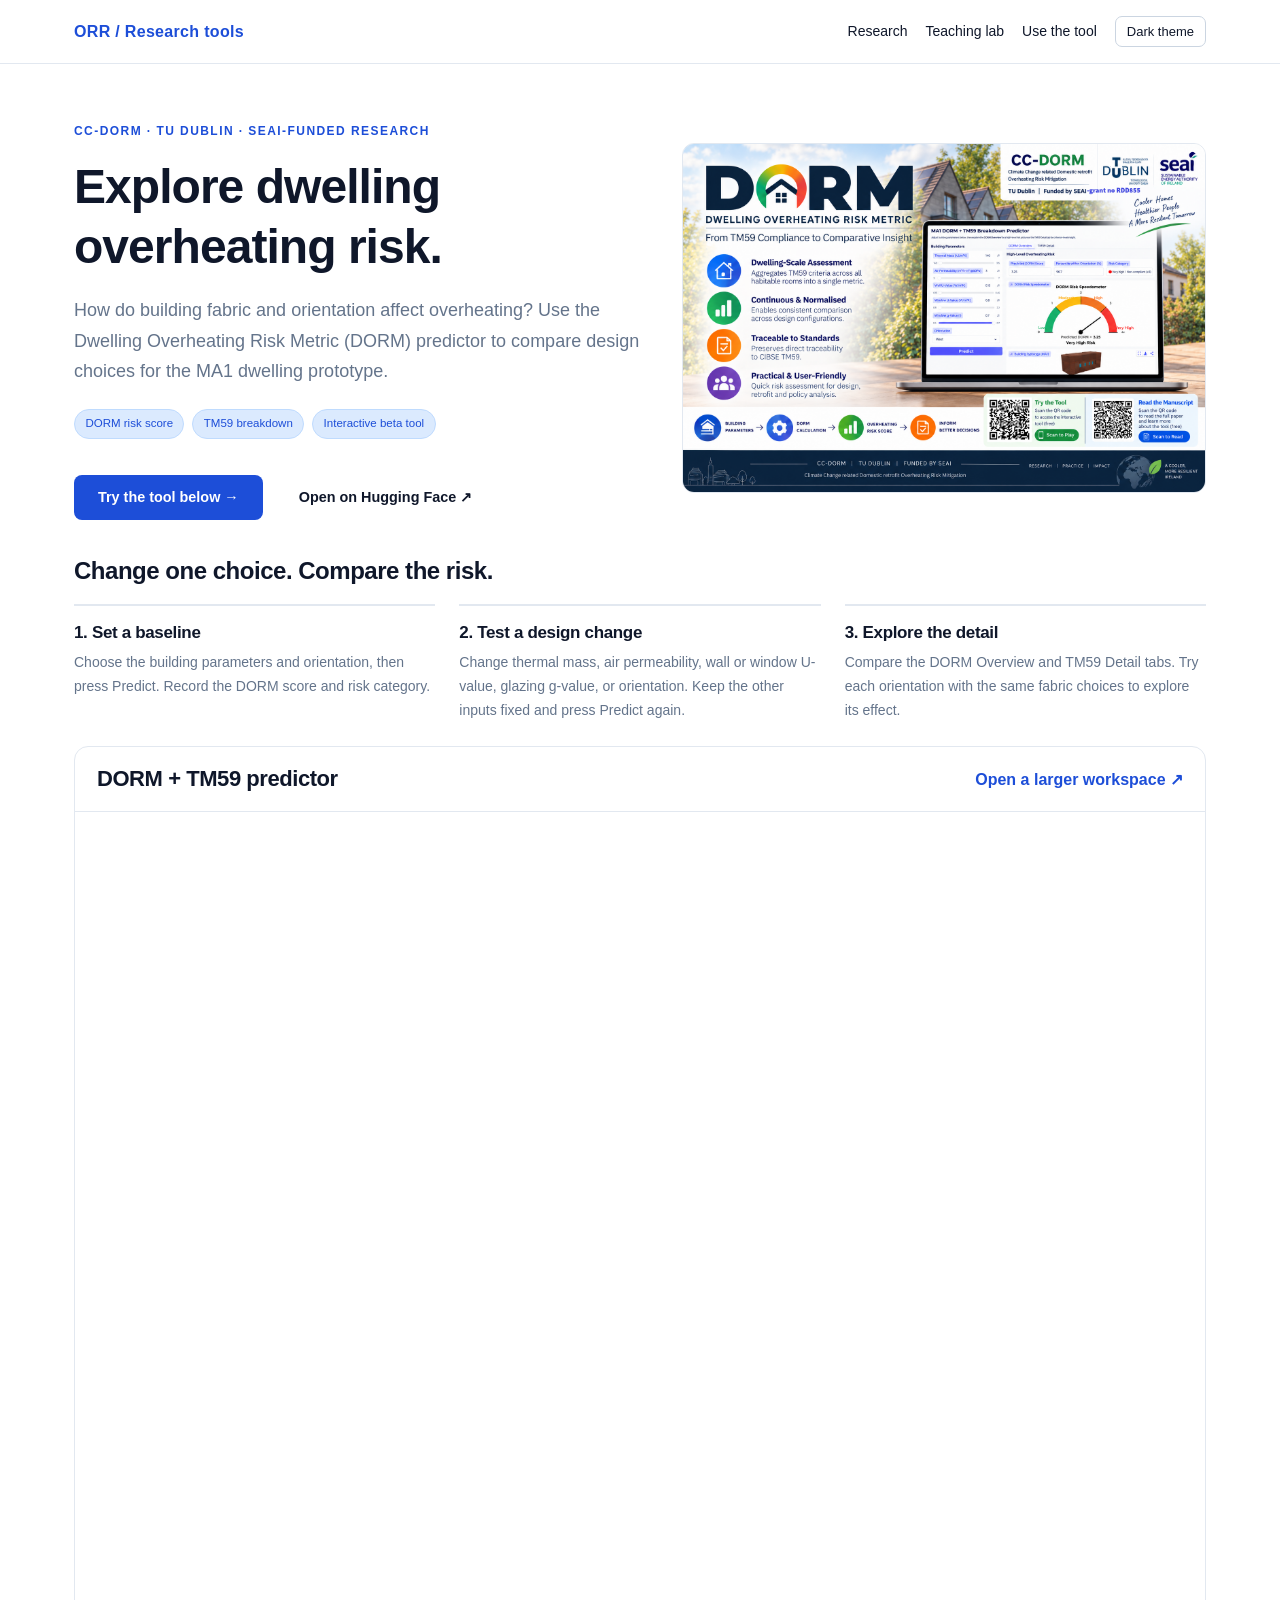
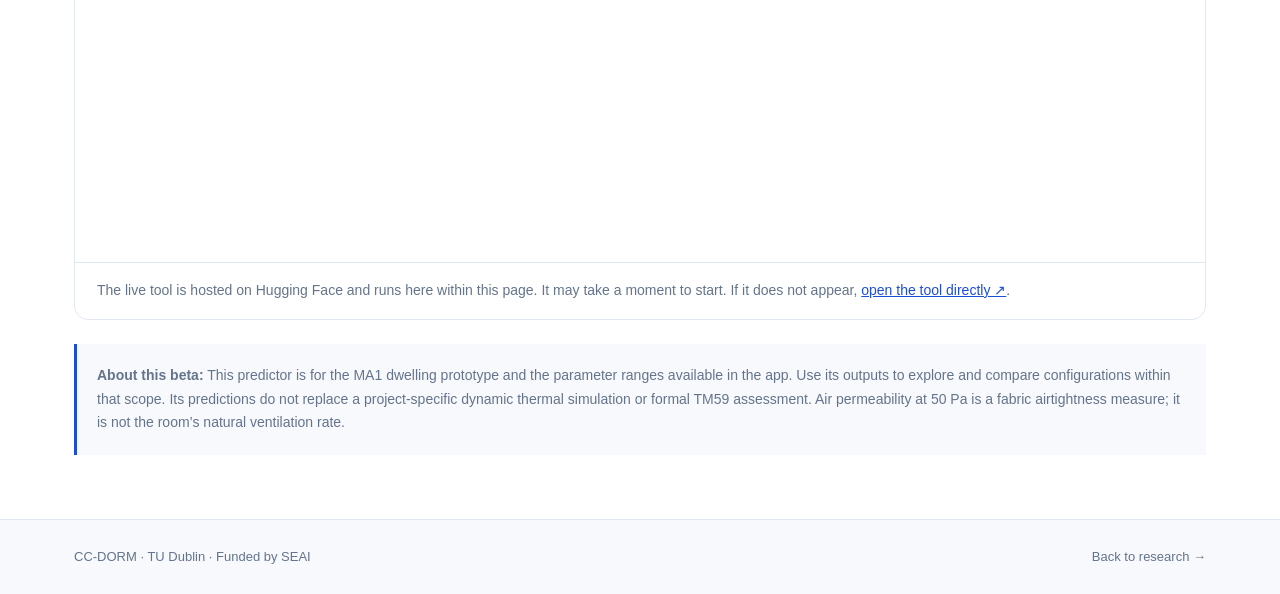
<file: tools/dorm.html>
<!DOCTYPE html>
<html lang="en" data-theme="light"><head><meta charset="utf-8"><meta name="viewport" content="width=device-width,initial-scale=1">
<title>DORM Overheating Risk Tool | Dr. Omprakash Ramalingam Rethnam</title>
<meta name="description" content="Explore dwelling overheating risk with the CC-DORM MA1 predictor. Compare thermal mass, air permeability, wall and window U-values, glazing g-value and orientation.">
<link rel="stylesheet" href="../css/style.css"><link rel="stylesheet" href="../css/teaching.css">
<style>
.dorm-intro{display:grid;grid-template-columns:1.1fr 1fr;gap:32px;align-items:center;margin-bottom:36px}.dorm-intro h1{font-size:clamp(32px,4vw,48px)}.dorm-poster{display:block;width:100%;height:auto;border-radius:12px;border:1px solid var(--border)}.dorm-actions{display:flex;gap:12px;flex-wrap:wrap;margin-top:24px}.dorm-workspace{border:1px solid var(--border);border-radius:14px;overflow:hidden;background:var(--card);margin-top:24px}.dorm-workspace iframe{width:100%;height:1050px;border:0;display:block;background:white}.dorm-toolbar{padding:18px 22px;display:flex;gap:14px;justify-content:space-between;align-items:center;flex-wrap:wrap;border-bottom:1px solid var(--border)}.dorm-toolbar h2{margin:0;font-size:22px}.dorm-toolbar a{color:var(--accent);font-weight:600}.dorm-note{padding:16px 22px;font-size:14px;border-top:1px solid var(--border)}.dorm-note a{color:var(--accent);text-decoration:underline}.dorm-guidance{margin-top:36px}.dorm-guidance h2{margin-bottom:18px}.dorm-scope{margin-top:24px;padding:20px;border-left:3px solid var(--accent);background:var(--bg-alt);font-size:14px}.dorm-actions a:focus-visible,.dorm-toolbar a:focus-visible{outline:3px solid var(--accent);outline-offset:4px}@media(max-width:800px){.dorm-intro{grid-template-columns:1fr}.dorm-workspace iframe{height:1500px}.dorm-intro .lab-meta{margin-bottom:0}}@media print{.dorm-workspace{display:none}}
</style></head><body>
<header class="lab-header"><div class="lab-header-inner"><a class="lab-brand" href="../index.html">ORR / Research tools</a><nav aria-label="Tool navigation"><a href="../index.html#research">Research</a><a href="../teaching/">Teaching lab</a><a href="#tool">Use the tool</a><button id="labTheme" class="lab-theme" type="button">Dark theme</button></nav></div></header>
<main class="lab-main">
<section class="dorm-intro"><div><span class="lab-eyebrow">CC-DORM · TU Dublin · SEAI-funded research</span><h1>Explore dwelling<br>overheating risk.</h1><p class="lab-lead">How do building fabric and orientation affect overheating? Use the Dwelling Overheating Risk Metric (DORM) predictor to compare design choices for the MA1 dwelling prototype.</p><div class="lab-meta"><span class="chip">DORM risk score</span><span class="chip">TM59 breakdown</span><span class="chip">Interactive beta tool</span></div><div class="dorm-actions"><a href="#tool" class="btn btn-primary">Try the tool below →</a><a href="https://huggingface.co/spaces/omprakashrr/ma1-dorm-tm59" target="_blank" rel="noopener" class="btn">Open on Hugging Face ↗</a></div></div><a href="#tool" aria-label="Try the DORM overheating risk tool"><img class="dorm-poster" src="../assets/dorm-overheating-tool.png" width="1536" height="1024" alt="DORM: Dwelling Overheating Risk Metric. CC-DORM research at TU Dublin, funded by SEAI. A preview of the predictor with building parameters, an overheating risk score and TM59 detail."></a></section>
<section class="dorm-guidance" aria-labelledby="compare-title"><h2 id="compare-title">Change one choice. Compare the risk.</h2><div class="lab-steps"><div class="lab-step"><h3>1. Set a baseline</h3><p>Choose the building parameters and orientation, then press Predict. Record the DORM score and risk category.</p></div><div class="lab-step"><h3>2. Test a design change</h3><p>Change thermal mass, air permeability, wall or window U-value, glazing g-value, or orientation. Keep the other inputs fixed and press Predict again.</p></div><div class="lab-step"><h3>3. Explore the detail</h3><p>Compare the DORM Overview and TM59 Detail tabs. Try each orientation with the same fabric choices to explore its effect.</p></div></div></section>
<section id="tool" class="dorm-workspace" aria-labelledby="workspace-title"><div class="dorm-toolbar"><h2 id="workspace-title">DORM + TM59 predictor</h2><a href="https://omprakashrr-ma1-dorm-tm59.hf.space" target="_blank" rel="noopener">Open a larger workspace ↗</a></div><iframe src="https://omprakashrr-ma1-dorm-tm59.hf.space" title="Live MA1 DORM and TM59 overheating risk predictor" loading="lazy" allow="fullscreen" referrerpolicy="strict-origin-when-cross-origin"></iframe><p class="dorm-note">The live tool is hosted on Hugging Face and runs here within this page. It may take a moment to start. If it does not appear, <a href="https://huggingface.co/spaces/omprakashrr/ma1-dorm-tm59" target="_blank" rel="noopener">open the tool directly ↗</a>.</p></section>
<p class="dorm-scope"><strong>About this beta:</strong> This predictor is for the MA1 dwelling prototype and the parameter ranges available in the app. Use its outputs to explore and compare configurations within that scope. Its predictions do not replace a project-specific dynamic thermal simulation or formal TM59 assessment. Air permeability at 50 Pa is a fabric airtightness measure; it is not the room’s natural ventilation rate.</p>
</main><footer class="lab-footer"><div class="lab-footer-inner"><span>CC-DORM · TU Dublin · Funded by SEAI</span><a href="../index.html#research">Back to research →</a></div></footer><script src="../teaching/lab-navigation.js"></script></body></html>
</file>
<file: css/style.css>
/* ============================================================
   OMPRAKASH RAMALINGAM RETHNAM — ACADEMIC PORTFOLIO
   style.css
   ============================================================ */

/* ===================== VARIABLES ===================== */
:root {
    /* Colours */
    --bg: #ffffff;
    --bg-alt: #f7f9fc;
    --text: #0f172a;
    --text-muted: #64748b;
    --text-light: #94a3b8;
    --accent: #1d4ed8;
    --accent-hover: #1e40af;
    --accent-rgb: 29, 78, 216;
    --accent-light: #dbeafe;
    --accent-mid: #bfdbfe;
    --border: #e2e8f0;
    --border-strong: #cbd5e1;
    --card: #ffffff;
    --card-hover: #f8fafc;
    --shadow-sm: 0 1px 3px rgba(0,0,0,0.07), 0 1px 2px rgba(0,0,0,0.05);
    --shadow-md: 0 4px 16px rgba(0,0,0,0.08), 0 2px 6px rgba(0,0,0,0.05);
    --shadow-lg: 0 10px 40px rgba(0,0,0,0.1), 0 4px 12px rgba(0,0,0,0.06);

    /* Hero always dark */
    --hero-bg: #060d1f;
    --hero-bg2: #0a1a35;
    --hero-text: #f1f5f9;
    --hero-muted: #94a3b8;
    --hero-border: rgba(255,255,255,0.1);

    /* Layout */
    --container: 1180px;
    --nav-h: 68px;

    /* Typography */
    --font: 'Inter', -apple-system, BlinkMacSystemFont, sans-serif;

    /* Transition */
    --transition: 0.22s cubic-bezier(0.4, 0, 0.2, 1);
    --transition-slow: 0.4s cubic-bezier(0.4, 0, 0.2, 1);
}

[data-theme="dark"] {
    --bg: #060d1f;
    --bg-alt: #0c1630;
    --text: #e2e8f0;
    --text-muted: #94a3b8;
    --text-light: #64748b;
    --accent: #3b82f6;
    --accent-hover: #60a5fa;
    --accent-rgb: 59, 130, 246;
    --accent-light: #1e3a5f;
    --accent-mid: #1e40af;
    --border: #1e293b;
    --border-strong: #2d3f5c;
    --card: #0d1a2d;
    --card-hover: #111f36;
    --shadow-sm: 0 1px 3px rgba(0,0,0,0.4), 0 1px 2px rgba(0,0,0,0.3);
    --shadow-md: 0 4px 16px rgba(0,0,0,0.4), 0 2px 6px rgba(0,0,0,0.3);
    --shadow-lg: 0 10px 40px rgba(0,0,0,0.5), 0 4px 12px rgba(0,0,0,0.3);
}

/* ===================== RESET ===================== */
*, *::before, *::after { box-sizing: border-box; margin: 0; padding: 0; }
html { scroll-behavior: smooth; font-size: 16px; }
body {
    font-family: var(--font);
    background: var(--bg);
    color: var(--text);
    line-height: 1.7;
    transition: background var(--transition), color var(--transition);
    overflow-x: hidden;
}
img { max-width: 100%; display: block; }
a { text-decoration: none; color: inherit; }
button { cursor: pointer; border: none; background: none; font-family: inherit; }

/* ===================== TYPOGRAPHY ===================== */
h1, h2, h3, h4, h5 { line-height: 1.25; font-weight: 700; letter-spacing: -0.02em; }
p { color: var(--text-muted); }

/* ===================== CONTAINER ===================== */
.container {
    max-width: var(--container);
    margin: 0 auto;
    padding: 0 2rem;
}

/* ===================== NAVIGATION ===================== */
.navbar {
    position: fixed;
    top: 0;
    left: 0;
    right: 0;
    height: var(--nav-h);
    z-index: 1000;
    transition: background var(--transition), box-shadow var(--transition), border-color var(--transition);
    border-bottom: 1px solid transparent;
}
.navbar.scrolled {
    background: rgba(6, 13, 31, 0.97);
    backdrop-filter: blur(16px);
    -webkit-backdrop-filter: blur(16px);
    border-bottom-color: var(--hero-border);
    box-shadow: 0 2px 20px rgba(0,0,0,0.3);
}
[data-theme="light"] .navbar.scrolled {
    background: rgba(255, 255, 255, 0.97);
    border-bottom-color: var(--border);
    box-shadow: var(--shadow-sm);
}
.nav-container {
    max-width: var(--container);
    margin: 0 auto;
    padding: 0 2rem;
    height: 100%;
    display: flex;
    align-items: center;
    justify-content: space-between;
}
.nav-logo {
    font-size: 1.1rem;
    font-weight: 800;
    letter-spacing: 0.05em;
    color: #e2e8f0;
    transition: color var(--transition);
}
.navbar.scrolled .nav-logo { color: var(--accent); }
.nav-links {
    display: flex;
    align-items: center;
    gap: 0.25rem;
}
.nav-link {
    color: rgba(255,255,255,0.75);
    font-size: 0.875rem;
    font-weight: 500;
    padding: 0.5rem 0.85rem;
    border-radius: 6px;
    transition: color var(--transition), background var(--transition);
}
.nav-link:hover { color: #fff; background: rgba(255,255,255,0.08); }
.nav-link.active { color: #fff; }
.navbar.scrolled .nav-link { color: var(--text-muted); }
.navbar.scrolled .nav-link:hover { color: var(--text); background: var(--bg-alt); }
.navbar.scrolled .nav-link.active { color: var(--accent); }

.nav-actions { display: flex; align-items: center; gap: 0.75rem; }
.theme-toggle {
    width: 36px; height: 36px;
    border-radius: 8px;
    display: flex; align-items: center; justify-content: center;
    color: rgba(255,255,255,0.7);
    transition: color var(--transition), background var(--transition);
}
.theme-toggle:hover { color: #fff; background: rgba(255,255,255,0.1); }
.navbar.scrolled .theme-toggle { color: var(--text-muted); }
.navbar.scrolled .theme-toggle:hover { color: var(--text); background: var(--bg-alt); }

[data-theme="light"] .icon-moon { display: none; }
[data-theme="dark"] .icon-sun { display: none; }

.hamburger {
    display: none;
    flex-direction: column;
    gap: 5px;
    width: 36px; height: 36px;
    align-items: center;
    justify-content: center;
    border-radius: 8px;
    transition: background var(--transition);
}
.hamburger span {
    display: block;
    width: 20px; height: 2px;
    background: rgba(255,255,255,0.8);
    border-radius: 2px;
    transition: transform var(--transition), opacity var(--transition);
}
.hamburger.open span:nth-child(1) { transform: translateY(7px) rotate(45deg); }
.hamburger.open span:nth-child(2) { opacity: 0; }
.hamburger.open span:nth-child(3) { transform: translateY(-7px) rotate(-45deg); }

/* ===================== HERO ===================== */
.hero {
    position: relative;
    min-height: 100vh;
    background: linear-gradient(135deg, var(--hero-bg) 0%, var(--hero-bg2) 60%, #0c2044 100%);
    display: flex;
    flex-direction: column;
    justify-content: center;
    overflow: hidden;
    padding-top: var(--nav-h);
}
.hero-bg-grid {
    position: absolute;
    inset: 0;
    background-image:
        linear-gradient(rgba(255,255,255,0.03) 1px, transparent 1px),
        linear-gradient(90deg, rgba(255,255,255,0.03) 1px, transparent 1px);
    background-size: 60px 60px;
    pointer-events: none;
}
.hero-glow {
    position: absolute;
    top: 20%;
    right: 15%;
    width: 600px; height: 600px;
    background: radial-gradient(circle, rgba(29,78,216,0.18) 0%, transparent 70%);
    pointer-events: none;
}

.hero-container {
    max-width: var(--container);
    margin: 0 auto;
    padding: 5rem 2rem 3rem;
    display: grid;
    grid-template-columns: 1fr 420px;
    gap: 4rem;
    align-items: center;
}
.hero-badge {
    display: inline-flex;
    align-items: center;
    gap: 0.5rem;
    background: rgba(29,78,216,0.2);
    border: 1px solid rgba(59,130,246,0.3);
    color: #93c5fd;
    font-size: 0.8rem;
    font-weight: 500;
    letter-spacing: 0.02em;
    padding: 0.4rem 0.9rem;
    border-radius: 100px;
    margin-bottom: 1.5rem;
}
.badge-dot {
    width: 6px; height: 6px;
    background: #34d399;
    border-radius: 50%;
    animation: pulse-dot 2s infinite;
}
@keyframes pulse-dot {
    0%, 100% { opacity: 1; }
    50% { opacity: 0.4; }
}
.hero-name {
    font-size: clamp(2.5rem, 5vw, 4rem);
    font-weight: 800;
    color: #f1f5f9;
    line-height: 1.1;
    margin-bottom: 1.25rem;
    letter-spacing: -0.03em;
}
.name-accent {
    display: block;
    background: linear-gradient(135deg, #60a5fa 0%, #a78bfa 100%);
    -webkit-background-clip: text;
    -webkit-text-fill-color: transparent;
    background-clip: text;
}
.hero-tagline {
    color: #94a3b8;
    font-size: 1rem;
    font-weight: 500;
    margin-bottom: 0.75rem;
    letter-spacing: 0.01em;
}
.hero-bio {
    color: #64748b;
    font-size: 0.9rem;
    margin-bottom: 2rem;
}
.hero-actions {
    display: flex;
    flex-wrap: wrap;
    gap: 0.75rem;
    margin-bottom: 3rem;
}

/* Buttons */
.btn {
    display: inline-flex;
    align-items: center;
    gap: 0.5rem;
    padding: 0.65rem 1.5rem;
    border-radius: 8px;
    font-size: 0.9rem;
    font-weight: 600;
    transition: all var(--transition);
    white-space: nowrap;
}
.btn-primary {
    background: var(--accent);
    color: #fff;
    box-shadow: 0 0 0 0 rgba(var(--accent-rgb), 0.4);
}
.btn-primary:hover {
    background: #2563eb;
    transform: translateY(-1px);
    box-shadow: 0 4px 20px rgba(var(--accent-rgb), 0.4);
}
.btn-ghost {
    color: #cbd5e1;
    border: 1px solid rgba(255,255,255,0.15);
    background: rgba(255,255,255,0.04);
}
.btn-ghost:hover {
    color: #fff;
    border-color: rgba(255,255,255,0.3);
    background: rgba(255,255,255,0.08);
    transform: translateY(-1px);
}

.hero-stats {
    display: flex;
    align-items: center;
    gap: 0;
    flex-wrap: wrap;
    gap: 1rem;
}
.stat-item { text-align: center; }
.stat-number {
    display: block;
    font-size: 1.75rem;
    font-weight: 800;
    color: #f1f5f9;
    letter-spacing: -0.03em;
    line-height: 1;
}
.stat-label {
    display: block;
    font-size: 0.75rem;
    color: #64748b;
    margin-top: 0.25rem;
    white-space: nowrap;
}
.stat-divider {
    width: 1px;
    height: 36px;
    background: rgba(255,255,255,0.1);
}

/* Hero Visual */
.hero-visual {
    position: relative;
    display: flex;
    justify-content: center;
    align-items: center;
    height: 420px;
}
.profile-frame {
    position: relative;
    width: 260px; height: 260px;
}
.profile-photo {
    width: 100%; height: 100%;
    border-radius: 50%;
    background: linear-gradient(135deg, #1e3a5f, #2d4a80);
    border: 3px solid rgba(59,130,246,0.55);
    display: flex;
    align-items: center;
    justify-content: center;
    overflow: hidden;
    box-shadow: 0 0 60px rgba(29,78,216,0.3);
    /* Force GPU layer for sharper rendering */
    transform: translateZ(0);
    -webkit-transform: translateZ(0);
    backface-visibility: hidden;
    -webkit-backface-visibility: hidden;
}
.profile-photo img {
    width: 100%;
    height: 100%;
    object-fit: cover;
    object-position: center top;
    /* No border-radius here — container clip handles it */
    display: block;
    /* Sharper downscaling */
    image-rendering: -webkit-optimize-contrast;
    image-rendering: high-quality;
}
.profile-initials {
    font-size: 3.5rem;
    font-weight: 800;
    color: #60a5fa;
    letter-spacing: 0.05em;
}
.profile-ring {
    position: absolute;
    inset: -8px;
    border-radius: 50%;
    border: 2px dashed rgba(59,130,246,0.25);
    animation: spin-slow 20s linear infinite;
}
@keyframes spin-slow { to { transform: rotate(360deg); } }

.floating-badge {
    position: absolute;
    display: flex;
    align-items: center;
    gap: 0.5rem;
    background: rgba(255,255,255,0.08);
    backdrop-filter: blur(12px);
    border: 1px solid rgba(255,255,255,0.12);
    border-radius: 100px;
    padding: 0.45rem 0.9rem;
    font-size: 0.78rem;
    font-weight: 500;
    color: #e2e8f0;
    white-space: nowrap;
    box-shadow: 0 4px 16px rgba(0,0,0,0.3);
}
.fb-icon { font-size: 1rem; }
.fb-1 { top: 10%; left: -30%; animation: float1 4s ease-in-out infinite; }
.fb-2 { bottom: 25%; left: -40%; animation: float2 5s ease-in-out infinite; }
.fb-3 { top: 30%; right: -30%; animation: float3 4.5s ease-in-out infinite; }

@keyframes float1 { 0%,100%{transform:translateY(0)} 50%{transform:translateY(-8px)} }
@keyframes float2 { 0%,100%{transform:translateY(0)} 50%{transform:translateY(8px)} }
@keyframes float3 { 0%,100%{transform:translateY(0)} 50%{transform:translateY(-6px)} }

.hero-scroll {
    position: absolute;
    bottom: 2rem;
    left: 50%;
    transform: translateX(-50%);
    display: flex;
    flex-direction: column;
    align-items: center;
    gap: 0.5rem;
}
.hero-scroll span { font-size: 0.7rem; letter-spacing: 0.15em; color: #475569; text-transform: uppercase; }
.scroll-bar {
    width: 1px;
    height: 40px;
    background: rgba(255,255,255,0.1);
    border-radius: 1px;
    overflow: hidden;
}
.scroll-progress {
    width: 100%;
    height: 40%;
    background: #3b82f6;
    border-radius: 1px;
    animation: scroll-anim 2s ease-in-out infinite;
}
@keyframes scroll-anim {
    0% { transform: translateY(-100%); }
    100% { transform: translateY(300%); }
}

/* ===================== SECTIONS ===================== */
.section { padding: 6rem 0; }
.section-alt { background: var(--bg-alt); }

.section-header {
    margin-bottom: 3.5rem;
}
.section-tag {
    display: inline-block;
    font-size: 0.75rem;
    font-weight: 600;
    letter-spacing: 0.12em;
    text-transform: uppercase;
    color: var(--accent);
    margin-bottom: 0.75rem;
}
.section-title {
    font-size: clamp(1.75rem, 3vw, 2.5rem);
    color: var(--text);
    letter-spacing: -0.025em;
}

/* ===================== ABOUT ===================== */
.about-grid {
    display: grid;
    grid-template-columns: 1fr 1.4fr;
    gap: 4rem;
    align-items: start;
}
.about-text .lead {
    font-size: 1.05rem;
    color: var(--text);
    font-weight: 400;
    margin-bottom: 1.25rem;
    line-height: 1.8;
}
.about-text p { margin-bottom: 1rem; }
.about-links {
    display: flex;
    flex-wrap: wrap;
    gap: 0.75rem;
    margin-top: 1.75rem;
}
.icon-link {
    display: inline-flex;
    align-items: center;
    gap: 0.4rem;
    font-size: 0.875rem;
    font-weight: 500;
    color: var(--accent);
    padding: 0.5rem 1rem;
    border-radius: 8px;
    border: 1px solid var(--accent-light);
    background: var(--accent-light);
    transition: all var(--transition);
}
.icon-link:hover {
    background: var(--accent);
    color: #fff;
    border-color: var(--accent);
    transform: translateY(-1px);
    box-shadow: var(--shadow-sm);
}

.interests-panel { }
.panel-title {
    font-size: 1.1rem;
    color: var(--text);
    margin-bottom: 1.25rem;
    font-weight: 600;
}
.interests-grid {
    display: grid;
    grid-template-columns: 1fr 1fr;
    gap: 1rem;
}
.interest-card {
    background: var(--card);
    border: 1px solid var(--border);
    border-radius: 12px;
    padding: 1.25rem;
    transition: all var(--transition);
}
.interest-card:hover {
    border-color: var(--accent);
    box-shadow: var(--shadow-md);
    transform: translateY(-2px);
}
.ic-icon { font-size: 1.5rem; margin-bottom: 0.6rem; }
.interest-card h4 {
    font-size: 0.875rem;
    font-weight: 600;
    color: var(--text);
    margin-bottom: 0.4rem;
    line-height: 1.3;
}
.interest-card p {
    font-size: 0.8rem;
    line-height: 1.6;
}

/* ===================== EDUCATION ===================== */
.block-title {
    font-size: 1.15rem;
    font-weight: 700;
    color: var(--text);
    margin-bottom: 1.5rem;
    margin-top: 3.5rem;
    padding-bottom: 0.65rem;
    border-bottom: 2px solid var(--border);
}
.edu-block { }
.edu-grid {
    display: grid;
    grid-template-columns: repeat(3, 1fr);
    gap: 1.25rem;
}
.edu-card {
    background: var(--card);
    border: 1px solid var(--border);
    border-radius: 14px;
    padding: 1.4rem;
    display: flex;
    gap: 1rem;
    align-items: flex-start;
    transition: all var(--transition);
}
.edu-card:hover {
    border-color: var(--accent);
    box-shadow: var(--shadow-md);
    transform: translateY(-2px);
}
.edu-icon { font-size: 1.6rem; flex-shrink: 0; }
.edu-degree {
    font-size: 0.95rem;
    font-weight: 700;
    color: var(--text);
    line-height: 1.3;
    margin-bottom: 0.2rem;
}
.edu-field {
    font-size: 0.82rem;
    color: var(--accent);
    font-weight: 500;
    margin-bottom: 0.3rem;
}
.edu-inst {
    font-size: 0.82rem;
    color: var(--text-muted);
    margin-bottom: 0.5rem;
    line-height: 1.4;
}
.edu-meta {
    display: flex;
    gap: 0.75rem;
    align-items: center;
    margin-bottom: 0.4rem;
}
.edu-year {
    font-size: 0.75rem;
    font-weight: 600;
    color: var(--text-light);
}
.edu-grade {
    font-size: 0.75rem;
    font-weight: 700;
    color: #059669;
    background: rgba(52,211,153,0.12);
    padding: 0.15rem 0.55rem;
    border-radius: 100px;
    border: 1px solid rgba(52,211,153,0.25);
}
.edu-note {
    font-size: 0.75rem;
    color: var(--text-light);
    font-style: italic;
    line-height: 1.4;
}

/* ===================== SKILLS ===================== */
.skills-block { }
.skills-grid {
    display: grid;
    grid-template-columns: repeat(2, 1fr);
    gap: 1.25rem;
}
.skill-category {
    background: var(--card);
    border: 1px solid var(--border);
    border-radius: 14px;
    padding: 1.4rem;
    transition: all var(--transition);
}
.skill-category:hover {
    border-color: var(--border-strong);
    box-shadow: var(--shadow-sm);
}
.skill-cat-icon { font-size: 1.4rem; margin-bottom: 0.5rem; }
.skill-category h4 {
    font-size: 0.88rem;
    font-weight: 700;
    color: var(--text);
    margin-bottom: 0.85rem;
}
.skill-pills {
    display: flex;
    flex-wrap: wrap;
    gap: 0.4rem;
}
.skill-pills span {
    font-size: 0.75rem;
    font-weight: 500;
    color: var(--text-muted);
    background: var(--bg-alt);
    border: 1px solid var(--border);
    padding: 0.25rem 0.65rem;
    border-radius: 100px;
    transition: all var(--transition);
}
.skill-category:hover .skill-pills span {
    border-color: var(--accent-mid);
    color: var(--accent);
    background: var(--accent-light);
}

/* ===================== RESEARCH ===================== */
.projects-grid {
    display: grid;
    grid-template-columns: 1fr 1fr;
    gap: 1.5rem;
}
.project-card {
    background: var(--card);
    border: 1px solid var(--border);
    border-radius: 16px;
    padding: 1.75rem;
    transition: all var(--transition);
    position: relative;
}
.project-card:hover {
    box-shadow: var(--shadow-lg);
    transform: translateY(-3px);
    border-color: var(--border-strong);
}
.project-featured {
    grid-column: span 2;
    background: linear-gradient(135deg, #0c1f3f 0%, #0f2d5a 100%);
    border-color: rgba(59,130,246,0.25);
}
[data-theme="light"] .project-featured {
    background: linear-gradient(135deg, #eff6ff 0%, #dbeafe 100%);
    border-color: #bfdbfe;
}
.project-proposed {
    border: 1px dashed rgba(var(--accent-rgb), 0.4);
    background: linear-gradient(135deg, var(--card) 0%, var(--accent-light) 100%);
}

.project-status {
    display: inline-flex;
    font-size: 0.72rem;
    font-weight: 600;
    letter-spacing: 0.05em;
    text-transform: uppercase;
    padding: 0.3rem 0.7rem;
    border-radius: 100px;
    margin-bottom: 1rem;
}
.status-active { background: rgba(52,211,153,0.15); color: #34d399; border: 1px solid rgba(52,211,153,0.25); }
.status-complete { background: rgba(148,163,184,0.15); color: #94a3b8; border: 1px solid rgba(148,163,184,0.25); }
.status-proposed { background: rgba(var(--accent-rgb),0.15); color: var(--accent); border: 1px solid rgba(var(--accent-rgb),0.25); }

.project-header {
    display: flex;
    align-items: flex-start;
    justify-content: space-between;
    gap: 1rem;
    margin-bottom: 0.25rem;
}
.project-card h3 {
    font-size: 1.4rem;
    color: var(--text);
    margin-bottom: 0.25rem;
}
.project-featured h3 { color: #e2e8f0; }
[data-theme="light"] .project-featured h3 { color: #0f172a; }

.project-score {
    background: linear-gradient(135deg, #3b82f6, #8b5cf6);
    color: #fff;
    font-size: 0.9rem;
    font-weight: 800;
    padding: 0.4rem 0.8rem;
    border-radius: 8px;
    white-space: nowrap;
    flex-shrink: 0;
}
.project-disclosure {
    font-size: 0.72rem;
    color: #60a5fa;
    text-align: right;
    flex-shrink: 0;
    line-height: 1.4;
}
[data-theme="light"] .project-disclosure { color: var(--accent); }

.project-fullname {
    font-size: 0.82rem;
    font-weight: 600;
    color: #60a5fa;
    margin-bottom: 0.75rem;
    line-height: 1.4;
}
[data-theme="light"] .project-fullname { color: var(--accent); }
.project-card:not(.project-featured) .project-fullname { color: var(--accent); }

.project-desc { font-size: 0.88rem; margin-bottom: 1rem; line-height: 1.7; }
.project-featured .project-desc { color: #94a3b8; }
[data-theme="light"] .project-featured .project-desc { color: var(--text-muted); }

.project-info {
    display: flex;
    flex-direction: column;
    gap: 0.2rem;
    margin-bottom: 1rem;
}
.project-info span { font-size: 0.78rem; color: var(--text-light); }
.project-featured .project-info span { color: #64748b; }

.project-chips { display: flex; flex-wrap: wrap; gap: 0.4rem; }
.chip {
    font-size: 0.72rem;
    font-weight: 500;
    color: var(--accent);
    background: var(--accent-light);
    padding: 0.25rem 0.65rem;
    border-radius: 100px;
    border: 1px solid var(--accent-mid);
}
.project-featured .chip { color: #93c5fd; background: rgba(59,130,246,0.15); border-color: rgba(59,130,246,0.25); }
[data-theme="light"] .project-featured .chip { color: var(--accent); background: var(--accent-light); border-color: var(--accent-mid); }

/* ===================== RESEARCH PROPOSALS ===================== */
.proposals-lead {
    font-size: 0.92rem;
    color: var(--text-muted);
    line-height: 1.75;
    max-width: 80ch;
    margin-bottom: 1.6rem;
}
.proposals-list {
    display: flex;
    flex-direction: column;
    gap: 0.85rem;
}
.proposal-row {
    background: var(--card);
    border: 1px solid var(--border);
    border-radius: 14px;
    padding: 1.2rem 1.4rem;
    transition: all var(--transition);
}
.proposal-row:hover {
    border-color: var(--border-strong);
    box-shadow: var(--shadow-sm);
    transform: translateY(-2px);
}
.proposal-top {
    display: flex;
    align-items: center;
    justify-content: space-between;
    gap: 0.75rem 1rem;
    margin-bottom: 0.6rem;
    flex-wrap: wrap;
}
.proposal-status {
    display: inline-flex;
    font-size: 0.68rem;
    font-weight: 600;
    letter-spacing: 0.05em;
    text-transform: uppercase;
    padding: 0.25rem 0.65rem;
    border-radius: 100px;
}
.proposal-amount {
    font-size: 0.8rem;
    font-weight: 700;
    color: var(--text);
    white-space: nowrap;
}
.proposal-title {
    font-size: 0.95rem;
    font-weight: 700;
    color: var(--text);
    line-height: 1.45;
    margin-bottom: 0.4rem;
}
.proposal-meta {
    font-size: 0.78rem;
    color: var(--text-light);
    line-height: 1.55;
}

/* ===================== PUBLICATIONS ===================== */
.pub-controls {
    display: flex;
    align-items: center;
    justify-content: space-between;
    gap: 1rem;
    margin-bottom: 2.5rem;
    flex-wrap: wrap;
}
.pub-filter { display: flex; gap: 0.4rem; flex-wrap: wrap; }
.filter-btn {
    font-size: 0.82rem;
    font-weight: 500;
    padding: 0.5rem 1.1rem;
    border-radius: 8px;
    border: 1px solid var(--border);
    color: var(--text-muted);
    background: var(--card);
    transition: all var(--transition);
}
.filter-btn:hover {
    border-color: var(--accent);
    color: var(--accent);
}
.filter-btn.active {
    background: var(--accent);
    color: #fff;
    border-color: var(--accent);
}
.pub-count {
    font-size: 0.82rem;
    color: var(--text-light);
    font-weight: 500;
}

.publications-list { display: flex; flex-direction: column; gap: 0; }
.pub-year-group {
    display: grid;
    grid-template-columns: 72px 1fr;
    gap: 1.5rem;
    padding: 1.5rem 0;
    border-bottom: 1px solid var(--border);
    transition: opacity var(--transition), max-height var(--transition-slow);
}
.pub-year-group:last-child { border-bottom: none; }
.pub-year-group.hidden { display: none; }
.pub-year-group:hover .pub-entry { background: var(--card-hover); border-radius: 10px; }

.pub-year-label {
    font-size: 0.82rem;
    font-weight: 700;
    color: var(--accent);
    padding-top: 0.25rem;
    letter-spacing: 0.02em;
}

.pub-entry { padding: 0.5rem 0.75rem; transition: background var(--transition); border-radius: 8px; }
.pub-badges {
    display: flex;
    flex-wrap: wrap;
    gap: 0.4rem;
    margin-bottom: 0.6rem;
}
.pbadge {
    font-size: 0.68rem;
    font-weight: 700;
    letter-spacing: 0.05em;
    padding: 0.2rem 0.55rem;
    border-radius: 4px;
    text-transform: uppercase;
}
.pbadge-q1 { background: rgba(52,211,153,0.15); color: #059669; border: 1px solid rgba(52,211,153,0.3); }
.pbadge-journal { background: var(--accent-light); color: var(--accent); border: 1px solid var(--accent-mid); }
.pbadge-conf { background: rgba(139,92,246,0.12); color: #7c3aed; border: 1px solid rgba(139,92,246,0.25); }
.pbadge-ieee { background: rgba(59,130,246,0.1); color: #2563eb; border: 1px solid rgba(59,130,246,0.2); }
.pbadge-ibpsa { background: rgba(239,68,68,0.1); color: #dc2626; border: 1px solid rgba(239,68,68,0.2); }
.pbadge-springer { background: rgba(245,158,11,0.12); color: #d97706; border: 1px solid rgba(245,158,11,0.25); }
.pbadge-award { background: rgba(251,191,36,0.15); color: #b45309; border: 1px solid rgba(251,191,36,0.3); }
.pbadge-new { background: rgba(52,211,153,0.1); color: #059669; border: 1px solid rgba(52,211,153,0.2); }

.pub-title {
    font-size: 0.93rem;
    font-weight: 600;
    color: var(--text);
    line-height: 1.5;
    margin-bottom: 0.4rem;
}
.pub-authors {
    font-size: 0.82rem;
    color: var(--text-muted);
    margin-bottom: 0.25rem;
}
.pub-venue {
    font-size: 0.8rem;
    color: var(--text-light);
    font-style: italic;
    margin-bottom: 0.4rem;
}
.pub-link {
    display: inline-flex;
    font-size: 0.78rem;
    font-weight: 500;
    color: var(--accent);
    transition: color var(--transition);
}
.pub-link:hover { color: var(--accent-hover); text-decoration: underline; }

/* Featured (dark) project card needs a lighter link colour for contrast */
.project-featured .pub-link { color: #93c5fd; }
.project-featured .pub-link:hover { color: #bfdbfe; }
[data-theme="light"] .project-featured .pub-link { color: #93c5fd; }
[data-theme="light"] .project-featured .pub-link:hover { color: #bfdbfe; }

/* ===================== OPPORTUNITIES ===================== */
.opp-lead {
    max-width: 760px;
    margin-bottom: 2.5rem;
    font-size: 1rem;
    line-height: 1.75;
}

/* Third card spans the full row so the grid does not end on a gap */
.opp-wide { grid-column: 1 / -1; }

.opp-cta {
    margin-top: 2.5rem;
    padding: 1.75rem 2rem;
    background: var(--card);
    border: 1px solid var(--border);
    border-radius: 14px;
}
.opp-cta p { font-size: 0.88rem; line-height: 1.7; margin-bottom: 0.6rem; }
.opp-cta .opp-note { font-size: 0.82rem; font-style: italic; margin-bottom: 1.25rem; }
.opp-cta .btn { display: inline-flex; }

@media (max-width: 640px) {
    .opp-cta { padding: 1.35rem 1.25rem; }
    .opp-cta .btn { width: 100%; justify-content: center; }
}

/* ===================== TEACHING ===================== */
.teaching-columns {
    display: grid;
    grid-template-columns: 1fr 1fr;
    gap: 3rem;
}
.col-title {
    font-size: 1.1rem;
    color: var(--text);
    margin-bottom: 1.75rem;
    padding-bottom: 0.75rem;
    border-bottom: 2px solid var(--accent);
    font-weight: 600;
}
.timeline { display: flex; flex-direction: column; gap: 0; }
.tl-item {
    display: grid;
    grid-template-columns: 16px 1fr;
    gap: 1rem;
    padding-bottom: 1.5rem;
    position: relative;
}
.tl-item::before {
    content: '';
    position: absolute;
    left: 7px;
    top: 22px;
    bottom: 0;
    width: 1px;
    background: var(--border);
}
.tl-item:last-child::before { display: none; }
.tl-marker {
    width: 14px; height: 14px;
    border-radius: 50%;
    background: var(--border);
    border: 2px solid var(--border-strong);
    flex-shrink: 0;
    margin-top: 4px;
}
.tl-marker-accent {
    background: var(--accent-light);
    border-color: var(--accent);
}

/* Wrap year+content together */
.tl-year {
    font-size: 0.75rem;
    font-weight: 700;
    color: var(--accent);
    margin-bottom: 0.2rem;
    letter-spacing: 0.02em;
}
.tl-content h4 {
    font-size: 0.9rem;
    font-weight: 600;
    color: var(--text);
    margin-bottom: 0.2rem;
}
.tl-content p { font-size: 0.82rem; }
.tl-note { font-size: 0.77rem !important; font-style: italic; margin-top: 0.2rem; }

/* Override grid for timeline - stack year above content */
.tl-item {
    grid-template-columns: 14px auto;
    grid-template-rows: auto auto;
}
.tl-marker { grid-row: 1; grid-column: 1; }
.tl-year { grid-row: 1; grid-column: 2; }
.tl-content { grid-row: 2; grid-column: 2; }

/* ===================== AWARDS ===================== */
.awards-list {
    display: flex;
    flex-direction: column;
    gap: 1rem;
}
.award-card {
    display: grid;
    grid-template-columns: 72px 1fr;
    gap: 1.5rem;
    padding: 1.5rem;
    background: var(--card);
    border: 1px solid var(--border);
    border-radius: 16px;
    transition: all var(--transition);
}
.award-card:hover {
    box-shadow: var(--shadow-md);
    border-color: var(--border-strong);
    transform: translateX(4px);
}
.award-highlight {
    border-color: rgba(var(--accent-rgb), 0.3);
    background: linear-gradient(90deg, var(--accent-light), var(--card));
}
.award-highlight:hover {
    border-color: rgba(var(--accent-rgb), 0.5);
}
.award-left {
    display: flex;
    flex-direction: column;
    align-items: center;
    gap: 0.5rem;
}
.award-icon-wrap {
    font-size: 1.75rem;
    display: flex;
    align-items: center;
    justify-content: center;
    width: 52px; height: 52px;
    background: var(--bg-alt);
    border-radius: 12px;
    border: 1px solid var(--border);
}
.award-year-badge {
    font-size: 0.72rem;
    font-weight: 700;
    color: var(--text-light);
    letter-spacing: 0.05em;
}
.award-body h4 {
    font-size: 1rem;
    font-weight: 700;
    color: var(--text);
    margin-bottom: 0.3rem;
    line-height: 1.3;
}
.award-sub {
    font-size: 0.82rem;
    color: var(--accent);
    font-weight: 500;
    margin-bottom: 0.5rem;
}
.award-desc { font-size: 0.85rem; line-height: 1.7; }

/* ===================== CONTACT ===================== */
.contact-grid {
    display: grid;
    grid-template-columns: 1fr 1fr;
    gap: 4rem;
    align-items: start;
}
.contact-lead {
    font-size: 1.05rem;
    color: var(--text);
    line-height: 1.8;
    margin-bottom: 2rem;
}
.contact-details {
    display: flex;
    flex-direction: column;
    gap: 0;
    margin-bottom: 2rem;
}
.contact-row {
    display: flex;
    align-items: flex-start;
    gap: 1rem;
    padding: 1rem 0;
    border-bottom: 1px solid var(--border);
    transition: color var(--transition);
}
.contact-row:first-child { border-top: 1px solid var(--border); }
.contact-row:hover .cr-value { color: var(--accent); }
.cr-icon {
    width: 36px; height: 36px;
    display: flex;
    align-items: center;
    justify-content: center;
    background: var(--accent-light);
    border-radius: 8px;
    color: var(--accent);
    flex-shrink: 0;
    margin-top: 2px;
}
.cr-text { display: flex; flex-direction: column; gap: 0.15rem; }
.cr-label { font-size: 0.75rem; font-weight: 600; color: var(--text-light); text-transform: uppercase; letter-spacing: 0.06em; }
.cr-value { font-size: 0.9rem; color: var(--text); font-weight: 500; line-height: 1.5; }

.contact-socials {
    display: flex;
    flex-wrap: wrap;
    gap: 0.65rem;
}
.social-pill {
    display: inline-flex;
    align-items: center;
    gap: 0.45rem;
    font-size: 0.85rem;
    font-weight: 500;
    color: var(--text-muted);
    background: var(--card);
    border: 1px solid var(--border);
    padding: 0.5rem 1.1rem;
    border-radius: 100px;
    transition: all var(--transition);
}
.social-pill:hover {
    color: var(--accent);
    border-color: var(--accent);
    background: var(--accent-light);
    transform: translateY(-1px);
}

/* Affiliation Card */
.affiliation-card {
    background: var(--card);
    border: 1px solid var(--border);
    border-radius: 16px;
    overflow: hidden;
    margin-bottom: 1.25rem;
    box-shadow: var(--shadow-sm);
}
.ac-header {
    background: var(--accent);
    color: #fff;
    font-size: 0.75rem;
    font-weight: 700;
    letter-spacing: 0.1em;
    text-transform: uppercase;
    padding: 0.6rem 1.25rem;
}
.ac-body { padding: 1.5rem 1.25rem 1rem; }
.ac-role { font-size: 1.05rem; font-weight: 700; color: var(--text); margin-bottom: 0.3rem; }
.ac-dept { font-size: 0.85rem; color: var(--text-muted); line-height: 1.5; }
.ac-uni { font-size: 0.9rem; font-weight: 600; color: var(--accent); margin-top: 0.5rem; margin-bottom: 0.75rem; }
.ac-projects {
    display: flex;
    gap: 0.5rem;
    flex-wrap: wrap;
}
.ac-projects span {
    font-size: 0.73rem;
    font-weight: 500;
    color: var(--accent);
    background: var(--accent-light);
    padding: 0.2rem 0.65rem;
    border-radius: 100px;
    border: 1px solid var(--accent-mid);
}
.ac-footer {
    border-top: 1px solid var(--border);
    padding: 0.85rem 1.25rem;
}
.ac-upcoming {
    display: flex;
    align-items: center;
    gap: 0.6rem;
    font-size: 0.8rem;
    color: var(--text-muted);
}
.upcoming-dot {
    width: 8px; height: 8px;
    background: #34d399;
    border-radius: 50%;
    flex-shrink: 0;
    animation: pulse-dot 2s infinite;
}

.ip-card {
    background: var(--card);
    border: 1px solid var(--border);
    border-radius: 16px;
    padding: 1.25rem;
}
.ip-header {
    font-size: 0.72rem;
    font-weight: 700;
    letter-spacing: 0.1em;
    text-transform: uppercase;
    color: var(--text-light);
    margin-bottom: 0.75rem;
}
.ip-card p { font-size: 0.85rem; margin-bottom: 0.4rem; color: var(--text); }
.ip-meta { font-size: 0.78rem !important; color: var(--text-muted) !important; line-height: 1.6; }
.ip-contrib { font-size: 0.78rem !important; color: var(--text-light) !important; font-style: italic; }

/* ===================== FOOTER ===================== */
.footer {
    background: var(--hero-bg);
    border-top: 1px solid rgba(255,255,255,0.06);
    padding: 3.5rem 0 2rem;
}
[data-theme="light"] .footer { background: #060d1f; }

.footer-grid {
    display: grid;
    grid-template-columns: 1.5fr 1fr;
    gap: 4rem;
    margin-bottom: 2.5rem;
}
.footer-logo {
    display: block;
    font-size: 1.5rem;
    font-weight: 800;
    color: var(--accent);
    margin-bottom: 0.75rem;
    letter-spacing: 0.05em;
}
.footer-brand p {
    font-size: 0.85rem;
    color: #475569;
    line-height: 1.7;
}
.footer-links {
    display: grid;
    grid-template-columns: repeat(3, 1fr);
    gap: 2rem;
}
.footer-col h5 {
    font-size: 0.72rem;
    font-weight: 700;
    letter-spacing: 0.12em;
    text-transform: uppercase;
    color: #475569;
    margin-bottom: 1rem;
}
.footer-col a {
    display: block;
    font-size: 0.85rem;
    color: #64748b;
    padding: 0.25rem 0;
    transition: color var(--transition);
}
.footer-col a:hover { color: #94a3b8; }
.footer-bottom {
    border-top: 1px solid rgba(255,255,255,0.06);
    padding-top: 1.5rem;
    text-align: center;
}
.footer-bottom p { font-size: 0.8rem; color: #334155; }

/* ===================== ANIMATIONS ===================== */

/* Hero entrance — pure CSS, no JS dependency */
.hero-content-anim {
    animation: hero-fade-up 0.8s cubic-bezier(0.22, 1, 0.36, 1) 0.1s both;
}
.hero-visual-anim {
    animation: hero-fade-left 0.8s cubic-bezier(0.22, 1, 0.36, 1) 0.35s both;
}
@keyframes hero-fade-up {
    from { opacity: 0; transform: translateY(28px); }
    to   { opacity: 1; transform: translateY(0); }
}
@keyframes hero-fade-left {
    from { opacity: 0; transform: translateX(28px); }
    to   { opacity: 1; transform: translateX(0); }
}

/* Scroll-reveal for all other sections — content always visible, subtle slide-up on enter */
[data-animate] {
    transform: translateY(20px);
    transition: transform 0.65s cubic-bezier(0.22, 1, 0.36, 1);
    transition-delay: var(--delay, 0s);
}
[data-animate="fade-left"] {
    transform: translateX(20px);
}
[data-animate].visible {
    transform: translate(0, 0);
}

/* ===================== AI CHAT ===================== */
.ai-chat {
    position: fixed;
    bottom: 2rem;
    left: 2rem;
    z-index: 9998;
}
.ai-chat-toggle {
    display: flex;
    align-items: center;
    gap: 0.6rem;
    padding: 0.75rem 1.1rem 0.75rem 0.85rem;
    background: linear-gradient(135deg, #1d4ed8, #7c3aed);
    color: #fff;
    border-radius: 100px;
    font-size: 0.88rem;
    font-weight: 600;
    box-shadow: 0 6px 24px rgba(29,78,216,0.4);
    transition: transform 0.2s ease, box-shadow 0.2s ease;
}
.ai-chat-toggle:hover {
    transform: translateY(-2px);
    box-shadow: 0 8px 28px rgba(29,78,216,0.5);
}
.ai-chat .ai-icon-close { display: none; }
.ai-chat.open .ai-icon-open { display: none; }
.ai-chat.open .ai-icon-close { display: block; }
.ai-chat.open .ai-chat-label { display: none; }
.ai-chat.open .ai-chat-toggle {
    padding: 0.75rem;
    border-radius: 50%;
    width: 48px;
    height: 48px;
    justify-content: center;
}

.ai-chat-panel {
    position: absolute;
    bottom: calc(100% + 1rem);
    left: 0;
    width: 380px;
    max-width: calc(100vw - 3rem);
    height: 520px;
    max-height: calc(100vh - 8rem);
    background: var(--card);
    border: 1px solid var(--border);
    border-radius: 16px;
    box-shadow: var(--shadow-lg);
    display: none;
    flex-direction: column;
    overflow: hidden;
}
.ai-chat.open .ai-chat-panel { display: flex; }

.ai-chat-header {
    padding: 1rem 1.1rem;
    border-bottom: 1px solid var(--border);
    background: var(--bg-alt);
}
.ai-chat-title {
    display: flex;
    align-items: center;
    gap: 0.6rem;
}
.ai-dot {
    width: 10px; height: 10px;
    border-radius: 50%;
    background: #22c55e;
    box-shadow: 0 0 0 3px rgba(34,197,94,0.2);
    flex-shrink: 0;
}
.ai-name {
    font-size: 0.92rem;
    font-weight: 700;
    color: var(--text);
}
.ai-subtitle {
    font-size: 0.75rem;
    color: var(--text-muted);
    margin-top: 0.1rem;
}

.ai-chat-messages {
    flex: 1;
    overflow-y: auto;
    padding: 1rem;
    display: flex;
    flex-direction: column;
    gap: 0.75rem;
}
.ai-msg {
    padding: 0.7rem 0.95rem;
    border-radius: 12px;
    font-size: 0.88rem;
    line-height: 1.5;
    max-width: 85%;
    word-wrap: break-word;
}
.ai-msg a { color: var(--accent); text-decoration: underline; }
.ai-msg-bot {
    background: var(--bg-alt);
    color: var(--text);
    border-bottom-left-radius: 4px;
    align-self: flex-start;
}
.ai-msg-user {
    background: var(--accent);
    color: #fff;
    border-bottom-right-radius: 4px;
    align-self: flex-end;
}
.ai-msg-typing {
    display: flex;
    gap: 4px;
    align-items: center;
    padding: 0.9rem 0.95rem;
}
.ai-msg-typing span {
    width: 7px; height: 7px;
    border-radius: 50%;
    background: var(--text-muted);
    animation: ai-typing 1.4s infinite ease-in-out;
}
.ai-msg-typing span:nth-child(2) { animation-delay: 0.15s; }
.ai-msg-typing span:nth-child(3) { animation-delay: 0.3s; }
@keyframes ai-typing {
    0%, 60%, 100% { opacity: 0.3; transform: translateY(0); }
    30% { opacity: 1; transform: translateY(-4px); }
}

.ai-chat-input {
    display: flex;
    gap: 0.5rem;
    padding: 0.75rem;
    border-top: 1px solid var(--border);
    background: var(--card);
}
.ai-chat-input input {
    flex: 1;
    padding: 0.65rem 0.9rem;
    background: var(--bg-alt);
    border: 1px solid var(--border);
    border-radius: 10px;
    font-size: 0.88rem;
    color: var(--text);
    font-family: inherit;
    outline: none;
    transition: border-color var(--transition);
}
.ai-chat-input input:focus { border-color: var(--accent); }
.ai-chat-input button {
    width: 40px; height: 40px;
    flex-shrink: 0;
    border-radius: 10px;
    background: var(--accent);
    color: #fff;
    display: flex;
    align-items: center;
    justify-content: center;
    transition: background var(--transition);
}
.ai-chat-input button:hover { background: var(--accent-hover); }
.ai-chat-input button:disabled { opacity: 0.5; cursor: not-allowed; }

/* ===================== FLOATING QUICK NAV ===================== */
.quick-nav {
    position: fixed;
    bottom: 2rem;
    right: 2rem;
    z-index: 9998;
    display: none;
    flex-direction: column;
    align-items: flex-end;
    gap: 0.5rem;
    opacity: 0;
    pointer-events: none;
    transition: opacity 0.3s ease;
}
.quick-nav.visible {
    opacity: 1;
    pointer-events: auto;
}
.quick-nav-toggle {
    width: 48px; height: 48px;
    border-radius: 50%;
    background: var(--accent);
    color: #fff;
    display: flex;
    align-items: center;
    justify-content: center;
    box-shadow: 0 4px 20px rgba(29,78,216,0.4);
    transition: transform 0.2s ease, background 0.2s ease;
}
.quick-nav-toggle:hover {
    transform: scale(1.1);
    background: var(--accent-hover);
}
.quick-nav .qn-icon-close { display: none; }
.quick-nav.open .qn-icon-menu { display: none; }
.quick-nav.open .qn-icon-close { display: block; }

.quick-nav-menu {
    display: none;
    flex-direction: column;
    background: var(--card);
    border: 1px solid var(--border);
    border-radius: 12px;
    padding: 0.5rem;
    box-shadow: var(--shadow-lg);
    min-width: 160px;
}
.quick-nav.open .quick-nav-menu {
    display: flex;
}
.qn-link {
    padding: 0.6rem 1rem;
    font-size: 0.85rem;
    font-weight: 500;
    color: var(--text-muted);
    border-radius: 8px;
    transition: background 0.15s ease, color 0.15s ease;
}
.qn-link:hover {
    background: var(--bg-alt);
    color: var(--accent);
}

/* ===================== RESPONSIVE ===================== */
@media (max-width: 1100px) {
    .edu-grid { grid-template-columns: 1fr 1fr; }
    .hero-container { grid-template-columns: 1fr; gap: 3rem; padding: 4rem 2rem 3rem; }
    .hero-visual { order: -1; height: 300px; }
    .fb-1 { left: 5%; }
    .fb-2 { left: -5%; }
    .fb-3 { right: 5%; }
    .about-grid { grid-template-columns: 1fr; }
    .projects-grid { grid-template-columns: 1fr; }
    .project-featured { grid-column: span 1; }
    .contact-grid { grid-template-columns: 1fr; }
    .footer-grid { grid-template-columns: 1fr; gap: 2rem; }
}

@media (max-width: 768px) {
    .edu-grid { grid-template-columns: 1fr; }
    .skills-grid { grid-template-columns: 1fr; }
    :root { --nav-h: 60px; }
    .navbar { overflow: visible; }
    .nav-container { position: relative; }
    .nav-links {
        display: none !important;
        position: absolute;
        top: var(--nav-h);
        left: -2rem; right: -2rem;
        background: rgba(6,13,31,0.98);
        backdrop-filter: blur(16px);
        flex-direction: column;
        padding: 1rem 2rem;
        border-bottom: 1px solid rgba(255,255,255,0.08);
        gap: 0.25rem;
        z-index: 9999;
    }
    .nav-links.open { display: flex !important; }
    .nav-link { width: 100%; padding: 0.75rem 1rem; color: rgba(255,255,255,0.85) !important; }
    .hamburger { display: flex; }
    .floating-badge { display: none; }
    .quick-nav { display: flex; }
    .hero-visual { height: auto; }
    .profile-frame { width: 200px; height: 200px; }
    .section { padding: 4rem 0; }
    .hero-stats { gap: 0.75rem; }
    .stat-divider { display: none; }
    .interests-grid { grid-template-columns: 1fr; }
    .teaching-columns { grid-template-columns: 1fr; }
    .pub-year-group { grid-template-columns: 56px 1fr; gap: 1rem; }
    .footer-links { grid-template-columns: repeat(3, 1fr); }
    .awards-list .award-card { grid-template-columns: 1fr; gap: 1rem; }
    .award-left { flex-direction: row; align-items: center; }
}

@media (max-width: 480px) {
    .container { padding: 0 1.25rem; }
    .hero-container { padding: 3rem 1.25rem 2rem; }
    .hero-actions { flex-direction: column; }
    .btn { width: 100%; justify-content: center; }
    .pub-year-group { grid-template-columns: 1fr; }
    .pub-year-label { margin-bottom: 0.5rem; }
    .footer-links { grid-template-columns: 1fr; }
    .quick-nav { bottom: 1.25rem; right: 1.25rem; }
    .quick-nav-toggle { width: 44px; height: 44px; }
    .ai-chat { bottom: 1.25rem; left: 1.25rem; right: 1.25rem; }
    .ai-chat-label { display: none; }
    .ai-chat-toggle { padding: 0.7rem; border-radius: 50%; width: 48px; height: 48px; justify-content: center; }
    .ai-chat-panel { width: calc(100vw - 2.5rem); max-width: none; height: calc(100vh - 7rem); }
}
</file>
<file: css/teaching.css>
/* Teaching pages extend the portfolio's existing design tokens. */
.lab-header { position: sticky; top: 0; z-index: 20; background: var(--card); border-bottom: 1px solid var(--border); }
.lab-header-inner { max-width: 1180px; margin: auto; padding: 16px 24px; display: flex; align-items: center; justify-content: space-between; gap: 16px; flex-wrap: wrap; }
.lab-brand { color: var(--accent); font-weight: 800; letter-spacing: .02em; }
.lab-header nav { display: flex; align-items: center; gap: 18px; flex-wrap: wrap; font-size: 14px; }
.lab-header a:hover, .lab-footer a:hover { text-decoration: underline; text-underline-offset: 4px; }
.lab-theme { border: 1px solid var(--border-strong); background: var(--card); color: var(--text); border-radius: 7px; padding: 7px 11px; font-size: 13px; }
.lab-header a:focus-visible, .lab-theme:focus-visible, .lesson-card a:focus-visible, .lab-footer a:focus-visible, .board-actions button:focus-visible { outline: 3px solid var(--accent); outline-offset: 4px; }
.lab-main { max-width: 1180px; margin: auto; padding: 52px 24px 64px; }
.lab-eyebrow { color: var(--accent); font-size: 12px; text-transform: uppercase; letter-spacing: .12em; font-weight: 700; }
.lab-main h1 { font-size: clamp(32px, 4.5vw, 54px); margin: 14px 0 18px; max-width: 850px; }
.lab-lead { max-width: 790px; font-size: 18px; }
.lab-meta { display: flex; gap: 8px; flex-wrap: wrap; margin: 22px 0 36px; }
.lesson-grid { display: grid; grid-template-columns: repeat(3, minmax(0, 1fr)); gap: 22px; }
.lesson-card { background: var(--card); border: 1px solid var(--border); border-radius: 14px; overflow: hidden; display: flex; flex-direction: column; }
.lesson-art { background: var(--hero-bg); color: #73b7ff; height: 152px; padding: 15px; }
.lesson-art svg { width: 100%; height: 100%; display: block; }
.lesson-body { padding: 24px; display: flex; flex-direction: column; gap: 12px; flex: 1; }
.lesson-index { color: var(--accent); font-size: 12px; letter-spacing: .1em; text-transform: uppercase; font-weight: 700; }
.lesson-body h2 { font-size: 22px; }
.lesson-body p { font-size: 14px; }
.lesson-body .btn { margin-top: auto; align-self: flex-start; }
.lesson-body .lesson-links { display: flex; flex-wrap: wrap; gap: 15px; font-size: 13px; font-weight: 600; margin-top: 5px; color: var(--accent); }
.lab-section { margin-top: 48px; }
.lab-section h2 { margin-bottom: 18px; font-size: 27px; }
.lab-steps { display: grid; grid-template-columns: repeat(3, minmax(0, 1fr)); gap: 24px; }
.lab-step { border-top: 2px solid var(--border); padding-top: 16px; }
.lab-step h3 { margin-bottom: 8px; font-size: 17px; }
.lab-step p { font-size: 14px; }
.board-feature, .teaching-lab-feature { background: var(--card); border: 1px solid var(--border); border-radius: 14px; padding: 28px; display: flex; align-items: center; justify-content: space-between; gap: 24px; }
.board-feature p, .teaching-lab-feature p { max-width: 700px; margin-top: 8px; }
.board-feature .btn, .teaching-lab-feature .btn { flex-shrink: 0; }
.teaching-lab-feature { margin-bottom: 36px; border-top: 3px solid var(--accent); }
.teaching-lab-feature h3 { margin-top: 8px; font-size: 24px; }
.teaching-lab-feature .project-chips { margin-top: 16px; }
.lab-disclaimer { color: var(--text-muted); font-size: 13px; margin-top: 28px; max-width: 870px; }
.lab-footer { border-top: 1px solid var(--border); padding: 26px 24px; color: var(--text-muted); background: var(--bg-alt); font-size: 13px; }
.lab-footer-inner { max-width: 1132px; margin: auto; display: flex; justify-content: space-between; gap: 16px; flex-wrap: wrap; }
.board-body { max-width: 850px; }
.board-step { border-top: 1px solid var(--border); margin-top: 28px; padding-top: 24px; }
.board-step h2 { font-size: 22px; margin-bottom: 12px; }
.board-equation { background: var(--bg-alt); padding: 17px 20px; margin: 15px 0; border-radius: 8px; line-height: 1.9; color: var(--text); overflow-wrap: anywhere; }
.board-actions { display: flex; gap: 12px; flex-wrap: wrap; margin: 24px 0; }
.board-actions button { color: var(--text); background: var(--card); border: 1px solid var(--border-strong); border-radius: 8px; padding: 10px 15px; font-weight: 600; }
.lab-concept-table { width: 100%; border-collapse: collapse; font-size: 14px; }
.lab-concept-table th, .lab-concept-table td { text-align: left; padding: 12px; border-bottom: 1px solid var(--border); vertical-align: top; }
.lab-concept-table th { color: var(--accent); }
@media (max-width: 900px) { .lesson-grid { grid-template-columns: 1fr; } .lesson-card { display: grid; grid-template-columns: 200px 1fr; } .lesson-art { height: 100%; min-height: 230px; } .board-feature, .teaching-lab-feature { align-items: flex-start; flex-direction: column; } }
@media (max-width: 560px) { .lab-main { padding: 30px 18px 44px; } .lab-header-inner { padding: 12px 18px; } .lab-header nav { gap: 12px; } .lesson-card { display: flex; } .lesson-art { height: 140px; min-height: 0; } .lab-steps { grid-template-columns: 1fr; } .lesson-body { padding: 20px; } .lab-lead { font-size: 16px; } .board-feature, .teaching-lab-feature { padding: 22px; } }
@media print { .lab-header, .lab-footer, .board-actions, #copyStatus { display: none !important; } .lab-main { max-width: none; padding: 0; } .board-step { break-inside: avoid; } .board-equation { background: none; border-left: 2px solid #777; } body { color: #000 !important; background: #fff !important; } p, h1, h2 { color: #000 !important; } }

.dorm-feature-image { flex: 0 1 360px; }
@media (max-width: 900px) { .dorm-feature-image { flex: none; width: min(100%, 420px); } }

.heat-pump-art { flex: 0 0 300px; background: var(--hero-bg); border-radius: 10px; padding: 12px; }
.heat-pump-art svg { display: block; width: 100%; height: auto; }
@media (max-width: 900px) { .heat-pump-art { flex: none; width: min(100%, 360px); } }

#activities, #building-services, #worked-example { scroll-margin-top: 150px; }
</file>
<file: teaching/lab-shell.css>
/* Portfolio navigation around the self-contained classroom tools. */
:root { --site-bg:#fff; --site-alt:#f7f9fc; --site-text:#0f172a; --site-muted:#64748b; --site-accent:#1d4ed8; --site-border:#e2e8f0; }
[data-theme="dark"] { --site-bg:#0d1a2d; --site-alt:#0c1630; --site-text:#e2e8f0; --site-muted:#a5b6cd; --site-accent:#75acff; --site-border:#2d3f5c; }
.lab-page { padding:0; margin:0; }
.lab-header { background:var(--site-bg); border-bottom:1px solid var(--site-border); color:var(--site-text); }
.lab-header-inner { max-width:1180px; margin:auto; padding:16px 24px; display:flex; justify-content:space-between; align-items:center; gap:15px; flex-wrap:wrap; }
.lab-header .lab-brand { color:var(--site-accent); font-weight:800; letter-spacing:.02em; text-decoration:none; }
.lab-header nav { display:flex; align-items:center; gap:18px; flex-wrap:wrap; font-size:14px; }
.lab-header nav a, .lab-footer a { color:var(--site-accent); text-decoration:none; }
.lab-header a:hover, .lab-footer a:hover { text-decoration:underline; }
.lab-header .lab-theme { background:var(--site-bg); color:var(--site-text); border:1px solid var(--site-border); border-radius:7px; padding:7px 11px; font-size:13px; font-weight:600; cursor:pointer; }
.lab-header a:focus-visible, .lab-footer a:focus-visible, .lab-theme:focus-visible { outline:3px solid var(--site-accent); outline-offset:4px; }
.lab-footer { background:var(--site-bg); color:var(--site-muted); border-top:1px solid var(--site-border); padding:24px; font-size:13px; }
.lab-footer-inner { max-width:1132px; margin:auto; display:flex; gap:16px; justify-content:space-between; flex-wrap:wrap; }
.lab-page > .container { width:calc(100% - 36px); margin:28px auto; }
.lab-page .massing-worksheet { margin-top:24px; padding-top:22px; border-top:1px solid var(--site-border); }
.massing-worksheet details { margin-top:12px; }
.massing-worksheet summary { cursor:pointer; font-weight:600; }
@media screen {
 :root { --ink:var(--site-text); --muted:var(--site-muted); --paper:var(--site-alt); --line:var(--site-border); --border:var(--site-border); --teal:var(--site-accent); --bg-app:var(--site-alt); --bg-card:var(--site-bg); --text-main:var(--site-text); --text-muted:var(--site-muted); }
 .lab-page { background:var(--site-alt); color:var(--site-text); }
 .lab-page .panel, .lab-page .math, .lab-page .formula:not(.math .formula), .lab-page .container { background:var(--site-bg); }
 .lab-page .note, .lab-page .answers, .lab-page .confusion, .lab-page th, .lab-page .constant-banner, .lab-page .takeaway { background:var(--site-alt); color:var(--site-text); }
 .lab-page button { background:var(--site-bg); color:var(--site-text); }
 .lab-page .primary, .lab-page .segmented button[aria-pressed="true"] { background:#1d4ed8; border-color:#1d4ed8; color:white; }
 .lab-page .timeline button { background:#294359; color:#fff; }
 .lab-page .brand { margin-bottom:24px; }
 .lab-page .formula { color:var(--site-accent); }
 .lab-page .control-group label { color:var(--site-text); }
 .lab-page .number { background:#1d4ed8; color:white; }
}
@media (max-width:560px) { .lab-header-inner { padding:14px 18px; } .lab-header nav { gap:12px; } .lab-page > .container { padding:18px; } }
@media print { .lab-header, .lab-footer { display:none !important; } .lab-page > .container { width:100%; margin:0; box-shadow:none; } }
</file>
